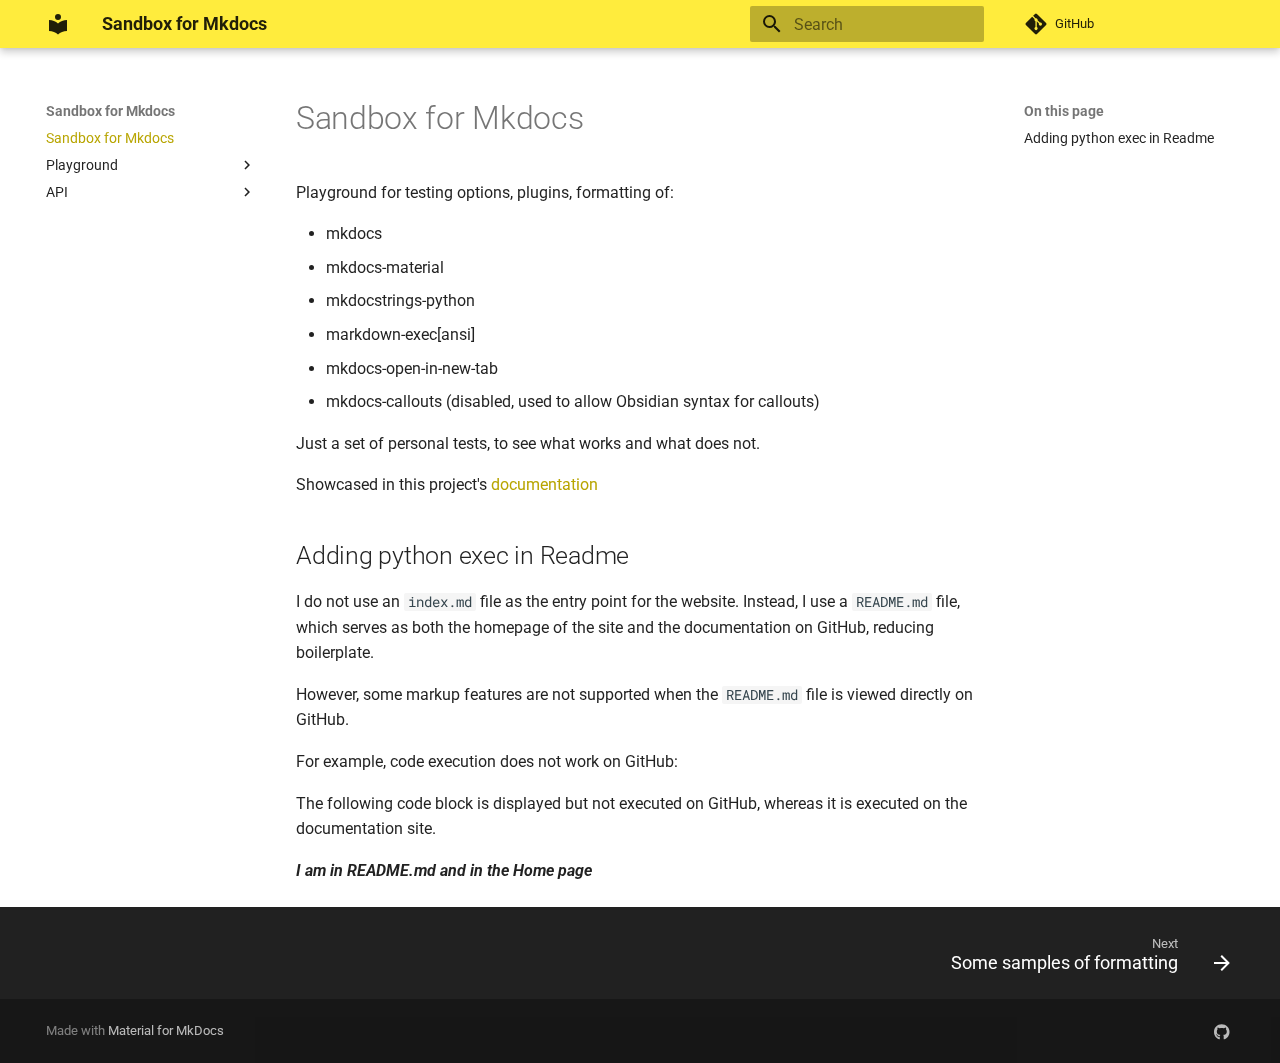
<file: index.html>
<!doctype html>
<html lang="en" class="no-js">
  <head>
    
      <meta charset="utf-8">
      <meta name="viewport" content="width=device-width,initial-scale=1">
      
      
      
      
      
        <link rel="next" href="Playground/">
      
      
      <link rel="icon" href="assets/images/favicon.png">
      <meta name="generator" content="mkdocs-1.6.1, mkdocs-material-9.5.44">
    
    
      
        <title>Sandbox for Mkdocs</title>
      
    
    
      <link rel="stylesheet" href="assets/stylesheets/main.0253249f.min.css">
      
        
        <link rel="stylesheet" href="assets/stylesheets/palette.06af60db.min.css">
      
      


    
    
      
    
    
      
        
        
        <link rel="preconnect" href="https://fonts.gstatic.com" crossorigin>
        <link rel="stylesheet" href="https://fonts.googleapis.com/css?family=Roboto:300,300i,400,400i,700,700i%7CRoboto+Mono:400,400i,700,700i&display=fallback">
        <style>:root{--md-text-font:"Roboto";--md-code-font:"Roboto Mono"}</style>
      
    
    
      <link rel="stylesheet" href="assets/_markdown_exec_pyodide.css">
    
      <link rel="stylesheet" href="assets/_markdown_exec_ansi.css">
    
      <link rel="stylesheet" href="assets/_mkdocstrings.css">
    
      <link rel="stylesheet" href="css/mkdocstrings.css">
    
    <script>__md_scope=new URL(".",location),__md_hash=e=>[...e].reduce(((e,_)=>(e<<5)-e+_.charCodeAt(0)),0),__md_get=(e,_=localStorage,t=__md_scope)=>JSON.parse(_.getItem(t.pathname+"."+e)),__md_set=(e,_,t=localStorage,a=__md_scope)=>{try{t.setItem(a.pathname+"."+e,JSON.stringify(_))}catch(e){}}</script>
    
      

    
    
    
  </head>
  
  
    
    
    
    
    
    <body dir="ltr" data-md-color-scheme="default" data-md-color-primary="yellow" data-md-color-accent="indigo">
  
    
    <input class="md-toggle" data-md-toggle="drawer" type="checkbox" id="__drawer" autocomplete="off">
    <input class="md-toggle" data-md-toggle="search" type="checkbox" id="__search" autocomplete="off">
    <label class="md-overlay" for="__drawer"></label>
    <div data-md-component="skip">
      
        
        <a href="#adding-python-exec-in-readme" class="md-skip">
          Skip to content
        </a>
      
    </div>
    <div data-md-component="announce">
      
    </div>
    
    
      

  

<header class="md-header md-header--shadow md-header--lifted" data-md-component="header">
  <nav class="md-header__inner md-grid" aria-label="Header">
    <a href="." title="Sandbox for Mkdocs" class="md-header__button md-logo" aria-label="Sandbox for Mkdocs" data-md-component="logo">
      
  
  <svg xmlns="http://www.w3.org/2000/svg" viewBox="0 0 24 24"><path d="M12 8a3 3 0 0 0 3-3 3 3 0 0 0-3-3 3 3 0 0 0-3 3 3 3 0 0 0 3 3m0 3.54C9.64 9.35 6.5 8 3 8v11c3.5 0 6.64 1.35 9 3.54 2.36-2.19 5.5-3.54 9-3.54V8c-3.5 0-6.64 1.35-9 3.54"/></svg>

    </a>
    <label class="md-header__button md-icon" for="__drawer">
      
      <svg xmlns="http://www.w3.org/2000/svg" viewBox="0 0 24 24"><path d="M3 6h18v2H3zm0 5h18v2H3zm0 5h18v2H3z"/></svg>
    </label>
    <div class="md-header__title" data-md-component="header-title">
      <div class="md-header__ellipsis">
        <div class="md-header__topic">
          <span class="md-ellipsis">
            Sandbox for Mkdocs
          </span>
        </div>
        <div class="md-header__topic" data-md-component="header-topic">
          <span class="md-ellipsis">
            
              Sandbox for Mkdocs
            
          </span>
        </div>
      </div>
    </div>
    
      
    
    
    
    
      <label class="md-header__button md-icon" for="__search">
        
        <svg xmlns="http://www.w3.org/2000/svg" viewBox="0 0 24 24"><path d="M9.5 3A6.5 6.5 0 0 1 16 9.5c0 1.61-.59 3.09-1.56 4.23l.27.27h.79l5 5-1.5 1.5-5-5v-.79l-.27-.27A6.52 6.52 0 0 1 9.5 16 6.5 6.5 0 0 1 3 9.5 6.5 6.5 0 0 1 9.5 3m0 2C7 5 5 7 5 9.5S7 14 9.5 14 14 12 14 9.5 12 5 9.5 5"/></svg>
      </label>
      <div class="md-search" data-md-component="search" role="dialog">
  <label class="md-search__overlay" for="__search"></label>
  <div class="md-search__inner" role="search">
    <form class="md-search__form" name="search">
      <input type="text" class="md-search__input" name="query" aria-label="Search" placeholder="Search" autocapitalize="off" autocorrect="off" autocomplete="off" spellcheck="false" data-md-component="search-query" required>
      <label class="md-search__icon md-icon" for="__search">
        
        <svg xmlns="http://www.w3.org/2000/svg" viewBox="0 0 24 24"><path d="M9.5 3A6.5 6.5 0 0 1 16 9.5c0 1.61-.59 3.09-1.56 4.23l.27.27h.79l5 5-1.5 1.5-5-5v-.79l-.27-.27A6.52 6.52 0 0 1 9.5 16 6.5 6.5 0 0 1 3 9.5 6.5 6.5 0 0 1 9.5 3m0 2C7 5 5 7 5 9.5S7 14 9.5 14 14 12 14 9.5 12 5 9.5 5"/></svg>
        
        <svg xmlns="http://www.w3.org/2000/svg" viewBox="0 0 24 24"><path d="M20 11v2H8l5.5 5.5-1.42 1.42L4.16 12l7.92-7.92L13.5 5.5 8 11z"/></svg>
      </label>
      <nav class="md-search__options" aria-label="Search">
        
        <button type="reset" class="md-search__icon md-icon" title="Clear" aria-label="Clear" tabindex="-1">
          
          <svg xmlns="http://www.w3.org/2000/svg" viewBox="0 0 24 24"><path d="M19 6.41 17.59 5 12 10.59 6.41 5 5 6.41 10.59 12 5 17.59 6.41 19 12 13.41 17.59 19 19 17.59 13.41 12z"/></svg>
        </button>
      </nav>
      
        <div class="md-search__suggest" data-md-component="search-suggest"></div>
      
    </form>
    <div class="md-search__output">
      <div class="md-search__scrollwrap" tabindex="0" data-md-scrollfix>
        <div class="md-search-result" data-md-component="search-result">
          <div class="md-search-result__meta">
            Initializing search
          </div>
          <ol class="md-search-result__list" role="presentation"></ol>
        </div>
      </div>
    </div>
  </div>
</div>
    
    
      <div class="md-header__source">
        <a href="https://github.com/lennon-c/SandBox_Mkdocs" title="Go to repository" class="md-source" data-md-component="source">
  <div class="md-source__icon md-icon">
    
    <svg xmlns="http://www.w3.org/2000/svg" viewBox="0 0 448 512"><!--! Font Awesome Free 6.6.0 by @fontawesome - https://fontawesome.com License - https://fontawesome.com/license/free (Icons: CC BY 4.0, Fonts: SIL OFL 1.1, Code: MIT License) Copyright 2024 Fonticons, Inc.--><path d="M439.55 236.05 244 40.45a28.87 28.87 0 0 0-40.81 0l-40.66 40.63 51.52 51.52c27.06-9.14 52.68 16.77 43.39 43.68l49.66 49.66c34.23-11.8 61.18 31 35.47 56.69-26.49 26.49-70.21-2.87-56-37.34L240.22 199v121.85c25.3 12.54 22.26 41.85 9.08 55a34.34 34.34 0 0 1-48.55 0c-17.57-17.6-11.07-46.91 11.25-56v-123c-20.8-8.51-24.6-30.74-18.64-45L142.57 101 8.45 235.14a28.86 28.86 0 0 0 0 40.81l195.61 195.6a28.86 28.86 0 0 0 40.8 0l194.69-194.69a28.86 28.86 0 0 0 0-40.81"/></svg>
  </div>
  <div class="md-source__repository">
    GitHub
  </div>
</a>
      </div>
    
  </nav>
  
    
  
</header>
    
    <div class="md-container" data-md-component="container">
      
      
        
      
      <main class="md-main" data-md-component="main">
        <div class="md-main__inner md-grid">
          
            
              
              <div class="md-sidebar md-sidebar--primary" data-md-component="sidebar" data-md-type="navigation" >
                <div class="md-sidebar__scrollwrap">
                  <div class="md-sidebar__inner">
                    



<nav class="md-nav md-nav--primary" aria-label="Navigation" data-md-level="0">
  <label class="md-nav__title" for="__drawer">
    <a href="." title="Sandbox for Mkdocs" class="md-nav__button md-logo" aria-label="Sandbox for Mkdocs" data-md-component="logo">
      
  
  <svg xmlns="http://www.w3.org/2000/svg" viewBox="0 0 24 24"><path d="M12 8a3 3 0 0 0 3-3 3 3 0 0 0-3-3 3 3 0 0 0-3 3 3 3 0 0 0 3 3m0 3.54C9.64 9.35 6.5 8 3 8v11c3.5 0 6.64 1.35 9 3.54 2.36-2.19 5.5-3.54 9-3.54V8c-3.5 0-6.64 1.35-9 3.54"/></svg>

    </a>
    Sandbox for Mkdocs
  </label>
  
    <div class="md-nav__source">
      <a href="https://github.com/lennon-c/SandBox_Mkdocs" title="Go to repository" class="md-source" data-md-component="source">
  <div class="md-source__icon md-icon">
    
    <svg xmlns="http://www.w3.org/2000/svg" viewBox="0 0 448 512"><!--! Font Awesome Free 6.6.0 by @fontawesome - https://fontawesome.com License - https://fontawesome.com/license/free (Icons: CC BY 4.0, Fonts: SIL OFL 1.1, Code: MIT License) Copyright 2024 Fonticons, Inc.--><path d="M439.55 236.05 244 40.45a28.87 28.87 0 0 0-40.81 0l-40.66 40.63 51.52 51.52c27.06-9.14 52.68 16.77 43.39 43.68l49.66 49.66c34.23-11.8 61.18 31 35.47 56.69-26.49 26.49-70.21-2.87-56-37.34L240.22 199v121.85c25.3 12.54 22.26 41.85 9.08 55a34.34 34.34 0 0 1-48.55 0c-17.57-17.6-11.07-46.91 11.25-56v-123c-20.8-8.51-24.6-30.74-18.64-45L142.57 101 8.45 235.14a28.86 28.86 0 0 0 0 40.81l195.61 195.6a28.86 28.86 0 0 0 40.8 0l194.69-194.69a28.86 28.86 0 0 0 0-40.81"/></svg>
  </div>
  <div class="md-source__repository">
    GitHub
  </div>
</a>
    </div>
  
  <ul class="md-nav__list" data-md-scrollfix>
    
      
      
  
  
    
  
  
  
    <li class="md-nav__item md-nav__item--active">
      
      <input class="md-nav__toggle md-toggle" type="checkbox" id="__toc">
      
      
      
        <label class="md-nav__link md-nav__link--active" for="__toc">
          
  
  <span class="md-ellipsis">
    Sandbox for Mkdocs
  </span>
  

          <span class="md-nav__icon md-icon"></span>
        </label>
      
      <a href="." class="md-nav__link md-nav__link--active">
        
  
  <span class="md-ellipsis">
    Sandbox for Mkdocs
  </span>
  

      </a>
      
        

  

<nav class="md-nav md-nav--secondary" aria-label="On this page">
  
  
  
  
    <label class="md-nav__title" for="__toc">
      <span class="md-nav__icon md-icon"></span>
      On this page
    </label>
    <ul class="md-nav__list" data-md-component="toc" data-md-scrollfix>
      
        <li class="md-nav__item">
  <a href="#adding-python-exec-in-readme" class="md-nav__link">
    <span class="md-ellipsis">
      Adding python exec in Readme
    </span>
  </a>
  
</li>
      
    </ul>
  
</nav>
      
    </li>
  

    
      
      
  
  
  
  
    
    
      
        
          
        
      
        
      
        
      
        
      
        
      
        
      
    
    
    
    <li class="md-nav__item md-nav__item--nested">
      
        
        
        <input class="md-nav__toggle md-toggle " type="checkbox" id="__nav_2" >
        
          
          
          <div class="md-nav__link md-nav__container">
            <a href="Playground/" class="md-nav__link ">
              
  
  <span class="md-ellipsis">
    Playground
  </span>
  

            </a>
            
              
              <label class="md-nav__link " for="__nav_2" id="__nav_2_label" tabindex="0">
                <span class="md-nav__icon md-icon"></span>
              </label>
            
          </div>
        
        <nav class="md-nav" data-md-level="1" aria-labelledby="__nav_2_label" aria-expanded="false">
          <label class="md-nav__title" for="__nav_2">
            <span class="md-nav__icon md-icon"></span>
            Playground
          </label>
          <ul class="md-nav__list" data-md-scrollfix>
            
              
            
              
                
  
  
  
  
    <li class="md-nav__item">
      <a href="Playground/formatting/" class="md-nav__link">
        
  
  <span class="md-ellipsis">
    Formatting
  </span>
  

      </a>
    </li>
  

              
            
              
                
  
  
  
  
    <li class="md-nav__item">
      <a href="Playground/code%20execution/" class="md-nav__link">
        
  
  <span class="md-ellipsis">
    Code execution
  </span>
  

      </a>
    </li>
  

              
            
              
                
  
  
  
  
    <li class="md-nav__item">
      <a href="Playground/pyodide/" class="md-nav__link">
        
  
  <span class="md-ellipsis">
    Pyodide
  </span>
  

      </a>
    </li>
  

              
            
              
                
  
  
  
  
    <li class="md-nav__item">
      <a href="Playground/links/" class="md-nav__link">
        
  
  <span class="md-ellipsis">
    Playing with links
  </span>
  

      </a>
    </li>
  

              
            
              
                
  
  
  
  
    <li class="md-nav__item">
      <a href="Playground/GitHub%20actions/" class="md-nav__link">
        
  
  <span class="md-ellipsis">
    GitHub actions
  </span>
  

      </a>
    </li>
  

              
            
          </ul>
        </nav>
      
    </li>
  

    
      
      
  
  
  
  
    
    
      
        
          
        
      
        
      
        
      
        
      
    
    
    
    <li class="md-nav__item md-nav__item--nested">
      
        
        
        <input class="md-nav__toggle md-toggle " type="checkbox" id="__nav_3" >
        
          
          
          <div class="md-nav__link md-nav__container">
            <a href="API/" class="md-nav__link ">
              
  
  <span class="md-ellipsis">
    API
  </span>
  

            </a>
            
              
              <label class="md-nav__link " for="__nav_3" id="__nav_3_label" tabindex="0">
                <span class="md-nav__icon md-icon"></span>
              </label>
            
          </div>
        
        <nav class="md-nav" data-md-level="1" aria-labelledby="__nav_3_label" aria-expanded="false">
          <label class="md-nav__title" for="__nav_3">
            <span class="md-nav__icon md-icon"></span>
            API
          </label>
          <ul class="md-nav__list" data-md-scrollfix>
            
              
            
              
                
  
  
  
  
    <li class="md-nav__item">
      <a href="API/calculations/" class="md-nav__link">
        
  
  <span class="md-ellipsis">
    Calculations
  </span>
  

      </a>
    </li>
  

              
            
              
                
  
  
  
  
    <li class="md-nav__item">
      <a href="API/sandbox/" class="md-nav__link">
        
  
  <span class="md-ellipsis">
    Sandbox
  </span>
  

      </a>
    </li>
  

              
            
              
                
  
  
  
  
    <li class="md-nav__item">
      <a href="API/prints/" class="md-nav__link">
        
  
  <span class="md-ellipsis">
    Prints
  </span>
  

      </a>
    </li>
  

              
            
          </ul>
        </nav>
      
    </li>
  

    
  </ul>
</nav>
                  </div>
                </div>
              </div>
            
            
              
              <div class="md-sidebar md-sidebar--secondary" data-md-component="sidebar" data-md-type="toc" >
                <div class="md-sidebar__scrollwrap">
                  <div class="md-sidebar__inner">
                    

  

<nav class="md-nav md-nav--secondary" aria-label="On this page">
  
  
  
  
    <label class="md-nav__title" for="__toc">
      <span class="md-nav__icon md-icon"></span>
      On this page
    </label>
    <ul class="md-nav__list" data-md-component="toc" data-md-scrollfix>
      
        <li class="md-nav__item">
  <a href="#adding-python-exec-in-readme" class="md-nav__link">
    <span class="md-ellipsis">
      Adding python exec in Readme
    </span>
  </a>
  
</li>
      
    </ul>
  
</nav>
                  </div>
                </div>
              </div>
            
          
          
            <div class="md-content" data-md-component="content">
              <article class="md-content__inner md-typeset">
                
                  

  
  


  <h1>Sandbox for Mkdocs</h1>

<p>Playground for testing options, plugins, formatting of:</p>
<ul>
<li>mkdocs</li>
<li>mkdocs-material </li>
<li>mkdocstrings-python</li>
<li>markdown-exec[ansi]</li>
<li>mkdocs-open-in-new-tab</li>
<li>mkdocs-callouts (disabled, used to allow Obsidian syntax for callouts)</li>
</ul>
<p>Just a set of personal tests, to see what works and what does not. </p>
<p>Showcased in this project's <a href="https://lennon-c.github.io/SandBox_Mkdocs/">documentation</a></p>
<h2 id="adding-python-exec-in-readme">Adding python exec in Readme<a class="headerlink" href="#adding-python-exec-in-readme" title="Permanent link">&para;</a></h2>
<p>I do not use an <code>index.md</code> file as the entry point for the website. Instead, I use a <code>README.md</code> file, which serves as both the homepage of the site and the documentation on GitHub, reducing boilerplate.</p>
<p>However, some markup features are not supported when the <code>README.md</code> file is viewed directly on GitHub.</p>
<p>For example, code execution does not work on GitHub:</p>
<p>The following code block is displayed but not executed on GitHub, whereas it is executed on the documentation site.</p>
<p><strong><em>I am in README.md and in the Home page</em></strong></p>












                
              </article>
            </div>
          
          
  <script>var tabs=__md_get("__tabs");if(Array.isArray(tabs))e:for(var set of document.querySelectorAll(".tabbed-set")){var labels=set.querySelector(".tabbed-labels");for(var tab of tabs)for(var label of labels.getElementsByTagName("label"))if(label.innerText.trim()===tab){var input=document.getElementById(label.htmlFor);input.checked=!0;continue e}}</script>

<script>var target=document.getElementById(location.hash.slice(1));target&&target.name&&(target.checked=target.name.startsWith("__tabbed_"))</script>
        </div>
        
          <button type="button" class="md-top md-icon" data-md-component="top" hidden>
  
  <svg xmlns="http://www.w3.org/2000/svg" viewBox="0 0 24 24"><path d="M13 20h-2V8l-5.5 5.5-1.42-1.42L12 4.16l7.92 7.92-1.42 1.42L13 8z"/></svg>
  Back to top
</button>
        
      </main>
      
        <footer class="md-footer">
  
    
      
      <nav class="md-footer__inner md-grid" aria-label="Footer" >
        
        
          
          <a href="Playground/" class="md-footer__link md-footer__link--next" aria-label="Next: Some samples of formatting">
            <div class="md-footer__title">
              <span class="md-footer__direction">
                Next
              </span>
              <div class="md-ellipsis">
                Some samples of formatting
              </div>
            </div>
            <div class="md-footer__button md-icon">
              
              <svg xmlns="http://www.w3.org/2000/svg" viewBox="0 0 24 24"><path d="M4 11v2h12l-5.5 5.5 1.42 1.42L19.84 12l-7.92-7.92L10.5 5.5 16 11z"/></svg>
            </div>
          </a>
        
      </nav>
    
  
  <div class="md-footer-meta md-typeset">
    <div class="md-footer-meta__inner md-grid">
      <div class="md-copyright">
  
  
    Made with
    <a href="https://squidfunk.github.io/mkdocs-material/" target="_blank" rel="noopener">
      Material for MkDocs
    </a>
  
</div>
      
        <div class="md-social">
  
    
    
    
    
      
      
    
    <a href="https://github.com/lennon-c/" target="_blank" rel="noopener" title="github.com" class="md-social__link">
      <svg xmlns="http://www.w3.org/2000/svg" viewBox="0 0 496 512"><!--! Font Awesome Free 6.6.0 by @fontawesome - https://fontawesome.com License - https://fontawesome.com/license/free (Icons: CC BY 4.0, Fonts: SIL OFL 1.1, Code: MIT License) Copyright 2024 Fonticons, Inc.--><path d="M165.9 397.4c0 2-2.3 3.6-5.2 3.6-3.3.3-5.6-1.3-5.6-3.6 0-2 2.3-3.6 5.2-3.6 3-.3 5.6 1.3 5.6 3.6m-31.1-4.5c-.7 2 1.3 4.3 4.3 4.9 2.6 1 5.6 0 6.2-2s-1.3-4.3-4.3-5.2c-2.6-.7-5.5.3-6.2 2.3m44.2-1.7c-2.9.7-4.9 2.6-4.6 4.9.3 2 2.9 3.3 5.9 2.6 2.9-.7 4.9-2.6 4.6-4.6-.3-1.9-3-3.2-5.9-2.9M244.8 8C106.1 8 0 113.3 0 252c0 110.9 69.8 205.8 169.5 239.2 12.8 2.3 17.3-5.6 17.3-12.1 0-6.2-.3-40.4-.3-61.4 0 0-70 15-84.7-29.8 0 0-11.4-29.1-27.8-36.6 0 0-22.9-15.7 1.6-15.4 0 0 24.9 2 38.6 25.8 21.9 38.6 58.6 27.5 72.9 20.9 2.3-16 8.8-27.1 16-33.7-55.9-6.2-112.3-14.3-112.3-110.5 0-27.5 7.6-41.3 23.6-58.9-2.6-6.5-11.1-33.3 2.6-67.9 20.9-6.5 69 27 69 27 20-5.6 41.5-8.5 62.8-8.5s42.8 2.9 62.8 8.5c0 0 48.1-33.6 69-27 13.7 34.7 5.2 61.4 2.6 67.9 16 17.7 25.8 31.5 25.8 58.9 0 96.5-58.9 104.2-114.8 110.5 9.2 7.9 17 22.9 17 46.4 0 33.7-.3 75.4-.3 83.6 0 6.5 4.6 14.4 17.3 12.1C428.2 457.8 496 362.9 496 252 496 113.3 383.5 8 244.8 8M97.2 352.9c-1.3 1-1 3.3.7 5.2 1.6 1.6 3.9 2.3 5.2 1 1.3-1 1-3.3-.7-5.2-1.6-1.6-3.9-2.3-5.2-1m-10.8-8.1c-.7 1.3.3 2.9 2.3 3.9 1.6 1 3.6.7 4.3-.7.7-1.3-.3-2.9-2.3-3.9-2-.6-3.6-.3-4.3.7m32.4 35.6c-1.6 1.3-1 4.3 1.3 6.2 2.3 2.3 5.2 2.6 6.5 1 1.3-1.3.7-4.3-1.3-6.2-2.2-2.3-5.2-2.6-6.5-1m-11.4-14.7c-1.6 1-1.6 3.6 0 5.9s4.3 3.3 5.6 2.3c1.6-1.3 1.6-3.9 0-6.2-1.4-2.3-4-3.3-5.6-2"/></svg>
    </a>
  
</div>
      
    </div>
  </div>
</footer>
      
    </div>
    <div class="md-dialog" data-md-component="dialog">
      <div class="md-dialog__inner md-typeset"></div>
    </div>
    
    
    <script id="__config" type="application/json">{"base": ".", "features": ["content.code.copy", "content.tabs.link", "navigation.tabs.sticky", "navigation.footer", "navigation.indexes", "toc.follow", "search.suggest", "search.highlight", "navigation.top"], "search": "assets/javascripts/workers/search.6ce7567c.min.js", "translations": {"clipboard.copied": "Copied to clipboard", "clipboard.copy": "Copy to clipboard", "search.result.more.one": "1 more on this page", "search.result.more.other": "# more on this page", "search.result.none": "No matching documents", "search.result.one": "1 matching document", "search.result.other": "# matching documents", "search.result.placeholder": "Type to start searching", "search.result.term.missing": "Missing", "select.version": "Select version"}}</script>
    
    
      <script src="assets/javascripts/bundle.83f73b43.min.js"></script>
      
        <script src="assets/_markdown_exec_pyodide.js"></script>
      
        <script src="js/open_in_new_tab.js"></script>
      
    
  </body>
</html>
</file>
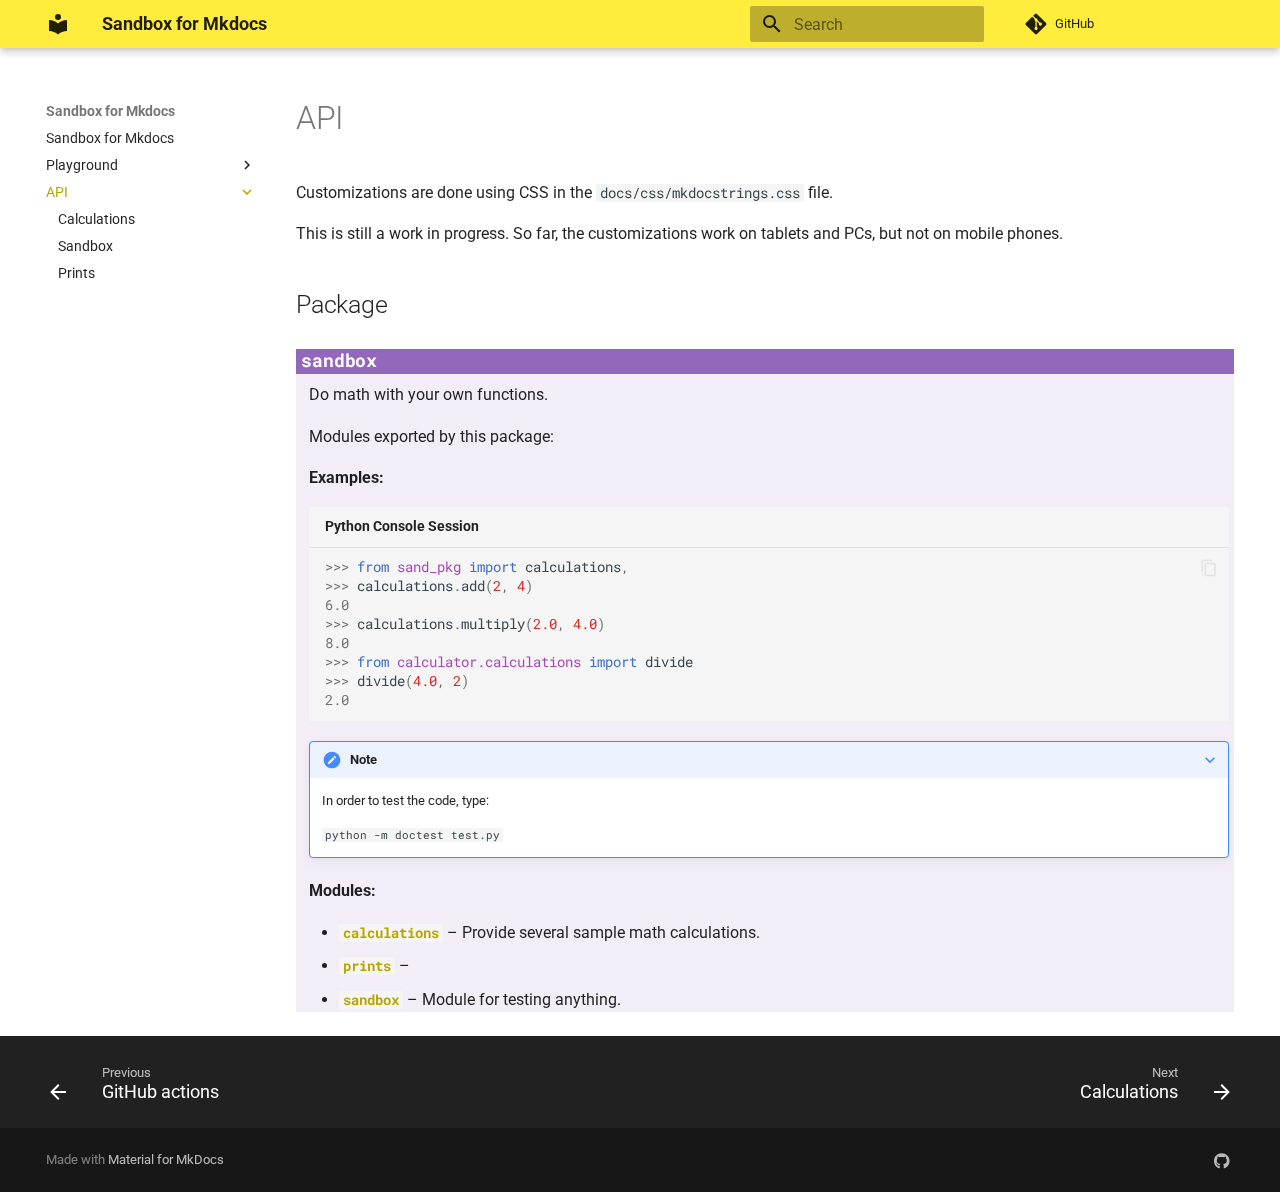
<file: API/index.html>
<!doctype html>
<html lang="en" class="no-js">
  <head>
    
      <meta charset="utf-8">
      <meta name="viewport" content="width=device-width,initial-scale=1">
      
      
      
      
        <link rel="prev" href="../Playground/GitHub%20actions/">
      
      
        <link rel="next" href="calculations/">
      
      
      <link rel="icon" href="../assets/images/favicon.png">
      <meta name="generator" content="mkdocs-1.6.1, mkdocs-material-9.5.44">
    
    
      
        <title>API - Sandbox for Mkdocs</title>
      
    
    
      <link rel="stylesheet" href="../assets/stylesheets/main.0253249f.min.css">
      
        
        <link rel="stylesheet" href="../assets/stylesheets/palette.06af60db.min.css">
      
      


    
    
      
    
    
      
        
        
        <link rel="preconnect" href="https://fonts.gstatic.com" crossorigin>
        <link rel="stylesheet" href="https://fonts.googleapis.com/css?family=Roboto:300,300i,400,400i,700,700i%7CRoboto+Mono:400,400i,700,700i&display=fallback">
        <style>:root{--md-text-font:"Roboto";--md-code-font:"Roboto Mono"}</style>
      
    
    
      <link rel="stylesheet" href="../assets/_markdown_exec_pyodide.css">
    
      <link rel="stylesheet" href="../assets/_markdown_exec_ansi.css">
    
      <link rel="stylesheet" href="../assets/_mkdocstrings.css">
    
      <link rel="stylesheet" href="../css/mkdocstrings.css">
    
    <script>__md_scope=new URL("..",location),__md_hash=e=>[...e].reduce(((e,_)=>(e<<5)-e+_.charCodeAt(0)),0),__md_get=(e,_=localStorage,t=__md_scope)=>JSON.parse(_.getItem(t.pathname+"."+e)),__md_set=(e,_,t=localStorage,a=__md_scope)=>{try{t.setItem(a.pathname+"."+e,JSON.stringify(_))}catch(e){}}</script>
    
      

    
    
    
  </head>
  
  
    
    
    
    
    
    <body dir="ltr" data-md-color-scheme="default" data-md-color-primary="yellow" data-md-color-accent="indigo">
  
    
    <input class="md-toggle" data-md-toggle="drawer" type="checkbox" id="__drawer" autocomplete="off">
    <input class="md-toggle" data-md-toggle="search" type="checkbox" id="__search" autocomplete="off">
    <label class="md-overlay" for="__drawer"></label>
    <div data-md-component="skip">
      
        
        <a href="#package" class="md-skip">
          Skip to content
        </a>
      
    </div>
    <div data-md-component="announce">
      
    </div>
    
    
      

  

<header class="md-header md-header--shadow md-header--lifted" data-md-component="header">
  <nav class="md-header__inner md-grid" aria-label="Header">
    <a href=".." title="Sandbox for Mkdocs" class="md-header__button md-logo" aria-label="Sandbox for Mkdocs" data-md-component="logo">
      
  
  <svg xmlns="http://www.w3.org/2000/svg" viewBox="0 0 24 24"><path d="M12 8a3 3 0 0 0 3-3 3 3 0 0 0-3-3 3 3 0 0 0-3 3 3 3 0 0 0 3 3m0 3.54C9.64 9.35 6.5 8 3 8v11c3.5 0 6.64 1.35 9 3.54 2.36-2.19 5.5-3.54 9-3.54V8c-3.5 0-6.64 1.35-9 3.54"/></svg>

    </a>
    <label class="md-header__button md-icon" for="__drawer">
      
      <svg xmlns="http://www.w3.org/2000/svg" viewBox="0 0 24 24"><path d="M3 6h18v2H3zm0 5h18v2H3zm0 5h18v2H3z"/></svg>
    </label>
    <div class="md-header__title" data-md-component="header-title">
      <div class="md-header__ellipsis">
        <div class="md-header__topic">
          <span class="md-ellipsis">
            Sandbox for Mkdocs
          </span>
        </div>
        <div class="md-header__topic" data-md-component="header-topic">
          <span class="md-ellipsis">
            
              API
            
          </span>
        </div>
      </div>
    </div>
    
      
    
    
    
    
      <label class="md-header__button md-icon" for="__search">
        
        <svg xmlns="http://www.w3.org/2000/svg" viewBox="0 0 24 24"><path d="M9.5 3A6.5 6.5 0 0 1 16 9.5c0 1.61-.59 3.09-1.56 4.23l.27.27h.79l5 5-1.5 1.5-5-5v-.79l-.27-.27A6.52 6.52 0 0 1 9.5 16 6.5 6.5 0 0 1 3 9.5 6.5 6.5 0 0 1 9.5 3m0 2C7 5 5 7 5 9.5S7 14 9.5 14 14 12 14 9.5 12 5 9.5 5"/></svg>
      </label>
      <div class="md-search" data-md-component="search" role="dialog">
  <label class="md-search__overlay" for="__search"></label>
  <div class="md-search__inner" role="search">
    <form class="md-search__form" name="search">
      <input type="text" class="md-search__input" name="query" aria-label="Search" placeholder="Search" autocapitalize="off" autocorrect="off" autocomplete="off" spellcheck="false" data-md-component="search-query" required>
      <label class="md-search__icon md-icon" for="__search">
        
        <svg xmlns="http://www.w3.org/2000/svg" viewBox="0 0 24 24"><path d="M9.5 3A6.5 6.5 0 0 1 16 9.5c0 1.61-.59 3.09-1.56 4.23l.27.27h.79l5 5-1.5 1.5-5-5v-.79l-.27-.27A6.52 6.52 0 0 1 9.5 16 6.5 6.5 0 0 1 3 9.5 6.5 6.5 0 0 1 9.5 3m0 2C7 5 5 7 5 9.5S7 14 9.5 14 14 12 14 9.5 12 5 9.5 5"/></svg>
        
        <svg xmlns="http://www.w3.org/2000/svg" viewBox="0 0 24 24"><path d="M20 11v2H8l5.5 5.5-1.42 1.42L4.16 12l7.92-7.92L13.5 5.5 8 11z"/></svg>
      </label>
      <nav class="md-search__options" aria-label="Search">
        
        <button type="reset" class="md-search__icon md-icon" title="Clear" aria-label="Clear" tabindex="-1">
          
          <svg xmlns="http://www.w3.org/2000/svg" viewBox="0 0 24 24"><path d="M19 6.41 17.59 5 12 10.59 6.41 5 5 6.41 10.59 12 5 17.59 6.41 19 12 13.41 17.59 19 19 17.59 13.41 12z"/></svg>
        </button>
      </nav>
      
        <div class="md-search__suggest" data-md-component="search-suggest"></div>
      
    </form>
    <div class="md-search__output">
      <div class="md-search__scrollwrap" tabindex="0" data-md-scrollfix>
        <div class="md-search-result" data-md-component="search-result">
          <div class="md-search-result__meta">
            Initializing search
          </div>
          <ol class="md-search-result__list" role="presentation"></ol>
        </div>
      </div>
    </div>
  </div>
</div>
    
    
      <div class="md-header__source">
        <a href="https://github.com/lennon-c/SandBox_Mkdocs" title="Go to repository" class="md-source" data-md-component="source">
  <div class="md-source__icon md-icon">
    
    <svg xmlns="http://www.w3.org/2000/svg" viewBox="0 0 448 512"><!--! Font Awesome Free 6.6.0 by @fontawesome - https://fontawesome.com License - https://fontawesome.com/license/free (Icons: CC BY 4.0, Fonts: SIL OFL 1.1, Code: MIT License) Copyright 2024 Fonticons, Inc.--><path d="M439.55 236.05 244 40.45a28.87 28.87 0 0 0-40.81 0l-40.66 40.63 51.52 51.52c27.06-9.14 52.68 16.77 43.39 43.68l49.66 49.66c34.23-11.8 61.18 31 35.47 56.69-26.49 26.49-70.21-2.87-56-37.34L240.22 199v121.85c25.3 12.54 22.26 41.85 9.08 55a34.34 34.34 0 0 1-48.55 0c-17.57-17.6-11.07-46.91 11.25-56v-123c-20.8-8.51-24.6-30.74-18.64-45L142.57 101 8.45 235.14a28.86 28.86 0 0 0 0 40.81l195.61 195.6a28.86 28.86 0 0 0 40.8 0l194.69-194.69a28.86 28.86 0 0 0 0-40.81"/></svg>
  </div>
  <div class="md-source__repository">
    GitHub
  </div>
</a>
      </div>
    
  </nav>
  
    
  
</header>
    
    <div class="md-container" data-md-component="container">
      
      
        
      
      <main class="md-main" data-md-component="main">
        <div class="md-main__inner md-grid">
          
            
              
                
              
              <div class="md-sidebar md-sidebar--primary" data-md-component="sidebar" data-md-type="navigation" >
                <div class="md-sidebar__scrollwrap">
                  <div class="md-sidebar__inner">
                    



<nav class="md-nav md-nav--primary" aria-label="Navigation" data-md-level="0">
  <label class="md-nav__title" for="__drawer">
    <a href=".." title="Sandbox for Mkdocs" class="md-nav__button md-logo" aria-label="Sandbox for Mkdocs" data-md-component="logo">
      
  
  <svg xmlns="http://www.w3.org/2000/svg" viewBox="0 0 24 24"><path d="M12 8a3 3 0 0 0 3-3 3 3 0 0 0-3-3 3 3 0 0 0-3 3 3 3 0 0 0 3 3m0 3.54C9.64 9.35 6.5 8 3 8v11c3.5 0 6.64 1.35 9 3.54 2.36-2.19 5.5-3.54 9-3.54V8c-3.5 0-6.64 1.35-9 3.54"/></svg>

    </a>
    Sandbox for Mkdocs
  </label>
  
    <div class="md-nav__source">
      <a href="https://github.com/lennon-c/SandBox_Mkdocs" title="Go to repository" class="md-source" data-md-component="source">
  <div class="md-source__icon md-icon">
    
    <svg xmlns="http://www.w3.org/2000/svg" viewBox="0 0 448 512"><!--! Font Awesome Free 6.6.0 by @fontawesome - https://fontawesome.com License - https://fontawesome.com/license/free (Icons: CC BY 4.0, Fonts: SIL OFL 1.1, Code: MIT License) Copyright 2024 Fonticons, Inc.--><path d="M439.55 236.05 244 40.45a28.87 28.87 0 0 0-40.81 0l-40.66 40.63 51.52 51.52c27.06-9.14 52.68 16.77 43.39 43.68l49.66 49.66c34.23-11.8 61.18 31 35.47 56.69-26.49 26.49-70.21-2.87-56-37.34L240.22 199v121.85c25.3 12.54 22.26 41.85 9.08 55a34.34 34.34 0 0 1-48.55 0c-17.57-17.6-11.07-46.91 11.25-56v-123c-20.8-8.51-24.6-30.74-18.64-45L142.57 101 8.45 235.14a28.86 28.86 0 0 0 0 40.81l195.61 195.6a28.86 28.86 0 0 0 40.8 0l194.69-194.69a28.86 28.86 0 0 0 0-40.81"/></svg>
  </div>
  <div class="md-source__repository">
    GitHub
  </div>
</a>
    </div>
  
  <ul class="md-nav__list" data-md-scrollfix>
    
      
      
  
  
  
  
    <li class="md-nav__item">
      <a href=".." class="md-nav__link">
        
  
  <span class="md-ellipsis">
    Sandbox for Mkdocs
  </span>
  

      </a>
    </li>
  

    
      
      
  
  
  
  
    
    
      
        
          
        
      
        
      
        
      
        
      
        
      
        
      
    
    
    
    <li class="md-nav__item md-nav__item--nested">
      
        
        
        <input class="md-nav__toggle md-toggle " type="checkbox" id="__nav_2" >
        
          
          
          <div class="md-nav__link md-nav__container">
            <a href="../Playground/" class="md-nav__link ">
              
  
  <span class="md-ellipsis">
    Playground
  </span>
  

            </a>
            
              
              <label class="md-nav__link " for="__nav_2" id="__nav_2_label" tabindex="0">
                <span class="md-nav__icon md-icon"></span>
              </label>
            
          </div>
        
        <nav class="md-nav" data-md-level="1" aria-labelledby="__nav_2_label" aria-expanded="false">
          <label class="md-nav__title" for="__nav_2">
            <span class="md-nav__icon md-icon"></span>
            Playground
          </label>
          <ul class="md-nav__list" data-md-scrollfix>
            
              
            
              
                
  
  
  
  
    <li class="md-nav__item">
      <a href="../Playground/formatting/" class="md-nav__link">
        
  
  <span class="md-ellipsis">
    Formatting
  </span>
  

      </a>
    </li>
  

              
            
              
                
  
  
  
  
    <li class="md-nav__item">
      <a href="../Playground/code%20execution/" class="md-nav__link">
        
  
  <span class="md-ellipsis">
    Code execution
  </span>
  

      </a>
    </li>
  

              
            
              
                
  
  
  
  
    <li class="md-nav__item">
      <a href="../Playground/pyodide/" class="md-nav__link">
        
  
  <span class="md-ellipsis">
    Pyodide
  </span>
  

      </a>
    </li>
  

              
            
              
                
  
  
  
  
    <li class="md-nav__item">
      <a href="../Playground/links/" class="md-nav__link">
        
  
  <span class="md-ellipsis">
    Playing with links
  </span>
  

      </a>
    </li>
  

              
            
              
                
  
  
  
  
    <li class="md-nav__item">
      <a href="../Playground/GitHub%20actions/" class="md-nav__link">
        
  
  <span class="md-ellipsis">
    GitHub actions
  </span>
  

      </a>
    </li>
  

              
            
          </ul>
        </nav>
      
    </li>
  

    
      
      
  
  
    
  
  
  
    
    
      
        
          
        
      
        
      
        
      
        
      
    
    
    
    <li class="md-nav__item md-nav__item--active md-nav__item--nested">
      
        
        
        <input class="md-nav__toggle md-toggle " type="checkbox" id="__nav_3" checked>
        
          
          
          <div class="md-nav__link md-nav__container">
            <a href="./" class="md-nav__link md-nav__link--active">
              
  
  <span class="md-ellipsis">
    API
  </span>
  

            </a>
            
              
              <label class="md-nav__link md-nav__link--active" for="__nav_3" id="__nav_3_label" tabindex="0">
                <span class="md-nav__icon md-icon"></span>
              </label>
            
          </div>
        
        <nav class="md-nav" data-md-level="1" aria-labelledby="__nav_3_label" aria-expanded="true">
          <label class="md-nav__title" for="__nav_3">
            <span class="md-nav__icon md-icon"></span>
            API
          </label>
          <ul class="md-nav__list" data-md-scrollfix>
            
              
            
              
                
  
  
  
  
    <li class="md-nav__item">
      <a href="calculations/" class="md-nav__link">
        
  
  <span class="md-ellipsis">
    Calculations
  </span>
  

      </a>
    </li>
  

              
            
              
                
  
  
  
  
    <li class="md-nav__item">
      <a href="sandbox/" class="md-nav__link">
        
  
  <span class="md-ellipsis">
    Sandbox
  </span>
  

      </a>
    </li>
  

              
            
              
                
  
  
  
  
    <li class="md-nav__item">
      <a href="prints/" class="md-nav__link">
        
  
  <span class="md-ellipsis">
    Prints
  </span>
  

      </a>
    </li>
  

              
            
          </ul>
        </nav>
      
    </li>
  

    
  </ul>
</nav>
                  </div>
                </div>
              </div>
            
            
              
                
              
              <div class="md-sidebar md-sidebar--secondary" data-md-component="sidebar" data-md-type="toc" hidden>
                <div class="md-sidebar__scrollwrap">
                  <div class="md-sidebar__inner">
                    

  

<nav class="md-nav md-nav--secondary" aria-label="On this page">
  
  
  
  
    <label class="md-nav__title" for="__toc">
      <span class="md-nav__icon md-icon"></span>
      On this page
    </label>
    <ul class="md-nav__list" data-md-component="toc" data-md-scrollfix>
      
        <li class="md-nav__item">
  <a href="#package" class="md-nav__link">
    <span class="md-ellipsis">
      Package
    </span>
  </a>
  
</li>
      
        <li class="md-nav__item">
  <a href="#sandbox" class="md-nav__link">
    <span class="md-ellipsis">
      <code class="doc-symbol doc-symbol-toc doc-symbol-module"></code>&nbsp;sandbox
    </span>
  </a>
  
</li>
      
    </ul>
  
</nav>
                  </div>
                </div>
              </div>
            
          
          
            <div class="md-content" data-md-component="content">
              <article class="md-content__inner md-typeset">
                
                  

  
  


  <h1>API</h1>

<p>Customizations are done using CSS in the <code>docs/css/mkdocstrings.css</code> file.</p>
<p>This is still a work in progress. So far, the customizations work on tablets and PCs, but not on mobile phones.</p>
<h2 id="package">Package<a class="headerlink" href="#package" title="Permanent link">&para;</a></h2>


<div class="doc doc-object doc-module">



<h2 id="sandbox" class="doc doc-heading">
            <code>sandbox</code>


<a href="#sandbox" class="headerlink" title="Permanent link">&para;</a></h2>

    <div class="doc doc-contents first">

        <p>Do math with your own functions.</p>
<p>Modules exported by this package:</p>


<p><span class="doc-section-title">Examples:</span></p>
    <div class="language-pycon highlight"><span class="filename">Python Console Session</span><pre><span></span><code><span class="gp">&gt;&gt;&gt; </span><span class="kn">from</span> <span class="nn">sand_pkg</span> <span class="kn">import</span> <span class="n">calculations</span><span class="p">,</span>  
<span class="gp">&gt;&gt;&gt; </span><span class="n">calculations</span><span class="o">.</span><span class="n">add</span><span class="p">(</span><span class="mi">2</span><span class="p">,</span> <span class="mi">4</span><span class="p">)</span>
<span class="go">6.0</span>
<span class="gp">&gt;&gt;&gt; </span><span class="n">calculations</span><span class="o">.</span><span class="n">multiply</span><span class="p">(</span><span class="mf">2.0</span><span class="p">,</span> <span class="mf">4.0</span><span class="p">)</span>
<span class="go">8.0</span>
<span class="gp">&gt;&gt;&gt; </span><span class="kn">from</span> <span class="nn">calculator.calculations</span> <span class="kn">import</span> <span class="n">divide</span>
<span class="gp">&gt;&gt;&gt; </span><span class="n">divide</span><span class="p">(</span><span class="mf">4.0</span><span class="p">,</span> <span class="mi">2</span><span class="p">)</span>
<span class="go">2.0</span>
</code></pre></div>


<details class="note" open>
  <summary>Note</summary>
  <p>In order to test the code, type:</p>
<p><code>python -m doctest test.py</code></p>
</details>




<p><span class="doc-section-title">Modules:</span></p>
    <ul>
        <li class="doc-section-item field-body">
          <b><code><a class="autorefs autorefs-internal" title="sandbox.calculations" href="calculations/#sandbox.calculations">calculations</a></code></b>
          –
          <div class="doc-md-description">
            <p>Provide several sample math calculations.</p>
          </div>
        </li>
        <li class="doc-section-item field-body">
          <b><code><a class="autorefs autorefs-internal" title="sandbox.prints" href="prints/#sandbox.prints">prints</a></code></b>
          –
          <div class="doc-md-description">
            
          </div>
        </li>
        <li class="doc-section-item field-body">
          <b><code><a class="autorefs autorefs-internal" title="sandbox.sandbox" href="sandbox/#sandbox.sandbox">sandbox</a></code></b>
          –
          <div class="doc-md-description">
            <p>Module for testing anything.</p>
          </div>
        </li>
    </ul>









  <div class="doc doc-children">











  </div>

    </div>

</div>







  
  




  



                
              </article>
            </div>
          
          
  <script>var tabs=__md_get("__tabs");if(Array.isArray(tabs))e:for(var set of document.querySelectorAll(".tabbed-set")){var labels=set.querySelector(".tabbed-labels");for(var tab of tabs)for(var label of labels.getElementsByTagName("label"))if(label.innerText.trim()===tab){var input=document.getElementById(label.htmlFor);input.checked=!0;continue e}}</script>

<script>var target=document.getElementById(location.hash.slice(1));target&&target.name&&(target.checked=target.name.startsWith("__tabbed_"))</script>
        </div>
        
          <button type="button" class="md-top md-icon" data-md-component="top" hidden>
  
  <svg xmlns="http://www.w3.org/2000/svg" viewBox="0 0 24 24"><path d="M13 20h-2V8l-5.5 5.5-1.42-1.42L12 4.16l7.92 7.92-1.42 1.42L13 8z"/></svg>
  Back to top
</button>
        
      </main>
      
        <footer class="md-footer">
  
    
      
        
      
      <nav class="md-footer__inner md-grid" aria-label="Footer" >
        
          
          <a href="../Playground/GitHub%20actions/" class="md-footer__link md-footer__link--prev" aria-label="Previous: GitHub actions">
            <div class="md-footer__button md-icon">
              
              <svg xmlns="http://www.w3.org/2000/svg" viewBox="0 0 24 24"><path d="M20 11v2H8l5.5 5.5-1.42 1.42L4.16 12l7.92-7.92L13.5 5.5 8 11z"/></svg>
            </div>
            <div class="md-footer__title">
              <span class="md-footer__direction">
                Previous
              </span>
              <div class="md-ellipsis">
                GitHub actions
              </div>
            </div>
          </a>
        
        
          
          <a href="calculations/" class="md-footer__link md-footer__link--next" aria-label="Next: Calculations">
            <div class="md-footer__title">
              <span class="md-footer__direction">
                Next
              </span>
              <div class="md-ellipsis">
                Calculations
              </div>
            </div>
            <div class="md-footer__button md-icon">
              
              <svg xmlns="http://www.w3.org/2000/svg" viewBox="0 0 24 24"><path d="M4 11v2h12l-5.5 5.5 1.42 1.42L19.84 12l-7.92-7.92L10.5 5.5 16 11z"/></svg>
            </div>
          </a>
        
      </nav>
    
  
  <div class="md-footer-meta md-typeset">
    <div class="md-footer-meta__inner md-grid">
      <div class="md-copyright">
  
  
    Made with
    <a href="https://squidfunk.github.io/mkdocs-material/" target="_blank" rel="noopener">
      Material for MkDocs
    </a>
  
</div>
      
        <div class="md-social">
  
    
    
    
    
      
      
    
    <a href="https://github.com/lennon-c/" target="_blank" rel="noopener" title="github.com" class="md-social__link">
      <svg xmlns="http://www.w3.org/2000/svg" viewBox="0 0 496 512"><!--! Font Awesome Free 6.6.0 by @fontawesome - https://fontawesome.com License - https://fontawesome.com/license/free (Icons: CC BY 4.0, Fonts: SIL OFL 1.1, Code: MIT License) Copyright 2024 Fonticons, Inc.--><path d="M165.9 397.4c0 2-2.3 3.6-5.2 3.6-3.3.3-5.6-1.3-5.6-3.6 0-2 2.3-3.6 5.2-3.6 3-.3 5.6 1.3 5.6 3.6m-31.1-4.5c-.7 2 1.3 4.3 4.3 4.9 2.6 1 5.6 0 6.2-2s-1.3-4.3-4.3-5.2c-2.6-.7-5.5.3-6.2 2.3m44.2-1.7c-2.9.7-4.9 2.6-4.6 4.9.3 2 2.9 3.3 5.9 2.6 2.9-.7 4.9-2.6 4.6-4.6-.3-1.9-3-3.2-5.9-2.9M244.8 8C106.1 8 0 113.3 0 252c0 110.9 69.8 205.8 169.5 239.2 12.8 2.3 17.3-5.6 17.3-12.1 0-6.2-.3-40.4-.3-61.4 0 0-70 15-84.7-29.8 0 0-11.4-29.1-27.8-36.6 0 0-22.9-15.7 1.6-15.4 0 0 24.9 2 38.6 25.8 21.9 38.6 58.6 27.5 72.9 20.9 2.3-16 8.8-27.1 16-33.7-55.9-6.2-112.3-14.3-112.3-110.5 0-27.5 7.6-41.3 23.6-58.9-2.6-6.5-11.1-33.3 2.6-67.9 20.9-6.5 69 27 69 27 20-5.6 41.5-8.5 62.8-8.5s42.8 2.9 62.8 8.5c0 0 48.1-33.6 69-27 13.7 34.7 5.2 61.4 2.6 67.9 16 17.7 25.8 31.5 25.8 58.9 0 96.5-58.9 104.2-114.8 110.5 9.2 7.9 17 22.9 17 46.4 0 33.7-.3 75.4-.3 83.6 0 6.5 4.6 14.4 17.3 12.1C428.2 457.8 496 362.9 496 252 496 113.3 383.5 8 244.8 8M97.2 352.9c-1.3 1-1 3.3.7 5.2 1.6 1.6 3.9 2.3 5.2 1 1.3-1 1-3.3-.7-5.2-1.6-1.6-3.9-2.3-5.2-1m-10.8-8.1c-.7 1.3.3 2.9 2.3 3.9 1.6 1 3.6.7 4.3-.7.7-1.3-.3-2.9-2.3-3.9-2-.6-3.6-.3-4.3.7m32.4 35.6c-1.6 1.3-1 4.3 1.3 6.2 2.3 2.3 5.2 2.6 6.5 1 1.3-1.3.7-4.3-1.3-6.2-2.2-2.3-5.2-2.6-6.5-1m-11.4-14.7c-1.6 1-1.6 3.6 0 5.9s4.3 3.3 5.6 2.3c1.6-1.3 1.6-3.9 0-6.2-1.4-2.3-4-3.3-5.6-2"/></svg>
    </a>
  
</div>
      
    </div>
  </div>
</footer>
      
    </div>
    <div class="md-dialog" data-md-component="dialog">
      <div class="md-dialog__inner md-typeset"></div>
    </div>
    
    
    <script id="__config" type="application/json">{"base": "..", "features": ["content.code.copy", "content.tabs.link", "navigation.tabs.sticky", "navigation.footer", "navigation.indexes", "toc.follow", "search.suggest", "search.highlight", "navigation.top"], "search": "../assets/javascripts/workers/search.6ce7567c.min.js", "translations": {"clipboard.copied": "Copied to clipboard", "clipboard.copy": "Copy to clipboard", "search.result.more.one": "1 more on this page", "search.result.more.other": "# more on this page", "search.result.none": "No matching documents", "search.result.one": "1 matching document", "search.result.other": "# matching documents", "search.result.placeholder": "Type to start searching", "search.result.term.missing": "Missing", "select.version": "Select version"}}</script>
    
    
      <script src="../assets/javascripts/bundle.83f73b43.min.js"></script>
      
        <script src="../assets/_markdown_exec_pyodide.js"></script>
      
        <script src="../js/open_in_new_tab.js"></script>
      
    
  </body>
</html>
</file>
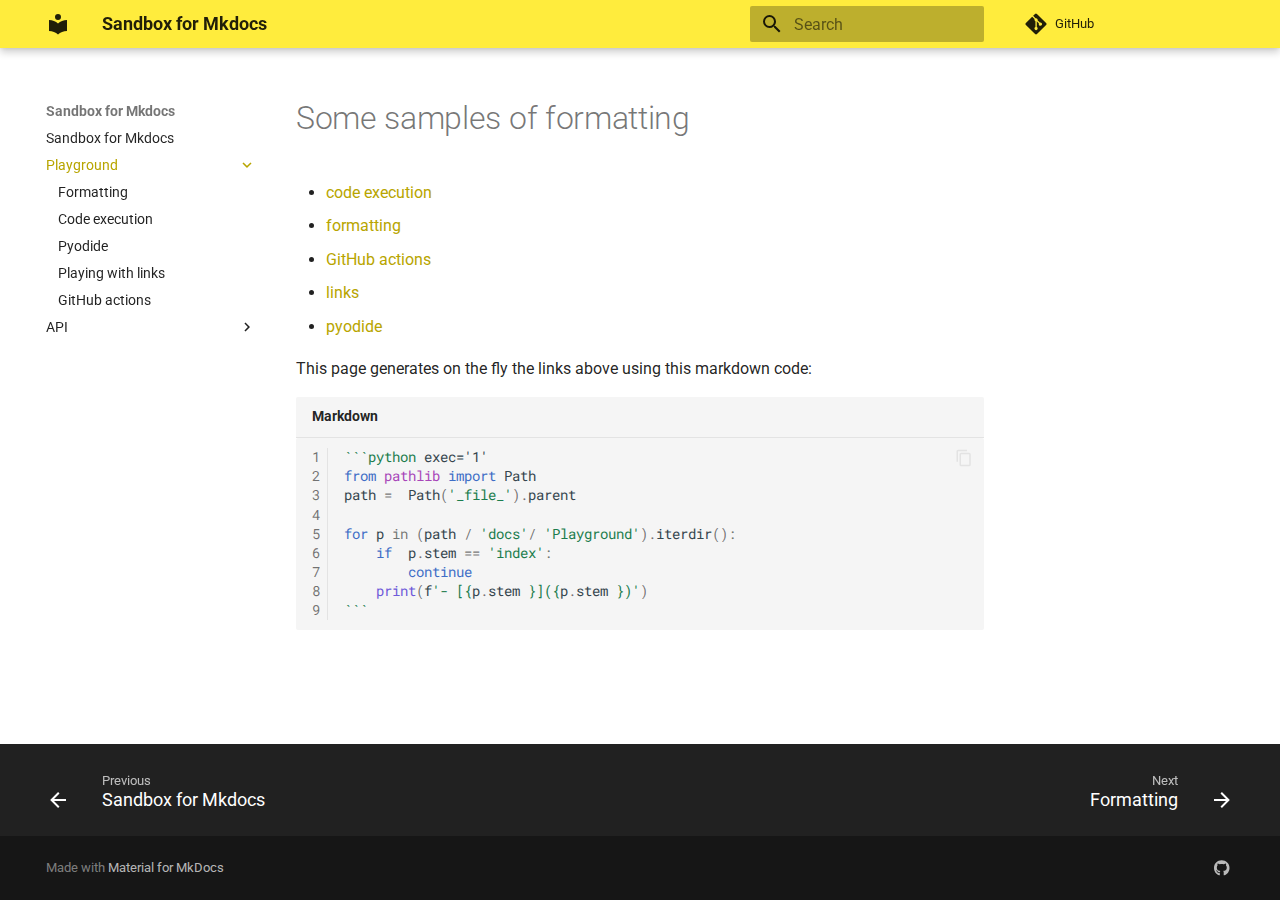
<file: Playground/index.html>
<!doctype html>
<html lang="en" class="no-js">
  <head>
    
      <meta charset="utf-8">
      <meta name="viewport" content="width=device-width,initial-scale=1">
      
      
      
      
        <link rel="prev" href="..">
      
      
        <link rel="next" href="formatting/">
      
      
      <link rel="icon" href="../assets/images/favicon.png">
      <meta name="generator" content="mkdocs-1.6.1, mkdocs-material-9.5.44">
    
    
      
        <title>Some samples of formatting - Sandbox for Mkdocs</title>
      
    
    
      <link rel="stylesheet" href="../assets/stylesheets/main.0253249f.min.css">
      
        
        <link rel="stylesheet" href="../assets/stylesheets/palette.06af60db.min.css">
      
      


    
    
      
    
    
      
        
        
        <link rel="preconnect" href="https://fonts.gstatic.com" crossorigin>
        <link rel="stylesheet" href="https://fonts.googleapis.com/css?family=Roboto:300,300i,400,400i,700,700i%7CRoboto+Mono:400,400i,700,700i&display=fallback">
        <style>:root{--md-text-font:"Roboto";--md-code-font:"Roboto Mono"}</style>
      
    
    
      <link rel="stylesheet" href="../assets/_markdown_exec_pyodide.css">
    
      <link rel="stylesheet" href="../assets/_markdown_exec_ansi.css">
    
      <link rel="stylesheet" href="../assets/_mkdocstrings.css">
    
      <link rel="stylesheet" href="../css/mkdocstrings.css">
    
    <script>__md_scope=new URL("..",location),__md_hash=e=>[...e].reduce(((e,_)=>(e<<5)-e+_.charCodeAt(0)),0),__md_get=(e,_=localStorage,t=__md_scope)=>JSON.parse(_.getItem(t.pathname+"."+e)),__md_set=(e,_,t=localStorage,a=__md_scope)=>{try{t.setItem(a.pathname+"."+e,JSON.stringify(_))}catch(e){}}</script>
    
      

    
    
    
  </head>
  
  
    
    
    
    
    
    <body dir="ltr" data-md-color-scheme="default" data-md-color-primary="yellow" data-md-color-accent="indigo">
  
    
    <input class="md-toggle" data-md-toggle="drawer" type="checkbox" id="__drawer" autocomplete="off">
    <input class="md-toggle" data-md-toggle="search" type="checkbox" id="__search" autocomplete="off">
    <label class="md-overlay" for="__drawer"></label>
    <div data-md-component="skip">
      
    </div>
    <div data-md-component="announce">
      
    </div>
    
    
      

  

<header class="md-header md-header--shadow md-header--lifted" data-md-component="header">
  <nav class="md-header__inner md-grid" aria-label="Header">
    <a href=".." title="Sandbox for Mkdocs" class="md-header__button md-logo" aria-label="Sandbox for Mkdocs" data-md-component="logo">
      
  
  <svg xmlns="http://www.w3.org/2000/svg" viewBox="0 0 24 24"><path d="M12 8a3 3 0 0 0 3-3 3 3 0 0 0-3-3 3 3 0 0 0-3 3 3 3 0 0 0 3 3m0 3.54C9.64 9.35 6.5 8 3 8v11c3.5 0 6.64 1.35 9 3.54 2.36-2.19 5.5-3.54 9-3.54V8c-3.5 0-6.64 1.35-9 3.54"/></svg>

    </a>
    <label class="md-header__button md-icon" for="__drawer">
      
      <svg xmlns="http://www.w3.org/2000/svg" viewBox="0 0 24 24"><path d="M3 6h18v2H3zm0 5h18v2H3zm0 5h18v2H3z"/></svg>
    </label>
    <div class="md-header__title" data-md-component="header-title">
      <div class="md-header__ellipsis">
        <div class="md-header__topic">
          <span class="md-ellipsis">
            Sandbox for Mkdocs
          </span>
        </div>
        <div class="md-header__topic" data-md-component="header-topic">
          <span class="md-ellipsis">
            
              Some samples of formatting
            
          </span>
        </div>
      </div>
    </div>
    
      
    
    
    
    
      <label class="md-header__button md-icon" for="__search">
        
        <svg xmlns="http://www.w3.org/2000/svg" viewBox="0 0 24 24"><path d="M9.5 3A6.5 6.5 0 0 1 16 9.5c0 1.61-.59 3.09-1.56 4.23l.27.27h.79l5 5-1.5 1.5-5-5v-.79l-.27-.27A6.52 6.52 0 0 1 9.5 16 6.5 6.5 0 0 1 3 9.5 6.5 6.5 0 0 1 9.5 3m0 2C7 5 5 7 5 9.5S7 14 9.5 14 14 12 14 9.5 12 5 9.5 5"/></svg>
      </label>
      <div class="md-search" data-md-component="search" role="dialog">
  <label class="md-search__overlay" for="__search"></label>
  <div class="md-search__inner" role="search">
    <form class="md-search__form" name="search">
      <input type="text" class="md-search__input" name="query" aria-label="Search" placeholder="Search" autocapitalize="off" autocorrect="off" autocomplete="off" spellcheck="false" data-md-component="search-query" required>
      <label class="md-search__icon md-icon" for="__search">
        
        <svg xmlns="http://www.w3.org/2000/svg" viewBox="0 0 24 24"><path d="M9.5 3A6.5 6.5 0 0 1 16 9.5c0 1.61-.59 3.09-1.56 4.23l.27.27h.79l5 5-1.5 1.5-5-5v-.79l-.27-.27A6.52 6.52 0 0 1 9.5 16 6.5 6.5 0 0 1 3 9.5 6.5 6.5 0 0 1 9.5 3m0 2C7 5 5 7 5 9.5S7 14 9.5 14 14 12 14 9.5 12 5 9.5 5"/></svg>
        
        <svg xmlns="http://www.w3.org/2000/svg" viewBox="0 0 24 24"><path d="M20 11v2H8l5.5 5.5-1.42 1.42L4.16 12l7.92-7.92L13.5 5.5 8 11z"/></svg>
      </label>
      <nav class="md-search__options" aria-label="Search">
        
        <button type="reset" class="md-search__icon md-icon" title="Clear" aria-label="Clear" tabindex="-1">
          
          <svg xmlns="http://www.w3.org/2000/svg" viewBox="0 0 24 24"><path d="M19 6.41 17.59 5 12 10.59 6.41 5 5 6.41 10.59 12 5 17.59 6.41 19 12 13.41 17.59 19 19 17.59 13.41 12z"/></svg>
        </button>
      </nav>
      
        <div class="md-search__suggest" data-md-component="search-suggest"></div>
      
    </form>
    <div class="md-search__output">
      <div class="md-search__scrollwrap" tabindex="0" data-md-scrollfix>
        <div class="md-search-result" data-md-component="search-result">
          <div class="md-search-result__meta">
            Initializing search
          </div>
          <ol class="md-search-result__list" role="presentation"></ol>
        </div>
      </div>
    </div>
  </div>
</div>
    
    
      <div class="md-header__source">
        <a href="https://github.com/lennon-c/SandBox_Mkdocs" title="Go to repository" class="md-source" data-md-component="source">
  <div class="md-source__icon md-icon">
    
    <svg xmlns="http://www.w3.org/2000/svg" viewBox="0 0 448 512"><!--! Font Awesome Free 6.6.0 by @fontawesome - https://fontawesome.com License - https://fontawesome.com/license/free (Icons: CC BY 4.0, Fonts: SIL OFL 1.1, Code: MIT License) Copyright 2024 Fonticons, Inc.--><path d="M439.55 236.05 244 40.45a28.87 28.87 0 0 0-40.81 0l-40.66 40.63 51.52 51.52c27.06-9.14 52.68 16.77 43.39 43.68l49.66 49.66c34.23-11.8 61.18 31 35.47 56.69-26.49 26.49-70.21-2.87-56-37.34L240.22 199v121.85c25.3 12.54 22.26 41.85 9.08 55a34.34 34.34 0 0 1-48.55 0c-17.57-17.6-11.07-46.91 11.25-56v-123c-20.8-8.51-24.6-30.74-18.64-45L142.57 101 8.45 235.14a28.86 28.86 0 0 0 0 40.81l195.61 195.6a28.86 28.86 0 0 0 40.8 0l194.69-194.69a28.86 28.86 0 0 0 0-40.81"/></svg>
  </div>
  <div class="md-source__repository">
    GitHub
  </div>
</a>
      </div>
    
  </nav>
  
    
  
</header>
    
    <div class="md-container" data-md-component="container">
      
      
        
      
      <main class="md-main" data-md-component="main">
        <div class="md-main__inner md-grid">
          
            
              
              <div class="md-sidebar md-sidebar--primary" data-md-component="sidebar" data-md-type="navigation" >
                <div class="md-sidebar__scrollwrap">
                  <div class="md-sidebar__inner">
                    



<nav class="md-nav md-nav--primary" aria-label="Navigation" data-md-level="0">
  <label class="md-nav__title" for="__drawer">
    <a href=".." title="Sandbox for Mkdocs" class="md-nav__button md-logo" aria-label="Sandbox for Mkdocs" data-md-component="logo">
      
  
  <svg xmlns="http://www.w3.org/2000/svg" viewBox="0 0 24 24"><path d="M12 8a3 3 0 0 0 3-3 3 3 0 0 0-3-3 3 3 0 0 0-3 3 3 3 0 0 0 3 3m0 3.54C9.64 9.35 6.5 8 3 8v11c3.5 0 6.64 1.35 9 3.54 2.36-2.19 5.5-3.54 9-3.54V8c-3.5 0-6.64 1.35-9 3.54"/></svg>

    </a>
    Sandbox for Mkdocs
  </label>
  
    <div class="md-nav__source">
      <a href="https://github.com/lennon-c/SandBox_Mkdocs" title="Go to repository" class="md-source" data-md-component="source">
  <div class="md-source__icon md-icon">
    
    <svg xmlns="http://www.w3.org/2000/svg" viewBox="0 0 448 512"><!--! Font Awesome Free 6.6.0 by @fontawesome - https://fontawesome.com License - https://fontawesome.com/license/free (Icons: CC BY 4.0, Fonts: SIL OFL 1.1, Code: MIT License) Copyright 2024 Fonticons, Inc.--><path d="M439.55 236.05 244 40.45a28.87 28.87 0 0 0-40.81 0l-40.66 40.63 51.52 51.52c27.06-9.14 52.68 16.77 43.39 43.68l49.66 49.66c34.23-11.8 61.18 31 35.47 56.69-26.49 26.49-70.21-2.87-56-37.34L240.22 199v121.85c25.3 12.54 22.26 41.85 9.08 55a34.34 34.34 0 0 1-48.55 0c-17.57-17.6-11.07-46.91 11.25-56v-123c-20.8-8.51-24.6-30.74-18.64-45L142.57 101 8.45 235.14a28.86 28.86 0 0 0 0 40.81l195.61 195.6a28.86 28.86 0 0 0 40.8 0l194.69-194.69a28.86 28.86 0 0 0 0-40.81"/></svg>
  </div>
  <div class="md-source__repository">
    GitHub
  </div>
</a>
    </div>
  
  <ul class="md-nav__list" data-md-scrollfix>
    
      
      
  
  
  
  
    <li class="md-nav__item">
      <a href=".." class="md-nav__link">
        
  
  <span class="md-ellipsis">
    Sandbox for Mkdocs
  </span>
  

      </a>
    </li>
  

    
      
      
  
  
    
  
  
  
    
    
      
        
          
        
      
        
      
        
      
        
      
        
      
        
      
    
    
    
    <li class="md-nav__item md-nav__item--active md-nav__item--nested">
      
        
        
        <input class="md-nav__toggle md-toggle " type="checkbox" id="__nav_2" checked>
        
          
          
          <div class="md-nav__link md-nav__container">
            <a href="./" class="md-nav__link md-nav__link--active">
              
  
  <span class="md-ellipsis">
    Playground
  </span>
  

            </a>
            
              
              <label class="md-nav__link md-nav__link--active" for="__nav_2" id="__nav_2_label" tabindex="0">
                <span class="md-nav__icon md-icon"></span>
              </label>
            
          </div>
        
        <nav class="md-nav" data-md-level="1" aria-labelledby="__nav_2_label" aria-expanded="true">
          <label class="md-nav__title" for="__nav_2">
            <span class="md-nav__icon md-icon"></span>
            Playground
          </label>
          <ul class="md-nav__list" data-md-scrollfix>
            
              
            
              
                
  
  
  
  
    <li class="md-nav__item">
      <a href="formatting/" class="md-nav__link">
        
  
  <span class="md-ellipsis">
    Formatting
  </span>
  

      </a>
    </li>
  

              
            
              
                
  
  
  
  
    <li class="md-nav__item">
      <a href="code%20execution/" class="md-nav__link">
        
  
  <span class="md-ellipsis">
    Code execution
  </span>
  

      </a>
    </li>
  

              
            
              
                
  
  
  
  
    <li class="md-nav__item">
      <a href="pyodide/" class="md-nav__link">
        
  
  <span class="md-ellipsis">
    Pyodide
  </span>
  

      </a>
    </li>
  

              
            
              
                
  
  
  
  
    <li class="md-nav__item">
      <a href="links/" class="md-nav__link">
        
  
  <span class="md-ellipsis">
    Playing with links
  </span>
  

      </a>
    </li>
  

              
            
              
                
  
  
  
  
    <li class="md-nav__item">
      <a href="GitHub%20actions/" class="md-nav__link">
        
  
  <span class="md-ellipsis">
    GitHub actions
  </span>
  

      </a>
    </li>
  

              
            
          </ul>
        </nav>
      
    </li>
  

    
      
      
  
  
  
  
    
    
      
        
          
        
      
        
      
        
      
        
      
    
    
    
    <li class="md-nav__item md-nav__item--nested">
      
        
        
        <input class="md-nav__toggle md-toggle " type="checkbox" id="__nav_3" >
        
          
          
          <div class="md-nav__link md-nav__container">
            <a href="../API/" class="md-nav__link ">
              
  
  <span class="md-ellipsis">
    API
  </span>
  

            </a>
            
              
              <label class="md-nav__link " for="__nav_3" id="__nav_3_label" tabindex="0">
                <span class="md-nav__icon md-icon"></span>
              </label>
            
          </div>
        
        <nav class="md-nav" data-md-level="1" aria-labelledby="__nav_3_label" aria-expanded="false">
          <label class="md-nav__title" for="__nav_3">
            <span class="md-nav__icon md-icon"></span>
            API
          </label>
          <ul class="md-nav__list" data-md-scrollfix>
            
              
            
              
                
  
  
  
  
    <li class="md-nav__item">
      <a href="../API/calculations/" class="md-nav__link">
        
  
  <span class="md-ellipsis">
    Calculations
  </span>
  

      </a>
    </li>
  

              
            
              
                
  
  
  
  
    <li class="md-nav__item">
      <a href="../API/sandbox/" class="md-nav__link">
        
  
  <span class="md-ellipsis">
    Sandbox
  </span>
  

      </a>
    </li>
  

              
            
              
                
  
  
  
  
    <li class="md-nav__item">
      <a href="../API/prints/" class="md-nav__link">
        
  
  <span class="md-ellipsis">
    Prints
  </span>
  

      </a>
    </li>
  

              
            
          </ul>
        </nav>
      
    </li>
  

    
  </ul>
</nav>
                  </div>
                </div>
              </div>
            
            
              
              <div class="md-sidebar md-sidebar--secondary" data-md-component="sidebar" data-md-type="toc" >
                <div class="md-sidebar__scrollwrap">
                  <div class="md-sidebar__inner">
                    

  

<nav class="md-nav md-nav--secondary" aria-label="On this page">
  
  
  
  
</nav>
                  </div>
                </div>
              </div>
            
          
          
            <div class="md-content" data-md-component="content">
              <article class="md-content__inner md-typeset">
                
                  

  
  


  <h1>Some samples of formatting</h1>

<ul>
<li><a href="code execution">code execution</a></li>
<li><a href="formatting">formatting</a></li>
<li><a href="GitHub actions">GitHub actions</a></li>
<li><a href="links">links</a></li>
<li><a href="pyodide">pyodide</a></li>
</ul>
<p>This page generates on the fly the links above using this markdown code: </p>
<div class="language-markdown highlight"><table class="highlighttable"><tr><th colspan="2" class="filename"><span class="filename">Markdown</span></th></tr><tr><td class="linenos"><div class="linenodiv"><pre><span></span><span class="normal">1</span>
<span class="normal">2</span>
<span class="normal">3</span>
<span class="normal">4</span>
<span class="normal">5</span>
<span class="normal">6</span>
<span class="normal">7</span>
<span class="normal">8</span>
<span class="normal">9</span></pre></div></td><td class="code"><div><pre><span></span><code><span class="sb">```python</span><span class="w"> </span>exec=&#39;1&#39;
<span class="kn">from</span> <span class="nn">pathlib</span> <span class="kn">import</span> <span class="n">Path</span>
<span class="n">path</span> <span class="o">=</span>  <span class="n">Path</span><span class="p">(</span><span class="s1">&#39;_file_&#39;</span><span class="p">)</span><span class="o">.</span><span class="n">parent</span>

<span class="k">for</span> <span class="n">p</span> <span class="ow">in</span> <span class="p">(</span><span class="n">path</span> <span class="o">/</span> <span class="s1">&#39;docs&#39;</span><span class="o">/</span> <span class="s1">&#39;Playground&#39;</span><span class="p">)</span><span class="o">.</span><span class="n">iterdir</span><span class="p">():</span>
    <span class="k">if</span>  <span class="n">p</span><span class="o">.</span><span class="n">stem</span> <span class="o">==</span> <span class="s1">&#39;index&#39;</span><span class="p">:</span>
        <span class="k">continue</span>
    <span class="nb">print</span><span class="p">(</span><span class="sa">f</span><span class="s1">&#39;- [</span><span class="si">{</span><span class="n">p</span><span class="o">.</span><span class="n">stem</span><span class="w"> </span><span class="si">}</span><span class="s1">](</span><span class="si">{</span><span class="n">p</span><span class="o">.</span><span class="n">stem</span><span class="w"> </span><span class="si">}</span><span class="s1">)&#39;</span><span class="p">)</span>
<span class="sb">```</span>
</code></pre></div></td></tr></table></div>







  
  






                
              </article>
            </div>
          
          
  <script>var tabs=__md_get("__tabs");if(Array.isArray(tabs))e:for(var set of document.querySelectorAll(".tabbed-set")){var labels=set.querySelector(".tabbed-labels");for(var tab of tabs)for(var label of labels.getElementsByTagName("label"))if(label.innerText.trim()===tab){var input=document.getElementById(label.htmlFor);input.checked=!0;continue e}}</script>

<script>var target=document.getElementById(location.hash.slice(1));target&&target.name&&(target.checked=target.name.startsWith("__tabbed_"))</script>
        </div>
        
          <button type="button" class="md-top md-icon" data-md-component="top" hidden>
  
  <svg xmlns="http://www.w3.org/2000/svg" viewBox="0 0 24 24"><path d="M13 20h-2V8l-5.5 5.5-1.42-1.42L12 4.16l7.92 7.92-1.42 1.42L13 8z"/></svg>
  Back to top
</button>
        
      </main>
      
        <footer class="md-footer">
  
    
      
      <nav class="md-footer__inner md-grid" aria-label="Footer" >
        
          
          <a href=".." class="md-footer__link md-footer__link--prev" aria-label="Previous: Sandbox for Mkdocs">
            <div class="md-footer__button md-icon">
              
              <svg xmlns="http://www.w3.org/2000/svg" viewBox="0 0 24 24"><path d="M20 11v2H8l5.5 5.5-1.42 1.42L4.16 12l7.92-7.92L13.5 5.5 8 11z"/></svg>
            </div>
            <div class="md-footer__title">
              <span class="md-footer__direction">
                Previous
              </span>
              <div class="md-ellipsis">
                Sandbox for Mkdocs
              </div>
            </div>
          </a>
        
        
          
          <a href="formatting/" class="md-footer__link md-footer__link--next" aria-label="Next: Formatting">
            <div class="md-footer__title">
              <span class="md-footer__direction">
                Next
              </span>
              <div class="md-ellipsis">
                Formatting
              </div>
            </div>
            <div class="md-footer__button md-icon">
              
              <svg xmlns="http://www.w3.org/2000/svg" viewBox="0 0 24 24"><path d="M4 11v2h12l-5.5 5.5 1.42 1.42L19.84 12l-7.92-7.92L10.5 5.5 16 11z"/></svg>
            </div>
          </a>
        
      </nav>
    
  
  <div class="md-footer-meta md-typeset">
    <div class="md-footer-meta__inner md-grid">
      <div class="md-copyright">
  
  
    Made with
    <a href="https://squidfunk.github.io/mkdocs-material/" target="_blank" rel="noopener">
      Material for MkDocs
    </a>
  
</div>
      
        <div class="md-social">
  
    
    
    
    
      
      
    
    <a href="https://github.com/lennon-c/" target="_blank" rel="noopener" title="github.com" class="md-social__link">
      <svg xmlns="http://www.w3.org/2000/svg" viewBox="0 0 496 512"><!--! Font Awesome Free 6.6.0 by @fontawesome - https://fontawesome.com License - https://fontawesome.com/license/free (Icons: CC BY 4.0, Fonts: SIL OFL 1.1, Code: MIT License) Copyright 2024 Fonticons, Inc.--><path d="M165.9 397.4c0 2-2.3 3.6-5.2 3.6-3.3.3-5.6-1.3-5.6-3.6 0-2 2.3-3.6 5.2-3.6 3-.3 5.6 1.3 5.6 3.6m-31.1-4.5c-.7 2 1.3 4.3 4.3 4.9 2.6 1 5.6 0 6.2-2s-1.3-4.3-4.3-5.2c-2.6-.7-5.5.3-6.2 2.3m44.2-1.7c-2.9.7-4.9 2.6-4.6 4.9.3 2 2.9 3.3 5.9 2.6 2.9-.7 4.9-2.6 4.6-4.6-.3-1.9-3-3.2-5.9-2.9M244.8 8C106.1 8 0 113.3 0 252c0 110.9 69.8 205.8 169.5 239.2 12.8 2.3 17.3-5.6 17.3-12.1 0-6.2-.3-40.4-.3-61.4 0 0-70 15-84.7-29.8 0 0-11.4-29.1-27.8-36.6 0 0-22.9-15.7 1.6-15.4 0 0 24.9 2 38.6 25.8 21.9 38.6 58.6 27.5 72.9 20.9 2.3-16 8.8-27.1 16-33.7-55.9-6.2-112.3-14.3-112.3-110.5 0-27.5 7.6-41.3 23.6-58.9-2.6-6.5-11.1-33.3 2.6-67.9 20.9-6.5 69 27 69 27 20-5.6 41.5-8.5 62.8-8.5s42.8 2.9 62.8 8.5c0 0 48.1-33.6 69-27 13.7 34.7 5.2 61.4 2.6 67.9 16 17.7 25.8 31.5 25.8 58.9 0 96.5-58.9 104.2-114.8 110.5 9.2 7.9 17 22.9 17 46.4 0 33.7-.3 75.4-.3 83.6 0 6.5 4.6 14.4 17.3 12.1C428.2 457.8 496 362.9 496 252 496 113.3 383.5 8 244.8 8M97.2 352.9c-1.3 1-1 3.3.7 5.2 1.6 1.6 3.9 2.3 5.2 1 1.3-1 1-3.3-.7-5.2-1.6-1.6-3.9-2.3-5.2-1m-10.8-8.1c-.7 1.3.3 2.9 2.3 3.9 1.6 1 3.6.7 4.3-.7.7-1.3-.3-2.9-2.3-3.9-2-.6-3.6-.3-4.3.7m32.4 35.6c-1.6 1.3-1 4.3 1.3 6.2 2.3 2.3 5.2 2.6 6.5 1 1.3-1.3.7-4.3-1.3-6.2-2.2-2.3-5.2-2.6-6.5-1m-11.4-14.7c-1.6 1-1.6 3.6 0 5.9s4.3 3.3 5.6 2.3c1.6-1.3 1.6-3.9 0-6.2-1.4-2.3-4-3.3-5.6-2"/></svg>
    </a>
  
</div>
      
    </div>
  </div>
</footer>
      
    </div>
    <div class="md-dialog" data-md-component="dialog">
      <div class="md-dialog__inner md-typeset"></div>
    </div>
    
    
    <script id="__config" type="application/json">{"base": "..", "features": ["content.code.copy", "content.tabs.link", "navigation.tabs.sticky", "navigation.footer", "navigation.indexes", "toc.follow", "search.suggest", "search.highlight", "navigation.top"], "search": "../assets/javascripts/workers/search.6ce7567c.min.js", "translations": {"clipboard.copied": "Copied to clipboard", "clipboard.copy": "Copy to clipboard", "search.result.more.one": "1 more on this page", "search.result.more.other": "# more on this page", "search.result.none": "No matching documents", "search.result.one": "1 matching document", "search.result.other": "# matching documents", "search.result.placeholder": "Type to start searching", "search.result.term.missing": "Missing", "select.version": "Select version"}}</script>
    
    
      <script src="../assets/javascripts/bundle.83f73b43.min.js"></script>
      
        <script src="../assets/_markdown_exec_pyodide.js"></script>
      
        <script src="../js/open_in_new_tab.js"></script>
      
    
  </body>
</html>
</file>
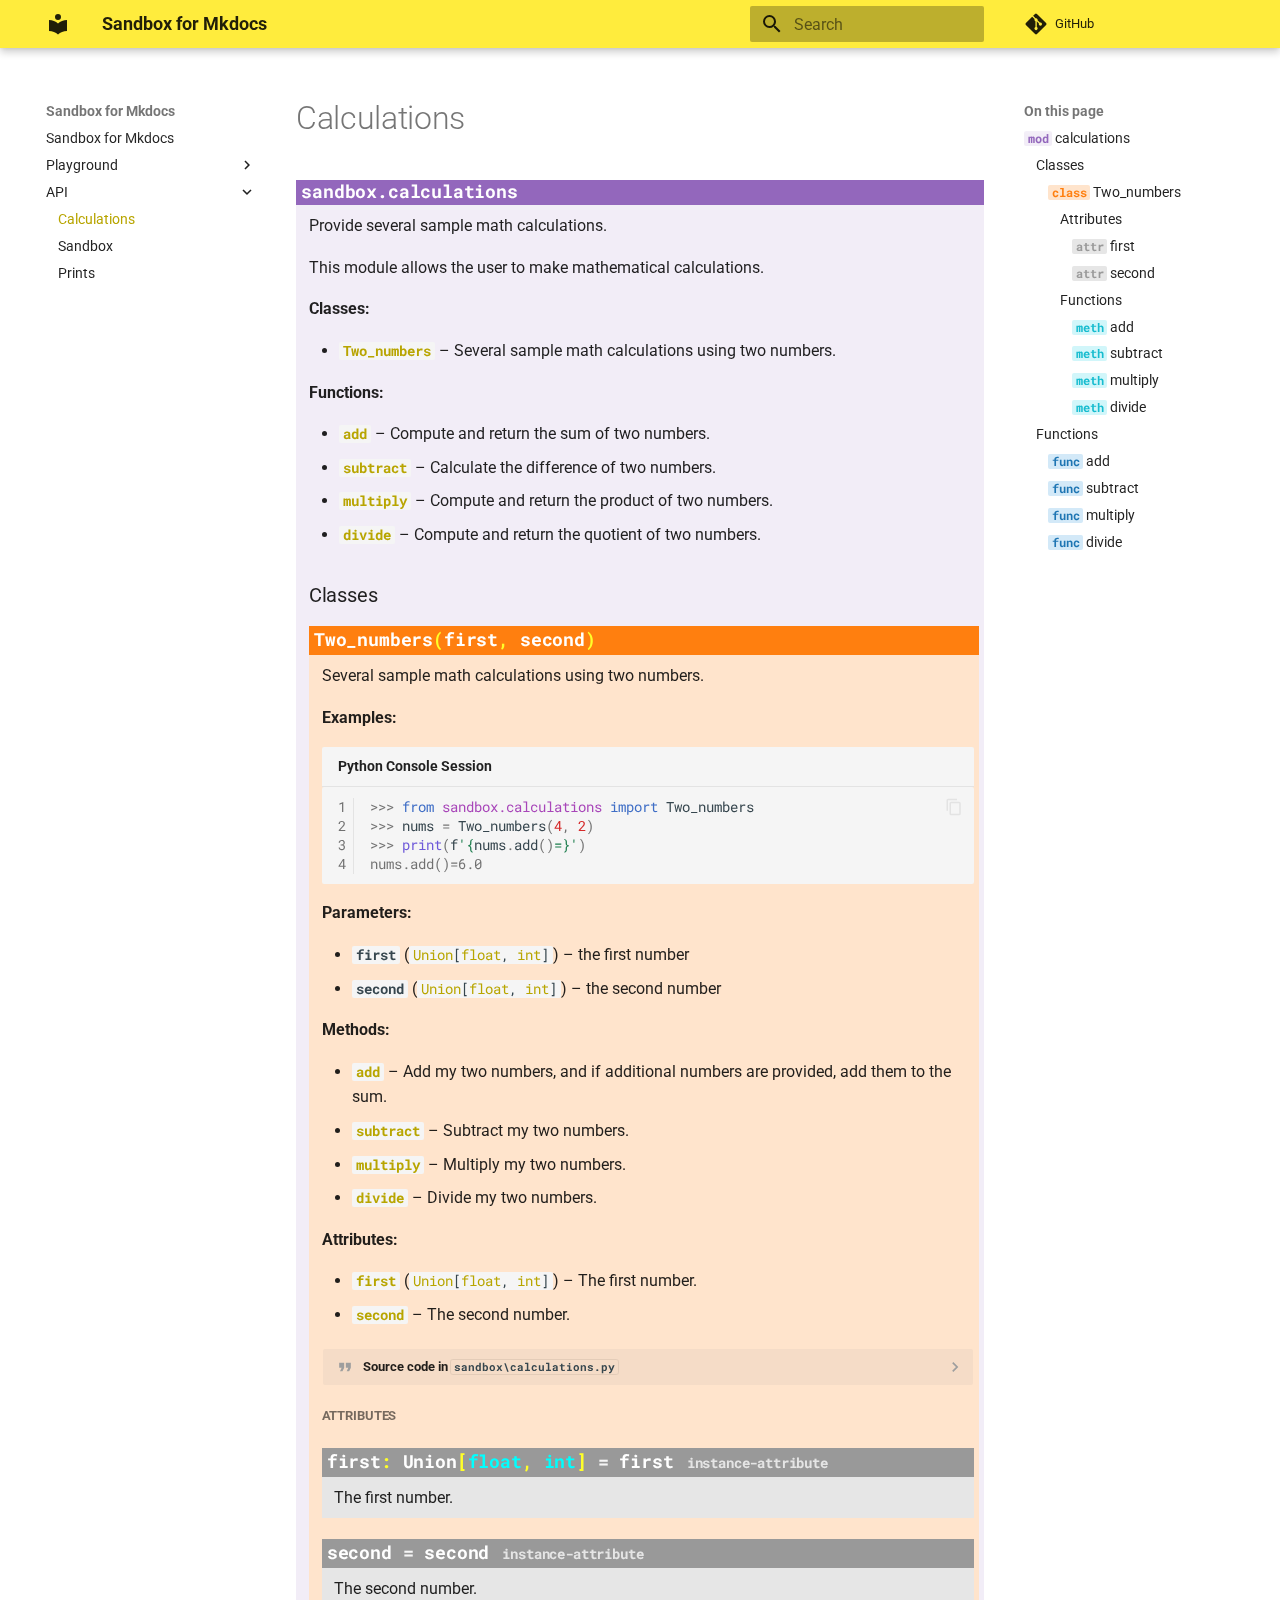
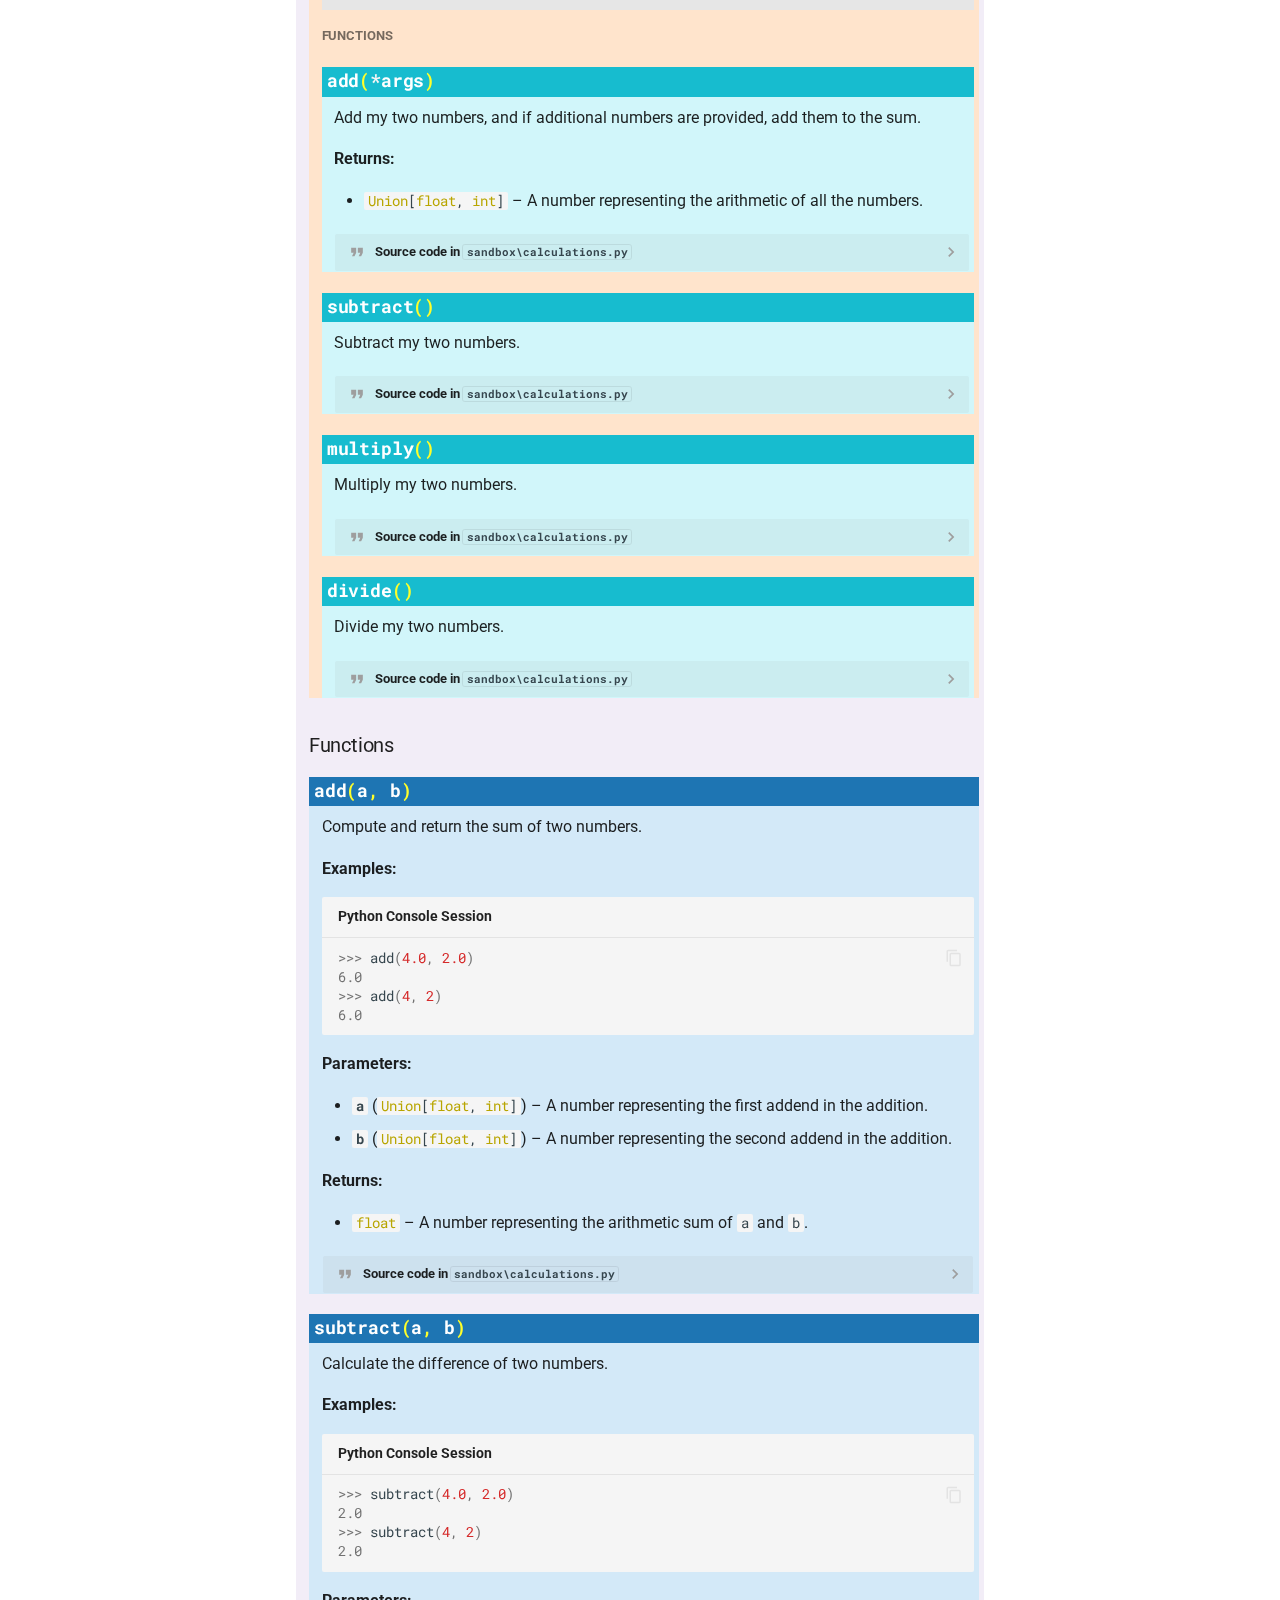
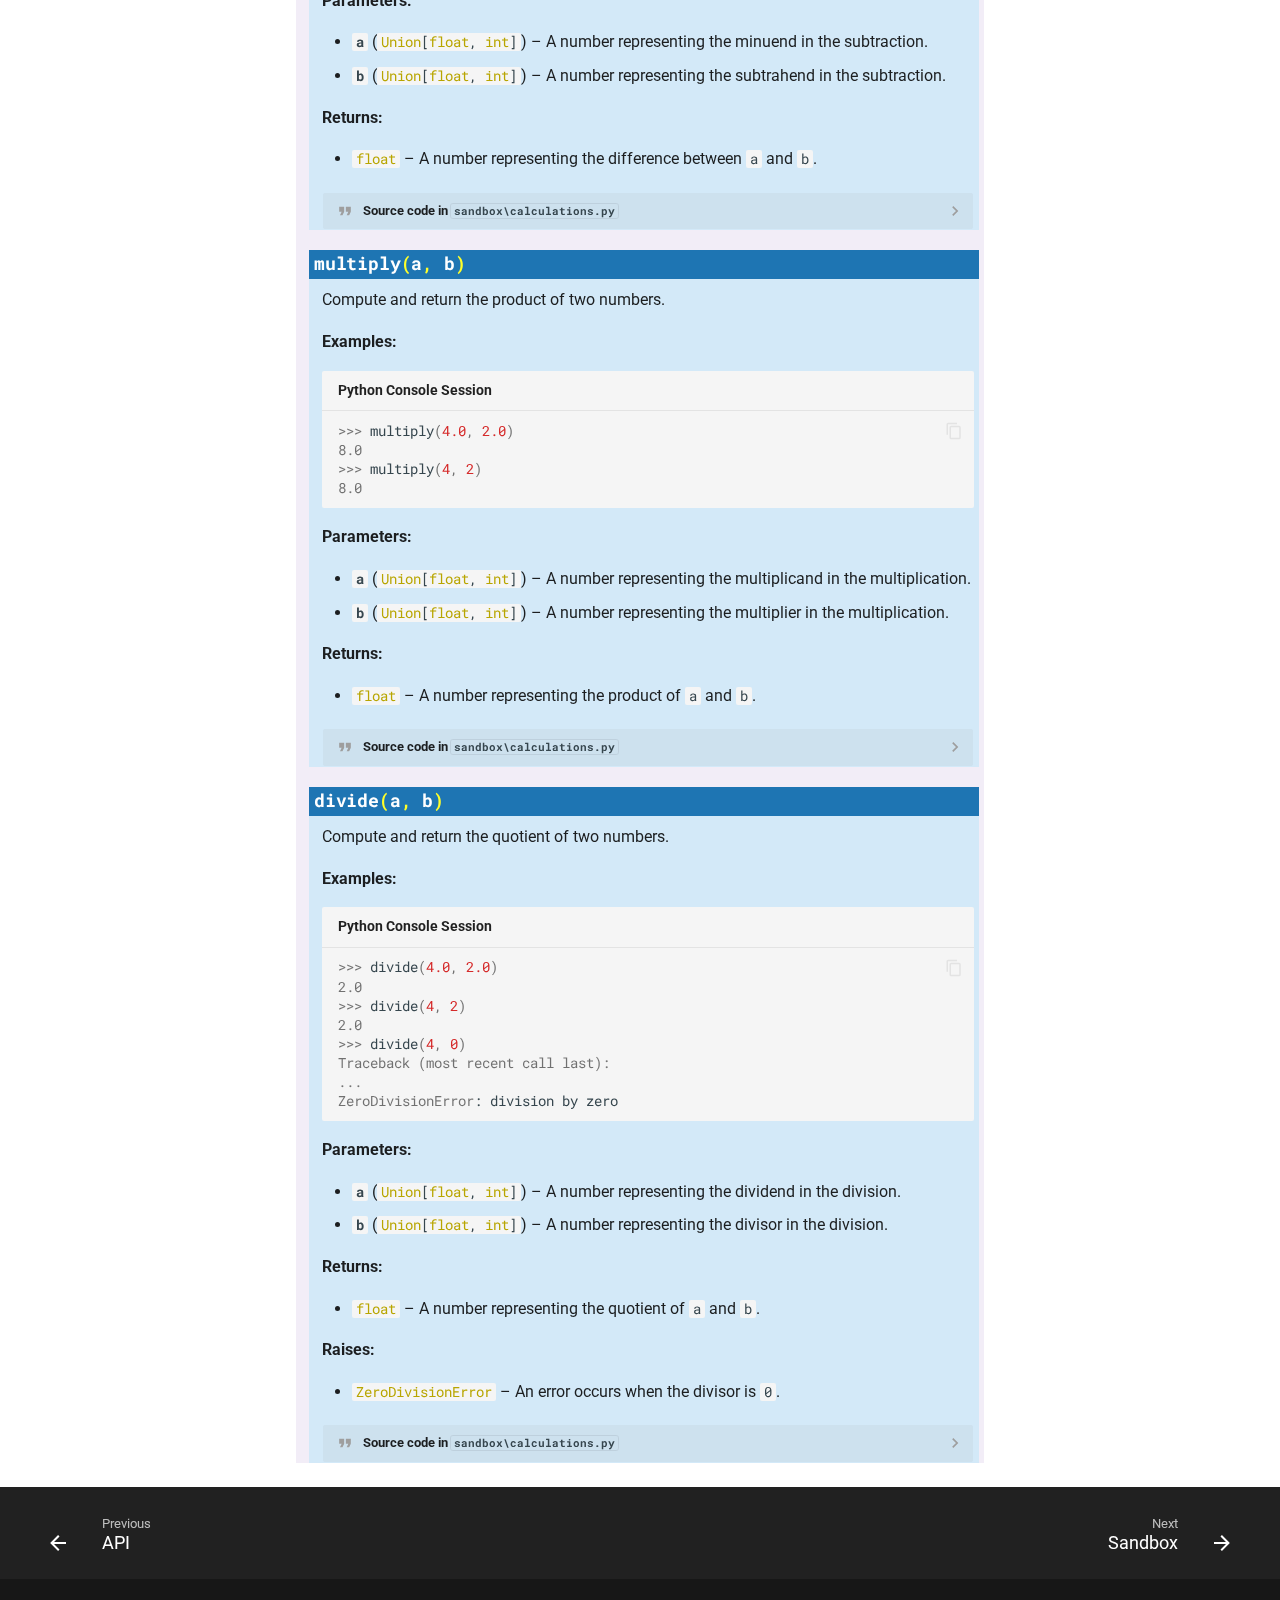
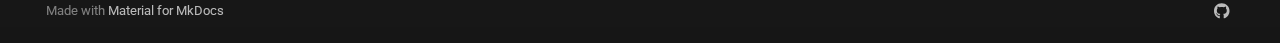
<file: API/calculations/index.html>
<!doctype html>
<html lang="en" class="no-js">
  <head>
    
      <meta charset="utf-8">
      <meta name="viewport" content="width=device-width,initial-scale=1">
      
      
      
      
        <link rel="prev" href="../">
      
      
        <link rel="next" href="../sandbox/">
      
      
      <link rel="icon" href="../../assets/images/favicon.png">
      <meta name="generator" content="mkdocs-1.6.1, mkdocs-material-9.5.44">
    
    
      
        <title>Calculations - Sandbox for Mkdocs</title>
      
    
    
      <link rel="stylesheet" href="../../assets/stylesheets/main.0253249f.min.css">
      
        
        <link rel="stylesheet" href="../../assets/stylesheets/palette.06af60db.min.css">
      
      


    
    
      
    
    
      
        
        
        <link rel="preconnect" href="https://fonts.gstatic.com" crossorigin>
        <link rel="stylesheet" href="https://fonts.googleapis.com/css?family=Roboto:300,300i,400,400i,700,700i%7CRoboto+Mono:400,400i,700,700i&display=fallback">
        <style>:root{--md-text-font:"Roboto";--md-code-font:"Roboto Mono"}</style>
      
    
    
      <link rel="stylesheet" href="../../assets/_markdown_exec_pyodide.css">
    
      <link rel="stylesheet" href="../../assets/_markdown_exec_ansi.css">
    
      <link rel="stylesheet" href="../../assets/_mkdocstrings.css">
    
      <link rel="stylesheet" href="../../css/mkdocstrings.css">
    
    <script>__md_scope=new URL("../..",location),__md_hash=e=>[...e].reduce(((e,_)=>(e<<5)-e+_.charCodeAt(0)),0),__md_get=(e,_=localStorage,t=__md_scope)=>JSON.parse(_.getItem(t.pathname+"."+e)),__md_set=(e,_,t=localStorage,a=__md_scope)=>{try{t.setItem(a.pathname+"."+e,JSON.stringify(_))}catch(e){}}</script>
    
      

    
    
    
  </head>
  
  
    
    
    
    
    
    <body dir="ltr" data-md-color-scheme="default" data-md-color-primary="yellow" data-md-color-accent="indigo">
  
    
    <input class="md-toggle" data-md-toggle="drawer" type="checkbox" id="__drawer" autocomplete="off">
    <input class="md-toggle" data-md-toggle="search" type="checkbox" id="__search" autocomplete="off">
    <label class="md-overlay" for="__drawer"></label>
    <div data-md-component="skip">
      
        
        <a href="#sandbox.calculations" class="md-skip">
          Skip to content
        </a>
      
    </div>
    <div data-md-component="announce">
      
    </div>
    
    
      

  

<header class="md-header md-header--shadow md-header--lifted" data-md-component="header">
  <nav class="md-header__inner md-grid" aria-label="Header">
    <a href="../.." title="Sandbox for Mkdocs" class="md-header__button md-logo" aria-label="Sandbox for Mkdocs" data-md-component="logo">
      
  
  <svg xmlns="http://www.w3.org/2000/svg" viewBox="0 0 24 24"><path d="M12 8a3 3 0 0 0 3-3 3 3 0 0 0-3-3 3 3 0 0 0-3 3 3 3 0 0 0 3 3m0 3.54C9.64 9.35 6.5 8 3 8v11c3.5 0 6.64 1.35 9 3.54 2.36-2.19 5.5-3.54 9-3.54V8c-3.5 0-6.64 1.35-9 3.54"/></svg>

    </a>
    <label class="md-header__button md-icon" for="__drawer">
      
      <svg xmlns="http://www.w3.org/2000/svg" viewBox="0 0 24 24"><path d="M3 6h18v2H3zm0 5h18v2H3zm0 5h18v2H3z"/></svg>
    </label>
    <div class="md-header__title" data-md-component="header-title">
      <div class="md-header__ellipsis">
        <div class="md-header__topic">
          <span class="md-ellipsis">
            Sandbox for Mkdocs
          </span>
        </div>
        <div class="md-header__topic" data-md-component="header-topic">
          <span class="md-ellipsis">
            
              Calculations
            
          </span>
        </div>
      </div>
    </div>
    
      
    
    
    
    
      <label class="md-header__button md-icon" for="__search">
        
        <svg xmlns="http://www.w3.org/2000/svg" viewBox="0 0 24 24"><path d="M9.5 3A6.5 6.5 0 0 1 16 9.5c0 1.61-.59 3.09-1.56 4.23l.27.27h.79l5 5-1.5 1.5-5-5v-.79l-.27-.27A6.52 6.52 0 0 1 9.5 16 6.5 6.5 0 0 1 3 9.5 6.5 6.5 0 0 1 9.5 3m0 2C7 5 5 7 5 9.5S7 14 9.5 14 14 12 14 9.5 12 5 9.5 5"/></svg>
      </label>
      <div class="md-search" data-md-component="search" role="dialog">
  <label class="md-search__overlay" for="__search"></label>
  <div class="md-search__inner" role="search">
    <form class="md-search__form" name="search">
      <input type="text" class="md-search__input" name="query" aria-label="Search" placeholder="Search" autocapitalize="off" autocorrect="off" autocomplete="off" spellcheck="false" data-md-component="search-query" required>
      <label class="md-search__icon md-icon" for="__search">
        
        <svg xmlns="http://www.w3.org/2000/svg" viewBox="0 0 24 24"><path d="M9.5 3A6.5 6.5 0 0 1 16 9.5c0 1.61-.59 3.09-1.56 4.23l.27.27h.79l5 5-1.5 1.5-5-5v-.79l-.27-.27A6.52 6.52 0 0 1 9.5 16 6.5 6.5 0 0 1 3 9.5 6.5 6.5 0 0 1 9.5 3m0 2C7 5 5 7 5 9.5S7 14 9.5 14 14 12 14 9.5 12 5 9.5 5"/></svg>
        
        <svg xmlns="http://www.w3.org/2000/svg" viewBox="0 0 24 24"><path d="M20 11v2H8l5.5 5.5-1.42 1.42L4.16 12l7.92-7.92L13.5 5.5 8 11z"/></svg>
      </label>
      <nav class="md-search__options" aria-label="Search">
        
        <button type="reset" class="md-search__icon md-icon" title="Clear" aria-label="Clear" tabindex="-1">
          
          <svg xmlns="http://www.w3.org/2000/svg" viewBox="0 0 24 24"><path d="M19 6.41 17.59 5 12 10.59 6.41 5 5 6.41 10.59 12 5 17.59 6.41 19 12 13.41 17.59 19 19 17.59 13.41 12z"/></svg>
        </button>
      </nav>
      
        <div class="md-search__suggest" data-md-component="search-suggest"></div>
      
    </form>
    <div class="md-search__output">
      <div class="md-search__scrollwrap" tabindex="0" data-md-scrollfix>
        <div class="md-search-result" data-md-component="search-result">
          <div class="md-search-result__meta">
            Initializing search
          </div>
          <ol class="md-search-result__list" role="presentation"></ol>
        </div>
      </div>
    </div>
  </div>
</div>
    
    
      <div class="md-header__source">
        <a href="https://github.com/lennon-c/SandBox_Mkdocs" title="Go to repository" class="md-source" data-md-component="source">
  <div class="md-source__icon md-icon">
    
    <svg xmlns="http://www.w3.org/2000/svg" viewBox="0 0 448 512"><!--! Font Awesome Free 6.6.0 by @fontawesome - https://fontawesome.com License - https://fontawesome.com/license/free (Icons: CC BY 4.0, Fonts: SIL OFL 1.1, Code: MIT License) Copyright 2024 Fonticons, Inc.--><path d="M439.55 236.05 244 40.45a28.87 28.87 0 0 0-40.81 0l-40.66 40.63 51.52 51.52c27.06-9.14 52.68 16.77 43.39 43.68l49.66 49.66c34.23-11.8 61.18 31 35.47 56.69-26.49 26.49-70.21-2.87-56-37.34L240.22 199v121.85c25.3 12.54 22.26 41.85 9.08 55a34.34 34.34 0 0 1-48.55 0c-17.57-17.6-11.07-46.91 11.25-56v-123c-20.8-8.51-24.6-30.74-18.64-45L142.57 101 8.45 235.14a28.86 28.86 0 0 0 0 40.81l195.61 195.6a28.86 28.86 0 0 0 40.8 0l194.69-194.69a28.86 28.86 0 0 0 0-40.81"/></svg>
  </div>
  <div class="md-source__repository">
    GitHub
  </div>
</a>
      </div>
    
  </nav>
  
    
  
</header>
    
    <div class="md-container" data-md-component="container">
      
      
        
      
      <main class="md-main" data-md-component="main">
        <div class="md-main__inner md-grid">
          
            
              
              <div class="md-sidebar md-sidebar--primary" data-md-component="sidebar" data-md-type="navigation" >
                <div class="md-sidebar__scrollwrap">
                  <div class="md-sidebar__inner">
                    



<nav class="md-nav md-nav--primary" aria-label="Navigation" data-md-level="0">
  <label class="md-nav__title" for="__drawer">
    <a href="../.." title="Sandbox for Mkdocs" class="md-nav__button md-logo" aria-label="Sandbox for Mkdocs" data-md-component="logo">
      
  
  <svg xmlns="http://www.w3.org/2000/svg" viewBox="0 0 24 24"><path d="M12 8a3 3 0 0 0 3-3 3 3 0 0 0-3-3 3 3 0 0 0-3 3 3 3 0 0 0 3 3m0 3.54C9.64 9.35 6.5 8 3 8v11c3.5 0 6.64 1.35 9 3.54 2.36-2.19 5.5-3.54 9-3.54V8c-3.5 0-6.64 1.35-9 3.54"/></svg>

    </a>
    Sandbox for Mkdocs
  </label>
  
    <div class="md-nav__source">
      <a href="https://github.com/lennon-c/SandBox_Mkdocs" title="Go to repository" class="md-source" data-md-component="source">
  <div class="md-source__icon md-icon">
    
    <svg xmlns="http://www.w3.org/2000/svg" viewBox="0 0 448 512"><!--! Font Awesome Free 6.6.0 by @fontawesome - https://fontawesome.com License - https://fontawesome.com/license/free (Icons: CC BY 4.0, Fonts: SIL OFL 1.1, Code: MIT License) Copyright 2024 Fonticons, Inc.--><path d="M439.55 236.05 244 40.45a28.87 28.87 0 0 0-40.81 0l-40.66 40.63 51.52 51.52c27.06-9.14 52.68 16.77 43.39 43.68l49.66 49.66c34.23-11.8 61.18 31 35.47 56.69-26.49 26.49-70.21-2.87-56-37.34L240.22 199v121.85c25.3 12.54 22.26 41.85 9.08 55a34.34 34.34 0 0 1-48.55 0c-17.57-17.6-11.07-46.91 11.25-56v-123c-20.8-8.51-24.6-30.74-18.64-45L142.57 101 8.45 235.14a28.86 28.86 0 0 0 0 40.81l195.61 195.6a28.86 28.86 0 0 0 40.8 0l194.69-194.69a28.86 28.86 0 0 0 0-40.81"/></svg>
  </div>
  <div class="md-source__repository">
    GitHub
  </div>
</a>
    </div>
  
  <ul class="md-nav__list" data-md-scrollfix>
    
      
      
  
  
  
  
    <li class="md-nav__item">
      <a href="../.." class="md-nav__link">
        
  
  <span class="md-ellipsis">
    Sandbox for Mkdocs
  </span>
  

      </a>
    </li>
  

    
      
      
  
  
  
  
    
    
      
        
          
        
      
        
      
        
      
        
      
        
      
        
      
    
    
    
    <li class="md-nav__item md-nav__item--nested">
      
        
        
        <input class="md-nav__toggle md-toggle " type="checkbox" id="__nav_2" >
        
          
          
          <div class="md-nav__link md-nav__container">
            <a href="../../Playground/" class="md-nav__link ">
              
  
  <span class="md-ellipsis">
    Playground
  </span>
  

            </a>
            
              
              <label class="md-nav__link " for="__nav_2" id="__nav_2_label" tabindex="0">
                <span class="md-nav__icon md-icon"></span>
              </label>
            
          </div>
        
        <nav class="md-nav" data-md-level="1" aria-labelledby="__nav_2_label" aria-expanded="false">
          <label class="md-nav__title" for="__nav_2">
            <span class="md-nav__icon md-icon"></span>
            Playground
          </label>
          <ul class="md-nav__list" data-md-scrollfix>
            
              
            
              
                
  
  
  
  
    <li class="md-nav__item">
      <a href="../../Playground/formatting/" class="md-nav__link">
        
  
  <span class="md-ellipsis">
    Formatting
  </span>
  

      </a>
    </li>
  

              
            
              
                
  
  
  
  
    <li class="md-nav__item">
      <a href="../../Playground/code%20execution/" class="md-nav__link">
        
  
  <span class="md-ellipsis">
    Code execution
  </span>
  

      </a>
    </li>
  

              
            
              
                
  
  
  
  
    <li class="md-nav__item">
      <a href="../../Playground/pyodide/" class="md-nav__link">
        
  
  <span class="md-ellipsis">
    Pyodide
  </span>
  

      </a>
    </li>
  

              
            
              
                
  
  
  
  
    <li class="md-nav__item">
      <a href="../../Playground/links/" class="md-nav__link">
        
  
  <span class="md-ellipsis">
    Playing with links
  </span>
  

      </a>
    </li>
  

              
            
              
                
  
  
  
  
    <li class="md-nav__item">
      <a href="../../Playground/GitHub%20actions/" class="md-nav__link">
        
  
  <span class="md-ellipsis">
    GitHub actions
  </span>
  

      </a>
    </li>
  

              
            
          </ul>
        </nav>
      
    </li>
  

    
      
      
  
  
    
  
  
  
    
    
      
        
          
        
      
        
      
        
      
        
      
    
    
    
    <li class="md-nav__item md-nav__item--active md-nav__item--nested">
      
        
        
        <input class="md-nav__toggle md-toggle " type="checkbox" id="__nav_3" checked>
        
          
          
          <div class="md-nav__link md-nav__container">
            <a href="../" class="md-nav__link ">
              
  
  <span class="md-ellipsis">
    API
  </span>
  

            </a>
            
              
              <label class="md-nav__link " for="__nav_3" id="__nav_3_label" tabindex="0">
                <span class="md-nav__icon md-icon"></span>
              </label>
            
          </div>
        
        <nav class="md-nav" data-md-level="1" aria-labelledby="__nav_3_label" aria-expanded="true">
          <label class="md-nav__title" for="__nav_3">
            <span class="md-nav__icon md-icon"></span>
            API
          </label>
          <ul class="md-nav__list" data-md-scrollfix>
            
              
            
              
                
  
  
    
  
  
  
    <li class="md-nav__item md-nav__item--active">
      
      <input class="md-nav__toggle md-toggle" type="checkbox" id="__toc">
      
      
      
        <label class="md-nav__link md-nav__link--active" for="__toc">
          
  
  <span class="md-ellipsis">
    Calculations
  </span>
  

          <span class="md-nav__icon md-icon"></span>
        </label>
      
      <a href="./" class="md-nav__link md-nav__link--active">
        
  
  <span class="md-ellipsis">
    Calculations
  </span>
  

      </a>
      
        

  

<nav class="md-nav md-nav--secondary" aria-label="On this page">
  
  
  
  
    <label class="md-nav__title" for="__toc">
      <span class="md-nav__icon md-icon"></span>
      On this page
    </label>
    <ul class="md-nav__list" data-md-component="toc" data-md-scrollfix>
      
        <li class="md-nav__item">
  <a href="#sandbox.calculations" class="md-nav__link">
    <span class="md-ellipsis">
      <code class="doc-symbol doc-symbol-toc doc-symbol-module"></code>&nbsp;calculations
    </span>
  </a>
  
    <nav class="md-nav" aria-label=" calculations">
      <ul class="md-nav__list">
        
          <li class="md-nav__item">
  <a href="#sandbox.calculations-classes" class="md-nav__link">
    <span class="md-ellipsis">
      Classes
    </span>
  </a>
  
    <nav class="md-nav" aria-label="Classes">
      <ul class="md-nav__list">
        
          <li class="md-nav__item">
  <a href="#sandbox.calculations.Two_numbers" class="md-nav__link">
    <span class="md-ellipsis">
      <code class="doc-symbol doc-symbol-toc doc-symbol-class"></code>&nbsp;Two_numbers
    </span>
  </a>
  
    <nav class="md-nav" aria-label=" Two_numbers">
      <ul class="md-nav__list">
        
          <li class="md-nav__item">
  <a href="#sandbox.calculations.Two_numbers-attributes" class="md-nav__link">
    <span class="md-ellipsis">
      Attributes
    </span>
  </a>
  
    <nav class="md-nav" aria-label="Attributes">
      <ul class="md-nav__list">
        
          <li class="md-nav__item">
  <a href="#sandbox.calculations.Two_numbers.first" class="md-nav__link">
    <span class="md-ellipsis">
      <code class="doc-symbol doc-symbol-toc doc-symbol-attribute"></code>&nbsp;first
    </span>
  </a>
  
</li>
        
          <li class="md-nav__item">
  <a href="#sandbox.calculations.Two_numbers.second" class="md-nav__link">
    <span class="md-ellipsis">
      <code class="doc-symbol doc-symbol-toc doc-symbol-attribute"></code>&nbsp;second
    </span>
  </a>
  
</li>
        
      </ul>
    </nav>
  
</li>
        
          <li class="md-nav__item">
  <a href="#sandbox.calculations.Two_numbers-functions" class="md-nav__link">
    <span class="md-ellipsis">
      Functions
    </span>
  </a>
  
    <nav class="md-nav" aria-label="Functions">
      <ul class="md-nav__list">
        
          <li class="md-nav__item">
  <a href="#sandbox.calculations.Two_numbers.add" class="md-nav__link">
    <span class="md-ellipsis">
      <code class="doc-symbol doc-symbol-toc doc-symbol-method"></code>&nbsp;add
    </span>
  </a>
  
</li>
        
          <li class="md-nav__item">
  <a href="#sandbox.calculations.Two_numbers.subtract" class="md-nav__link">
    <span class="md-ellipsis">
      <code class="doc-symbol doc-symbol-toc doc-symbol-method"></code>&nbsp;subtract
    </span>
  </a>
  
</li>
        
          <li class="md-nav__item">
  <a href="#sandbox.calculations.Two_numbers.multiply" class="md-nav__link">
    <span class="md-ellipsis">
      <code class="doc-symbol doc-symbol-toc doc-symbol-method"></code>&nbsp;multiply
    </span>
  </a>
  
</li>
        
          <li class="md-nav__item">
  <a href="#sandbox.calculations.Two_numbers.divide" class="md-nav__link">
    <span class="md-ellipsis">
      <code class="doc-symbol doc-symbol-toc doc-symbol-method"></code>&nbsp;divide
    </span>
  </a>
  
</li>
        
      </ul>
    </nav>
  
</li>
        
      </ul>
    </nav>
  
</li>
        
      </ul>
    </nav>
  
</li>
        
          <li class="md-nav__item">
  <a href="#sandbox.calculations-functions" class="md-nav__link">
    <span class="md-ellipsis">
      Functions
    </span>
  </a>
  
    <nav class="md-nav" aria-label="Functions">
      <ul class="md-nav__list">
        
          <li class="md-nav__item">
  <a href="#sandbox.calculations.add" class="md-nav__link">
    <span class="md-ellipsis">
      <code class="doc-symbol doc-symbol-toc doc-symbol-function"></code>&nbsp;add
    </span>
  </a>
  
</li>
        
          <li class="md-nav__item">
  <a href="#sandbox.calculations.subtract" class="md-nav__link">
    <span class="md-ellipsis">
      <code class="doc-symbol doc-symbol-toc doc-symbol-function"></code>&nbsp;subtract
    </span>
  </a>
  
</li>
        
          <li class="md-nav__item">
  <a href="#sandbox.calculations.multiply" class="md-nav__link">
    <span class="md-ellipsis">
      <code class="doc-symbol doc-symbol-toc doc-symbol-function"></code>&nbsp;multiply
    </span>
  </a>
  
</li>
        
          <li class="md-nav__item">
  <a href="#sandbox.calculations.divide" class="md-nav__link">
    <span class="md-ellipsis">
      <code class="doc-symbol doc-symbol-toc doc-symbol-function"></code>&nbsp;divide
    </span>
  </a>
  
</li>
        
      </ul>
    </nav>
  
</li>
        
      </ul>
    </nav>
  
</li>
      
    </ul>
  
</nav>
      
    </li>
  

              
            
              
                
  
  
  
  
    <li class="md-nav__item">
      <a href="../sandbox/" class="md-nav__link">
        
  
  <span class="md-ellipsis">
    Sandbox
  </span>
  

      </a>
    </li>
  

              
            
              
                
  
  
  
  
    <li class="md-nav__item">
      <a href="../prints/" class="md-nav__link">
        
  
  <span class="md-ellipsis">
    Prints
  </span>
  

      </a>
    </li>
  

              
            
          </ul>
        </nav>
      
    </li>
  

    
  </ul>
</nav>
                  </div>
                </div>
              </div>
            
            
              
              <div class="md-sidebar md-sidebar--secondary" data-md-component="sidebar" data-md-type="toc" >
                <div class="md-sidebar__scrollwrap">
                  <div class="md-sidebar__inner">
                    

  

<nav class="md-nav md-nav--secondary" aria-label="On this page">
  
  
  
  
    <label class="md-nav__title" for="__toc">
      <span class="md-nav__icon md-icon"></span>
      On this page
    </label>
    <ul class="md-nav__list" data-md-component="toc" data-md-scrollfix>
      
        <li class="md-nav__item">
  <a href="#sandbox.calculations" class="md-nav__link">
    <span class="md-ellipsis">
      <code class="doc-symbol doc-symbol-toc doc-symbol-module"></code>&nbsp;calculations
    </span>
  </a>
  
    <nav class="md-nav" aria-label=" calculations">
      <ul class="md-nav__list">
        
          <li class="md-nav__item">
  <a href="#sandbox.calculations-classes" class="md-nav__link">
    <span class="md-ellipsis">
      Classes
    </span>
  </a>
  
    <nav class="md-nav" aria-label="Classes">
      <ul class="md-nav__list">
        
          <li class="md-nav__item">
  <a href="#sandbox.calculations.Two_numbers" class="md-nav__link">
    <span class="md-ellipsis">
      <code class="doc-symbol doc-symbol-toc doc-symbol-class"></code>&nbsp;Two_numbers
    </span>
  </a>
  
    <nav class="md-nav" aria-label=" Two_numbers">
      <ul class="md-nav__list">
        
          <li class="md-nav__item">
  <a href="#sandbox.calculations.Two_numbers-attributes" class="md-nav__link">
    <span class="md-ellipsis">
      Attributes
    </span>
  </a>
  
    <nav class="md-nav" aria-label="Attributes">
      <ul class="md-nav__list">
        
          <li class="md-nav__item">
  <a href="#sandbox.calculations.Two_numbers.first" class="md-nav__link">
    <span class="md-ellipsis">
      <code class="doc-symbol doc-symbol-toc doc-symbol-attribute"></code>&nbsp;first
    </span>
  </a>
  
</li>
        
          <li class="md-nav__item">
  <a href="#sandbox.calculations.Two_numbers.second" class="md-nav__link">
    <span class="md-ellipsis">
      <code class="doc-symbol doc-symbol-toc doc-symbol-attribute"></code>&nbsp;second
    </span>
  </a>
  
</li>
        
      </ul>
    </nav>
  
</li>
        
          <li class="md-nav__item">
  <a href="#sandbox.calculations.Two_numbers-functions" class="md-nav__link">
    <span class="md-ellipsis">
      Functions
    </span>
  </a>
  
    <nav class="md-nav" aria-label="Functions">
      <ul class="md-nav__list">
        
          <li class="md-nav__item">
  <a href="#sandbox.calculations.Two_numbers.add" class="md-nav__link">
    <span class="md-ellipsis">
      <code class="doc-symbol doc-symbol-toc doc-symbol-method"></code>&nbsp;add
    </span>
  </a>
  
</li>
        
          <li class="md-nav__item">
  <a href="#sandbox.calculations.Two_numbers.subtract" class="md-nav__link">
    <span class="md-ellipsis">
      <code class="doc-symbol doc-symbol-toc doc-symbol-method"></code>&nbsp;subtract
    </span>
  </a>
  
</li>
        
          <li class="md-nav__item">
  <a href="#sandbox.calculations.Two_numbers.multiply" class="md-nav__link">
    <span class="md-ellipsis">
      <code class="doc-symbol doc-symbol-toc doc-symbol-method"></code>&nbsp;multiply
    </span>
  </a>
  
</li>
        
          <li class="md-nav__item">
  <a href="#sandbox.calculations.Two_numbers.divide" class="md-nav__link">
    <span class="md-ellipsis">
      <code class="doc-symbol doc-symbol-toc doc-symbol-method"></code>&nbsp;divide
    </span>
  </a>
  
</li>
        
      </ul>
    </nav>
  
</li>
        
      </ul>
    </nav>
  
</li>
        
      </ul>
    </nav>
  
</li>
        
          <li class="md-nav__item">
  <a href="#sandbox.calculations-functions" class="md-nav__link">
    <span class="md-ellipsis">
      Functions
    </span>
  </a>
  
    <nav class="md-nav" aria-label="Functions">
      <ul class="md-nav__list">
        
          <li class="md-nav__item">
  <a href="#sandbox.calculations.add" class="md-nav__link">
    <span class="md-ellipsis">
      <code class="doc-symbol doc-symbol-toc doc-symbol-function"></code>&nbsp;add
    </span>
  </a>
  
</li>
        
          <li class="md-nav__item">
  <a href="#sandbox.calculations.subtract" class="md-nav__link">
    <span class="md-ellipsis">
      <code class="doc-symbol doc-symbol-toc doc-symbol-function"></code>&nbsp;subtract
    </span>
  </a>
  
</li>
        
          <li class="md-nav__item">
  <a href="#sandbox.calculations.multiply" class="md-nav__link">
    <span class="md-ellipsis">
      <code class="doc-symbol doc-symbol-toc doc-symbol-function"></code>&nbsp;multiply
    </span>
  </a>
  
</li>
        
          <li class="md-nav__item">
  <a href="#sandbox.calculations.divide" class="md-nav__link">
    <span class="md-ellipsis">
      <code class="doc-symbol doc-symbol-toc doc-symbol-function"></code>&nbsp;divide
    </span>
  </a>
  
</li>
        
      </ul>
    </nav>
  
</li>
        
      </ul>
    </nav>
  
</li>
      
    </ul>
  
</nav>
                  </div>
                </div>
              </div>
            
          
          
            <div class="md-content" data-md-component="content">
              <article class="md-content__inner md-typeset">
                
                  

  
  


  <h1>Calculations</h1>

<div class="doc doc-object doc-module">



<h2 id="sandbox.calculations" class="doc doc-heading">
            <code>sandbox.calculations</code>


<a href="#sandbox.calculations" class="headerlink" title="Permanent link">&para;</a></h2>

    <div class="doc doc-contents first">

        <p>Provide several sample math calculations.</p>
<p>This module allows the user to make mathematical calculations.</p>







<p><span class="doc-section-title">Classes:</span></p>
    <ul>
        <li class="doc-section-item field-body">
          <b><code><a class="autorefs autorefs-internal" title="sandbox.calculations.Two_numbers" href="#sandbox.calculations.Two_numbers">Two_numbers</a></code></b>
          –
          <div class="doc-md-description">
            <p>Several sample math calculations using two numbers.</p>
          </div>
        </li>
    </ul>




<p><span class="doc-section-title">Functions:</span></p>
    <ul>
          <li class="doc-section-item field-body">
            <b><code><a class="autorefs autorefs-internal" title="sandbox.calculations.add" href="#sandbox.calculations.add">add</a></code></b>
            –
            <div class="doc-md-description">
              <p>Compute and return the sum of two numbers.</p>
            </div>
          </li>
          <li class="doc-section-item field-body">
            <b><code><a class="autorefs autorefs-internal" title="sandbox.calculations.subtract" href="#sandbox.calculations.subtract">subtract</a></code></b>
            –
            <div class="doc-md-description">
              <p>Calculate the difference of two numbers.</p>
            </div>
          </li>
          <li class="doc-section-item field-body">
            <b><code><a class="autorefs autorefs-internal" title="sandbox.calculations.multiply" href="#sandbox.calculations.multiply">multiply</a></code></b>
            –
            <div class="doc-md-description">
              <p>Compute and return the product of two numbers.</p>
            </div>
          </li>
          <li class="doc-section-item field-body">
            <b><code><a class="autorefs autorefs-internal" title="sandbox.calculations.divide" href="#sandbox.calculations.divide">divide</a></code></b>
            –
            <div class="doc-md-description">
              <p>Compute and return the quotient of two numbers.</p>
            </div>
          </li>
    </ul>





  <div class="doc doc-children">






<h3 id="sandbox.calculations-classes">Classes<a href="#sandbox.calculations-classes" class="headerlink" title="Permanent link">&para;</a></h3>

<div class="doc doc-object doc-class">



<h4 id="sandbox.calculations.Two_numbers" class="doc doc-heading">
              <code class="highlight language-python"><span class="n">Two_numbers</span><span class="p">(</span><span class="n">first</span><span class="p">,</span> <span class="n">second</span><span class="p">)</span></code>

<a href="#sandbox.calculations.Two_numbers" class="headerlink" title="Permanent link">&para;</a></h4>


    <div class="doc doc-contents ">


        <p>Several sample math calculations using two numbers.</p>


<p><span class="doc-section-title">Examples:</span></p>
    <div class="language-pycon highlight"><table class="highlighttable"><tr><th colspan="2" class="filename"><span class="filename">Python Console Session</span></th></tr><tr><td class="linenos"><div class="linenodiv"><pre><span></span><span class="normal">1</span>
<span class="normal">2</span>
<span class="normal">3</span>
<span class="normal">4</span></pre></div></td><td class="code"><div><pre><span></span><code><span class="gp">&gt;&gt;&gt; </span><span class="kn">from</span> <span class="nn">sandbox.calculations</span> <span class="kn">import</span> <span class="n">Two_numbers</span>
<span class="gp">&gt;&gt;&gt; </span><span class="n">nums</span> <span class="o">=</span> <span class="n">Two_numbers</span><span class="p">(</span><span class="mi">4</span><span class="p">,</span> <span class="mi">2</span><span class="p">)</span>
<span class="gp">&gt;&gt;&gt; </span><span class="nb">print</span><span class="p">(</span><span class="sa">f</span><span class="s1">&#39;</span><span class="si">{</span><span class="n">nums</span><span class="o">.</span><span class="n">add</span><span class="p">()</span><span class="si">=}</span><span class="s1">&#39;</span><span class="p">)</span>
<span class="go">nums.add()=6.0</span>
</code></pre></div></td></tr></table></div>



<p><span class="doc-section-title">Parameters:</span></p>
    <ul>
        <li class="doc-section-item field-body">
            <b><code>first</code></b>
              (<code><a class="autorefs autorefs-external" title="typing.Union" href="https://docs.python.org/3/library/typing.html#typing.Union">Union</a>[<a class="autorefs autorefs-external" href="https://docs.python.org/3/library/functions.html#float">float</a>, <a class="autorefs autorefs-external" href="https://docs.python.org/3/library/functions.html#int">int</a>]</code>)
          –
          <div class="doc-md-description">
            <p>the first number </p>
          </div>
        </li>
        <li class="doc-section-item field-body">
            <b><code>second</code></b>
              (<code><a class="autorefs autorefs-external" title="typing.Union" href="https://docs.python.org/3/library/typing.html#typing.Union">Union</a>[<a class="autorefs autorefs-external" href="https://docs.python.org/3/library/functions.html#float">float</a>, <a class="autorefs autorefs-external" href="https://docs.python.org/3/library/functions.html#int">int</a>]</code>)
          –
          <div class="doc-md-description">
            <p>the second number</p>
          </div>
        </li>
    </ul>









<p><span class="doc-section-title">Methods:</span></p>
    <ul>
          <li class="doc-section-item field-body">
            <b><code><a class="autorefs autorefs-internal" title="sandbox.calculations.Two_numbers.add" href="#sandbox.calculations.Two_numbers.add">add</a></code></b>
            –
            <div class="doc-md-description">
              <p>Add my two numbers, and if additional numbers are provided, add them to the sum.</p>
            </div>
          </li>
          <li class="doc-section-item field-body">
            <b><code><a class="autorefs autorefs-internal" title="sandbox.calculations.Two_numbers.subtract" href="#sandbox.calculations.Two_numbers.subtract">subtract</a></code></b>
            –
            <div class="doc-md-description">
              <p>Subtract my two numbers.</p>
            </div>
          </li>
          <li class="doc-section-item field-body">
            <b><code><a class="autorefs autorefs-internal" title="sandbox.calculations.Two_numbers.multiply" href="#sandbox.calculations.Two_numbers.multiply">multiply</a></code></b>
            –
            <div class="doc-md-description">
              <p>Multiply my two numbers.</p>
            </div>
          </li>
          <li class="doc-section-item field-body">
            <b><code><a class="autorefs autorefs-internal" title="sandbox.calculations.Two_numbers.divide" href="#sandbox.calculations.Two_numbers.divide">divide</a></code></b>
            –
            <div class="doc-md-description">
              <p>Divide my two numbers.</p>
            </div>
          </li>
    </ul>




<p><span class="doc-section-title">Attributes:</span></p>
    <ul>
        <li class="doc-section-item field-body">
          <b><code><a class="autorefs autorefs-internal" title="sandbox.calculations.Two_numbers.first" href="#sandbox.calculations.Two_numbers.first">first</a></code></b>
              (<code><a class="autorefs autorefs-external" title="typing.Union" href="https://docs.python.org/3/library/typing.html#typing.Union">Union</a>[<a class="autorefs autorefs-external" href="https://docs.python.org/3/library/functions.html#float">float</a>, <a class="autorefs autorefs-external" href="https://docs.python.org/3/library/functions.html#int">int</a>]</code>)
          –
          <div class="doc-md-description">
            <p>The first number.</p>
          </div>
        </li>
        <li class="doc-section-item field-body">
          <b><code><a class="autorefs autorefs-internal" title="sandbox.calculations.Two_numbers.second" href="#sandbox.calculations.Two_numbers.second">second</a></code></b>
          –
          <div class="doc-md-description">
            <p>The second number.</p>
          </div>
        </li>
    </ul>

                  <details class="quote">
                    <summary>Source code in <code>sandbox\calculations.py</code></summary>
                    <div class="language-python highlight"><table class="highlighttable"><tr><th colspan="2" class="filename"><span class="filename">Python</span></th></tr><tr><td class="linenos"><div class="linenodiv"><pre><span></span><span class="normal">22</span>
<span class="normal">23</span>
<span class="normal">24</span>
<span class="normal">25</span>
<span class="normal">26</span>
<span class="normal">27</span>
<span class="normal">28</span>
<span class="normal">29</span>
<span class="normal">30</span>
<span class="normal">31</span>
<span class="normal">32</span></pre></div></td><td class="code"><div><pre><span></span><code><span class="k">def</span> <span class="fm">__init__</span><span class="p">(</span><span class="bp">self</span><span class="p">,</span> <span class="n">first</span><span class="p">:</span> <span class="n">Union</span><span class="p">[</span><span class="nb">float</span><span class="p">,</span> <span class="nb">int</span><span class="p">],</span> <span class="n">second</span><span class="p">:</span> <span class="n">Union</span><span class="p">[</span><span class="nb">float</span><span class="p">,</span> <span class="nb">int</span><span class="p">]):</span>
<span class="w">    </span><span class="sd">&quot;&quot;&quot;Initiate my number.</span>

<span class="sd">    Args:</span>
<span class="sd">        first: the first number </span>
<span class="sd">        second: the second number  </span>
<span class="sd">    &quot;&quot;&quot;</span>
    <span class="bp">self</span><span class="o">.</span><span class="n">first</span><span class="p">:</span> <span class="n">Union</span><span class="p">[</span><span class="nb">float</span><span class="p">,</span> <span class="nb">int</span><span class="p">]</span><span class="o">=</span> <span class="n">first</span>
<span class="w">    </span><span class="sd">&quot;&quot;&quot;The first number.&quot;&quot;&quot;</span>
    <span class="bp">self</span><span class="o">.</span><span class="n">second</span> <span class="o">=</span> <span class="n">second</span>
<span class="w">    </span><span class="sd">&quot;&quot;&quot;The second number.&quot;&quot;&quot;</span>
</code></pre></div></td></tr></table></div>
                  </details>



  <div class="doc doc-children">





<h5 id="sandbox.calculations.Two_numbers-attributes">Attributes<a href="#sandbox.calculations.Two_numbers-attributes" class="headerlink" title="Permanent link">&para;</a></h5>

<div class="doc doc-object doc-attribute">



<h6 id="sandbox.calculations.Two_numbers.first" class="doc doc-heading">
            <code class="highlight language-python"><span class="n">first</span><span class="p">:</span> <span class="n">Union</span><span class="p">[</span><span class="nb">float</span><span class="p">,</span> <span class="nb">int</span><span class="p">]</span> <span class="o">=</span> <span class="n">first</span></code>

  <span class="doc doc-labels">
      <small class="doc doc-label doc-label-instance-attribute"><code>instance-attribute</code></small>
  </span>

<a href="#sandbox.calculations.Two_numbers.first" class="headerlink" title="Permanent link">&para;</a></h6>


    <div class="doc doc-contents ">

        <p>The first number.</p>
    </div>

</div>

<div class="doc doc-object doc-attribute">



<h6 id="sandbox.calculations.Two_numbers.second" class="doc doc-heading">
            <code class="highlight language-python"><span class="n">second</span> <span class="o">=</span> <span class="n">second</span></code>

  <span class="doc doc-labels">
      <small class="doc doc-label doc-label-instance-attribute"><code>instance-attribute</code></small>
  </span>

<a href="#sandbox.calculations.Two_numbers.second" class="headerlink" title="Permanent link">&para;</a></h6>


    <div class="doc doc-contents ">

        <p>The second number.</p>
    </div>

</div>

<h5 id="sandbox.calculations.Two_numbers-functions">Functions<a href="#sandbox.calculations.Two_numbers-functions" class="headerlink" title="Permanent link">&para;</a></h5>

<div class="doc doc-object doc-function">


<h6 id="sandbox.calculations.Two_numbers.add" class="doc doc-heading">
            <code class="highlight language-python"><span class="n">add</span><span class="p">(</span><span class="o">*</span><span class="n">args</span><span class="p">)</span></code>

<a href="#sandbox.calculations.Two_numbers.add" class="headerlink" title="Permanent link">&para;</a></h6>


    <div class="doc doc-contents ">

        <p>Add my two numbers, and if additional numbers are provided, add them to the sum.</p>


<p><span class="doc-section-title">Returns:</span></p>
    <ul>
        <li class="doc-section-item field-body">
              <code><a class="autorefs autorefs-external" title="typing.Union" href="https://docs.python.org/3/library/typing.html#typing.Union">Union</a>[<a class="autorefs autorefs-external" href="https://docs.python.org/3/library/functions.html#float">float</a>, <a class="autorefs autorefs-external" href="https://docs.python.org/3/library/functions.html#int">int</a>]</code>
          –
          <div class="doc-md-description">
            <p>A number representing the arithmetic of all the numbers.</p>
          </div>
        </li>
    </ul>

            <details class="quote">
              <summary>Source code in <code>sandbox\calculations.py</code></summary>
              <div class="language-python highlight"><table class="highlighttable"><tr><th colspan="2" class="filename"><span class="filename">Python</span></th></tr><tr><td class="linenos"><div class="linenodiv"><pre><span></span><span class="normal">35</span>
<span class="normal">36</span>
<span class="normal">37</span>
<span class="normal">38</span>
<span class="normal">39</span>
<span class="normal">40</span>
<span class="normal">41</span>
<span class="normal">42</span>
<span class="normal">43</span></pre></div></td><td class="code"><div><pre><span></span><code><span class="k">def</span> <span class="nf">add</span><span class="p">(</span><span class="bp">self</span><span class="p">,</span> <span class="o">*</span><span class="n">args</span><span class="p">)</span> <span class="o">-&gt;</span> <span class="n">Union</span><span class="p">[</span><span class="nb">float</span><span class="p">,</span> <span class="nb">int</span><span class="p">]:</span>
<span class="w">    </span><span class="sd">&quot;&quot;&quot;Add my two numbers, and if additional numbers are provided, add them to the sum.</span>

<span class="sd">    Returns:</span>
<span class="sd">        A number representing the arithmetic of all the numbers.</span>
<span class="sd">    &quot;&quot;&quot;</span>
    <span class="k">if</span> <span class="nb">len</span><span class="p">(</span><span class="n">args</span><span class="p">)</span> <span class="o">&gt;</span> <span class="mi">0</span><span class="p">:</span>
        <span class="k">return</span> <span class="nb">sum</span><span class="p">(</span><span class="n">args</span><span class="p">)</span> <span class="o">+</span> <span class="n">add</span><span class="p">(</span><span class="bp">self</span><span class="o">.</span><span class="n">first</span><span class="p">,</span> <span class="bp">self</span><span class="o">.</span><span class="n">second</span><span class="p">)</span>
    <span class="k">return</span> <span class="n">add</span><span class="p">(</span><span class="bp">self</span><span class="o">.</span><span class="n">first</span><span class="p">,</span> <span class="bp">self</span><span class="o">.</span><span class="n">second</span><span class="p">)</span>
</code></pre></div></td></tr></table></div>
            </details>
    </div>

</div>

<div class="doc doc-object doc-function">


<h6 id="sandbox.calculations.Two_numbers.subtract" class="doc doc-heading">
            <code class="highlight language-python"><span class="n">subtract</span><span class="p">()</span></code>

<a href="#sandbox.calculations.Two_numbers.subtract" class="headerlink" title="Permanent link">&para;</a></h6>


    <div class="doc doc-contents ">

        <p>Subtract my two numbers.</p>

            <details class="quote">
              <summary>Source code in <code>sandbox\calculations.py</code></summary>
              <div class="language-python highlight"><table class="highlighttable"><tr><th colspan="2" class="filename"><span class="filename">Python</span></th></tr><tr><td class="linenos"><div class="linenodiv"><pre><span></span><span class="normal">45</span>
<span class="normal">46</span>
<span class="normal">47</span></pre></div></td><td class="code"><div><pre><span></span><code><span class="k">def</span> <span class="nf">subtract</span><span class="p">(</span><span class="bp">self</span><span class="p">)</span> <span class="o">-&gt;</span> <span class="n">Union</span><span class="p">[</span><span class="nb">float</span><span class="p">,</span> <span class="nb">int</span><span class="p">]:</span>
<span class="w">    </span><span class="sd">&quot;&quot;&quot;Subtract my two numbers.&quot;&quot;&quot;</span>
    <span class="k">return</span> <span class="n">subtract</span><span class="p">(</span><span class="bp">self</span><span class="o">.</span><span class="n">first</span><span class="p">,</span> <span class="bp">self</span><span class="o">.</span><span class="n">second</span><span class="p">)</span>
</code></pre></div></td></tr></table></div>
            </details>
    </div>

</div>

<div class="doc doc-object doc-function">


<h6 id="sandbox.calculations.Two_numbers.multiply" class="doc doc-heading">
            <code class="highlight language-python"><span class="n">multiply</span><span class="p">()</span></code>

<a href="#sandbox.calculations.Two_numbers.multiply" class="headerlink" title="Permanent link">&para;</a></h6>


    <div class="doc doc-contents ">

        <p>Multiply my two numbers.</p>

            <details class="quote">
              <summary>Source code in <code>sandbox\calculations.py</code></summary>
              <div class="language-python highlight"><table class="highlighttable"><tr><th colspan="2" class="filename"><span class="filename">Python</span></th></tr><tr><td class="linenos"><div class="linenodiv"><pre><span></span><span class="normal">49</span>
<span class="normal">50</span>
<span class="normal">51</span></pre></div></td><td class="code"><div><pre><span></span><code><span class="k">def</span> <span class="nf">multiply</span><span class="p">(</span><span class="bp">self</span><span class="p">)</span> <span class="o">-&gt;</span> <span class="n">Union</span><span class="p">[</span><span class="nb">float</span><span class="p">,</span> <span class="nb">int</span><span class="p">]:</span>
<span class="w">    </span><span class="sd">&quot;&quot;&quot;Multiply my two numbers.&quot;&quot;&quot;</span>
    <span class="k">return</span> <span class="n">multiply</span><span class="p">(</span><span class="bp">self</span><span class="o">.</span><span class="n">first</span><span class="p">,</span> <span class="bp">self</span><span class="o">.</span><span class="n">second</span><span class="p">)</span>
</code></pre></div></td></tr></table></div>
            </details>
    </div>

</div>

<div class="doc doc-object doc-function">


<h6 id="sandbox.calculations.Two_numbers.divide" class="doc doc-heading">
            <code class="highlight language-python"><span class="n">divide</span><span class="p">()</span></code>

<a href="#sandbox.calculations.Two_numbers.divide" class="headerlink" title="Permanent link">&para;</a></h6>


    <div class="doc doc-contents ">

        <p>Divide my two numbers.</p>

            <details class="quote">
              <summary>Source code in <code>sandbox\calculations.py</code></summary>
              <div class="language-python highlight"><table class="highlighttable"><tr><th colspan="2" class="filename"><span class="filename">Python</span></th></tr><tr><td class="linenos"><div class="linenodiv"><pre><span></span><span class="normal">53</span>
<span class="normal">54</span>
<span class="normal">55</span></pre></div></td><td class="code"><div><pre><span></span><code><span class="k">def</span> <span class="nf">divide</span><span class="p">(</span><span class="bp">self</span><span class="p">)</span> <span class="o">-&gt;</span> <span class="n">Union</span><span class="p">[</span><span class="nb">float</span><span class="p">,</span> <span class="nb">int</span><span class="p">]:</span>
<span class="w">    </span><span class="sd">&quot;&quot;&quot;Divide my two numbers.&quot;&quot;&quot;</span>
    <span class="k">return</span> <span class="n">divide</span><span class="p">(</span><span class="bp">self</span><span class="o">.</span><span class="n">first</span><span class="p">,</span> <span class="bp">self</span><span class="o">.</span><span class="n">second</span><span class="p">)</span>
</code></pre></div></td></tr></table></div>
            </details>
    </div>

</div>



  </div>

    </div>

</div>
<h3 id="sandbox.calculations-functions">Functions<a href="#sandbox.calculations-functions" class="headerlink" title="Permanent link">&para;</a></h3>

<div class="doc doc-object doc-function">


<h4 id="sandbox.calculations.add" class="doc doc-heading">
            <code class="highlight language-python"><span class="n">add</span><span class="p">(</span><span class="n">a</span><span class="p">,</span> <span class="n">b</span><span class="p">)</span></code>

<a href="#sandbox.calculations.add" class="headerlink" title="Permanent link">&para;</a></h4>


    <div class="doc doc-contents ">

        <p>Compute and return the sum of two numbers.</p>


<p><span class="doc-section-title">Examples:</span></p>
    <div class="language-pycon highlight"><span class="filename">Python Console Session</span><pre><span></span><code><span class="gp">&gt;&gt;&gt; </span><span class="n">add</span><span class="p">(</span><span class="mf">4.0</span><span class="p">,</span> <span class="mf">2.0</span><span class="p">)</span>
<span class="go">6.0</span>
<span class="gp">&gt;&gt;&gt; </span><span class="n">add</span><span class="p">(</span><span class="mi">4</span><span class="p">,</span> <span class="mi">2</span><span class="p">)</span>
<span class="go">6.0</span>
</code></pre></div>


<p><span class="doc-section-title">Parameters:</span></p>
    <ul>
        <li class="doc-section-item field-body">
            <b><code>a</code></b>
              (<code><a class="autorefs autorefs-external" title="typing.Union" href="https://docs.python.org/3/library/typing.html#typing.Union">Union</a>[<a class="autorefs autorefs-external" href="https://docs.python.org/3/library/functions.html#float">float</a>, <a class="autorefs autorefs-external" href="https://docs.python.org/3/library/functions.html#int">int</a>]</code>)
          –
          <div class="doc-md-description">
            <p>A number representing the first addend in the addition.</p>
          </div>
        </li>
        <li class="doc-section-item field-body">
            <b><code>b</code></b>
              (<code><a class="autorefs autorefs-external" title="typing.Union" href="https://docs.python.org/3/library/typing.html#typing.Union">Union</a>[<a class="autorefs autorefs-external" href="https://docs.python.org/3/library/functions.html#float">float</a>, <a class="autorefs autorefs-external" href="https://docs.python.org/3/library/functions.html#int">int</a>]</code>)
          –
          <div class="doc-md-description">
            <p>A number representing the second addend in the addition.</p>
          </div>
        </li>
    </ul>


<p><span class="doc-section-title">Returns:</span></p>
    <ul>
        <li class="doc-section-item field-body">
              <code><a class="autorefs autorefs-external" href="https://docs.python.org/3/library/functions.html#float">float</a></code>
          –
          <div class="doc-md-description">
            <p>A number representing the arithmetic sum of <code>a</code> and <code>b</code>.</p>
          </div>
        </li>
    </ul>

            <details class="quote">
              <summary>Source code in <code>sandbox\calculations.py</code></summary>
              <div class="language-python highlight"><table class="highlighttable"><tr><th colspan="2" class="filename"><span class="filename">Python</span></th></tr><tr><td class="linenos"><div class="linenodiv"><pre><span></span><span class="normal">58</span>
<span class="normal">59</span>
<span class="normal">60</span>
<span class="normal">61</span>
<span class="normal">62</span>
<span class="normal">63</span>
<span class="normal">64</span>
<span class="normal">65</span>
<span class="normal">66</span>
<span class="normal">67</span>
<span class="normal">68</span>
<span class="normal">69</span>
<span class="normal">70</span>
<span class="normal">71</span>
<span class="normal">72</span>
<span class="normal">73</span>
<span class="normal">74</span></pre></div></td><td class="code"><div><pre><span></span><code><span class="k">def</span> <span class="nf">add</span><span class="p">(</span><span class="n">a</span><span class="p">:</span> <span class="n">Union</span><span class="p">[</span><span class="nb">float</span><span class="p">,</span> <span class="nb">int</span><span class="p">],</span> <span class="n">b</span><span class="p">:</span> <span class="n">Union</span><span class="p">[</span><span class="nb">float</span><span class="p">,</span> <span class="nb">int</span><span class="p">])</span> <span class="o">-&gt;</span> <span class="nb">float</span><span class="p">:</span>
<span class="w">    </span><span class="sd">&quot;&quot;&quot;Compute and return the sum of two numbers.</span>

<span class="sd">    Examples:</span>
<span class="sd">        &gt;&gt;&gt; add(4.0, 2.0)</span>
<span class="sd">        6.0</span>
<span class="sd">        &gt;&gt;&gt; add(4, 2)</span>
<span class="sd">        6.0</span>

<span class="sd">    Args:</span>
<span class="sd">        a: A number representing the first addend in the addition.</span>
<span class="sd">        b: A number representing the second addend in the addition.</span>

<span class="sd">    Returns:</span>
<span class="sd">        A number representing the arithmetic sum of `a` and `b`.</span>
<span class="sd">    &quot;&quot;&quot;</span>
    <span class="k">return</span> <span class="nb">float</span><span class="p">(</span><span class="n">a</span> <span class="o">+</span> <span class="n">b</span><span class="p">)</span>
</code></pre></div></td></tr></table></div>
            </details>
    </div>

</div>

<div class="doc doc-object doc-function">


<h4 id="sandbox.calculations.subtract" class="doc doc-heading">
            <code class="highlight language-python"><span class="n">subtract</span><span class="p">(</span><span class="n">a</span><span class="p">,</span> <span class="n">b</span><span class="p">)</span></code>

<a href="#sandbox.calculations.subtract" class="headerlink" title="Permanent link">&para;</a></h4>


    <div class="doc doc-contents ">

        <p>Calculate the difference of two numbers.</p>


<p><span class="doc-section-title">Examples:</span></p>
    <div class="language-pycon highlight"><span class="filename">Python Console Session</span><pre><span></span><code><span class="gp">&gt;&gt;&gt; </span><span class="n">subtract</span><span class="p">(</span><span class="mf">4.0</span><span class="p">,</span> <span class="mf">2.0</span><span class="p">)</span>
<span class="go">2.0</span>
<span class="gp">&gt;&gt;&gt; </span><span class="n">subtract</span><span class="p">(</span><span class="mi">4</span><span class="p">,</span> <span class="mi">2</span><span class="p">)</span>
<span class="go">2.0</span>
</code></pre></div>


<p><span class="doc-section-title">Parameters:</span></p>
    <ul>
        <li class="doc-section-item field-body">
            <b><code>a</code></b>
              (<code><a class="autorefs autorefs-external" title="typing.Union" href="https://docs.python.org/3/library/typing.html#typing.Union">Union</a>[<a class="autorefs autorefs-external" href="https://docs.python.org/3/library/functions.html#float">float</a>, <a class="autorefs autorefs-external" href="https://docs.python.org/3/library/functions.html#int">int</a>]</code>)
          –
          <div class="doc-md-description">
            <p>A number representing the minuend in the subtraction.</p>
          </div>
        </li>
        <li class="doc-section-item field-body">
            <b><code>b</code></b>
              (<code><a class="autorefs autorefs-external" title="typing.Union" href="https://docs.python.org/3/library/typing.html#typing.Union">Union</a>[<a class="autorefs autorefs-external" href="https://docs.python.org/3/library/functions.html#float">float</a>, <a class="autorefs autorefs-external" href="https://docs.python.org/3/library/functions.html#int">int</a>]</code>)
          –
          <div class="doc-md-description">
            <p>A number representing the subtrahend in the subtraction.</p>
          </div>
        </li>
    </ul>


<p><span class="doc-section-title">Returns:</span></p>
    <ul>
        <li class="doc-section-item field-body">
              <code><a class="autorefs autorefs-external" href="https://docs.python.org/3/library/functions.html#float">float</a></code>
          –
          <div class="doc-md-description">
            <p>A number representing the difference between <code>a</code> and <code>b</code>.</p>
          </div>
        </li>
    </ul>

            <details class="quote">
              <summary>Source code in <code>sandbox\calculations.py</code></summary>
              <div class="language-python highlight"><table class="highlighttable"><tr><th colspan="2" class="filename"><span class="filename">Python</span></th></tr><tr><td class="linenos"><div class="linenodiv"><pre><span></span><span class="normal">76</span>
<span class="normal">77</span>
<span class="normal">78</span>
<span class="normal">79</span>
<span class="normal">80</span>
<span class="normal">81</span>
<span class="normal">82</span>
<span class="normal">83</span>
<span class="normal">84</span>
<span class="normal">85</span>
<span class="normal">86</span>
<span class="normal">87</span>
<span class="normal">88</span>
<span class="normal">89</span>
<span class="normal">90</span>
<span class="normal">91</span>
<span class="normal">92</span></pre></div></td><td class="code"><div><pre><span></span><code><span class="k">def</span> <span class="nf">subtract</span><span class="p">(</span><span class="n">a</span><span class="p">:</span> <span class="n">Union</span><span class="p">[</span><span class="nb">float</span><span class="p">,</span> <span class="nb">int</span><span class="p">],</span> <span class="n">b</span><span class="p">:</span> <span class="n">Union</span><span class="p">[</span><span class="nb">float</span><span class="p">,</span> <span class="nb">int</span><span class="p">])</span> <span class="o">-&gt;</span> <span class="nb">float</span><span class="p">:</span>
<span class="w">    </span><span class="sd">&quot;&quot;&quot;Calculate the difference of two numbers.</span>

<span class="sd">    Examples:</span>
<span class="sd">        &gt;&gt;&gt; subtract(4.0, 2.0)</span>
<span class="sd">        2.0</span>
<span class="sd">        &gt;&gt;&gt; subtract(4, 2)</span>
<span class="sd">        2.0</span>

<span class="sd">    Args:</span>
<span class="sd">        a: A number representing the minuend in the subtraction.</span>
<span class="sd">        b: A number representing the subtrahend in the subtraction.</span>

<span class="sd">    Returns:</span>
<span class="sd">        A number representing the difference between `a` and `b`.</span>
<span class="sd">    &quot;&quot;&quot;</span>
    <span class="k">return</span> <span class="nb">float</span><span class="p">(</span><span class="n">a</span> <span class="o">-</span> <span class="n">b</span><span class="p">)</span>
</code></pre></div></td></tr></table></div>
            </details>
    </div>

</div>

<div class="doc doc-object doc-function">


<h4 id="sandbox.calculations.multiply" class="doc doc-heading">
            <code class="highlight language-python"><span class="n">multiply</span><span class="p">(</span><span class="n">a</span><span class="p">,</span> <span class="n">b</span><span class="p">)</span></code>

<a href="#sandbox.calculations.multiply" class="headerlink" title="Permanent link">&para;</a></h4>


    <div class="doc doc-contents ">

        <p>Compute and return the product of two numbers.</p>


<p><span class="doc-section-title">Examples:</span></p>
    <div class="language-pycon highlight"><span class="filename">Python Console Session</span><pre><span></span><code><span class="gp">&gt;&gt;&gt; </span><span class="n">multiply</span><span class="p">(</span><span class="mf">4.0</span><span class="p">,</span> <span class="mf">2.0</span><span class="p">)</span>
<span class="go">8.0</span>
<span class="gp">&gt;&gt;&gt; </span><span class="n">multiply</span><span class="p">(</span><span class="mi">4</span><span class="p">,</span> <span class="mi">2</span><span class="p">)</span>
<span class="go">8.0</span>
</code></pre></div>


<p><span class="doc-section-title">Parameters:</span></p>
    <ul>
        <li class="doc-section-item field-body">
            <b><code>a</code></b>
              (<code><a class="autorefs autorefs-external" title="typing.Union" href="https://docs.python.org/3/library/typing.html#typing.Union">Union</a>[<a class="autorefs autorefs-external" href="https://docs.python.org/3/library/functions.html#float">float</a>, <a class="autorefs autorefs-external" href="https://docs.python.org/3/library/functions.html#int">int</a>]</code>)
          –
          <div class="doc-md-description">
            <p>A number representing the multiplicand in the multiplication.</p>
          </div>
        </li>
        <li class="doc-section-item field-body">
            <b><code>b</code></b>
              (<code><a class="autorefs autorefs-external" title="typing.Union" href="https://docs.python.org/3/library/typing.html#typing.Union">Union</a>[<a class="autorefs autorefs-external" href="https://docs.python.org/3/library/functions.html#float">float</a>, <a class="autorefs autorefs-external" href="https://docs.python.org/3/library/functions.html#int">int</a>]</code>)
          –
          <div class="doc-md-description">
            <p>A number representing the multiplier in the multiplication.</p>
          </div>
        </li>
    </ul>


<p><span class="doc-section-title">Returns:</span></p>
    <ul>
        <li class="doc-section-item field-body">
              <code><a class="autorefs autorefs-external" href="https://docs.python.org/3/library/functions.html#float">float</a></code>
          –
          <div class="doc-md-description">
            <p>A number representing the product of <code>a</code> and <code>b</code>.</p>
          </div>
        </li>
    </ul>

            <details class="quote">
              <summary>Source code in <code>sandbox\calculations.py</code></summary>
              <div class="language-python highlight"><table class="highlighttable"><tr><th colspan="2" class="filename"><span class="filename">Python</span></th></tr><tr><td class="linenos"><div class="linenodiv"><pre><span></span><span class="normal"> 94</span>
<span class="normal"> 95</span>
<span class="normal"> 96</span>
<span class="normal"> 97</span>
<span class="normal"> 98</span>
<span class="normal"> 99</span>
<span class="normal">100</span>
<span class="normal">101</span>
<span class="normal">102</span>
<span class="normal">103</span>
<span class="normal">104</span>
<span class="normal">105</span>
<span class="normal">106</span>
<span class="normal">107</span>
<span class="normal">108</span>
<span class="normal">109</span>
<span class="normal">110</span></pre></div></td><td class="code"><div><pre><span></span><code><span class="k">def</span> <span class="nf">multiply</span><span class="p">(</span><span class="n">a</span><span class="p">:</span> <span class="n">Union</span><span class="p">[</span><span class="nb">float</span><span class="p">,</span> <span class="nb">int</span><span class="p">],</span> <span class="n">b</span><span class="p">:</span> <span class="n">Union</span><span class="p">[</span><span class="nb">float</span><span class="p">,</span> <span class="nb">int</span><span class="p">])</span> <span class="o">-&gt;</span> <span class="nb">float</span><span class="p">:</span>
<span class="w">    </span><span class="sd">&quot;&quot;&quot;Compute and return the product of two numbers.</span>

<span class="sd">    Examples:</span>
<span class="sd">        &gt;&gt;&gt; multiply(4.0, 2.0)</span>
<span class="sd">        8.0</span>
<span class="sd">        &gt;&gt;&gt; multiply(4, 2)</span>
<span class="sd">        8.0</span>

<span class="sd">    Args:</span>
<span class="sd">        a: A number representing the multiplicand in the multiplication.</span>
<span class="sd">        b: A number representing the multiplier in the multiplication.</span>

<span class="sd">    Returns:</span>
<span class="sd">        A number representing the product of `a` and `b`.</span>
<span class="sd">    &quot;&quot;&quot;</span>
    <span class="k">return</span> <span class="nb">float</span><span class="p">(</span><span class="n">a</span> <span class="o">*</span> <span class="n">b</span><span class="p">)</span>
</code></pre></div></td></tr></table></div>
            </details>
    </div>

</div>

<div class="doc doc-object doc-function">


<h4 id="sandbox.calculations.divide" class="doc doc-heading">
            <code class="highlight language-python"><span class="n">divide</span><span class="p">(</span><span class="n">a</span><span class="p">,</span> <span class="n">b</span><span class="p">)</span></code>

<a href="#sandbox.calculations.divide" class="headerlink" title="Permanent link">&para;</a></h4>


    <div class="doc doc-contents ">

        <p>Compute and return the quotient of two numbers.</p>


<p><span class="doc-section-title">Examples:</span></p>
    <div class="language-pycon highlight"><span class="filename">Python Console Session</span><pre><span></span><code><span class="gp">&gt;&gt;&gt; </span><span class="n">divide</span><span class="p">(</span><span class="mf">4.0</span><span class="p">,</span> <span class="mf">2.0</span><span class="p">)</span>
<span class="go">2.0</span>
<span class="gp">&gt;&gt;&gt; </span><span class="n">divide</span><span class="p">(</span><span class="mi">4</span><span class="p">,</span> <span class="mi">2</span><span class="p">)</span>
<span class="go">2.0</span>
<span class="gp">&gt;&gt;&gt; </span><span class="n">divide</span><span class="p">(</span><span class="mi">4</span><span class="p">,</span> <span class="mi">0</span><span class="p">)</span>
<span class="gt">Traceback (most recent call last):</span>
<span class="c">...</span>
<span class="gr">ZeroDivisionError</span>: <span class="n">division by zero</span>
</code></pre></div>


<p><span class="doc-section-title">Parameters:</span></p>
    <ul>
        <li class="doc-section-item field-body">
            <b><code>a</code></b>
              (<code><a class="autorefs autorefs-external" title="typing.Union" href="https://docs.python.org/3/library/typing.html#typing.Union">Union</a>[<a class="autorefs autorefs-external" href="https://docs.python.org/3/library/functions.html#float">float</a>, <a class="autorefs autorefs-external" href="https://docs.python.org/3/library/functions.html#int">int</a>]</code>)
          –
          <div class="doc-md-description">
            <p>A number representing the dividend in the division.</p>
          </div>
        </li>
        <li class="doc-section-item field-body">
            <b><code>b</code></b>
              (<code><a class="autorefs autorefs-external" title="typing.Union" href="https://docs.python.org/3/library/typing.html#typing.Union">Union</a>[<a class="autorefs autorefs-external" href="https://docs.python.org/3/library/functions.html#float">float</a>, <a class="autorefs autorefs-external" href="https://docs.python.org/3/library/functions.html#int">int</a>]</code>)
          –
          <div class="doc-md-description">
            <p>A number representing the divisor in the division.</p>
          </div>
        </li>
    </ul>


<p><span class="doc-section-title">Returns:</span></p>
    <ul>
        <li class="doc-section-item field-body">
              <code><a class="autorefs autorefs-external" href="https://docs.python.org/3/library/functions.html#float">float</a></code>
          –
          <div class="doc-md-description">
            <p>A number representing the quotient of <code>a</code> and <code>b</code>.</p>
          </div>
        </li>
    </ul>


<p><span class="doc-section-title">Raises:</span></p>
    <ul>
        <li class="doc-section-item field-body">
              <code><a class="autorefs autorefs-external" href="https://docs.python.org/3/library/exceptions.html#ZeroDivisionError">ZeroDivisionError</a></code>
            –
          <div class="doc-md-description">
            <p>An error occurs when the divisor is <code>0</code>.</p>
          </div>
        </li>
    </ul>

            <details class="quote">
              <summary>Source code in <code>sandbox\calculations.py</code></summary>
              <div class="language-python highlight"><table class="highlighttable"><tr><th colspan="2" class="filename"><span class="filename">Python</span></th></tr><tr><td class="linenos"><div class="linenodiv"><pre><span></span><span class="normal">112</span>
<span class="normal">113</span>
<span class="normal">114</span>
<span class="normal">115</span>
<span class="normal">116</span>
<span class="normal">117</span>
<span class="normal">118</span>
<span class="normal">119</span>
<span class="normal">120</span>
<span class="normal">121</span>
<span class="normal">122</span>
<span class="normal">123</span>
<span class="normal">124</span>
<span class="normal">125</span>
<span class="normal">126</span>
<span class="normal">127</span>
<span class="normal">128</span>
<span class="normal">129</span>
<span class="normal">130</span>
<span class="normal">131</span>
<span class="normal">132</span>
<span class="normal">133</span>
<span class="normal">134</span>
<span class="normal">135</span>
<span class="normal">136</span>
<span class="normal">137</span></pre></div></td><td class="code"><div><pre><span></span><code><span class="k">def</span> <span class="nf">divide</span><span class="p">(</span><span class="n">a</span><span class="p">:</span> <span class="n">Union</span><span class="p">[</span><span class="nb">float</span><span class="p">,</span> <span class="nb">int</span><span class="p">],</span> <span class="n">b</span><span class="p">:</span> <span class="n">Union</span><span class="p">[</span><span class="nb">float</span><span class="p">,</span> <span class="nb">int</span><span class="p">])</span> <span class="o">-&gt;</span> <span class="nb">float</span><span class="p">:</span>
<span class="w">    </span><span class="sd">&quot;&quot;&quot;Compute and return the quotient of two numbers.</span>

<span class="sd">    Examples:</span>
<span class="sd">        &gt;&gt;&gt; divide(4.0, 2.0)</span>
<span class="sd">        2.0</span>
<span class="sd">        &gt;&gt;&gt; divide(4, 2)</span>
<span class="sd">        2.0</span>
<span class="sd">        &gt;&gt;&gt; divide(4, 0)</span>
<span class="sd">        Traceback (most recent call last):</span>
<span class="sd">        ...</span>
<span class="sd">        ZeroDivisionError: division by zero</span>

<span class="sd">    Args:</span>
<span class="sd">        a: A number representing the dividend in the division.</span>
<span class="sd">        b: A number representing the divisor in the division.</span>

<span class="sd">    Returns:</span>
<span class="sd">        A number representing the quotient of `a` and `b`.</span>

<span class="sd">    Raises:</span>
<span class="sd">        ZeroDivisionError: An error occurs when the divisor is `0`.</span>
<span class="sd">    &quot;&quot;&quot;</span>
    <span class="k">if</span> <span class="n">b</span> <span class="o">==</span> <span class="mi">0</span><span class="p">:</span>
        <span class="k">raise</span> <span class="ne">ZeroDivisionError</span><span class="p">(</span><span class="s2">&quot;division by zero&quot;</span><span class="p">)</span>
    <span class="k">return</span> <span class="nb">float</span><span class="p">(</span><span class="n">a</span> <span class="o">/</span> <span class="n">b</span><span class="p">)</span>
</code></pre></div></td></tr></table></div>
            </details>
    </div>

</div>



  </div>

    </div>

</div>












                
              </article>
            </div>
          
          
  <script>var tabs=__md_get("__tabs");if(Array.isArray(tabs))e:for(var set of document.querySelectorAll(".tabbed-set")){var labels=set.querySelector(".tabbed-labels");for(var tab of tabs)for(var label of labels.getElementsByTagName("label"))if(label.innerText.trim()===tab){var input=document.getElementById(label.htmlFor);input.checked=!0;continue e}}</script>

<script>var target=document.getElementById(location.hash.slice(1));target&&target.name&&(target.checked=target.name.startsWith("__tabbed_"))</script>
        </div>
        
          <button type="button" class="md-top md-icon" data-md-component="top" hidden>
  
  <svg xmlns="http://www.w3.org/2000/svg" viewBox="0 0 24 24"><path d="M13 20h-2V8l-5.5 5.5-1.42-1.42L12 4.16l7.92 7.92-1.42 1.42L13 8z"/></svg>
  Back to top
</button>
        
      </main>
      
        <footer class="md-footer">
  
    
      
      <nav class="md-footer__inner md-grid" aria-label="Footer" >
        
          
          <a href="../" class="md-footer__link md-footer__link--prev" aria-label="Previous: API">
            <div class="md-footer__button md-icon">
              
              <svg xmlns="http://www.w3.org/2000/svg" viewBox="0 0 24 24"><path d="M20 11v2H8l5.5 5.5-1.42 1.42L4.16 12l7.92-7.92L13.5 5.5 8 11z"/></svg>
            </div>
            <div class="md-footer__title">
              <span class="md-footer__direction">
                Previous
              </span>
              <div class="md-ellipsis">
                API
              </div>
            </div>
          </a>
        
        
          
          <a href="../sandbox/" class="md-footer__link md-footer__link--next" aria-label="Next: Sandbox">
            <div class="md-footer__title">
              <span class="md-footer__direction">
                Next
              </span>
              <div class="md-ellipsis">
                Sandbox
              </div>
            </div>
            <div class="md-footer__button md-icon">
              
              <svg xmlns="http://www.w3.org/2000/svg" viewBox="0 0 24 24"><path d="M4 11v2h12l-5.5 5.5 1.42 1.42L19.84 12l-7.92-7.92L10.5 5.5 16 11z"/></svg>
            </div>
          </a>
        
      </nav>
    
  
  <div class="md-footer-meta md-typeset">
    <div class="md-footer-meta__inner md-grid">
      <div class="md-copyright">
  
  
    Made with
    <a href="https://squidfunk.github.io/mkdocs-material/" target="_blank" rel="noopener">
      Material for MkDocs
    </a>
  
</div>
      
        <div class="md-social">
  
    
    
    
    
      
      
    
    <a href="https://github.com/lennon-c/" target="_blank" rel="noopener" title="github.com" class="md-social__link">
      <svg xmlns="http://www.w3.org/2000/svg" viewBox="0 0 496 512"><!--! Font Awesome Free 6.6.0 by @fontawesome - https://fontawesome.com License - https://fontawesome.com/license/free (Icons: CC BY 4.0, Fonts: SIL OFL 1.1, Code: MIT License) Copyright 2024 Fonticons, Inc.--><path d="M165.9 397.4c0 2-2.3 3.6-5.2 3.6-3.3.3-5.6-1.3-5.6-3.6 0-2 2.3-3.6 5.2-3.6 3-.3 5.6 1.3 5.6 3.6m-31.1-4.5c-.7 2 1.3 4.3 4.3 4.9 2.6 1 5.6 0 6.2-2s-1.3-4.3-4.3-5.2c-2.6-.7-5.5.3-6.2 2.3m44.2-1.7c-2.9.7-4.9 2.6-4.6 4.9.3 2 2.9 3.3 5.9 2.6 2.9-.7 4.9-2.6 4.6-4.6-.3-1.9-3-3.2-5.9-2.9M244.8 8C106.1 8 0 113.3 0 252c0 110.9 69.8 205.8 169.5 239.2 12.8 2.3 17.3-5.6 17.3-12.1 0-6.2-.3-40.4-.3-61.4 0 0-70 15-84.7-29.8 0 0-11.4-29.1-27.8-36.6 0 0-22.9-15.7 1.6-15.4 0 0 24.9 2 38.6 25.8 21.9 38.6 58.6 27.5 72.9 20.9 2.3-16 8.8-27.1 16-33.7-55.9-6.2-112.3-14.3-112.3-110.5 0-27.5 7.6-41.3 23.6-58.9-2.6-6.5-11.1-33.3 2.6-67.9 20.9-6.5 69 27 69 27 20-5.6 41.5-8.5 62.8-8.5s42.8 2.9 62.8 8.5c0 0 48.1-33.6 69-27 13.7 34.7 5.2 61.4 2.6 67.9 16 17.7 25.8 31.5 25.8 58.9 0 96.5-58.9 104.2-114.8 110.5 9.2 7.9 17 22.9 17 46.4 0 33.7-.3 75.4-.3 83.6 0 6.5 4.6 14.4 17.3 12.1C428.2 457.8 496 362.9 496 252 496 113.3 383.5 8 244.8 8M97.2 352.9c-1.3 1-1 3.3.7 5.2 1.6 1.6 3.9 2.3 5.2 1 1.3-1 1-3.3-.7-5.2-1.6-1.6-3.9-2.3-5.2-1m-10.8-8.1c-.7 1.3.3 2.9 2.3 3.9 1.6 1 3.6.7 4.3-.7.7-1.3-.3-2.9-2.3-3.9-2-.6-3.6-.3-4.3.7m32.4 35.6c-1.6 1.3-1 4.3 1.3 6.2 2.3 2.3 5.2 2.6 6.5 1 1.3-1.3.7-4.3-1.3-6.2-2.2-2.3-5.2-2.6-6.5-1m-11.4-14.7c-1.6 1-1.6 3.6 0 5.9s4.3 3.3 5.6 2.3c1.6-1.3 1.6-3.9 0-6.2-1.4-2.3-4-3.3-5.6-2"/></svg>
    </a>
  
</div>
      
    </div>
  </div>
</footer>
      
    </div>
    <div class="md-dialog" data-md-component="dialog">
      <div class="md-dialog__inner md-typeset"></div>
    </div>
    
    
    <script id="__config" type="application/json">{"base": "../..", "features": ["content.code.copy", "content.tabs.link", "navigation.tabs.sticky", "navigation.footer", "navigation.indexes", "toc.follow", "search.suggest", "search.highlight", "navigation.top"], "search": "../../assets/javascripts/workers/search.6ce7567c.min.js", "translations": {"clipboard.copied": "Copied to clipboard", "clipboard.copy": "Copy to clipboard", "search.result.more.one": "1 more on this page", "search.result.more.other": "# more on this page", "search.result.none": "No matching documents", "search.result.one": "1 matching document", "search.result.other": "# matching documents", "search.result.placeholder": "Type to start searching", "search.result.term.missing": "Missing", "select.version": "Select version"}}</script>
    
    
      <script src="../../assets/javascripts/bundle.83f73b43.min.js"></script>
      
        <script src="../../assets/_markdown_exec_pyodide.js"></script>
      
        <script src="../../js/open_in_new_tab.js"></script>
      
    
  </body>
</html>
</file>
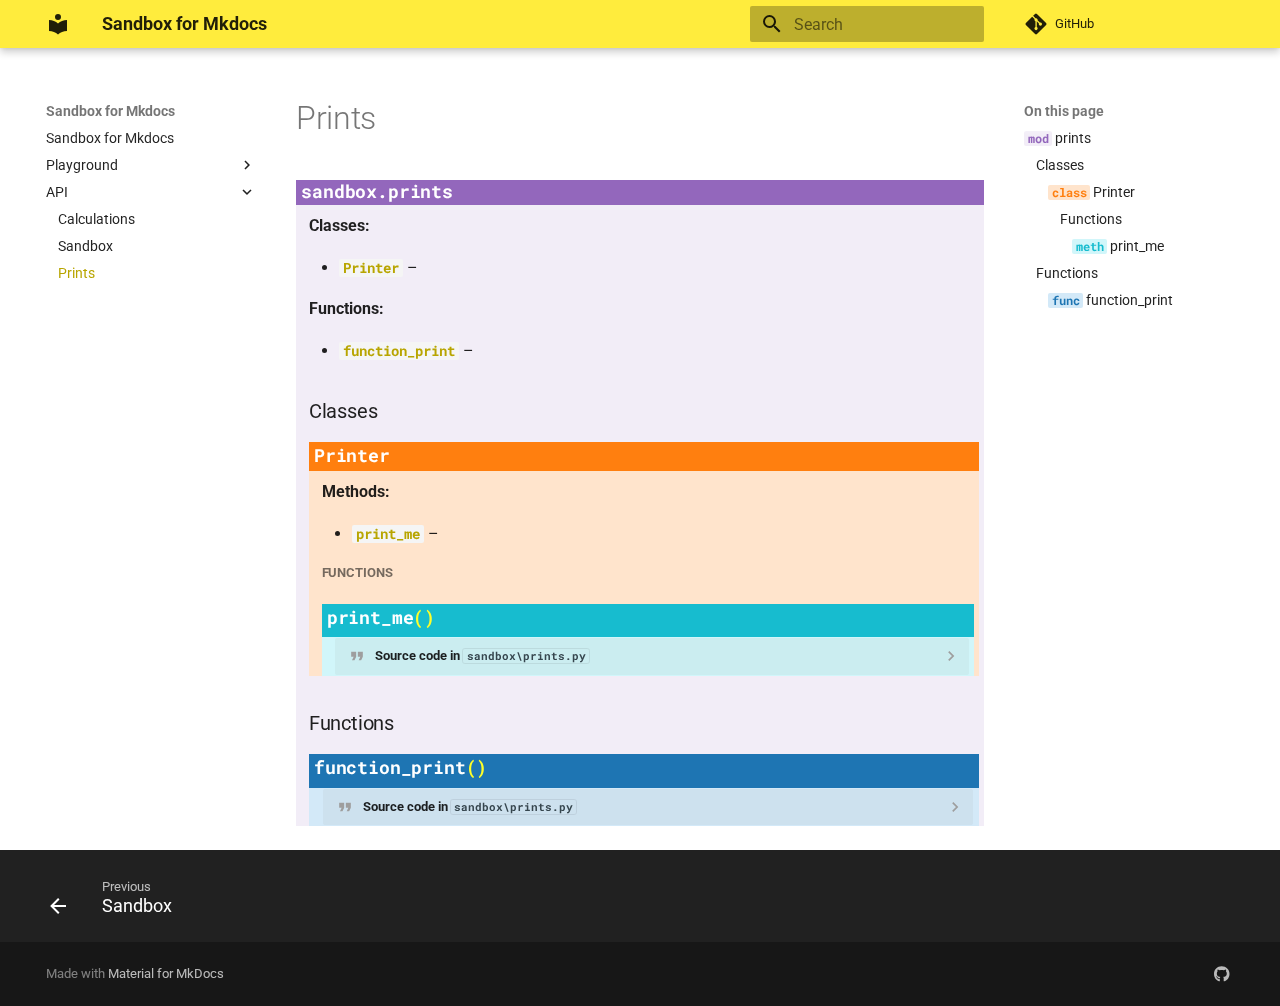
<file: API/prints/index.html>
<!doctype html>
<html lang="en" class="no-js">
  <head>
    
      <meta charset="utf-8">
      <meta name="viewport" content="width=device-width,initial-scale=1">
      
      
      
      
        <link rel="prev" href="../sandbox/">
      
      
      
      <link rel="icon" href="../../assets/images/favicon.png">
      <meta name="generator" content="mkdocs-1.6.1, mkdocs-material-9.5.44">
    
    
      
        <title>Prints - Sandbox for Mkdocs</title>
      
    
    
      <link rel="stylesheet" href="../../assets/stylesheets/main.0253249f.min.css">
      
        
        <link rel="stylesheet" href="../../assets/stylesheets/palette.06af60db.min.css">
      
      


    
    
      
    
    
      
        
        
        <link rel="preconnect" href="https://fonts.gstatic.com" crossorigin>
        <link rel="stylesheet" href="https://fonts.googleapis.com/css?family=Roboto:300,300i,400,400i,700,700i%7CRoboto+Mono:400,400i,700,700i&display=fallback">
        <style>:root{--md-text-font:"Roboto";--md-code-font:"Roboto Mono"}</style>
      
    
    
      <link rel="stylesheet" href="../../assets/_markdown_exec_pyodide.css">
    
      <link rel="stylesheet" href="../../assets/_markdown_exec_ansi.css">
    
      <link rel="stylesheet" href="../../assets/_mkdocstrings.css">
    
      <link rel="stylesheet" href="../../css/mkdocstrings.css">
    
    <script>__md_scope=new URL("../..",location),__md_hash=e=>[...e].reduce(((e,_)=>(e<<5)-e+_.charCodeAt(0)),0),__md_get=(e,_=localStorage,t=__md_scope)=>JSON.parse(_.getItem(t.pathname+"."+e)),__md_set=(e,_,t=localStorage,a=__md_scope)=>{try{t.setItem(a.pathname+"."+e,JSON.stringify(_))}catch(e){}}</script>
    
      

    
    
    
  </head>
  
  
    
    
    
    
    
    <body dir="ltr" data-md-color-scheme="default" data-md-color-primary="yellow" data-md-color-accent="indigo">
  
    
    <input class="md-toggle" data-md-toggle="drawer" type="checkbox" id="__drawer" autocomplete="off">
    <input class="md-toggle" data-md-toggle="search" type="checkbox" id="__search" autocomplete="off">
    <label class="md-overlay" for="__drawer"></label>
    <div data-md-component="skip">
      
        
        <a href="#sandbox.prints" class="md-skip">
          Skip to content
        </a>
      
    </div>
    <div data-md-component="announce">
      
    </div>
    
    
      

  

<header class="md-header md-header--shadow md-header--lifted" data-md-component="header">
  <nav class="md-header__inner md-grid" aria-label="Header">
    <a href="../.." title="Sandbox for Mkdocs" class="md-header__button md-logo" aria-label="Sandbox for Mkdocs" data-md-component="logo">
      
  
  <svg xmlns="http://www.w3.org/2000/svg" viewBox="0 0 24 24"><path d="M12 8a3 3 0 0 0 3-3 3 3 0 0 0-3-3 3 3 0 0 0-3 3 3 3 0 0 0 3 3m0 3.54C9.64 9.35 6.5 8 3 8v11c3.5 0 6.64 1.35 9 3.54 2.36-2.19 5.5-3.54 9-3.54V8c-3.5 0-6.64 1.35-9 3.54"/></svg>

    </a>
    <label class="md-header__button md-icon" for="__drawer">
      
      <svg xmlns="http://www.w3.org/2000/svg" viewBox="0 0 24 24"><path d="M3 6h18v2H3zm0 5h18v2H3zm0 5h18v2H3z"/></svg>
    </label>
    <div class="md-header__title" data-md-component="header-title">
      <div class="md-header__ellipsis">
        <div class="md-header__topic">
          <span class="md-ellipsis">
            Sandbox for Mkdocs
          </span>
        </div>
        <div class="md-header__topic" data-md-component="header-topic">
          <span class="md-ellipsis">
            
              Prints
            
          </span>
        </div>
      </div>
    </div>
    
      
    
    
    
    
      <label class="md-header__button md-icon" for="__search">
        
        <svg xmlns="http://www.w3.org/2000/svg" viewBox="0 0 24 24"><path d="M9.5 3A6.5 6.5 0 0 1 16 9.5c0 1.61-.59 3.09-1.56 4.23l.27.27h.79l5 5-1.5 1.5-5-5v-.79l-.27-.27A6.52 6.52 0 0 1 9.5 16 6.5 6.5 0 0 1 3 9.5 6.5 6.5 0 0 1 9.5 3m0 2C7 5 5 7 5 9.5S7 14 9.5 14 14 12 14 9.5 12 5 9.5 5"/></svg>
      </label>
      <div class="md-search" data-md-component="search" role="dialog">
  <label class="md-search__overlay" for="__search"></label>
  <div class="md-search__inner" role="search">
    <form class="md-search__form" name="search">
      <input type="text" class="md-search__input" name="query" aria-label="Search" placeholder="Search" autocapitalize="off" autocorrect="off" autocomplete="off" spellcheck="false" data-md-component="search-query" required>
      <label class="md-search__icon md-icon" for="__search">
        
        <svg xmlns="http://www.w3.org/2000/svg" viewBox="0 0 24 24"><path d="M9.5 3A6.5 6.5 0 0 1 16 9.5c0 1.61-.59 3.09-1.56 4.23l.27.27h.79l5 5-1.5 1.5-5-5v-.79l-.27-.27A6.52 6.52 0 0 1 9.5 16 6.5 6.5 0 0 1 3 9.5 6.5 6.5 0 0 1 9.5 3m0 2C7 5 5 7 5 9.5S7 14 9.5 14 14 12 14 9.5 12 5 9.5 5"/></svg>
        
        <svg xmlns="http://www.w3.org/2000/svg" viewBox="0 0 24 24"><path d="M20 11v2H8l5.5 5.5-1.42 1.42L4.16 12l7.92-7.92L13.5 5.5 8 11z"/></svg>
      </label>
      <nav class="md-search__options" aria-label="Search">
        
        <button type="reset" class="md-search__icon md-icon" title="Clear" aria-label="Clear" tabindex="-1">
          
          <svg xmlns="http://www.w3.org/2000/svg" viewBox="0 0 24 24"><path d="M19 6.41 17.59 5 12 10.59 6.41 5 5 6.41 10.59 12 5 17.59 6.41 19 12 13.41 17.59 19 19 17.59 13.41 12z"/></svg>
        </button>
      </nav>
      
        <div class="md-search__suggest" data-md-component="search-suggest"></div>
      
    </form>
    <div class="md-search__output">
      <div class="md-search__scrollwrap" tabindex="0" data-md-scrollfix>
        <div class="md-search-result" data-md-component="search-result">
          <div class="md-search-result__meta">
            Initializing search
          </div>
          <ol class="md-search-result__list" role="presentation"></ol>
        </div>
      </div>
    </div>
  </div>
</div>
    
    
      <div class="md-header__source">
        <a href="https://github.com/lennon-c/SandBox_Mkdocs" title="Go to repository" class="md-source" data-md-component="source">
  <div class="md-source__icon md-icon">
    
    <svg xmlns="http://www.w3.org/2000/svg" viewBox="0 0 448 512"><!--! Font Awesome Free 6.6.0 by @fontawesome - https://fontawesome.com License - https://fontawesome.com/license/free (Icons: CC BY 4.0, Fonts: SIL OFL 1.1, Code: MIT License) Copyright 2024 Fonticons, Inc.--><path d="M439.55 236.05 244 40.45a28.87 28.87 0 0 0-40.81 0l-40.66 40.63 51.52 51.52c27.06-9.14 52.68 16.77 43.39 43.68l49.66 49.66c34.23-11.8 61.18 31 35.47 56.69-26.49 26.49-70.21-2.87-56-37.34L240.22 199v121.85c25.3 12.54 22.26 41.85 9.08 55a34.34 34.34 0 0 1-48.55 0c-17.57-17.6-11.07-46.91 11.25-56v-123c-20.8-8.51-24.6-30.74-18.64-45L142.57 101 8.45 235.14a28.86 28.86 0 0 0 0 40.81l195.61 195.6a28.86 28.86 0 0 0 40.8 0l194.69-194.69a28.86 28.86 0 0 0 0-40.81"/></svg>
  </div>
  <div class="md-source__repository">
    GitHub
  </div>
</a>
      </div>
    
  </nav>
  
    
  
</header>
    
    <div class="md-container" data-md-component="container">
      
      
        
      
      <main class="md-main" data-md-component="main">
        <div class="md-main__inner md-grid">
          
            
              
              <div class="md-sidebar md-sidebar--primary" data-md-component="sidebar" data-md-type="navigation" >
                <div class="md-sidebar__scrollwrap">
                  <div class="md-sidebar__inner">
                    



<nav class="md-nav md-nav--primary" aria-label="Navigation" data-md-level="0">
  <label class="md-nav__title" for="__drawer">
    <a href="../.." title="Sandbox for Mkdocs" class="md-nav__button md-logo" aria-label="Sandbox for Mkdocs" data-md-component="logo">
      
  
  <svg xmlns="http://www.w3.org/2000/svg" viewBox="0 0 24 24"><path d="M12 8a3 3 0 0 0 3-3 3 3 0 0 0-3-3 3 3 0 0 0-3 3 3 3 0 0 0 3 3m0 3.54C9.64 9.35 6.5 8 3 8v11c3.5 0 6.64 1.35 9 3.54 2.36-2.19 5.5-3.54 9-3.54V8c-3.5 0-6.64 1.35-9 3.54"/></svg>

    </a>
    Sandbox for Mkdocs
  </label>
  
    <div class="md-nav__source">
      <a href="https://github.com/lennon-c/SandBox_Mkdocs" title="Go to repository" class="md-source" data-md-component="source">
  <div class="md-source__icon md-icon">
    
    <svg xmlns="http://www.w3.org/2000/svg" viewBox="0 0 448 512"><!--! Font Awesome Free 6.6.0 by @fontawesome - https://fontawesome.com License - https://fontawesome.com/license/free (Icons: CC BY 4.0, Fonts: SIL OFL 1.1, Code: MIT License) Copyright 2024 Fonticons, Inc.--><path d="M439.55 236.05 244 40.45a28.87 28.87 0 0 0-40.81 0l-40.66 40.63 51.52 51.52c27.06-9.14 52.68 16.77 43.39 43.68l49.66 49.66c34.23-11.8 61.18 31 35.47 56.69-26.49 26.49-70.21-2.87-56-37.34L240.22 199v121.85c25.3 12.54 22.26 41.85 9.08 55a34.34 34.34 0 0 1-48.55 0c-17.57-17.6-11.07-46.91 11.25-56v-123c-20.8-8.51-24.6-30.74-18.64-45L142.57 101 8.45 235.14a28.86 28.86 0 0 0 0 40.81l195.61 195.6a28.86 28.86 0 0 0 40.8 0l194.69-194.69a28.86 28.86 0 0 0 0-40.81"/></svg>
  </div>
  <div class="md-source__repository">
    GitHub
  </div>
</a>
    </div>
  
  <ul class="md-nav__list" data-md-scrollfix>
    
      
      
  
  
  
  
    <li class="md-nav__item">
      <a href="../.." class="md-nav__link">
        
  
  <span class="md-ellipsis">
    Sandbox for Mkdocs
  </span>
  

      </a>
    </li>
  

    
      
      
  
  
  
  
    
    
      
        
          
        
      
        
      
        
      
        
      
        
      
        
      
    
    
    
    <li class="md-nav__item md-nav__item--nested">
      
        
        
        <input class="md-nav__toggle md-toggle " type="checkbox" id="__nav_2" >
        
          
          
          <div class="md-nav__link md-nav__container">
            <a href="../../Playground/" class="md-nav__link ">
              
  
  <span class="md-ellipsis">
    Playground
  </span>
  

            </a>
            
              
              <label class="md-nav__link " for="__nav_2" id="__nav_2_label" tabindex="0">
                <span class="md-nav__icon md-icon"></span>
              </label>
            
          </div>
        
        <nav class="md-nav" data-md-level="1" aria-labelledby="__nav_2_label" aria-expanded="false">
          <label class="md-nav__title" for="__nav_2">
            <span class="md-nav__icon md-icon"></span>
            Playground
          </label>
          <ul class="md-nav__list" data-md-scrollfix>
            
              
            
              
                
  
  
  
  
    <li class="md-nav__item">
      <a href="../../Playground/formatting/" class="md-nav__link">
        
  
  <span class="md-ellipsis">
    Formatting
  </span>
  

      </a>
    </li>
  

              
            
              
                
  
  
  
  
    <li class="md-nav__item">
      <a href="../../Playground/code%20execution/" class="md-nav__link">
        
  
  <span class="md-ellipsis">
    Code execution
  </span>
  

      </a>
    </li>
  

              
            
              
                
  
  
  
  
    <li class="md-nav__item">
      <a href="../../Playground/pyodide/" class="md-nav__link">
        
  
  <span class="md-ellipsis">
    Pyodide
  </span>
  

      </a>
    </li>
  

              
            
              
                
  
  
  
  
    <li class="md-nav__item">
      <a href="../../Playground/links/" class="md-nav__link">
        
  
  <span class="md-ellipsis">
    Playing with links
  </span>
  

      </a>
    </li>
  

              
            
              
                
  
  
  
  
    <li class="md-nav__item">
      <a href="../../Playground/GitHub%20actions/" class="md-nav__link">
        
  
  <span class="md-ellipsis">
    GitHub actions
  </span>
  

      </a>
    </li>
  

              
            
          </ul>
        </nav>
      
    </li>
  

    
      
      
  
  
    
  
  
  
    
    
      
        
          
        
      
        
      
        
      
        
      
    
    
    
    <li class="md-nav__item md-nav__item--active md-nav__item--nested">
      
        
        
        <input class="md-nav__toggle md-toggle " type="checkbox" id="__nav_3" checked>
        
          
          
          <div class="md-nav__link md-nav__container">
            <a href="../" class="md-nav__link ">
              
  
  <span class="md-ellipsis">
    API
  </span>
  

            </a>
            
              
              <label class="md-nav__link " for="__nav_3" id="__nav_3_label" tabindex="0">
                <span class="md-nav__icon md-icon"></span>
              </label>
            
          </div>
        
        <nav class="md-nav" data-md-level="1" aria-labelledby="__nav_3_label" aria-expanded="true">
          <label class="md-nav__title" for="__nav_3">
            <span class="md-nav__icon md-icon"></span>
            API
          </label>
          <ul class="md-nav__list" data-md-scrollfix>
            
              
            
              
                
  
  
  
  
    <li class="md-nav__item">
      <a href="../calculations/" class="md-nav__link">
        
  
  <span class="md-ellipsis">
    Calculations
  </span>
  

      </a>
    </li>
  

              
            
              
                
  
  
  
  
    <li class="md-nav__item">
      <a href="../sandbox/" class="md-nav__link">
        
  
  <span class="md-ellipsis">
    Sandbox
  </span>
  

      </a>
    </li>
  

              
            
              
                
  
  
    
  
  
  
    <li class="md-nav__item md-nav__item--active">
      
      <input class="md-nav__toggle md-toggle" type="checkbox" id="__toc">
      
      
      
        <label class="md-nav__link md-nav__link--active" for="__toc">
          
  
  <span class="md-ellipsis">
    Prints
  </span>
  

          <span class="md-nav__icon md-icon"></span>
        </label>
      
      <a href="./" class="md-nav__link md-nav__link--active">
        
  
  <span class="md-ellipsis">
    Prints
  </span>
  

      </a>
      
        

  

<nav class="md-nav md-nav--secondary" aria-label="On this page">
  
  
  
  
    <label class="md-nav__title" for="__toc">
      <span class="md-nav__icon md-icon"></span>
      On this page
    </label>
    <ul class="md-nav__list" data-md-component="toc" data-md-scrollfix>
      
        <li class="md-nav__item">
  <a href="#sandbox.prints" class="md-nav__link">
    <span class="md-ellipsis">
      <code class="doc-symbol doc-symbol-toc doc-symbol-module"></code>&nbsp;prints
    </span>
  </a>
  
    <nav class="md-nav" aria-label=" prints">
      <ul class="md-nav__list">
        
          <li class="md-nav__item">
  <a href="#sandbox.prints-classes" class="md-nav__link">
    <span class="md-ellipsis">
      Classes
    </span>
  </a>
  
    <nav class="md-nav" aria-label="Classes">
      <ul class="md-nav__list">
        
          <li class="md-nav__item">
  <a href="#sandbox.prints.Printer" class="md-nav__link">
    <span class="md-ellipsis">
      <code class="doc-symbol doc-symbol-toc doc-symbol-class"></code>&nbsp;Printer
    </span>
  </a>
  
    <nav class="md-nav" aria-label=" Printer">
      <ul class="md-nav__list">
        
          <li class="md-nav__item">
  <a href="#sandbox.prints.Printer-functions" class="md-nav__link">
    <span class="md-ellipsis">
      Functions
    </span>
  </a>
  
    <nav class="md-nav" aria-label="Functions">
      <ul class="md-nav__list">
        
          <li class="md-nav__item">
  <a href="#sandbox.prints.Printer.print_me" class="md-nav__link">
    <span class="md-ellipsis">
      <code class="doc-symbol doc-symbol-toc doc-symbol-method"></code>&nbsp;print_me
    </span>
  </a>
  
</li>
        
      </ul>
    </nav>
  
</li>
        
      </ul>
    </nav>
  
</li>
        
      </ul>
    </nav>
  
</li>
        
          <li class="md-nav__item">
  <a href="#sandbox.prints-functions" class="md-nav__link">
    <span class="md-ellipsis">
      Functions
    </span>
  </a>
  
    <nav class="md-nav" aria-label="Functions">
      <ul class="md-nav__list">
        
          <li class="md-nav__item">
  <a href="#sandbox.prints.function_print" class="md-nav__link">
    <span class="md-ellipsis">
      <code class="doc-symbol doc-symbol-toc doc-symbol-function"></code>&nbsp;function_print
    </span>
  </a>
  
</li>
        
      </ul>
    </nav>
  
</li>
        
      </ul>
    </nav>
  
</li>
      
    </ul>
  
</nav>
      
    </li>
  

              
            
          </ul>
        </nav>
      
    </li>
  

    
  </ul>
</nav>
                  </div>
                </div>
              </div>
            
            
              
              <div class="md-sidebar md-sidebar--secondary" data-md-component="sidebar" data-md-type="toc" >
                <div class="md-sidebar__scrollwrap">
                  <div class="md-sidebar__inner">
                    

  

<nav class="md-nav md-nav--secondary" aria-label="On this page">
  
  
  
  
    <label class="md-nav__title" for="__toc">
      <span class="md-nav__icon md-icon"></span>
      On this page
    </label>
    <ul class="md-nav__list" data-md-component="toc" data-md-scrollfix>
      
        <li class="md-nav__item">
  <a href="#sandbox.prints" class="md-nav__link">
    <span class="md-ellipsis">
      <code class="doc-symbol doc-symbol-toc doc-symbol-module"></code>&nbsp;prints
    </span>
  </a>
  
    <nav class="md-nav" aria-label=" prints">
      <ul class="md-nav__list">
        
          <li class="md-nav__item">
  <a href="#sandbox.prints-classes" class="md-nav__link">
    <span class="md-ellipsis">
      Classes
    </span>
  </a>
  
    <nav class="md-nav" aria-label="Classes">
      <ul class="md-nav__list">
        
          <li class="md-nav__item">
  <a href="#sandbox.prints.Printer" class="md-nav__link">
    <span class="md-ellipsis">
      <code class="doc-symbol doc-symbol-toc doc-symbol-class"></code>&nbsp;Printer
    </span>
  </a>
  
    <nav class="md-nav" aria-label=" Printer">
      <ul class="md-nav__list">
        
          <li class="md-nav__item">
  <a href="#sandbox.prints.Printer-functions" class="md-nav__link">
    <span class="md-ellipsis">
      Functions
    </span>
  </a>
  
    <nav class="md-nav" aria-label="Functions">
      <ul class="md-nav__list">
        
          <li class="md-nav__item">
  <a href="#sandbox.prints.Printer.print_me" class="md-nav__link">
    <span class="md-ellipsis">
      <code class="doc-symbol doc-symbol-toc doc-symbol-method"></code>&nbsp;print_me
    </span>
  </a>
  
</li>
        
      </ul>
    </nav>
  
</li>
        
      </ul>
    </nav>
  
</li>
        
      </ul>
    </nav>
  
</li>
        
          <li class="md-nav__item">
  <a href="#sandbox.prints-functions" class="md-nav__link">
    <span class="md-ellipsis">
      Functions
    </span>
  </a>
  
    <nav class="md-nav" aria-label="Functions">
      <ul class="md-nav__list">
        
          <li class="md-nav__item">
  <a href="#sandbox.prints.function_print" class="md-nav__link">
    <span class="md-ellipsis">
      <code class="doc-symbol doc-symbol-toc doc-symbol-function"></code>&nbsp;function_print
    </span>
  </a>
  
</li>
        
      </ul>
    </nav>
  
</li>
        
      </ul>
    </nav>
  
</li>
      
    </ul>
  
</nav>
                  </div>
                </div>
              </div>
            
          
          
            <div class="md-content" data-md-component="content">
              <article class="md-content__inner md-typeset">
                
                  

  
  


  <h1>Prints</h1>

<div class="doc doc-object doc-module">



<h2 id="sandbox.prints" class="doc doc-heading">
            <code>sandbox.prints</code>


<a href="#sandbox.prints" class="headerlink" title="Permanent link">&para;</a></h2>

    <div class="doc doc-contents first">







<p><span class="doc-section-title">Classes:</span></p>
    <ul>
        <li class="doc-section-item field-body">
          <b><code><a class="autorefs autorefs-internal" title="sandbox.prints.Printer" href="#sandbox.prints.Printer">Printer</a></code></b>
          –
          <div class="doc-md-description">
            
          </div>
        </li>
    </ul>




<p><span class="doc-section-title">Functions:</span></p>
    <ul>
          <li class="doc-section-item field-body">
            <b><code><a class="autorefs autorefs-internal" title="sandbox.prints.function_print" href="#sandbox.prints.function_print">function_print</a></code></b>
            –
            <div class="doc-md-description">
              
            </div>
          </li>
    </ul>





  <div class="doc doc-children">






<h3 id="sandbox.prints-classes">Classes<a href="#sandbox.prints-classes" class="headerlink" title="Permanent link">&para;</a></h3>

<div class="doc doc-object doc-class">



<h4 id="sandbox.prints.Printer" class="doc doc-heading">
            <code>Printer</code>


<a href="#sandbox.prints.Printer" class="headerlink" title="Permanent link">&para;</a></h4>


    <div class="doc doc-contents ">










<p><span class="doc-section-title">Methods:</span></p>
    <ul>
          <li class="doc-section-item field-body">
            <b><code><a class="autorefs autorefs-internal" title="sandbox.prints.Printer.print_me" href="#sandbox.prints.Printer.print_me">print_me</a></code></b>
            –
            <div class="doc-md-description">
              
            </div>
          </li>
    </ul>






  <div class="doc doc-children">







<h5 id="sandbox.prints.Printer-functions">Functions<a href="#sandbox.prints.Printer-functions" class="headerlink" title="Permanent link">&para;</a></h5>

<div class="doc doc-object doc-function">


<h6 id="sandbox.prints.Printer.print_me" class="doc doc-heading">
            <code class="highlight language-python"><span class="n">print_me</span><span class="p">()</span></code>

<a href="#sandbox.prints.Printer.print_me" class="headerlink" title="Permanent link">&para;</a></h6>


    <div class="doc doc-contents ">

            <details class="quote">
              <summary>Source code in <code>sandbox\prints.py</code></summary>
              <div class="language-python highlight"><table class="highlighttable"><tr><th colspan="2" class="filename"><span class="filename">Python</span></th></tr><tr><td class="linenos"><div class="linenodiv"><pre><span></span><span class="normal">6</span>
<span class="normal">7</span></pre></div></td><td class="code"><div><pre><span></span><code><span class="k">def</span> <span class="nf">print_me</span><span class="p">(</span><span class="bp">self</span><span class="p">):</span>
    <span class="nb">print</span><span class="p">(</span><span class="s2">&quot;Hello World from a class&quot;</span><span class="p">)</span>
</code></pre></div></td></tr></table></div>
            </details>
    </div>

</div>



  </div>

    </div>

</div>
<h3 id="sandbox.prints-functions">Functions<a href="#sandbox.prints-functions" class="headerlink" title="Permanent link">&para;</a></h3>

<div class="doc doc-object doc-function">


<h4 id="sandbox.prints.function_print" class="doc doc-heading">
            <code class="highlight language-python"><span class="n">function_print</span><span class="p">()</span></code>

<a href="#sandbox.prints.function_print" class="headerlink" title="Permanent link">&para;</a></h4>


    <div class="doc doc-contents ">

            <details class="quote">
              <summary>Source code in <code>sandbox\prints.py</code></summary>
              <div class="language-python highlight"><table class="highlighttable"><tr><th colspan="2" class="filename"><span class="filename">Python</span></th></tr><tr><td class="linenos"><div class="linenodiv"><pre><span></span><span class="normal">1</span>
<span class="normal">2</span></pre></div></td><td class="code"><div><pre><span></span><code><span class="k">def</span> <span class="nf">function_print</span><span class="p">():</span>
    <span class="nb">print</span><span class="p">(</span><span class="s2">&quot;Hello World from a function&quot;</span><span class="p">)</span>
</code></pre></div></td></tr></table></div>
            </details>
    </div>

</div>



  </div>

    </div>

</div>












                
              </article>
            </div>
          
          
  <script>var tabs=__md_get("__tabs");if(Array.isArray(tabs))e:for(var set of document.querySelectorAll(".tabbed-set")){var labels=set.querySelector(".tabbed-labels");for(var tab of tabs)for(var label of labels.getElementsByTagName("label"))if(label.innerText.trim()===tab){var input=document.getElementById(label.htmlFor);input.checked=!0;continue e}}</script>

<script>var target=document.getElementById(location.hash.slice(1));target&&target.name&&(target.checked=target.name.startsWith("__tabbed_"))</script>
        </div>
        
          <button type="button" class="md-top md-icon" data-md-component="top" hidden>
  
  <svg xmlns="http://www.w3.org/2000/svg" viewBox="0 0 24 24"><path d="M13 20h-2V8l-5.5 5.5-1.42-1.42L12 4.16l7.92 7.92-1.42 1.42L13 8z"/></svg>
  Back to top
</button>
        
      </main>
      
        <footer class="md-footer">
  
    
      
      <nav class="md-footer__inner md-grid" aria-label="Footer" >
        
          
          <a href="../sandbox/" class="md-footer__link md-footer__link--prev" aria-label="Previous: Sandbox">
            <div class="md-footer__button md-icon">
              
              <svg xmlns="http://www.w3.org/2000/svg" viewBox="0 0 24 24"><path d="M20 11v2H8l5.5 5.5-1.42 1.42L4.16 12l7.92-7.92L13.5 5.5 8 11z"/></svg>
            </div>
            <div class="md-footer__title">
              <span class="md-footer__direction">
                Previous
              </span>
              <div class="md-ellipsis">
                Sandbox
              </div>
            </div>
          </a>
        
        
      </nav>
    
  
  <div class="md-footer-meta md-typeset">
    <div class="md-footer-meta__inner md-grid">
      <div class="md-copyright">
  
  
    Made with
    <a href="https://squidfunk.github.io/mkdocs-material/" target="_blank" rel="noopener">
      Material for MkDocs
    </a>
  
</div>
      
        <div class="md-social">
  
    
    
    
    
      
      
    
    <a href="https://github.com/lennon-c/" target="_blank" rel="noopener" title="github.com" class="md-social__link">
      <svg xmlns="http://www.w3.org/2000/svg" viewBox="0 0 496 512"><!--! Font Awesome Free 6.6.0 by @fontawesome - https://fontawesome.com License - https://fontawesome.com/license/free (Icons: CC BY 4.0, Fonts: SIL OFL 1.1, Code: MIT License) Copyright 2024 Fonticons, Inc.--><path d="M165.9 397.4c0 2-2.3 3.6-5.2 3.6-3.3.3-5.6-1.3-5.6-3.6 0-2 2.3-3.6 5.2-3.6 3-.3 5.6 1.3 5.6 3.6m-31.1-4.5c-.7 2 1.3 4.3 4.3 4.9 2.6 1 5.6 0 6.2-2s-1.3-4.3-4.3-5.2c-2.6-.7-5.5.3-6.2 2.3m44.2-1.7c-2.9.7-4.9 2.6-4.6 4.9.3 2 2.9 3.3 5.9 2.6 2.9-.7 4.9-2.6 4.6-4.6-.3-1.9-3-3.2-5.9-2.9M244.8 8C106.1 8 0 113.3 0 252c0 110.9 69.8 205.8 169.5 239.2 12.8 2.3 17.3-5.6 17.3-12.1 0-6.2-.3-40.4-.3-61.4 0 0-70 15-84.7-29.8 0 0-11.4-29.1-27.8-36.6 0 0-22.9-15.7 1.6-15.4 0 0 24.9 2 38.6 25.8 21.9 38.6 58.6 27.5 72.9 20.9 2.3-16 8.8-27.1 16-33.7-55.9-6.2-112.3-14.3-112.3-110.5 0-27.5 7.6-41.3 23.6-58.9-2.6-6.5-11.1-33.3 2.6-67.9 20.9-6.5 69 27 69 27 20-5.6 41.5-8.5 62.8-8.5s42.8 2.9 62.8 8.5c0 0 48.1-33.6 69-27 13.7 34.7 5.2 61.4 2.6 67.9 16 17.7 25.8 31.5 25.8 58.9 0 96.5-58.9 104.2-114.8 110.5 9.2 7.9 17 22.9 17 46.4 0 33.7-.3 75.4-.3 83.6 0 6.5 4.6 14.4 17.3 12.1C428.2 457.8 496 362.9 496 252 496 113.3 383.5 8 244.8 8M97.2 352.9c-1.3 1-1 3.3.7 5.2 1.6 1.6 3.9 2.3 5.2 1 1.3-1 1-3.3-.7-5.2-1.6-1.6-3.9-2.3-5.2-1m-10.8-8.1c-.7 1.3.3 2.9 2.3 3.9 1.6 1 3.6.7 4.3-.7.7-1.3-.3-2.9-2.3-3.9-2-.6-3.6-.3-4.3.7m32.4 35.6c-1.6 1.3-1 4.3 1.3 6.2 2.3 2.3 5.2 2.6 6.5 1 1.3-1.3.7-4.3-1.3-6.2-2.2-2.3-5.2-2.6-6.5-1m-11.4-14.7c-1.6 1-1.6 3.6 0 5.9s4.3 3.3 5.6 2.3c1.6-1.3 1.6-3.9 0-6.2-1.4-2.3-4-3.3-5.6-2"/></svg>
    </a>
  
</div>
      
    </div>
  </div>
</footer>
      
    </div>
    <div class="md-dialog" data-md-component="dialog">
      <div class="md-dialog__inner md-typeset"></div>
    </div>
    
    
    <script id="__config" type="application/json">{"base": "../..", "features": ["content.code.copy", "content.tabs.link", "navigation.tabs.sticky", "navigation.footer", "navigation.indexes", "toc.follow", "search.suggest", "search.highlight", "navigation.top"], "search": "../../assets/javascripts/workers/search.6ce7567c.min.js", "translations": {"clipboard.copied": "Copied to clipboard", "clipboard.copy": "Copy to clipboard", "search.result.more.one": "1 more on this page", "search.result.more.other": "# more on this page", "search.result.none": "No matching documents", "search.result.one": "1 matching document", "search.result.other": "# matching documents", "search.result.placeholder": "Type to start searching", "search.result.term.missing": "Missing", "select.version": "Select version"}}</script>
    
    
      <script src="../../assets/javascripts/bundle.83f73b43.min.js"></script>
      
        <script src="../../assets/_markdown_exec_pyodide.js"></script>
      
        <script src="../../js/open_in_new_tab.js"></script>
      
    
  </body>
</html>
</file>
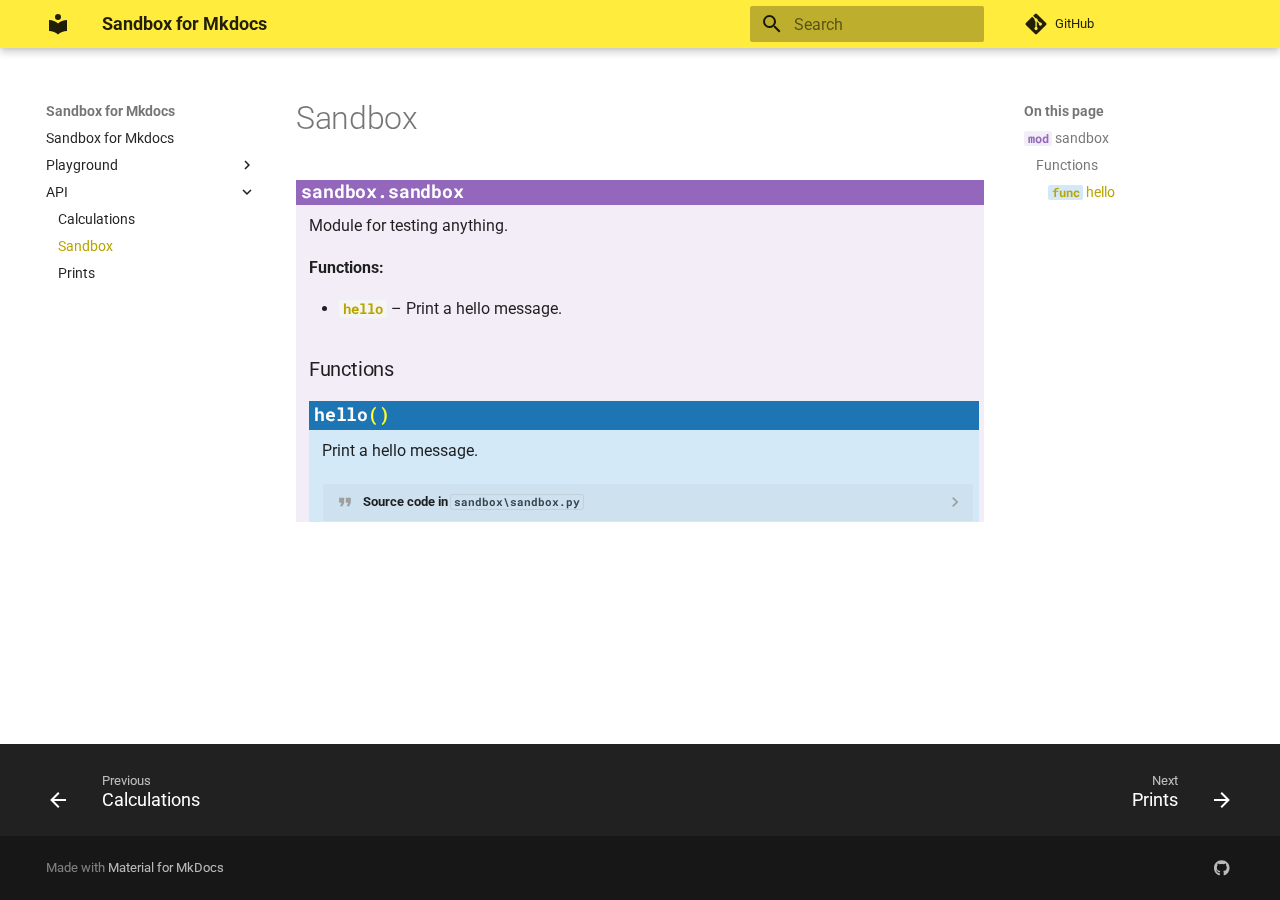
<file: API/sandbox/index.html>
<!doctype html>
<html lang="en" class="no-js">
  <head>
    
      <meta charset="utf-8">
      <meta name="viewport" content="width=device-width,initial-scale=1">
      
      
      
      
        <link rel="prev" href="../calculations/">
      
      
        <link rel="next" href="../prints/">
      
      
      <link rel="icon" href="../../assets/images/favicon.png">
      <meta name="generator" content="mkdocs-1.6.1, mkdocs-material-9.5.44">
    
    
      
        <title>Sandbox - Sandbox for Mkdocs</title>
      
    
    
      <link rel="stylesheet" href="../../assets/stylesheets/main.0253249f.min.css">
      
        
        <link rel="stylesheet" href="../../assets/stylesheets/palette.06af60db.min.css">
      
      


    
    
      
    
    
      
        
        
        <link rel="preconnect" href="https://fonts.gstatic.com" crossorigin>
        <link rel="stylesheet" href="https://fonts.googleapis.com/css?family=Roboto:300,300i,400,400i,700,700i%7CRoboto+Mono:400,400i,700,700i&display=fallback">
        <style>:root{--md-text-font:"Roboto";--md-code-font:"Roboto Mono"}</style>
      
    
    
      <link rel="stylesheet" href="../../assets/_markdown_exec_pyodide.css">
    
      <link rel="stylesheet" href="../../assets/_markdown_exec_ansi.css">
    
      <link rel="stylesheet" href="../../assets/_mkdocstrings.css">
    
      <link rel="stylesheet" href="../../css/mkdocstrings.css">
    
    <script>__md_scope=new URL("../..",location),__md_hash=e=>[...e].reduce(((e,_)=>(e<<5)-e+_.charCodeAt(0)),0),__md_get=(e,_=localStorage,t=__md_scope)=>JSON.parse(_.getItem(t.pathname+"."+e)),__md_set=(e,_,t=localStorage,a=__md_scope)=>{try{t.setItem(a.pathname+"."+e,JSON.stringify(_))}catch(e){}}</script>
    
      

    
    
    
  </head>
  
  
    
    
    
    
    
    <body dir="ltr" data-md-color-scheme="default" data-md-color-primary="yellow" data-md-color-accent="indigo">
  
    
    <input class="md-toggle" data-md-toggle="drawer" type="checkbox" id="__drawer" autocomplete="off">
    <input class="md-toggle" data-md-toggle="search" type="checkbox" id="__search" autocomplete="off">
    <label class="md-overlay" for="__drawer"></label>
    <div data-md-component="skip">
      
        
        <a href="#sandbox.sandbox" class="md-skip">
          Skip to content
        </a>
      
    </div>
    <div data-md-component="announce">
      
    </div>
    
    
      

  

<header class="md-header md-header--shadow md-header--lifted" data-md-component="header">
  <nav class="md-header__inner md-grid" aria-label="Header">
    <a href="../.." title="Sandbox for Mkdocs" class="md-header__button md-logo" aria-label="Sandbox for Mkdocs" data-md-component="logo">
      
  
  <svg xmlns="http://www.w3.org/2000/svg" viewBox="0 0 24 24"><path d="M12 8a3 3 0 0 0 3-3 3 3 0 0 0-3-3 3 3 0 0 0-3 3 3 3 0 0 0 3 3m0 3.54C9.64 9.35 6.5 8 3 8v11c3.5 0 6.64 1.35 9 3.54 2.36-2.19 5.5-3.54 9-3.54V8c-3.5 0-6.64 1.35-9 3.54"/></svg>

    </a>
    <label class="md-header__button md-icon" for="__drawer">
      
      <svg xmlns="http://www.w3.org/2000/svg" viewBox="0 0 24 24"><path d="M3 6h18v2H3zm0 5h18v2H3zm0 5h18v2H3z"/></svg>
    </label>
    <div class="md-header__title" data-md-component="header-title">
      <div class="md-header__ellipsis">
        <div class="md-header__topic">
          <span class="md-ellipsis">
            Sandbox for Mkdocs
          </span>
        </div>
        <div class="md-header__topic" data-md-component="header-topic">
          <span class="md-ellipsis">
            
              Sandbox
            
          </span>
        </div>
      </div>
    </div>
    
      
    
    
    
    
      <label class="md-header__button md-icon" for="__search">
        
        <svg xmlns="http://www.w3.org/2000/svg" viewBox="0 0 24 24"><path d="M9.5 3A6.5 6.5 0 0 1 16 9.5c0 1.61-.59 3.09-1.56 4.23l.27.27h.79l5 5-1.5 1.5-5-5v-.79l-.27-.27A6.52 6.52 0 0 1 9.5 16 6.5 6.5 0 0 1 3 9.5 6.5 6.5 0 0 1 9.5 3m0 2C7 5 5 7 5 9.5S7 14 9.5 14 14 12 14 9.5 12 5 9.5 5"/></svg>
      </label>
      <div class="md-search" data-md-component="search" role="dialog">
  <label class="md-search__overlay" for="__search"></label>
  <div class="md-search__inner" role="search">
    <form class="md-search__form" name="search">
      <input type="text" class="md-search__input" name="query" aria-label="Search" placeholder="Search" autocapitalize="off" autocorrect="off" autocomplete="off" spellcheck="false" data-md-component="search-query" required>
      <label class="md-search__icon md-icon" for="__search">
        
        <svg xmlns="http://www.w3.org/2000/svg" viewBox="0 0 24 24"><path d="M9.5 3A6.5 6.5 0 0 1 16 9.5c0 1.61-.59 3.09-1.56 4.23l.27.27h.79l5 5-1.5 1.5-5-5v-.79l-.27-.27A6.52 6.52 0 0 1 9.5 16 6.5 6.5 0 0 1 3 9.5 6.5 6.5 0 0 1 9.5 3m0 2C7 5 5 7 5 9.5S7 14 9.5 14 14 12 14 9.5 12 5 9.5 5"/></svg>
        
        <svg xmlns="http://www.w3.org/2000/svg" viewBox="0 0 24 24"><path d="M20 11v2H8l5.5 5.5-1.42 1.42L4.16 12l7.92-7.92L13.5 5.5 8 11z"/></svg>
      </label>
      <nav class="md-search__options" aria-label="Search">
        
        <button type="reset" class="md-search__icon md-icon" title="Clear" aria-label="Clear" tabindex="-1">
          
          <svg xmlns="http://www.w3.org/2000/svg" viewBox="0 0 24 24"><path d="M19 6.41 17.59 5 12 10.59 6.41 5 5 6.41 10.59 12 5 17.59 6.41 19 12 13.41 17.59 19 19 17.59 13.41 12z"/></svg>
        </button>
      </nav>
      
        <div class="md-search__suggest" data-md-component="search-suggest"></div>
      
    </form>
    <div class="md-search__output">
      <div class="md-search__scrollwrap" tabindex="0" data-md-scrollfix>
        <div class="md-search-result" data-md-component="search-result">
          <div class="md-search-result__meta">
            Initializing search
          </div>
          <ol class="md-search-result__list" role="presentation"></ol>
        </div>
      </div>
    </div>
  </div>
</div>
    
    
      <div class="md-header__source">
        <a href="https://github.com/lennon-c/SandBox_Mkdocs" title="Go to repository" class="md-source" data-md-component="source">
  <div class="md-source__icon md-icon">
    
    <svg xmlns="http://www.w3.org/2000/svg" viewBox="0 0 448 512"><!--! Font Awesome Free 6.6.0 by @fontawesome - https://fontawesome.com License - https://fontawesome.com/license/free (Icons: CC BY 4.0, Fonts: SIL OFL 1.1, Code: MIT License) Copyright 2024 Fonticons, Inc.--><path d="M439.55 236.05 244 40.45a28.87 28.87 0 0 0-40.81 0l-40.66 40.63 51.52 51.52c27.06-9.14 52.68 16.77 43.39 43.68l49.66 49.66c34.23-11.8 61.18 31 35.47 56.69-26.49 26.49-70.21-2.87-56-37.34L240.22 199v121.85c25.3 12.54 22.26 41.85 9.08 55a34.34 34.34 0 0 1-48.55 0c-17.57-17.6-11.07-46.91 11.25-56v-123c-20.8-8.51-24.6-30.74-18.64-45L142.57 101 8.45 235.14a28.86 28.86 0 0 0 0 40.81l195.61 195.6a28.86 28.86 0 0 0 40.8 0l194.69-194.69a28.86 28.86 0 0 0 0-40.81"/></svg>
  </div>
  <div class="md-source__repository">
    GitHub
  </div>
</a>
      </div>
    
  </nav>
  
    
  
</header>
    
    <div class="md-container" data-md-component="container">
      
      
        
      
      <main class="md-main" data-md-component="main">
        <div class="md-main__inner md-grid">
          
            
              
              <div class="md-sidebar md-sidebar--primary" data-md-component="sidebar" data-md-type="navigation" >
                <div class="md-sidebar__scrollwrap">
                  <div class="md-sidebar__inner">
                    



<nav class="md-nav md-nav--primary" aria-label="Navigation" data-md-level="0">
  <label class="md-nav__title" for="__drawer">
    <a href="../.." title="Sandbox for Mkdocs" class="md-nav__button md-logo" aria-label="Sandbox for Mkdocs" data-md-component="logo">
      
  
  <svg xmlns="http://www.w3.org/2000/svg" viewBox="0 0 24 24"><path d="M12 8a3 3 0 0 0 3-3 3 3 0 0 0-3-3 3 3 0 0 0-3 3 3 3 0 0 0 3 3m0 3.54C9.64 9.35 6.5 8 3 8v11c3.5 0 6.64 1.35 9 3.54 2.36-2.19 5.5-3.54 9-3.54V8c-3.5 0-6.64 1.35-9 3.54"/></svg>

    </a>
    Sandbox for Mkdocs
  </label>
  
    <div class="md-nav__source">
      <a href="https://github.com/lennon-c/SandBox_Mkdocs" title="Go to repository" class="md-source" data-md-component="source">
  <div class="md-source__icon md-icon">
    
    <svg xmlns="http://www.w3.org/2000/svg" viewBox="0 0 448 512"><!--! Font Awesome Free 6.6.0 by @fontawesome - https://fontawesome.com License - https://fontawesome.com/license/free (Icons: CC BY 4.0, Fonts: SIL OFL 1.1, Code: MIT License) Copyright 2024 Fonticons, Inc.--><path d="M439.55 236.05 244 40.45a28.87 28.87 0 0 0-40.81 0l-40.66 40.63 51.52 51.52c27.06-9.14 52.68 16.77 43.39 43.68l49.66 49.66c34.23-11.8 61.18 31 35.47 56.69-26.49 26.49-70.21-2.87-56-37.34L240.22 199v121.85c25.3 12.54 22.26 41.85 9.08 55a34.34 34.34 0 0 1-48.55 0c-17.57-17.6-11.07-46.91 11.25-56v-123c-20.8-8.51-24.6-30.74-18.64-45L142.57 101 8.45 235.14a28.86 28.86 0 0 0 0 40.81l195.61 195.6a28.86 28.86 0 0 0 40.8 0l194.69-194.69a28.86 28.86 0 0 0 0-40.81"/></svg>
  </div>
  <div class="md-source__repository">
    GitHub
  </div>
</a>
    </div>
  
  <ul class="md-nav__list" data-md-scrollfix>
    
      
      
  
  
  
  
    <li class="md-nav__item">
      <a href="../.." class="md-nav__link">
        
  
  <span class="md-ellipsis">
    Sandbox for Mkdocs
  </span>
  

      </a>
    </li>
  

    
      
      
  
  
  
  
    
    
      
        
          
        
      
        
      
        
      
        
      
        
      
        
      
    
    
    
    <li class="md-nav__item md-nav__item--nested">
      
        
        
        <input class="md-nav__toggle md-toggle " type="checkbox" id="__nav_2" >
        
          
          
          <div class="md-nav__link md-nav__container">
            <a href="../../Playground/" class="md-nav__link ">
              
  
  <span class="md-ellipsis">
    Playground
  </span>
  

            </a>
            
              
              <label class="md-nav__link " for="__nav_2" id="__nav_2_label" tabindex="0">
                <span class="md-nav__icon md-icon"></span>
              </label>
            
          </div>
        
        <nav class="md-nav" data-md-level="1" aria-labelledby="__nav_2_label" aria-expanded="false">
          <label class="md-nav__title" for="__nav_2">
            <span class="md-nav__icon md-icon"></span>
            Playground
          </label>
          <ul class="md-nav__list" data-md-scrollfix>
            
              
            
              
                
  
  
  
  
    <li class="md-nav__item">
      <a href="../../Playground/formatting/" class="md-nav__link">
        
  
  <span class="md-ellipsis">
    Formatting
  </span>
  

      </a>
    </li>
  

              
            
              
                
  
  
  
  
    <li class="md-nav__item">
      <a href="../../Playground/code%20execution/" class="md-nav__link">
        
  
  <span class="md-ellipsis">
    Code execution
  </span>
  

      </a>
    </li>
  

              
            
              
                
  
  
  
  
    <li class="md-nav__item">
      <a href="../../Playground/pyodide/" class="md-nav__link">
        
  
  <span class="md-ellipsis">
    Pyodide
  </span>
  

      </a>
    </li>
  

              
            
              
                
  
  
  
  
    <li class="md-nav__item">
      <a href="../../Playground/links/" class="md-nav__link">
        
  
  <span class="md-ellipsis">
    Playing with links
  </span>
  

      </a>
    </li>
  

              
            
              
                
  
  
  
  
    <li class="md-nav__item">
      <a href="../../Playground/GitHub%20actions/" class="md-nav__link">
        
  
  <span class="md-ellipsis">
    GitHub actions
  </span>
  

      </a>
    </li>
  

              
            
          </ul>
        </nav>
      
    </li>
  

    
      
      
  
  
    
  
  
  
    
    
      
        
          
        
      
        
      
        
      
        
      
    
    
    
    <li class="md-nav__item md-nav__item--active md-nav__item--nested">
      
        
        
        <input class="md-nav__toggle md-toggle " type="checkbox" id="__nav_3" checked>
        
          
          
          <div class="md-nav__link md-nav__container">
            <a href="../" class="md-nav__link ">
              
  
  <span class="md-ellipsis">
    API
  </span>
  

            </a>
            
              
              <label class="md-nav__link " for="__nav_3" id="__nav_3_label" tabindex="0">
                <span class="md-nav__icon md-icon"></span>
              </label>
            
          </div>
        
        <nav class="md-nav" data-md-level="1" aria-labelledby="__nav_3_label" aria-expanded="true">
          <label class="md-nav__title" for="__nav_3">
            <span class="md-nav__icon md-icon"></span>
            API
          </label>
          <ul class="md-nav__list" data-md-scrollfix>
            
              
            
              
                
  
  
  
  
    <li class="md-nav__item">
      <a href="../calculations/" class="md-nav__link">
        
  
  <span class="md-ellipsis">
    Calculations
  </span>
  

      </a>
    </li>
  

              
            
              
                
  
  
    
  
  
  
    <li class="md-nav__item md-nav__item--active">
      
      <input class="md-nav__toggle md-toggle" type="checkbox" id="__toc">
      
      
      
        <label class="md-nav__link md-nav__link--active" for="__toc">
          
  
  <span class="md-ellipsis">
    Sandbox
  </span>
  

          <span class="md-nav__icon md-icon"></span>
        </label>
      
      <a href="./" class="md-nav__link md-nav__link--active">
        
  
  <span class="md-ellipsis">
    Sandbox
  </span>
  

      </a>
      
        

  

<nav class="md-nav md-nav--secondary" aria-label="On this page">
  
  
  
  
    <label class="md-nav__title" for="__toc">
      <span class="md-nav__icon md-icon"></span>
      On this page
    </label>
    <ul class="md-nav__list" data-md-component="toc" data-md-scrollfix>
      
        <li class="md-nav__item">
  <a href="#sandbox.sandbox" class="md-nav__link">
    <span class="md-ellipsis">
      <code class="doc-symbol doc-symbol-toc doc-symbol-module"></code>&nbsp;sandbox
    </span>
  </a>
  
    <nav class="md-nav" aria-label=" sandbox">
      <ul class="md-nav__list">
        
          <li class="md-nav__item">
  <a href="#sandbox.sandbox-functions" class="md-nav__link">
    <span class="md-ellipsis">
      Functions
    </span>
  </a>
  
    <nav class="md-nav" aria-label="Functions">
      <ul class="md-nav__list">
        
          <li class="md-nav__item">
  <a href="#sandbox.sandbox.hello" class="md-nav__link">
    <span class="md-ellipsis">
      <code class="doc-symbol doc-symbol-toc doc-symbol-function"></code>&nbsp;hello
    </span>
  </a>
  
</li>
        
      </ul>
    </nav>
  
</li>
        
      </ul>
    </nav>
  
</li>
      
    </ul>
  
</nav>
      
    </li>
  

              
            
              
                
  
  
  
  
    <li class="md-nav__item">
      <a href="../prints/" class="md-nav__link">
        
  
  <span class="md-ellipsis">
    Prints
  </span>
  

      </a>
    </li>
  

              
            
          </ul>
        </nav>
      
    </li>
  

    
  </ul>
</nav>
                  </div>
                </div>
              </div>
            
            
              
              <div class="md-sidebar md-sidebar--secondary" data-md-component="sidebar" data-md-type="toc" >
                <div class="md-sidebar__scrollwrap">
                  <div class="md-sidebar__inner">
                    

  

<nav class="md-nav md-nav--secondary" aria-label="On this page">
  
  
  
  
    <label class="md-nav__title" for="__toc">
      <span class="md-nav__icon md-icon"></span>
      On this page
    </label>
    <ul class="md-nav__list" data-md-component="toc" data-md-scrollfix>
      
        <li class="md-nav__item">
  <a href="#sandbox.sandbox" class="md-nav__link">
    <span class="md-ellipsis">
      <code class="doc-symbol doc-symbol-toc doc-symbol-module"></code>&nbsp;sandbox
    </span>
  </a>
  
    <nav class="md-nav" aria-label=" sandbox">
      <ul class="md-nav__list">
        
          <li class="md-nav__item">
  <a href="#sandbox.sandbox-functions" class="md-nav__link">
    <span class="md-ellipsis">
      Functions
    </span>
  </a>
  
    <nav class="md-nav" aria-label="Functions">
      <ul class="md-nav__list">
        
          <li class="md-nav__item">
  <a href="#sandbox.sandbox.hello" class="md-nav__link">
    <span class="md-ellipsis">
      <code class="doc-symbol doc-symbol-toc doc-symbol-function"></code>&nbsp;hello
    </span>
  </a>
  
</li>
        
      </ul>
    </nav>
  
</li>
        
      </ul>
    </nav>
  
</li>
      
    </ul>
  
</nav>
                  </div>
                </div>
              </div>
            
          
          
            <div class="md-content" data-md-component="content">
              <article class="md-content__inner md-typeset">
                
                  

  
  


  <h1>Sandbox</h1>

<div class="doc doc-object doc-module">



<h2 id="sandbox.sandbox" class="doc doc-heading">
            <code>sandbox.sandbox</code>


<a href="#sandbox.sandbox" class="headerlink" title="Permanent link">&para;</a></h2>

    <div class="doc doc-contents first">

        <p>Module for testing anything.</p>









<p><span class="doc-section-title">Functions:</span></p>
    <ul>
          <li class="doc-section-item field-body">
            <b><code><a class="autorefs autorefs-internal" title="sandbox.sandbox.hello" href="#sandbox.sandbox.hello">hello</a></code></b>
            –
            <div class="doc-md-description">
              <p>Print a hello message.</p>
            </div>
          </li>
    </ul>





  <div class="doc doc-children">







<h3 id="sandbox.sandbox-functions">Functions<a href="#sandbox.sandbox-functions" class="headerlink" title="Permanent link">&para;</a></h3>

<div class="doc doc-object doc-function">


<h4 id="sandbox.sandbox.hello" class="doc doc-heading">
            <code class="highlight language-python"><span class="n">hello</span><span class="p">()</span></code>

<a href="#sandbox.sandbox.hello" class="headerlink" title="Permanent link">&para;</a></h4>


    <div class="doc doc-contents ">

        <p>Print a hello message.</p>

            <details class="quote">
              <summary>Source code in <code>sandbox\sandbox.py</code></summary>
              <div class="language-python highlight"><table class="highlighttable"><tr><th colspan="2" class="filename"><span class="filename">Python</span></th></tr><tr><td class="linenos"><div class="linenodiv"><pre><span></span><span class="normal">5</span>
<span class="normal">6</span>
<span class="normal">7</span>
<span class="normal">8</span>
<span class="normal">9</span></pre></div></td><td class="code"><div><pre><span></span><code><span class="k">def</span> <span class="nf">hello</span><span class="p">():</span>
<span class="w">    </span><span class="sd">&quot;&quot;&quot; </span>
<span class="sd">    Print a hello message.</span>
<span class="sd">    &quot;&quot;&quot;</span>
    <span class="nb">print</span><span class="p">(</span><span class="s2">&quot;hello&quot;</span><span class="p">)</span>
</code></pre></div></td></tr></table></div>
            </details>
    </div>

</div>



  </div>

    </div>

</div>












                
              </article>
            </div>
          
          
  <script>var tabs=__md_get("__tabs");if(Array.isArray(tabs))e:for(var set of document.querySelectorAll(".tabbed-set")){var labels=set.querySelector(".tabbed-labels");for(var tab of tabs)for(var label of labels.getElementsByTagName("label"))if(label.innerText.trim()===tab){var input=document.getElementById(label.htmlFor);input.checked=!0;continue e}}</script>

<script>var target=document.getElementById(location.hash.slice(1));target&&target.name&&(target.checked=target.name.startsWith("__tabbed_"))</script>
        </div>
        
          <button type="button" class="md-top md-icon" data-md-component="top" hidden>
  
  <svg xmlns="http://www.w3.org/2000/svg" viewBox="0 0 24 24"><path d="M13 20h-2V8l-5.5 5.5-1.42-1.42L12 4.16l7.92 7.92-1.42 1.42L13 8z"/></svg>
  Back to top
</button>
        
      </main>
      
        <footer class="md-footer">
  
    
      
      <nav class="md-footer__inner md-grid" aria-label="Footer" >
        
          
          <a href="../calculations/" class="md-footer__link md-footer__link--prev" aria-label="Previous: Calculations">
            <div class="md-footer__button md-icon">
              
              <svg xmlns="http://www.w3.org/2000/svg" viewBox="0 0 24 24"><path d="M20 11v2H8l5.5 5.5-1.42 1.42L4.16 12l7.92-7.92L13.5 5.5 8 11z"/></svg>
            </div>
            <div class="md-footer__title">
              <span class="md-footer__direction">
                Previous
              </span>
              <div class="md-ellipsis">
                Calculations
              </div>
            </div>
          </a>
        
        
          
          <a href="../prints/" class="md-footer__link md-footer__link--next" aria-label="Next: Prints">
            <div class="md-footer__title">
              <span class="md-footer__direction">
                Next
              </span>
              <div class="md-ellipsis">
                Prints
              </div>
            </div>
            <div class="md-footer__button md-icon">
              
              <svg xmlns="http://www.w3.org/2000/svg" viewBox="0 0 24 24"><path d="M4 11v2h12l-5.5 5.5 1.42 1.42L19.84 12l-7.92-7.92L10.5 5.5 16 11z"/></svg>
            </div>
          </a>
        
      </nav>
    
  
  <div class="md-footer-meta md-typeset">
    <div class="md-footer-meta__inner md-grid">
      <div class="md-copyright">
  
  
    Made with
    <a href="https://squidfunk.github.io/mkdocs-material/" target="_blank" rel="noopener">
      Material for MkDocs
    </a>
  
</div>
      
        <div class="md-social">
  
    
    
    
    
      
      
    
    <a href="https://github.com/lennon-c/" target="_blank" rel="noopener" title="github.com" class="md-social__link">
      <svg xmlns="http://www.w3.org/2000/svg" viewBox="0 0 496 512"><!--! Font Awesome Free 6.6.0 by @fontawesome - https://fontawesome.com License - https://fontawesome.com/license/free (Icons: CC BY 4.0, Fonts: SIL OFL 1.1, Code: MIT License) Copyright 2024 Fonticons, Inc.--><path d="M165.9 397.4c0 2-2.3 3.6-5.2 3.6-3.3.3-5.6-1.3-5.6-3.6 0-2 2.3-3.6 5.2-3.6 3-.3 5.6 1.3 5.6 3.6m-31.1-4.5c-.7 2 1.3 4.3 4.3 4.9 2.6 1 5.6 0 6.2-2s-1.3-4.3-4.3-5.2c-2.6-.7-5.5.3-6.2 2.3m44.2-1.7c-2.9.7-4.9 2.6-4.6 4.9.3 2 2.9 3.3 5.9 2.6 2.9-.7 4.9-2.6 4.6-4.6-.3-1.9-3-3.2-5.9-2.9M244.8 8C106.1 8 0 113.3 0 252c0 110.9 69.8 205.8 169.5 239.2 12.8 2.3 17.3-5.6 17.3-12.1 0-6.2-.3-40.4-.3-61.4 0 0-70 15-84.7-29.8 0 0-11.4-29.1-27.8-36.6 0 0-22.9-15.7 1.6-15.4 0 0 24.9 2 38.6 25.8 21.9 38.6 58.6 27.5 72.9 20.9 2.3-16 8.8-27.1 16-33.7-55.9-6.2-112.3-14.3-112.3-110.5 0-27.5 7.6-41.3 23.6-58.9-2.6-6.5-11.1-33.3 2.6-67.9 20.9-6.5 69 27 69 27 20-5.6 41.5-8.5 62.8-8.5s42.8 2.9 62.8 8.5c0 0 48.1-33.6 69-27 13.7 34.7 5.2 61.4 2.6 67.9 16 17.7 25.8 31.5 25.8 58.9 0 96.5-58.9 104.2-114.8 110.5 9.2 7.9 17 22.9 17 46.4 0 33.7-.3 75.4-.3 83.6 0 6.5 4.6 14.4 17.3 12.1C428.2 457.8 496 362.9 496 252 496 113.3 383.5 8 244.8 8M97.2 352.9c-1.3 1-1 3.3.7 5.2 1.6 1.6 3.9 2.3 5.2 1 1.3-1 1-3.3-.7-5.2-1.6-1.6-3.9-2.3-5.2-1m-10.8-8.1c-.7 1.3.3 2.9 2.3 3.9 1.6 1 3.6.7 4.3-.7.7-1.3-.3-2.9-2.3-3.9-2-.6-3.6-.3-4.3.7m32.4 35.6c-1.6 1.3-1 4.3 1.3 6.2 2.3 2.3 5.2 2.6 6.5 1 1.3-1.3.7-4.3-1.3-6.2-2.2-2.3-5.2-2.6-6.5-1m-11.4-14.7c-1.6 1-1.6 3.6 0 5.9s4.3 3.3 5.6 2.3c1.6-1.3 1.6-3.9 0-6.2-1.4-2.3-4-3.3-5.6-2"/></svg>
    </a>
  
</div>
      
    </div>
  </div>
</footer>
      
    </div>
    <div class="md-dialog" data-md-component="dialog">
      <div class="md-dialog__inner md-typeset"></div>
    </div>
    
    
    <script id="__config" type="application/json">{"base": "../..", "features": ["content.code.copy", "content.tabs.link", "navigation.tabs.sticky", "navigation.footer", "navigation.indexes", "toc.follow", "search.suggest", "search.highlight", "navigation.top"], "search": "../../assets/javascripts/workers/search.6ce7567c.min.js", "translations": {"clipboard.copied": "Copied to clipboard", "clipboard.copy": "Copy to clipboard", "search.result.more.one": "1 more on this page", "search.result.more.other": "# more on this page", "search.result.none": "No matching documents", "search.result.one": "1 matching document", "search.result.other": "# matching documents", "search.result.placeholder": "Type to start searching", "search.result.term.missing": "Missing", "select.version": "Select version"}}</script>
    
    
      <script src="../../assets/javascripts/bundle.83f73b43.min.js"></script>
      
        <script src="../../assets/_markdown_exec_pyodide.js"></script>
      
        <script src="../../js/open_in_new_tab.js"></script>
      
    
  </body>
</html>
</file>
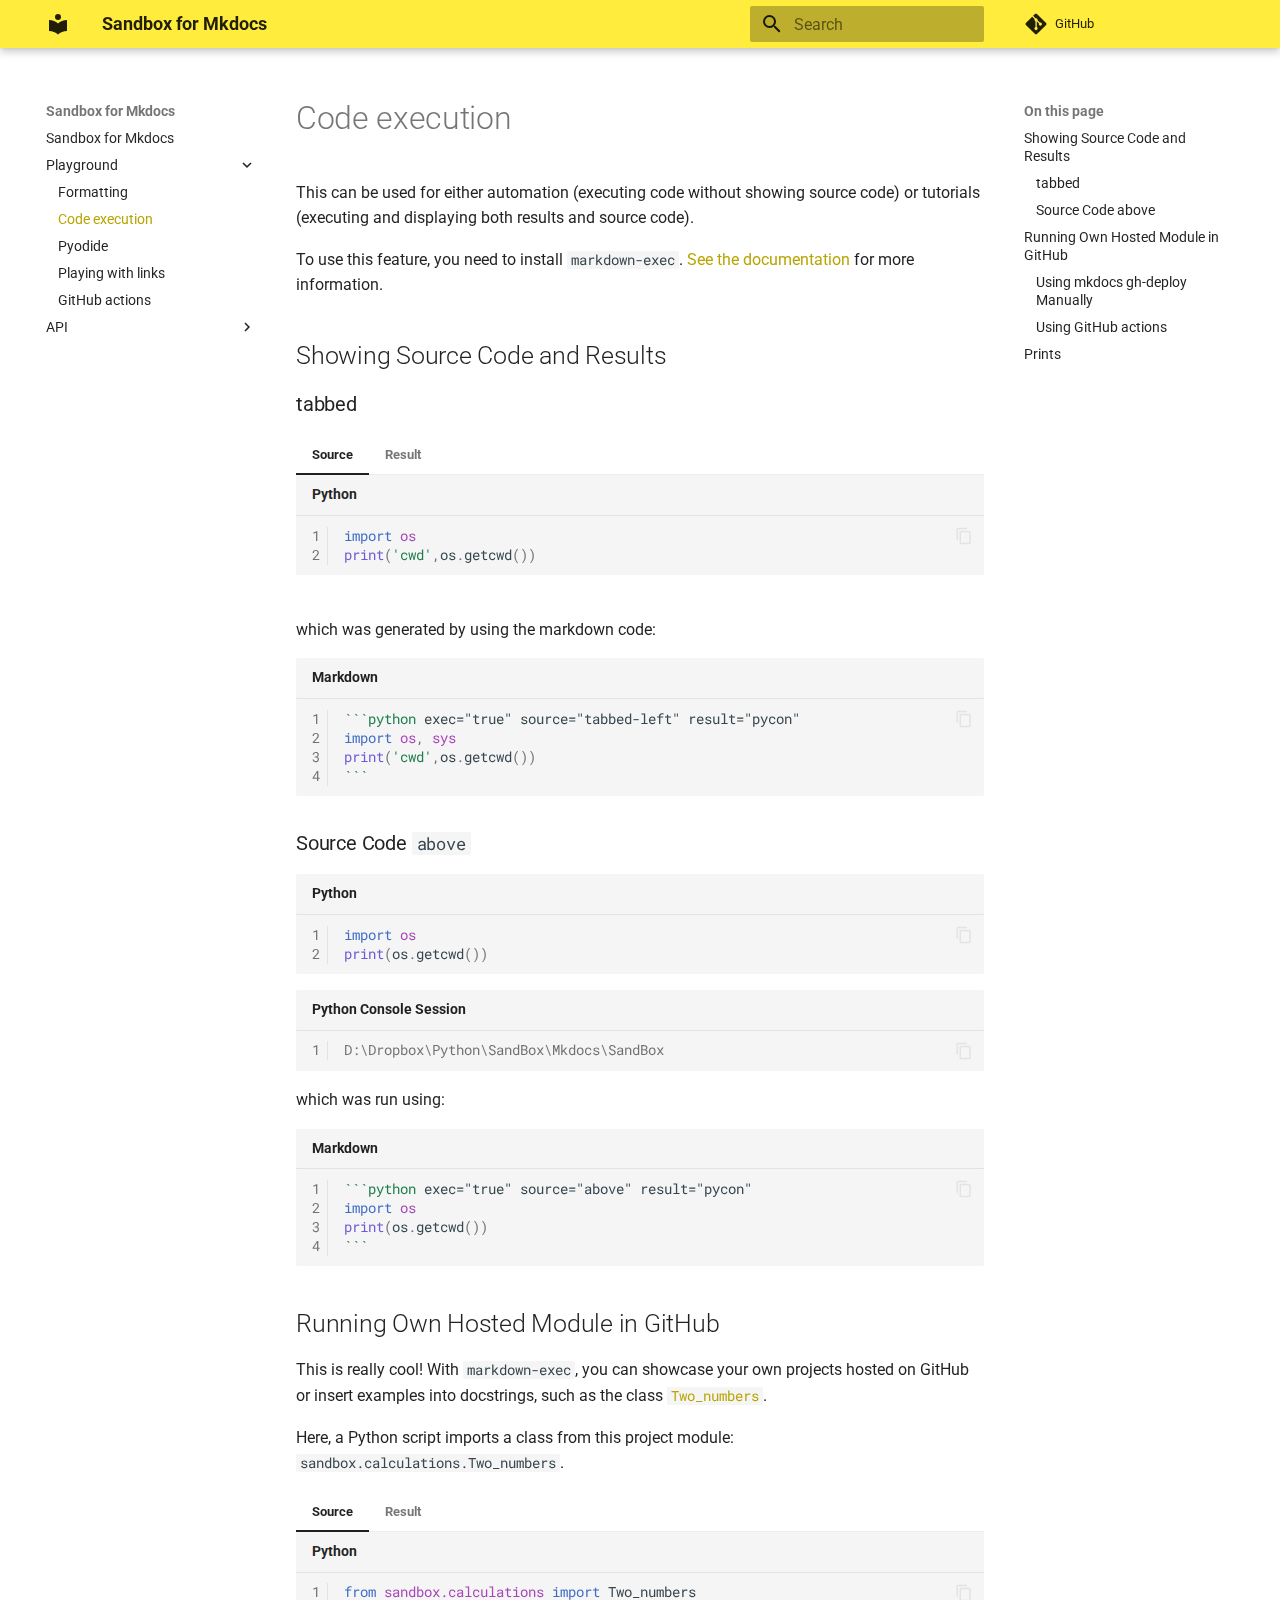
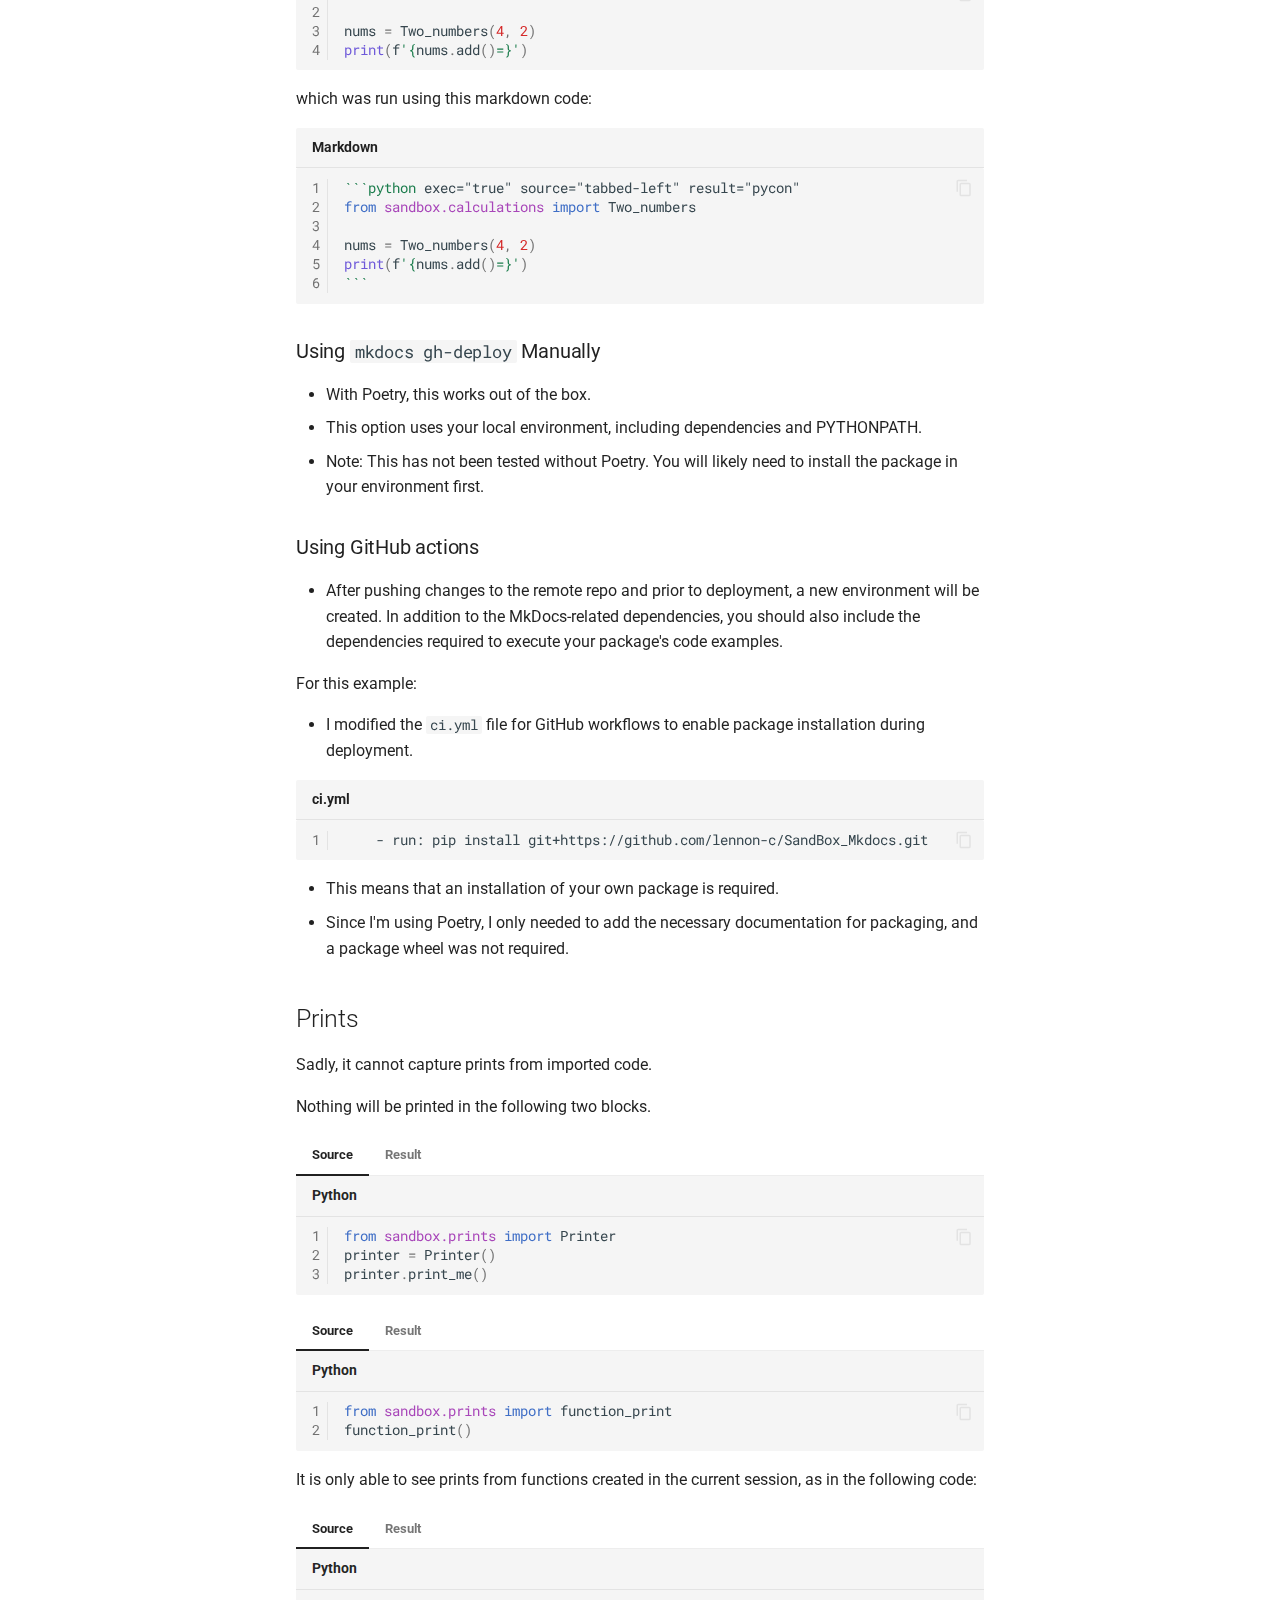
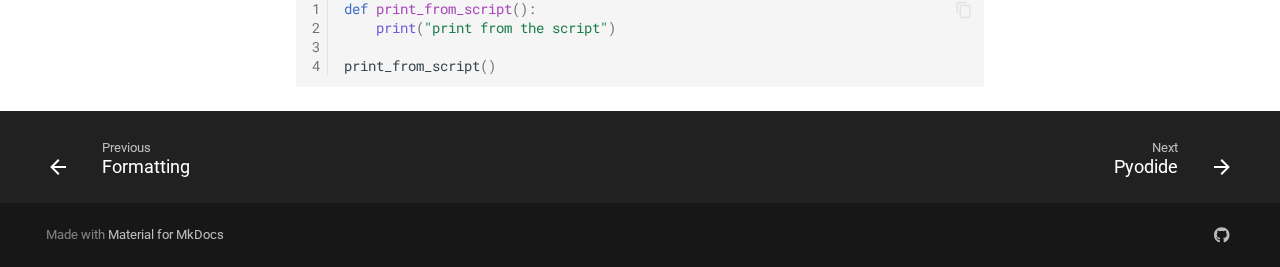
<file: Playground/code execution/index.html>
<!doctype html>
<html lang="en" class="no-js">
  <head>
    
      <meta charset="utf-8">
      <meta name="viewport" content="width=device-width,initial-scale=1">
      
      
      
      
        <link rel="prev" href="../formatting/">
      
      
        <link rel="next" href="../pyodide/">
      
      
      <link rel="icon" href="../../assets/images/favicon.png">
      <meta name="generator" content="mkdocs-1.6.1, mkdocs-material-9.5.44">
    
    
      
        <title>Code execution - Sandbox for Mkdocs</title>
      
    
    
      <link rel="stylesheet" href="../../assets/stylesheets/main.0253249f.min.css">
      
        
        <link rel="stylesheet" href="../../assets/stylesheets/palette.06af60db.min.css">
      
      


    
    
      
    
    
      
        
        
        <link rel="preconnect" href="https://fonts.gstatic.com" crossorigin>
        <link rel="stylesheet" href="https://fonts.googleapis.com/css?family=Roboto:300,300i,400,400i,700,700i%7CRoboto+Mono:400,400i,700,700i&display=fallback">
        <style>:root{--md-text-font:"Roboto";--md-code-font:"Roboto Mono"}</style>
      
    
    
      <link rel="stylesheet" href="../../assets/_markdown_exec_pyodide.css">
    
      <link rel="stylesheet" href="../../assets/_markdown_exec_ansi.css">
    
      <link rel="stylesheet" href="../../assets/_mkdocstrings.css">
    
      <link rel="stylesheet" href="../../css/mkdocstrings.css">
    
    <script>__md_scope=new URL("../..",location),__md_hash=e=>[...e].reduce(((e,_)=>(e<<5)-e+_.charCodeAt(0)),0),__md_get=(e,_=localStorage,t=__md_scope)=>JSON.parse(_.getItem(t.pathname+"."+e)),__md_set=(e,_,t=localStorage,a=__md_scope)=>{try{t.setItem(a.pathname+"."+e,JSON.stringify(_))}catch(e){}}</script>
    
      

    
    
    
  </head>
  
  
    
    
    
    
    
    <body dir="ltr" data-md-color-scheme="default" data-md-color-primary="yellow" data-md-color-accent="indigo">
  
    
    <input class="md-toggle" data-md-toggle="drawer" type="checkbox" id="__drawer" autocomplete="off">
    <input class="md-toggle" data-md-toggle="search" type="checkbox" id="__search" autocomplete="off">
    <label class="md-overlay" for="__drawer"></label>
    <div data-md-component="skip">
      
        
        <a href="#showing-source-code-and-results" class="md-skip">
          Skip to content
        </a>
      
    </div>
    <div data-md-component="announce">
      
    </div>
    
    
      

  

<header class="md-header md-header--shadow md-header--lifted" data-md-component="header">
  <nav class="md-header__inner md-grid" aria-label="Header">
    <a href="../.." title="Sandbox for Mkdocs" class="md-header__button md-logo" aria-label="Sandbox for Mkdocs" data-md-component="logo">
      
  
  <svg xmlns="http://www.w3.org/2000/svg" viewBox="0 0 24 24"><path d="M12 8a3 3 0 0 0 3-3 3 3 0 0 0-3-3 3 3 0 0 0-3 3 3 3 0 0 0 3 3m0 3.54C9.64 9.35 6.5 8 3 8v11c3.5 0 6.64 1.35 9 3.54 2.36-2.19 5.5-3.54 9-3.54V8c-3.5 0-6.64 1.35-9 3.54"/></svg>

    </a>
    <label class="md-header__button md-icon" for="__drawer">
      
      <svg xmlns="http://www.w3.org/2000/svg" viewBox="0 0 24 24"><path d="M3 6h18v2H3zm0 5h18v2H3zm0 5h18v2H3z"/></svg>
    </label>
    <div class="md-header__title" data-md-component="header-title">
      <div class="md-header__ellipsis">
        <div class="md-header__topic">
          <span class="md-ellipsis">
            Sandbox for Mkdocs
          </span>
        </div>
        <div class="md-header__topic" data-md-component="header-topic">
          <span class="md-ellipsis">
            
              Code execution
            
          </span>
        </div>
      </div>
    </div>
    
      
    
    
    
    
      <label class="md-header__button md-icon" for="__search">
        
        <svg xmlns="http://www.w3.org/2000/svg" viewBox="0 0 24 24"><path d="M9.5 3A6.5 6.5 0 0 1 16 9.5c0 1.61-.59 3.09-1.56 4.23l.27.27h.79l5 5-1.5 1.5-5-5v-.79l-.27-.27A6.52 6.52 0 0 1 9.5 16 6.5 6.5 0 0 1 3 9.5 6.5 6.5 0 0 1 9.5 3m0 2C7 5 5 7 5 9.5S7 14 9.5 14 14 12 14 9.5 12 5 9.5 5"/></svg>
      </label>
      <div class="md-search" data-md-component="search" role="dialog">
  <label class="md-search__overlay" for="__search"></label>
  <div class="md-search__inner" role="search">
    <form class="md-search__form" name="search">
      <input type="text" class="md-search__input" name="query" aria-label="Search" placeholder="Search" autocapitalize="off" autocorrect="off" autocomplete="off" spellcheck="false" data-md-component="search-query" required>
      <label class="md-search__icon md-icon" for="__search">
        
        <svg xmlns="http://www.w3.org/2000/svg" viewBox="0 0 24 24"><path d="M9.5 3A6.5 6.5 0 0 1 16 9.5c0 1.61-.59 3.09-1.56 4.23l.27.27h.79l5 5-1.5 1.5-5-5v-.79l-.27-.27A6.52 6.52 0 0 1 9.5 16 6.5 6.5 0 0 1 3 9.5 6.5 6.5 0 0 1 9.5 3m0 2C7 5 5 7 5 9.5S7 14 9.5 14 14 12 14 9.5 12 5 9.5 5"/></svg>
        
        <svg xmlns="http://www.w3.org/2000/svg" viewBox="0 0 24 24"><path d="M20 11v2H8l5.5 5.5-1.42 1.42L4.16 12l7.92-7.92L13.5 5.5 8 11z"/></svg>
      </label>
      <nav class="md-search__options" aria-label="Search">
        
        <button type="reset" class="md-search__icon md-icon" title="Clear" aria-label="Clear" tabindex="-1">
          
          <svg xmlns="http://www.w3.org/2000/svg" viewBox="0 0 24 24"><path d="M19 6.41 17.59 5 12 10.59 6.41 5 5 6.41 10.59 12 5 17.59 6.41 19 12 13.41 17.59 19 19 17.59 13.41 12z"/></svg>
        </button>
      </nav>
      
        <div class="md-search__suggest" data-md-component="search-suggest"></div>
      
    </form>
    <div class="md-search__output">
      <div class="md-search__scrollwrap" tabindex="0" data-md-scrollfix>
        <div class="md-search-result" data-md-component="search-result">
          <div class="md-search-result__meta">
            Initializing search
          </div>
          <ol class="md-search-result__list" role="presentation"></ol>
        </div>
      </div>
    </div>
  </div>
</div>
    
    
      <div class="md-header__source">
        <a href="https://github.com/lennon-c/SandBox_Mkdocs" title="Go to repository" class="md-source" data-md-component="source">
  <div class="md-source__icon md-icon">
    
    <svg xmlns="http://www.w3.org/2000/svg" viewBox="0 0 448 512"><!--! Font Awesome Free 6.6.0 by @fontawesome - https://fontawesome.com License - https://fontawesome.com/license/free (Icons: CC BY 4.0, Fonts: SIL OFL 1.1, Code: MIT License) Copyright 2024 Fonticons, Inc.--><path d="M439.55 236.05 244 40.45a28.87 28.87 0 0 0-40.81 0l-40.66 40.63 51.52 51.52c27.06-9.14 52.68 16.77 43.39 43.68l49.66 49.66c34.23-11.8 61.18 31 35.47 56.69-26.49 26.49-70.21-2.87-56-37.34L240.22 199v121.85c25.3 12.54 22.26 41.85 9.08 55a34.34 34.34 0 0 1-48.55 0c-17.57-17.6-11.07-46.91 11.25-56v-123c-20.8-8.51-24.6-30.74-18.64-45L142.57 101 8.45 235.14a28.86 28.86 0 0 0 0 40.81l195.61 195.6a28.86 28.86 0 0 0 40.8 0l194.69-194.69a28.86 28.86 0 0 0 0-40.81"/></svg>
  </div>
  <div class="md-source__repository">
    GitHub
  </div>
</a>
      </div>
    
  </nav>
  
    
  
</header>
    
    <div class="md-container" data-md-component="container">
      
      
        
      
      <main class="md-main" data-md-component="main">
        <div class="md-main__inner md-grid">
          
            
              
              <div class="md-sidebar md-sidebar--primary" data-md-component="sidebar" data-md-type="navigation" >
                <div class="md-sidebar__scrollwrap">
                  <div class="md-sidebar__inner">
                    



<nav class="md-nav md-nav--primary" aria-label="Navigation" data-md-level="0">
  <label class="md-nav__title" for="__drawer">
    <a href="../.." title="Sandbox for Mkdocs" class="md-nav__button md-logo" aria-label="Sandbox for Mkdocs" data-md-component="logo">
      
  
  <svg xmlns="http://www.w3.org/2000/svg" viewBox="0 0 24 24"><path d="M12 8a3 3 0 0 0 3-3 3 3 0 0 0-3-3 3 3 0 0 0-3 3 3 3 0 0 0 3 3m0 3.54C9.64 9.35 6.5 8 3 8v11c3.5 0 6.64 1.35 9 3.54 2.36-2.19 5.5-3.54 9-3.54V8c-3.5 0-6.64 1.35-9 3.54"/></svg>

    </a>
    Sandbox for Mkdocs
  </label>
  
    <div class="md-nav__source">
      <a href="https://github.com/lennon-c/SandBox_Mkdocs" title="Go to repository" class="md-source" data-md-component="source">
  <div class="md-source__icon md-icon">
    
    <svg xmlns="http://www.w3.org/2000/svg" viewBox="0 0 448 512"><!--! Font Awesome Free 6.6.0 by @fontawesome - https://fontawesome.com License - https://fontawesome.com/license/free (Icons: CC BY 4.0, Fonts: SIL OFL 1.1, Code: MIT License) Copyright 2024 Fonticons, Inc.--><path d="M439.55 236.05 244 40.45a28.87 28.87 0 0 0-40.81 0l-40.66 40.63 51.52 51.52c27.06-9.14 52.68 16.77 43.39 43.68l49.66 49.66c34.23-11.8 61.18 31 35.47 56.69-26.49 26.49-70.21-2.87-56-37.34L240.22 199v121.85c25.3 12.54 22.26 41.85 9.08 55a34.34 34.34 0 0 1-48.55 0c-17.57-17.6-11.07-46.91 11.25-56v-123c-20.8-8.51-24.6-30.74-18.64-45L142.57 101 8.45 235.14a28.86 28.86 0 0 0 0 40.81l195.61 195.6a28.86 28.86 0 0 0 40.8 0l194.69-194.69a28.86 28.86 0 0 0 0-40.81"/></svg>
  </div>
  <div class="md-source__repository">
    GitHub
  </div>
</a>
    </div>
  
  <ul class="md-nav__list" data-md-scrollfix>
    
      
      
  
  
  
  
    <li class="md-nav__item">
      <a href="../.." class="md-nav__link">
        
  
  <span class="md-ellipsis">
    Sandbox for Mkdocs
  </span>
  

      </a>
    </li>
  

    
      
      
  
  
    
  
  
  
    
    
      
        
          
        
      
        
      
        
      
        
      
        
      
        
      
    
    
    
    <li class="md-nav__item md-nav__item--active md-nav__item--nested">
      
        
        
        <input class="md-nav__toggle md-toggle " type="checkbox" id="__nav_2" checked>
        
          
          
          <div class="md-nav__link md-nav__container">
            <a href="../" class="md-nav__link ">
              
  
  <span class="md-ellipsis">
    Playground
  </span>
  

            </a>
            
              
              <label class="md-nav__link " for="__nav_2" id="__nav_2_label" tabindex="0">
                <span class="md-nav__icon md-icon"></span>
              </label>
            
          </div>
        
        <nav class="md-nav" data-md-level="1" aria-labelledby="__nav_2_label" aria-expanded="true">
          <label class="md-nav__title" for="__nav_2">
            <span class="md-nav__icon md-icon"></span>
            Playground
          </label>
          <ul class="md-nav__list" data-md-scrollfix>
            
              
            
              
                
  
  
  
  
    <li class="md-nav__item">
      <a href="../formatting/" class="md-nav__link">
        
  
  <span class="md-ellipsis">
    Formatting
  </span>
  

      </a>
    </li>
  

              
            
              
                
  
  
    
  
  
  
    <li class="md-nav__item md-nav__item--active">
      
      <input class="md-nav__toggle md-toggle" type="checkbox" id="__toc">
      
      
      
        <label class="md-nav__link md-nav__link--active" for="__toc">
          
  
  <span class="md-ellipsis">
    Code execution
  </span>
  

          <span class="md-nav__icon md-icon"></span>
        </label>
      
      <a href="./" class="md-nav__link md-nav__link--active">
        
  
  <span class="md-ellipsis">
    Code execution
  </span>
  

      </a>
      
        

  

<nav class="md-nav md-nav--secondary" aria-label="On this page">
  
  
  
  
    <label class="md-nav__title" for="__toc">
      <span class="md-nav__icon md-icon"></span>
      On this page
    </label>
    <ul class="md-nav__list" data-md-component="toc" data-md-scrollfix>
      
        <li class="md-nav__item">
  <a href="#showing-source-code-and-results" class="md-nav__link">
    <span class="md-ellipsis">
      Showing Source Code and Results
    </span>
  </a>
  
    <nav class="md-nav" aria-label="Showing Source Code and Results">
      <ul class="md-nav__list">
        
          <li class="md-nav__item">
  <a href="#tabbed" class="md-nav__link">
    <span class="md-ellipsis">
      tabbed
    </span>
  </a>
  
</li>
        
          <li class="md-nav__item">
  <a href="#source-code-above" class="md-nav__link">
    <span class="md-ellipsis">
      Source Code above
    </span>
  </a>
  
</li>
        
      </ul>
    </nav>
  
</li>
      
        <li class="md-nav__item">
  <a href="#running-own-hosted-module-in-github" class="md-nav__link">
    <span class="md-ellipsis">
      Running Own Hosted Module in GitHub
    </span>
  </a>
  
    <nav class="md-nav" aria-label="Running Own Hosted Module in GitHub">
      <ul class="md-nav__list">
        
          <li class="md-nav__item">
  <a href="#using-mkdocs-gh-deploy-manually" class="md-nav__link">
    <span class="md-ellipsis">
      Using mkdocs gh-deploy Manually
    </span>
  </a>
  
</li>
        
          <li class="md-nav__item">
  <a href="#using-github-actions" class="md-nav__link">
    <span class="md-ellipsis">
      Using GitHub actions
    </span>
  </a>
  
</li>
        
      </ul>
    </nav>
  
</li>
      
        <li class="md-nav__item">
  <a href="#prints" class="md-nav__link">
    <span class="md-ellipsis">
      Prints
    </span>
  </a>
  
</li>
      
    </ul>
  
</nav>
      
    </li>
  

              
            
              
                
  
  
  
  
    <li class="md-nav__item">
      <a href="../pyodide/" class="md-nav__link">
        
  
  <span class="md-ellipsis">
    Pyodide
  </span>
  

      </a>
    </li>
  

              
            
              
                
  
  
  
  
    <li class="md-nav__item">
      <a href="../links/" class="md-nav__link">
        
  
  <span class="md-ellipsis">
    Playing with links
  </span>
  

      </a>
    </li>
  

              
            
              
                
  
  
  
  
    <li class="md-nav__item">
      <a href="../GitHub%20actions/" class="md-nav__link">
        
  
  <span class="md-ellipsis">
    GitHub actions
  </span>
  

      </a>
    </li>
  

              
            
          </ul>
        </nav>
      
    </li>
  

    
      
      
  
  
  
  
    
    
      
        
          
        
      
        
      
        
      
        
      
    
    
    
    <li class="md-nav__item md-nav__item--nested">
      
        
        
        <input class="md-nav__toggle md-toggle " type="checkbox" id="__nav_3" >
        
          
          
          <div class="md-nav__link md-nav__container">
            <a href="../../API/" class="md-nav__link ">
              
  
  <span class="md-ellipsis">
    API
  </span>
  

            </a>
            
              
              <label class="md-nav__link " for="__nav_3" id="__nav_3_label" tabindex="0">
                <span class="md-nav__icon md-icon"></span>
              </label>
            
          </div>
        
        <nav class="md-nav" data-md-level="1" aria-labelledby="__nav_3_label" aria-expanded="false">
          <label class="md-nav__title" for="__nav_3">
            <span class="md-nav__icon md-icon"></span>
            API
          </label>
          <ul class="md-nav__list" data-md-scrollfix>
            
              
            
              
                
  
  
  
  
    <li class="md-nav__item">
      <a href="../../API/calculations/" class="md-nav__link">
        
  
  <span class="md-ellipsis">
    Calculations
  </span>
  

      </a>
    </li>
  

              
            
              
                
  
  
  
  
    <li class="md-nav__item">
      <a href="../../API/sandbox/" class="md-nav__link">
        
  
  <span class="md-ellipsis">
    Sandbox
  </span>
  

      </a>
    </li>
  

              
            
              
                
  
  
  
  
    <li class="md-nav__item">
      <a href="../../API/prints/" class="md-nav__link">
        
  
  <span class="md-ellipsis">
    Prints
  </span>
  

      </a>
    </li>
  

              
            
          </ul>
        </nav>
      
    </li>
  

    
  </ul>
</nav>
                  </div>
                </div>
              </div>
            
            
              
              <div class="md-sidebar md-sidebar--secondary" data-md-component="sidebar" data-md-type="toc" >
                <div class="md-sidebar__scrollwrap">
                  <div class="md-sidebar__inner">
                    

  

<nav class="md-nav md-nav--secondary" aria-label="On this page">
  
  
  
  
    <label class="md-nav__title" for="__toc">
      <span class="md-nav__icon md-icon"></span>
      On this page
    </label>
    <ul class="md-nav__list" data-md-component="toc" data-md-scrollfix>
      
        <li class="md-nav__item">
  <a href="#showing-source-code-and-results" class="md-nav__link">
    <span class="md-ellipsis">
      Showing Source Code and Results
    </span>
  </a>
  
    <nav class="md-nav" aria-label="Showing Source Code and Results">
      <ul class="md-nav__list">
        
          <li class="md-nav__item">
  <a href="#tabbed" class="md-nav__link">
    <span class="md-ellipsis">
      tabbed
    </span>
  </a>
  
</li>
        
          <li class="md-nav__item">
  <a href="#source-code-above" class="md-nav__link">
    <span class="md-ellipsis">
      Source Code above
    </span>
  </a>
  
</li>
        
      </ul>
    </nav>
  
</li>
      
        <li class="md-nav__item">
  <a href="#running-own-hosted-module-in-github" class="md-nav__link">
    <span class="md-ellipsis">
      Running Own Hosted Module in GitHub
    </span>
  </a>
  
    <nav class="md-nav" aria-label="Running Own Hosted Module in GitHub">
      <ul class="md-nav__list">
        
          <li class="md-nav__item">
  <a href="#using-mkdocs-gh-deploy-manually" class="md-nav__link">
    <span class="md-ellipsis">
      Using mkdocs gh-deploy Manually
    </span>
  </a>
  
</li>
        
          <li class="md-nav__item">
  <a href="#using-github-actions" class="md-nav__link">
    <span class="md-ellipsis">
      Using GitHub actions
    </span>
  </a>
  
</li>
        
      </ul>
    </nav>
  
</li>
      
        <li class="md-nav__item">
  <a href="#prints" class="md-nav__link">
    <span class="md-ellipsis">
      Prints
    </span>
  </a>
  
</li>
      
    </ul>
  
</nav>
                  </div>
                </div>
              </div>
            
          
          
            <div class="md-content" data-md-component="content">
              <article class="md-content__inner md-typeset">
                
                  

  
  


  <h1>Code execution</h1>

<p>This can be used for either automation (executing code without showing source code) or tutorials (executing and displaying both results and source code).</p>
<p>To use this feature, you need to install <code>markdown-exec</code>. <a href="https://pawamoy.github.io/markdown-exec/usage/">See the documentation</a> for more information.</p>
<h2 id="showing-source-code-and-results">Showing Source Code and Results<a class="headerlink" href="#showing-source-code-and-results" title="Permanent link">&para;</a></h2>
<h3 id="tabbed">tabbed<a class="headerlink" href="#tabbed" title="Permanent link">&para;</a></h3>
<p><div class="tabbed-set tabbed-alternate" data-tabs="1:2"><input checked="checked" id="exec-4--__tabbed_1_1" name="exec-4--__tabbed_1" type="radio" /><input id="exec-4--__tabbed_1_2" name="exec-4--__tabbed_1" type="radio" /><div class="tabbed-labels"><label for="exec-4--__tabbed_1_1">Source</label><label for="exec-4--__tabbed_1_2">Result</label></div>
<div class="tabbed-content">
<div class="tabbed-block">
<div class="language-python highlight"><table class="highlighttable"><tr><th colspan="2" class="filename"><span class="filename">Python</span></th></tr><tr><td class="linenos"><div class="linenodiv"><pre><span></span><span class="normal">1</span>
<span class="normal">2</span></pre></div></td><td class="code"><div><pre><span></span><code><span class="kn">import</span> <span class="nn">os</span> 
<span class="nb">print</span><span class="p">(</span><span class="s1">&#39;cwd&#39;</span><span class="p">,</span><span class="n">os</span><span class="o">.</span><span class="n">getcwd</span><span class="p">())</span>
</code></pre></div></td></tr></table></div>
</div>
<div class="tabbed-block">
<div class="language-pycon highlight"><table class="highlighttable"><tr><th colspan="2" class="filename"><span class="filename">Python Console Session</span></th></tr><tr><td class="linenos"><div class="linenodiv"><pre><span></span><span class="normal">1</span></pre></div></td><td class="code"><div><pre><span></span><code><span class="go">cwd D:\Dropbox\Python\SandBox\Mkdocs\SandBox</span>
</code></pre></div></td></tr></table></div>
</div>
</div>
</div><br />
which was generated by using the markdown code: </p>
<div class="language-markdown highlight"><table class="highlighttable"><tr><th colspan="2" class="filename"><span class="filename">Markdown</span></th></tr><tr><td class="linenos"><div class="linenodiv"><pre><span></span><span class="normal">1</span>
<span class="normal">2</span>
<span class="normal">3</span>
<span class="normal">4</span></pre></div></td><td class="code"><div><pre><span></span><code><span class="sb">```python</span><span class="w"> </span>exec=&quot;true&quot; source=&quot;tabbed-left&quot; result=&quot;pycon&quot;
<span class="kn">import</span> <span class="nn">os</span><span class="o">,</span> <span class="nn">sys</span> 
<span class="nb">print</span><span class="p">(</span><span class="s1">&#39;cwd&#39;</span><span class="p">,</span><span class="n">os</span><span class="o">.</span><span class="n">getcwd</span><span class="p">())</span>
<span class="sb">```</span>
</code></pre></div></td></tr></table></div>
<h3 id="source-code-above">Source Code <code>above</code><a class="headerlink" href="#source-code-above" title="Permanent link">&para;</a></h3>
<div class="language-python highlight"><table class="highlighttable"><tr><th colspan="2" class="filename"><span class="filename">Python</span></th></tr><tr><td class="linenos"><div class="linenodiv"><pre><span></span><span class="normal">1</span>
<span class="normal">2</span></pre></div></td><td class="code"><div><pre><span></span><code><span class="kn">import</span> <span class="nn">os</span>
<span class="nb">print</span><span class="p">(</span><span class="n">os</span><span class="o">.</span><span class="n">getcwd</span><span class="p">())</span>
</code></pre></div></td></tr></table></div>
<div class="language-pycon highlight"><table class="highlighttable"><tr><th colspan="2" class="filename"><span class="filename">Python Console Session</span></th></tr><tr><td class="linenos"><div class="linenodiv"><pre><span></span><span class="normal">1</span></pre></div></td><td class="code"><div><pre><span></span><code><span class="go">D:\Dropbox\Python\SandBox\Mkdocs\SandBox</span>
</code></pre></div></td></tr></table></div>
<p>which was run using: <br />
<div class="language-md highlight"><table class="highlighttable"><tr><th colspan="2" class="filename"><span class="filename">Markdown</span></th></tr><tr><td class="linenos"><div class="linenodiv"><pre><span></span><span class="normal">1</span>
<span class="normal">2</span>
<span class="normal">3</span>
<span class="normal">4</span></pre></div></td><td class="code"><div><pre><span></span><code><span class="sb">```python</span><span class="w"> </span>exec=&quot;true&quot; source=&quot;above&quot; result=&quot;pycon&quot;
<span class="kn">import</span> <span class="nn">os</span>
<span class="nb">print</span><span class="p">(</span><span class="n">os</span><span class="o">.</span><span class="n">getcwd</span><span class="p">())</span>
<span class="sb">```</span>
</code></pre></div></td></tr></table></div></p>
<h2 id="running-own-hosted-module-in-github">Running Own Hosted Module in GitHub<a class="headerlink" href="#running-own-hosted-module-in-github" title="Permanent link">&para;</a></h2>
<p>This is really cool! With <code>markdown-exec</code>, you can showcase your own projects hosted on GitHub or insert examples into docstrings, such as the class <a class="autorefs autorefs-internal" href="../../API/calculations/#sandbox.calculations.Two_numbers"><code>Two_numbers</code></a>.</p>
<p>Here, a Python script imports a class from this project module: <code>sandbox.calculations.Two_numbers</code>.</p>
<div class="tabbed-set tabbed-alternate" data-tabs="1:2"><input checked="checked" id="exec-6--__tabbed_1_1" name="exec-6--__tabbed_1" type="radio" /><input id="exec-6--__tabbed_1_2" name="exec-6--__tabbed_1" type="radio" /><div class="tabbed-labels"><label for="exec-6--__tabbed_1_1">Source</label><label for="exec-6--__tabbed_1_2">Result</label></div>
<div class="tabbed-content">
<div class="tabbed-block">
<div class="language-python highlight"><table class="highlighttable"><tr><th colspan="2" class="filename"><span class="filename">Python</span></th></tr><tr><td class="linenos"><div class="linenodiv"><pre><span></span><span class="normal">1</span>
<span class="normal">2</span>
<span class="normal">3</span>
<span class="normal">4</span></pre></div></td><td class="code"><div><pre><span></span><code><span class="kn">from</span> <span class="nn">sandbox.calculations</span> <span class="kn">import</span> <span class="n">Two_numbers</span>

<span class="n">nums</span> <span class="o">=</span> <span class="n">Two_numbers</span><span class="p">(</span><span class="mi">4</span><span class="p">,</span> <span class="mi">2</span><span class="p">)</span>
<span class="nb">print</span><span class="p">(</span><span class="sa">f</span><span class="s1">&#39;</span><span class="si">{</span><span class="n">nums</span><span class="o">.</span><span class="n">add</span><span class="p">()</span><span class="si">=}</span><span class="s1">&#39;</span><span class="p">)</span>
</code></pre></div></td></tr></table></div>
</div>
<div class="tabbed-block">
<div class="language-pycon highlight"><table class="highlighttable"><tr><th colspan="2" class="filename"><span class="filename">Python Console Session</span></th></tr><tr><td class="linenos"><div class="linenodiv"><pre><span></span><span class="normal">1</span></pre></div></td><td class="code"><div><pre><span></span><code><span class="go">nums.add()=6.0</span>
</code></pre></div></td></tr></table></div>
</div>
</div>
</div>
<p>which was run using this markdown code:</p>
<div class="language-md highlight"><table class="highlighttable"><tr><th colspan="2" class="filename"><span class="filename">Markdown</span></th></tr><tr><td class="linenos"><div class="linenodiv"><pre><span></span><span class="normal">1</span>
<span class="normal">2</span>
<span class="normal">3</span>
<span class="normal">4</span>
<span class="normal">5</span>
<span class="normal">6</span></pre></div></td><td class="code"><div><pre><span></span><code><span class="sb">```python</span><span class="w"> </span>exec=&quot;true&quot; source=&quot;tabbed-left&quot; result=&quot;pycon&quot;  
<span class="kn">from</span> <span class="nn">sandbox.calculations</span> <span class="kn">import</span> <span class="n">Two_numbers</span>

<span class="n">nums</span> <span class="o">=</span> <span class="n">Two_numbers</span><span class="p">(</span><span class="mi">4</span><span class="p">,</span> <span class="mi">2</span><span class="p">)</span>
<span class="nb">print</span><span class="p">(</span><span class="sa">f</span><span class="s1">&#39;</span><span class="si">{</span><span class="n">nums</span><span class="o">.</span><span class="n">add</span><span class="p">()</span><span class="si">=}</span><span class="s1">&#39;</span><span class="p">)</span>
<span class="sb">```</span>
</code></pre></div></td></tr></table></div>
<h3 id="using-mkdocs-gh-deploy-manually">Using <code>mkdocs gh-deploy</code> Manually<a class="headerlink" href="#using-mkdocs-gh-deploy-manually" title="Permanent link">&para;</a></h3>
<ul>
<li>With Poetry, this works out of the box.</li>
<li>This option uses your local environment, including dependencies and PYTHONPATH.</li>
<li>Note: This has not been tested without Poetry. You will likely need to install the package in your environment first.</li>
</ul>
<h3 id="using-github-actions">Using GitHub actions<a class="headerlink" href="#using-github-actions" title="Permanent link">&para;</a></h3>
<ul>
<li>After pushing changes to the remote repo and prior to deployment, a new environment will be created. In addition to the MkDocs-related dependencies, you should also include the dependencies required to execute your package's code examples.</li>
</ul>
<p>For this example:</p>
<ul>
<li>I modified the <code>ci.yml</code> file for GitHub workflows to enable package installation during deployment.  </li>
</ul>
<div class="language-text highlight"><table class="highlighttable"><tr><th colspan="2" class="filename"><span class="filename">ci.yml</span></th></tr><tr><td class="linenos"><div class="linenodiv"><pre><span></span><span class="normal">1</span></pre></div></td><td class="code"><div><pre><span></span><code>    - run: pip install git+https://github.com/lennon-c/SandBox_Mkdocs.git
</code></pre></div></td></tr></table></div>
<ul>
<li>This means that an installation of your own package is required.</li>
<li>Since I'm using Poetry, I only needed to add the necessary documentation for packaging, and a package wheel was not required.</li>
</ul>
<h2 id="prints">Prints<a class="headerlink" href="#prints" title="Permanent link">&para;</a></h2>
<p>Sadly, it cannot capture prints from imported code.</p>
<p>Nothing will be printed in the following two blocks.</p>
<div class="tabbed-set tabbed-alternate" data-tabs="1:2"><input checked="checked" id="exec-7--__tabbed_1_1" name="exec-7--__tabbed_1" type="radio" /><input id="exec-7--__tabbed_1_2" name="exec-7--__tabbed_1" type="radio" /><div class="tabbed-labels"><label for="exec-7--__tabbed_1_1">Source</label><label for="exec-7--__tabbed_1_2">Result</label></div>
<div class="tabbed-content">
<div class="tabbed-block">
<div class="language-python highlight"><table class="highlighttable"><tr><th colspan="2" class="filename"><span class="filename">Python</span></th></tr><tr><td class="linenos"><div class="linenodiv"><pre><span></span><span class="normal">1</span>
<span class="normal">2</span>
<span class="normal">3</span></pre></div></td><td class="code"><div><pre><span></span><code><span class="kn">from</span> <span class="nn">sandbox.prints</span> <span class="kn">import</span> <span class="n">Printer</span> 
<span class="n">printer</span> <span class="o">=</span> <span class="n">Printer</span><span class="p">()</span>
<span class="n">printer</span><span class="o">.</span><span class="n">print_me</span><span class="p">()</span>
</code></pre></div></td></tr></table></div>
</div>
<div class="tabbed-block">
<div class="language-pycon highlight"><table class="highlighttable"><tr><th colspan="2" class="filename"><span class="filename">Python Console Session</span></th></tr><tr><td class="linenos"><div class="linenodiv"><pre><span></span><span class="normal">1</span></pre></div></td><td class="code"><div><pre><span></span><code>
</code></pre></div></td></tr></table></div>
</div>
</div>
</div>
<div class="tabbed-set tabbed-alternate" data-tabs="1:2"><input checked="checked" id="exec-8--__tabbed_1_1" name="exec-8--__tabbed_1" type="radio" /><input id="exec-8--__tabbed_1_2" name="exec-8--__tabbed_1" type="radio" /><div class="tabbed-labels"><label for="exec-8--__tabbed_1_1">Source</label><label for="exec-8--__tabbed_1_2">Result</label></div>
<div class="tabbed-content">
<div class="tabbed-block">
<div class="language-python highlight"><table class="highlighttable"><tr><th colspan="2" class="filename"><span class="filename">Python</span></th></tr><tr><td class="linenos"><div class="linenodiv"><pre><span></span><span class="normal">1</span>
<span class="normal">2</span></pre></div></td><td class="code"><div><pre><span></span><code><span class="kn">from</span> <span class="nn">sandbox.prints</span> <span class="kn">import</span> <span class="n">function_print</span>
<span class="n">function_print</span><span class="p">()</span>
</code></pre></div></td></tr></table></div>
</div>
<div class="tabbed-block">
<div class="language-pycon highlight"><table class="highlighttable"><tr><th colspan="2" class="filename"><span class="filename">Python Console Session</span></th></tr><tr><td class="linenos"><div class="linenodiv"><pre><span></span><span class="normal">1</span></pre></div></td><td class="code"><div><pre><span></span><code>
</code></pre></div></td></tr></table></div>
</div>
</div>
</div>
<p>It is only able to see prints from functions created in the current session, as in the following code: </p>
<div class="tabbed-set tabbed-alternate" data-tabs="1:2"><input checked="checked" id="exec-9--__tabbed_1_1" name="exec-9--__tabbed_1" type="radio" /><input id="exec-9--__tabbed_1_2" name="exec-9--__tabbed_1" type="radio" /><div class="tabbed-labels"><label for="exec-9--__tabbed_1_1">Source</label><label for="exec-9--__tabbed_1_2">Result</label></div>
<div class="tabbed-content">
<div class="tabbed-block">
<div class="language-python highlight"><table class="highlighttable"><tr><th colspan="2" class="filename"><span class="filename">Python</span></th></tr><tr><td class="linenos"><div class="linenodiv"><pre><span></span><span class="normal">1</span>
<span class="normal">2</span>
<span class="normal">3</span>
<span class="normal">4</span></pre></div></td><td class="code"><div><pre><span></span><code><span class="k">def</span> <span class="nf">print_from_script</span><span class="p">():</span>
    <span class="nb">print</span><span class="p">(</span><span class="s2">&quot;print from the script&quot;</span><span class="p">)</span>

<span class="n">print_from_script</span><span class="p">()</span>
</code></pre></div></td></tr></table></div>
</div>
<div class="tabbed-block">
<div class="language-pycon highlight"><table class="highlighttable"><tr><th colspan="2" class="filename"><span class="filename">Python Console Session</span></th></tr><tr><td class="linenos"><div class="linenodiv"><pre><span></span><span class="normal">1</span></pre></div></td><td class="code"><div><pre><span></span><code><span class="go">print from the script</span>
</code></pre></div></td></tr></table></div>
</div>
</div>
</div>












                
              </article>
            </div>
          
          
  <script>var tabs=__md_get("__tabs");if(Array.isArray(tabs))e:for(var set of document.querySelectorAll(".tabbed-set")){var labels=set.querySelector(".tabbed-labels");for(var tab of tabs)for(var label of labels.getElementsByTagName("label"))if(label.innerText.trim()===tab){var input=document.getElementById(label.htmlFor);input.checked=!0;continue e}}</script>

<script>var target=document.getElementById(location.hash.slice(1));target&&target.name&&(target.checked=target.name.startsWith("__tabbed_"))</script>
        </div>
        
          <button type="button" class="md-top md-icon" data-md-component="top" hidden>
  
  <svg xmlns="http://www.w3.org/2000/svg" viewBox="0 0 24 24"><path d="M13 20h-2V8l-5.5 5.5-1.42-1.42L12 4.16l7.92 7.92-1.42 1.42L13 8z"/></svg>
  Back to top
</button>
        
      </main>
      
        <footer class="md-footer">
  
    
      
      <nav class="md-footer__inner md-grid" aria-label="Footer" >
        
          
          <a href="../formatting/" class="md-footer__link md-footer__link--prev" aria-label="Previous: Formatting">
            <div class="md-footer__button md-icon">
              
              <svg xmlns="http://www.w3.org/2000/svg" viewBox="0 0 24 24"><path d="M20 11v2H8l5.5 5.5-1.42 1.42L4.16 12l7.92-7.92L13.5 5.5 8 11z"/></svg>
            </div>
            <div class="md-footer__title">
              <span class="md-footer__direction">
                Previous
              </span>
              <div class="md-ellipsis">
                Formatting
              </div>
            </div>
          </a>
        
        
          
          <a href="../pyodide/" class="md-footer__link md-footer__link--next" aria-label="Next: Pyodide">
            <div class="md-footer__title">
              <span class="md-footer__direction">
                Next
              </span>
              <div class="md-ellipsis">
                Pyodide
              </div>
            </div>
            <div class="md-footer__button md-icon">
              
              <svg xmlns="http://www.w3.org/2000/svg" viewBox="0 0 24 24"><path d="M4 11v2h12l-5.5 5.5 1.42 1.42L19.84 12l-7.92-7.92L10.5 5.5 16 11z"/></svg>
            </div>
          </a>
        
      </nav>
    
  
  <div class="md-footer-meta md-typeset">
    <div class="md-footer-meta__inner md-grid">
      <div class="md-copyright">
  
  
    Made with
    <a href="https://squidfunk.github.io/mkdocs-material/" target="_blank" rel="noopener">
      Material for MkDocs
    </a>
  
</div>
      
        <div class="md-social">
  
    
    
    
    
      
      
    
    <a href="https://github.com/lennon-c/" target="_blank" rel="noopener" title="github.com" class="md-social__link">
      <svg xmlns="http://www.w3.org/2000/svg" viewBox="0 0 496 512"><!--! Font Awesome Free 6.6.0 by @fontawesome - https://fontawesome.com License - https://fontawesome.com/license/free (Icons: CC BY 4.0, Fonts: SIL OFL 1.1, Code: MIT License) Copyright 2024 Fonticons, Inc.--><path d="M165.9 397.4c0 2-2.3 3.6-5.2 3.6-3.3.3-5.6-1.3-5.6-3.6 0-2 2.3-3.6 5.2-3.6 3-.3 5.6 1.3 5.6 3.6m-31.1-4.5c-.7 2 1.3 4.3 4.3 4.9 2.6 1 5.6 0 6.2-2s-1.3-4.3-4.3-5.2c-2.6-.7-5.5.3-6.2 2.3m44.2-1.7c-2.9.7-4.9 2.6-4.6 4.9.3 2 2.9 3.3 5.9 2.6 2.9-.7 4.9-2.6 4.6-4.6-.3-1.9-3-3.2-5.9-2.9M244.8 8C106.1 8 0 113.3 0 252c0 110.9 69.8 205.8 169.5 239.2 12.8 2.3 17.3-5.6 17.3-12.1 0-6.2-.3-40.4-.3-61.4 0 0-70 15-84.7-29.8 0 0-11.4-29.1-27.8-36.6 0 0-22.9-15.7 1.6-15.4 0 0 24.9 2 38.6 25.8 21.9 38.6 58.6 27.5 72.9 20.9 2.3-16 8.8-27.1 16-33.7-55.9-6.2-112.3-14.3-112.3-110.5 0-27.5 7.6-41.3 23.6-58.9-2.6-6.5-11.1-33.3 2.6-67.9 20.9-6.5 69 27 69 27 20-5.6 41.5-8.5 62.8-8.5s42.8 2.9 62.8 8.5c0 0 48.1-33.6 69-27 13.7 34.7 5.2 61.4 2.6 67.9 16 17.7 25.8 31.5 25.8 58.9 0 96.5-58.9 104.2-114.8 110.5 9.2 7.9 17 22.9 17 46.4 0 33.7-.3 75.4-.3 83.6 0 6.5 4.6 14.4 17.3 12.1C428.2 457.8 496 362.9 496 252 496 113.3 383.5 8 244.8 8M97.2 352.9c-1.3 1-1 3.3.7 5.2 1.6 1.6 3.9 2.3 5.2 1 1.3-1 1-3.3-.7-5.2-1.6-1.6-3.9-2.3-5.2-1m-10.8-8.1c-.7 1.3.3 2.9 2.3 3.9 1.6 1 3.6.7 4.3-.7.7-1.3-.3-2.9-2.3-3.9-2-.6-3.6-.3-4.3.7m32.4 35.6c-1.6 1.3-1 4.3 1.3 6.2 2.3 2.3 5.2 2.6 6.5 1 1.3-1.3.7-4.3-1.3-6.2-2.2-2.3-5.2-2.6-6.5-1m-11.4-14.7c-1.6 1-1.6 3.6 0 5.9s4.3 3.3 5.6 2.3c1.6-1.3 1.6-3.9 0-6.2-1.4-2.3-4-3.3-5.6-2"/></svg>
    </a>
  
</div>
      
    </div>
  </div>
</footer>
      
    </div>
    <div class="md-dialog" data-md-component="dialog">
      <div class="md-dialog__inner md-typeset"></div>
    </div>
    
    
    <script id="__config" type="application/json">{"base": "../..", "features": ["content.code.copy", "content.tabs.link", "navigation.tabs.sticky", "navigation.footer", "navigation.indexes", "toc.follow", "search.suggest", "search.highlight", "navigation.top"], "search": "../../assets/javascripts/workers/search.6ce7567c.min.js", "translations": {"clipboard.copied": "Copied to clipboard", "clipboard.copy": "Copy to clipboard", "search.result.more.one": "1 more on this page", "search.result.more.other": "# more on this page", "search.result.none": "No matching documents", "search.result.one": "1 matching document", "search.result.other": "# matching documents", "search.result.placeholder": "Type to start searching", "search.result.term.missing": "Missing", "select.version": "Select version"}}</script>
    
    
      <script src="../../assets/javascripts/bundle.83f73b43.min.js"></script>
      
        <script src="../../assets/_markdown_exec_pyodide.js"></script>
      
        <script src="../../js/open_in_new_tab.js"></script>
      
    
  </body>
</html>
</file>
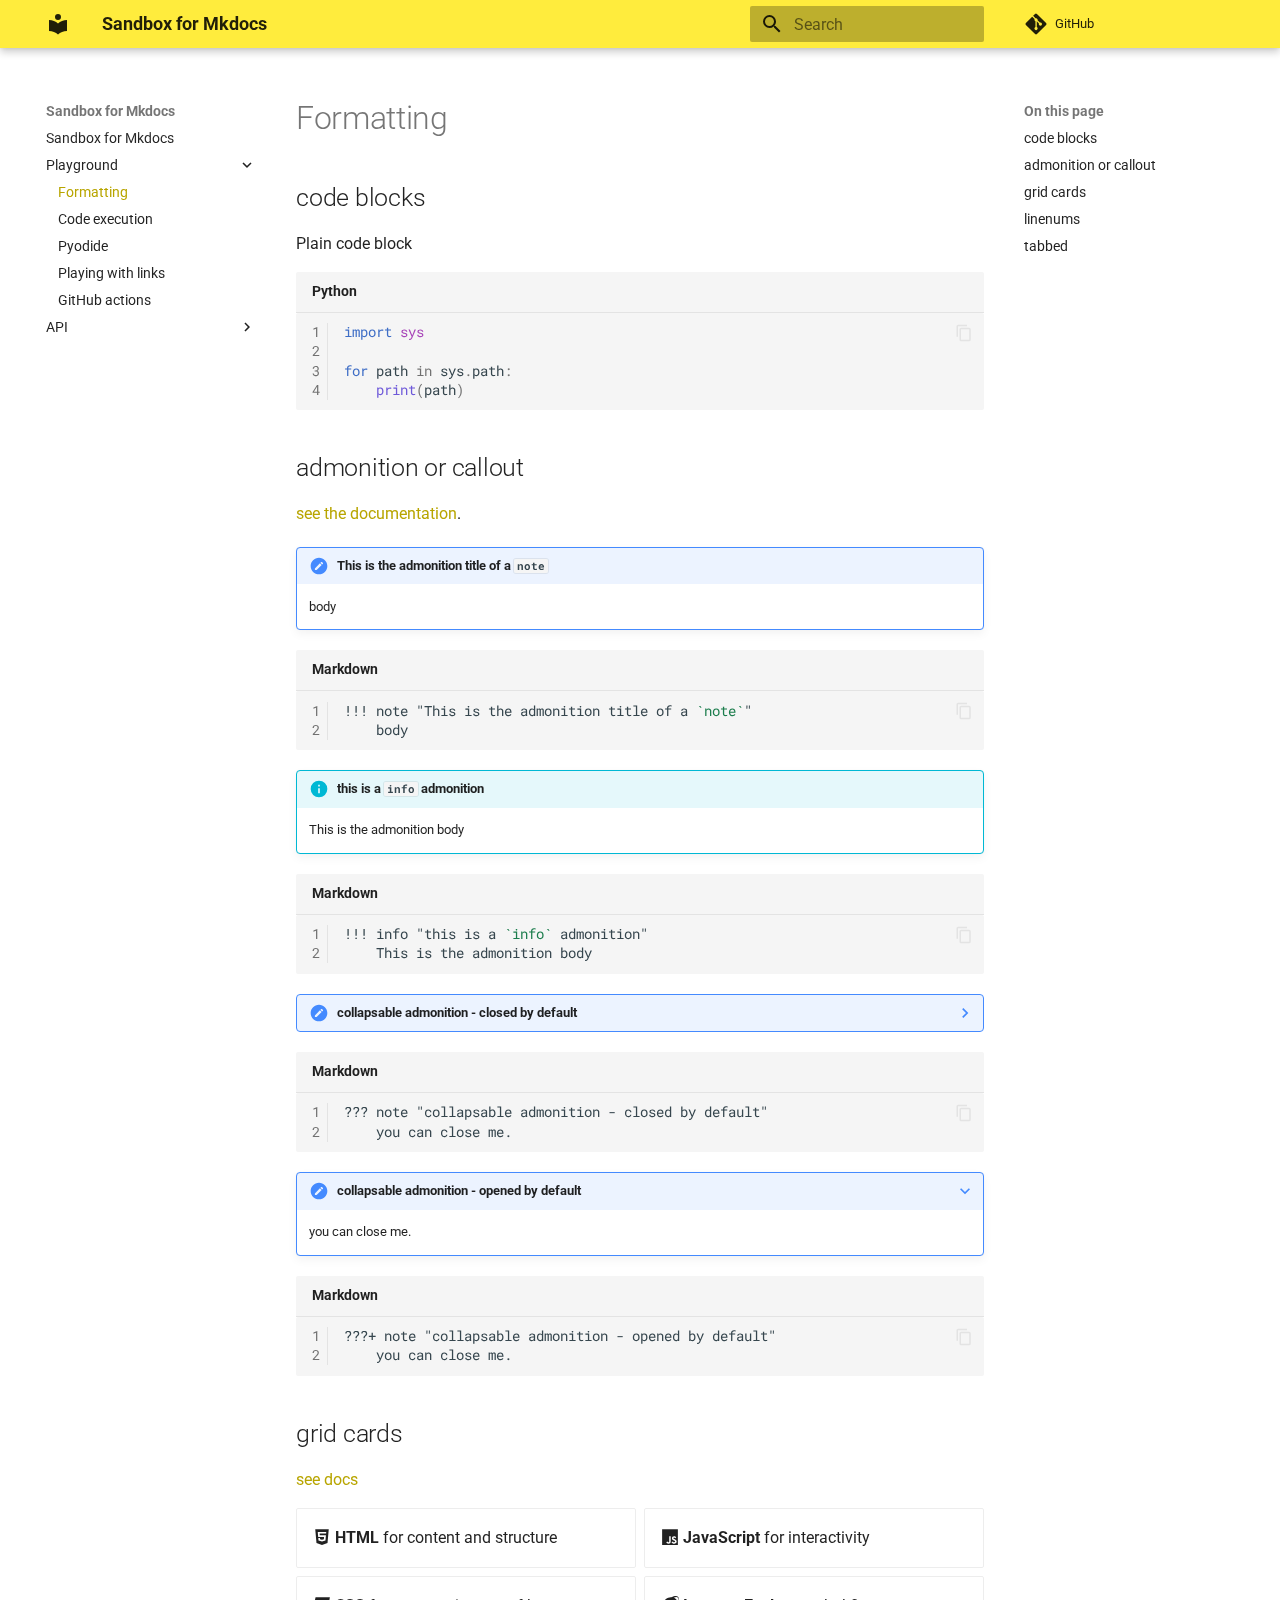
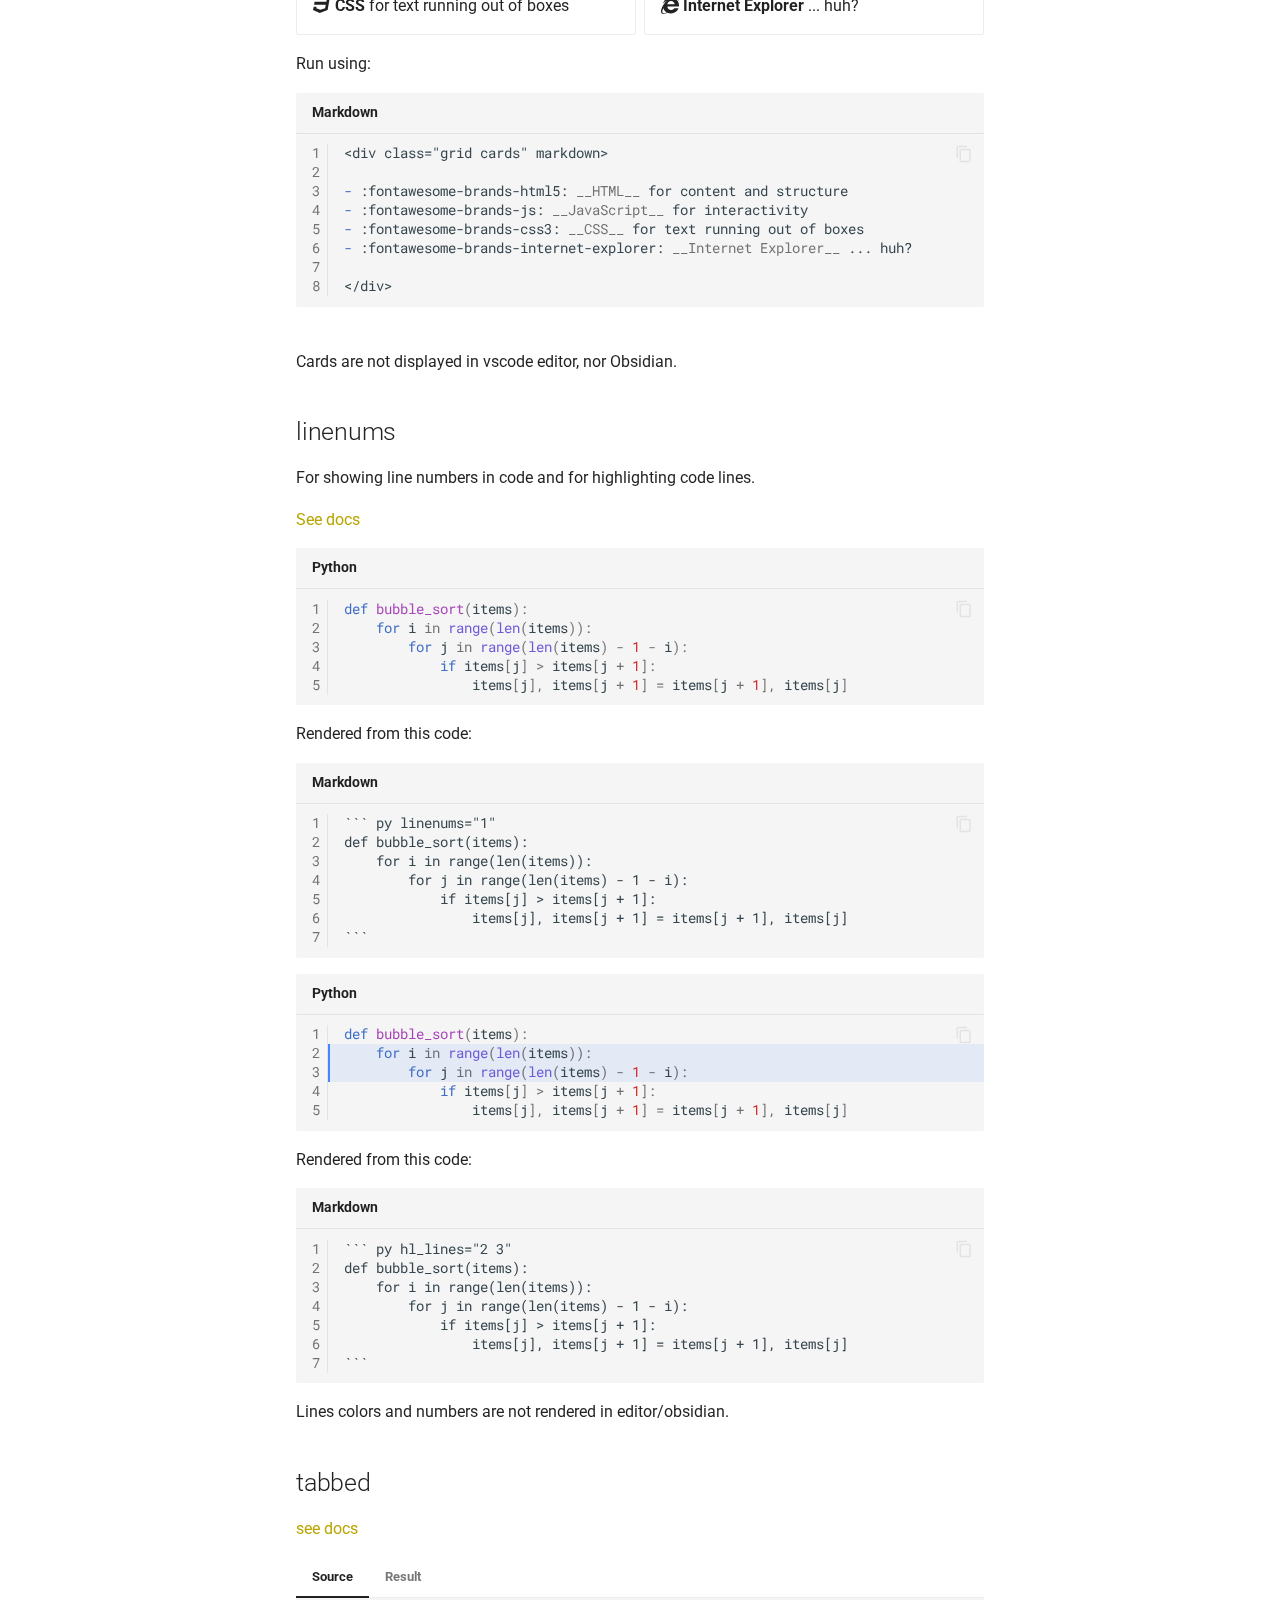
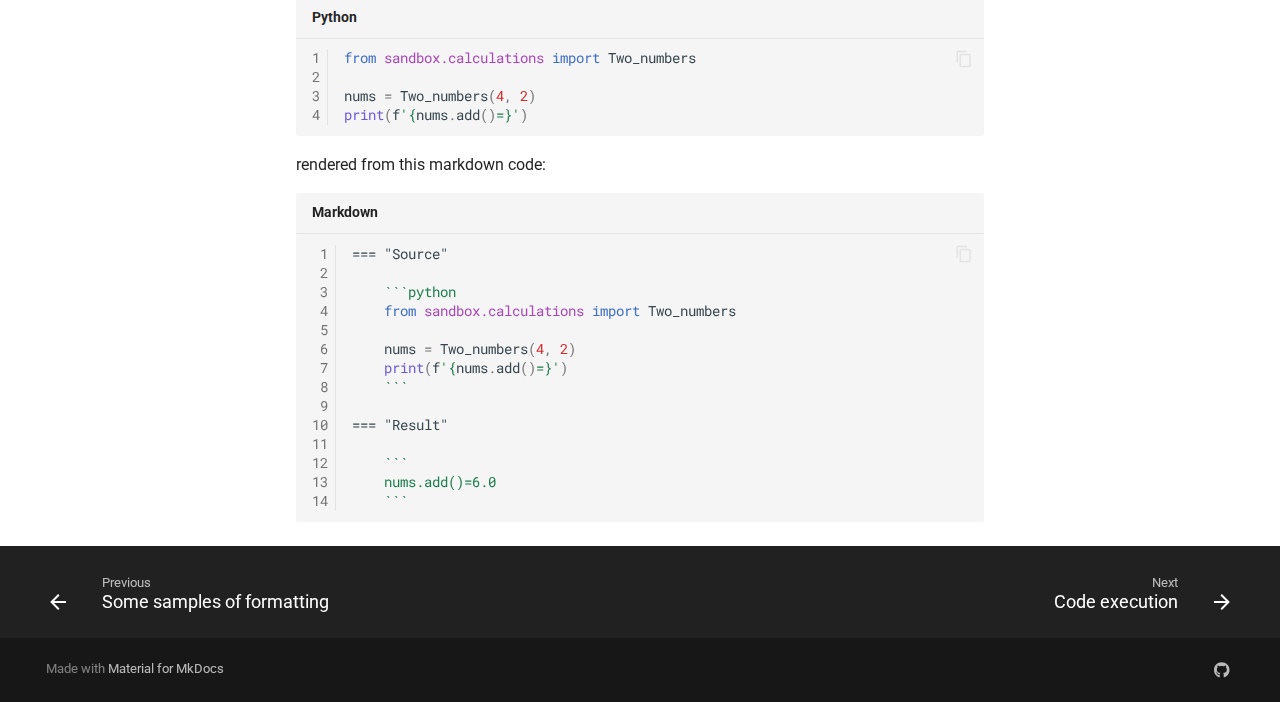
<file: Playground/formatting/index.html>
<!doctype html>
<html lang="en" class="no-js">
  <head>
    
      <meta charset="utf-8">
      <meta name="viewport" content="width=device-width,initial-scale=1">
      
      
      
      
        <link rel="prev" href="../">
      
      
        <link rel="next" href="../code%20execution/">
      
      
      <link rel="icon" href="../../assets/images/favicon.png">
      <meta name="generator" content="mkdocs-1.6.1, mkdocs-material-9.5.44">
    
    
      
        <title>Formatting - Sandbox for Mkdocs</title>
      
    
    
      <link rel="stylesheet" href="../../assets/stylesheets/main.0253249f.min.css">
      
        
        <link rel="stylesheet" href="../../assets/stylesheets/palette.06af60db.min.css">
      
      


    
    
      
    
    
      
        
        
        <link rel="preconnect" href="https://fonts.gstatic.com" crossorigin>
        <link rel="stylesheet" href="https://fonts.googleapis.com/css?family=Roboto:300,300i,400,400i,700,700i%7CRoboto+Mono:400,400i,700,700i&display=fallback">
        <style>:root{--md-text-font:"Roboto";--md-code-font:"Roboto Mono"}</style>
      
    
    
      <link rel="stylesheet" href="../../assets/_markdown_exec_pyodide.css">
    
      <link rel="stylesheet" href="../../assets/_markdown_exec_ansi.css">
    
      <link rel="stylesheet" href="../../assets/_mkdocstrings.css">
    
      <link rel="stylesheet" href="../../css/mkdocstrings.css">
    
    <script>__md_scope=new URL("../..",location),__md_hash=e=>[...e].reduce(((e,_)=>(e<<5)-e+_.charCodeAt(0)),0),__md_get=(e,_=localStorage,t=__md_scope)=>JSON.parse(_.getItem(t.pathname+"."+e)),__md_set=(e,_,t=localStorage,a=__md_scope)=>{try{t.setItem(a.pathname+"."+e,JSON.stringify(_))}catch(e){}}</script>
    
      

    
    
    
  </head>
  
  
    
    
    
    
    
    <body dir="ltr" data-md-color-scheme="default" data-md-color-primary="yellow" data-md-color-accent="indigo">
  
    
    <input class="md-toggle" data-md-toggle="drawer" type="checkbox" id="__drawer" autocomplete="off">
    <input class="md-toggle" data-md-toggle="search" type="checkbox" id="__search" autocomplete="off">
    <label class="md-overlay" for="__drawer"></label>
    <div data-md-component="skip">
      
        
        <a href="#code-blocks" class="md-skip">
          Skip to content
        </a>
      
    </div>
    <div data-md-component="announce">
      
    </div>
    
    
      

  

<header class="md-header md-header--shadow md-header--lifted" data-md-component="header">
  <nav class="md-header__inner md-grid" aria-label="Header">
    <a href="../.." title="Sandbox for Mkdocs" class="md-header__button md-logo" aria-label="Sandbox for Mkdocs" data-md-component="logo">
      
  
  <svg xmlns="http://www.w3.org/2000/svg" viewBox="0 0 24 24"><path d="M12 8a3 3 0 0 0 3-3 3 3 0 0 0-3-3 3 3 0 0 0-3 3 3 3 0 0 0 3 3m0 3.54C9.64 9.35 6.5 8 3 8v11c3.5 0 6.64 1.35 9 3.54 2.36-2.19 5.5-3.54 9-3.54V8c-3.5 0-6.64 1.35-9 3.54"/></svg>

    </a>
    <label class="md-header__button md-icon" for="__drawer">
      
      <svg xmlns="http://www.w3.org/2000/svg" viewBox="0 0 24 24"><path d="M3 6h18v2H3zm0 5h18v2H3zm0 5h18v2H3z"/></svg>
    </label>
    <div class="md-header__title" data-md-component="header-title">
      <div class="md-header__ellipsis">
        <div class="md-header__topic">
          <span class="md-ellipsis">
            Sandbox for Mkdocs
          </span>
        </div>
        <div class="md-header__topic" data-md-component="header-topic">
          <span class="md-ellipsis">
            
              Formatting
            
          </span>
        </div>
      </div>
    </div>
    
      
    
    
    
    
      <label class="md-header__button md-icon" for="__search">
        
        <svg xmlns="http://www.w3.org/2000/svg" viewBox="0 0 24 24"><path d="M9.5 3A6.5 6.5 0 0 1 16 9.5c0 1.61-.59 3.09-1.56 4.23l.27.27h.79l5 5-1.5 1.5-5-5v-.79l-.27-.27A6.52 6.52 0 0 1 9.5 16 6.5 6.5 0 0 1 3 9.5 6.5 6.5 0 0 1 9.5 3m0 2C7 5 5 7 5 9.5S7 14 9.5 14 14 12 14 9.5 12 5 9.5 5"/></svg>
      </label>
      <div class="md-search" data-md-component="search" role="dialog">
  <label class="md-search__overlay" for="__search"></label>
  <div class="md-search__inner" role="search">
    <form class="md-search__form" name="search">
      <input type="text" class="md-search__input" name="query" aria-label="Search" placeholder="Search" autocapitalize="off" autocorrect="off" autocomplete="off" spellcheck="false" data-md-component="search-query" required>
      <label class="md-search__icon md-icon" for="__search">
        
        <svg xmlns="http://www.w3.org/2000/svg" viewBox="0 0 24 24"><path d="M9.5 3A6.5 6.5 0 0 1 16 9.5c0 1.61-.59 3.09-1.56 4.23l.27.27h.79l5 5-1.5 1.5-5-5v-.79l-.27-.27A6.52 6.52 0 0 1 9.5 16 6.5 6.5 0 0 1 3 9.5 6.5 6.5 0 0 1 9.5 3m0 2C7 5 5 7 5 9.5S7 14 9.5 14 14 12 14 9.5 12 5 9.5 5"/></svg>
        
        <svg xmlns="http://www.w3.org/2000/svg" viewBox="0 0 24 24"><path d="M20 11v2H8l5.5 5.5-1.42 1.42L4.16 12l7.92-7.92L13.5 5.5 8 11z"/></svg>
      </label>
      <nav class="md-search__options" aria-label="Search">
        
        <button type="reset" class="md-search__icon md-icon" title="Clear" aria-label="Clear" tabindex="-1">
          
          <svg xmlns="http://www.w3.org/2000/svg" viewBox="0 0 24 24"><path d="M19 6.41 17.59 5 12 10.59 6.41 5 5 6.41 10.59 12 5 17.59 6.41 19 12 13.41 17.59 19 19 17.59 13.41 12z"/></svg>
        </button>
      </nav>
      
        <div class="md-search__suggest" data-md-component="search-suggest"></div>
      
    </form>
    <div class="md-search__output">
      <div class="md-search__scrollwrap" tabindex="0" data-md-scrollfix>
        <div class="md-search-result" data-md-component="search-result">
          <div class="md-search-result__meta">
            Initializing search
          </div>
          <ol class="md-search-result__list" role="presentation"></ol>
        </div>
      </div>
    </div>
  </div>
</div>
    
    
      <div class="md-header__source">
        <a href="https://github.com/lennon-c/SandBox_Mkdocs" title="Go to repository" class="md-source" data-md-component="source">
  <div class="md-source__icon md-icon">
    
    <svg xmlns="http://www.w3.org/2000/svg" viewBox="0 0 448 512"><!--! Font Awesome Free 6.6.0 by @fontawesome - https://fontawesome.com License - https://fontawesome.com/license/free (Icons: CC BY 4.0, Fonts: SIL OFL 1.1, Code: MIT License) Copyright 2024 Fonticons, Inc.--><path d="M439.55 236.05 244 40.45a28.87 28.87 0 0 0-40.81 0l-40.66 40.63 51.52 51.52c27.06-9.14 52.68 16.77 43.39 43.68l49.66 49.66c34.23-11.8 61.18 31 35.47 56.69-26.49 26.49-70.21-2.87-56-37.34L240.22 199v121.85c25.3 12.54 22.26 41.85 9.08 55a34.34 34.34 0 0 1-48.55 0c-17.57-17.6-11.07-46.91 11.25-56v-123c-20.8-8.51-24.6-30.74-18.64-45L142.57 101 8.45 235.14a28.86 28.86 0 0 0 0 40.81l195.61 195.6a28.86 28.86 0 0 0 40.8 0l194.69-194.69a28.86 28.86 0 0 0 0-40.81"/></svg>
  </div>
  <div class="md-source__repository">
    GitHub
  </div>
</a>
      </div>
    
  </nav>
  
    
  
</header>
    
    <div class="md-container" data-md-component="container">
      
      
        
      
      <main class="md-main" data-md-component="main">
        <div class="md-main__inner md-grid">
          
            
              
              <div class="md-sidebar md-sidebar--primary" data-md-component="sidebar" data-md-type="navigation" >
                <div class="md-sidebar__scrollwrap">
                  <div class="md-sidebar__inner">
                    



<nav class="md-nav md-nav--primary" aria-label="Navigation" data-md-level="0">
  <label class="md-nav__title" for="__drawer">
    <a href="../.." title="Sandbox for Mkdocs" class="md-nav__button md-logo" aria-label="Sandbox for Mkdocs" data-md-component="logo">
      
  
  <svg xmlns="http://www.w3.org/2000/svg" viewBox="0 0 24 24"><path d="M12 8a3 3 0 0 0 3-3 3 3 0 0 0-3-3 3 3 0 0 0-3 3 3 3 0 0 0 3 3m0 3.54C9.64 9.35 6.5 8 3 8v11c3.5 0 6.64 1.35 9 3.54 2.36-2.19 5.5-3.54 9-3.54V8c-3.5 0-6.64 1.35-9 3.54"/></svg>

    </a>
    Sandbox for Mkdocs
  </label>
  
    <div class="md-nav__source">
      <a href="https://github.com/lennon-c/SandBox_Mkdocs" title="Go to repository" class="md-source" data-md-component="source">
  <div class="md-source__icon md-icon">
    
    <svg xmlns="http://www.w3.org/2000/svg" viewBox="0 0 448 512"><!--! Font Awesome Free 6.6.0 by @fontawesome - https://fontawesome.com License - https://fontawesome.com/license/free (Icons: CC BY 4.0, Fonts: SIL OFL 1.1, Code: MIT License) Copyright 2024 Fonticons, Inc.--><path d="M439.55 236.05 244 40.45a28.87 28.87 0 0 0-40.81 0l-40.66 40.63 51.52 51.52c27.06-9.14 52.68 16.77 43.39 43.68l49.66 49.66c34.23-11.8 61.18 31 35.47 56.69-26.49 26.49-70.21-2.87-56-37.34L240.22 199v121.85c25.3 12.54 22.26 41.85 9.08 55a34.34 34.34 0 0 1-48.55 0c-17.57-17.6-11.07-46.91 11.25-56v-123c-20.8-8.51-24.6-30.74-18.64-45L142.57 101 8.45 235.14a28.86 28.86 0 0 0 0 40.81l195.61 195.6a28.86 28.86 0 0 0 40.8 0l194.69-194.69a28.86 28.86 0 0 0 0-40.81"/></svg>
  </div>
  <div class="md-source__repository">
    GitHub
  </div>
</a>
    </div>
  
  <ul class="md-nav__list" data-md-scrollfix>
    
      
      
  
  
  
  
    <li class="md-nav__item">
      <a href="../.." class="md-nav__link">
        
  
  <span class="md-ellipsis">
    Sandbox for Mkdocs
  </span>
  

      </a>
    </li>
  

    
      
      
  
  
    
  
  
  
    
    
      
        
          
        
      
        
      
        
      
        
      
        
      
        
      
    
    
    
    <li class="md-nav__item md-nav__item--active md-nav__item--nested">
      
        
        
        <input class="md-nav__toggle md-toggle " type="checkbox" id="__nav_2" checked>
        
          
          
          <div class="md-nav__link md-nav__container">
            <a href="../" class="md-nav__link ">
              
  
  <span class="md-ellipsis">
    Playground
  </span>
  

            </a>
            
              
              <label class="md-nav__link " for="__nav_2" id="__nav_2_label" tabindex="0">
                <span class="md-nav__icon md-icon"></span>
              </label>
            
          </div>
        
        <nav class="md-nav" data-md-level="1" aria-labelledby="__nav_2_label" aria-expanded="true">
          <label class="md-nav__title" for="__nav_2">
            <span class="md-nav__icon md-icon"></span>
            Playground
          </label>
          <ul class="md-nav__list" data-md-scrollfix>
            
              
            
              
                
  
  
    
  
  
  
    <li class="md-nav__item md-nav__item--active">
      
      <input class="md-nav__toggle md-toggle" type="checkbox" id="__toc">
      
      
      
        <label class="md-nav__link md-nav__link--active" for="__toc">
          
  
  <span class="md-ellipsis">
    Formatting
  </span>
  

          <span class="md-nav__icon md-icon"></span>
        </label>
      
      <a href="./" class="md-nav__link md-nav__link--active">
        
  
  <span class="md-ellipsis">
    Formatting
  </span>
  

      </a>
      
        

  

<nav class="md-nav md-nav--secondary" aria-label="On this page">
  
  
  
  
    <label class="md-nav__title" for="__toc">
      <span class="md-nav__icon md-icon"></span>
      On this page
    </label>
    <ul class="md-nav__list" data-md-component="toc" data-md-scrollfix>
      
        <li class="md-nav__item">
  <a href="#code-blocks" class="md-nav__link">
    <span class="md-ellipsis">
      code blocks
    </span>
  </a>
  
</li>
      
        <li class="md-nav__item">
  <a href="#admonition-or-callout" class="md-nav__link">
    <span class="md-ellipsis">
      admonition or callout
    </span>
  </a>
  
</li>
      
        <li class="md-nav__item">
  <a href="#grid-cards" class="md-nav__link">
    <span class="md-ellipsis">
      grid cards
    </span>
  </a>
  
</li>
      
        <li class="md-nav__item">
  <a href="#linenums" class="md-nav__link">
    <span class="md-ellipsis">
      linenums
    </span>
  </a>
  
</li>
      
        <li class="md-nav__item">
  <a href="#tabbed" class="md-nav__link">
    <span class="md-ellipsis">
      tabbed
    </span>
  </a>
  
</li>
      
    </ul>
  
</nav>
      
    </li>
  

              
            
              
                
  
  
  
  
    <li class="md-nav__item">
      <a href="../code%20execution/" class="md-nav__link">
        
  
  <span class="md-ellipsis">
    Code execution
  </span>
  

      </a>
    </li>
  

              
            
              
                
  
  
  
  
    <li class="md-nav__item">
      <a href="../pyodide/" class="md-nav__link">
        
  
  <span class="md-ellipsis">
    Pyodide
  </span>
  

      </a>
    </li>
  

              
            
              
                
  
  
  
  
    <li class="md-nav__item">
      <a href="../links/" class="md-nav__link">
        
  
  <span class="md-ellipsis">
    Playing with links
  </span>
  

      </a>
    </li>
  

              
            
              
                
  
  
  
  
    <li class="md-nav__item">
      <a href="../GitHub%20actions/" class="md-nav__link">
        
  
  <span class="md-ellipsis">
    GitHub actions
  </span>
  

      </a>
    </li>
  

              
            
          </ul>
        </nav>
      
    </li>
  

    
      
      
  
  
  
  
    
    
      
        
          
        
      
        
      
        
      
        
      
    
    
    
    <li class="md-nav__item md-nav__item--nested">
      
        
        
        <input class="md-nav__toggle md-toggle " type="checkbox" id="__nav_3" >
        
          
          
          <div class="md-nav__link md-nav__container">
            <a href="../../API/" class="md-nav__link ">
              
  
  <span class="md-ellipsis">
    API
  </span>
  

            </a>
            
              
              <label class="md-nav__link " for="__nav_3" id="__nav_3_label" tabindex="0">
                <span class="md-nav__icon md-icon"></span>
              </label>
            
          </div>
        
        <nav class="md-nav" data-md-level="1" aria-labelledby="__nav_3_label" aria-expanded="false">
          <label class="md-nav__title" for="__nav_3">
            <span class="md-nav__icon md-icon"></span>
            API
          </label>
          <ul class="md-nav__list" data-md-scrollfix>
            
              
            
              
                
  
  
  
  
    <li class="md-nav__item">
      <a href="../../API/calculations/" class="md-nav__link">
        
  
  <span class="md-ellipsis">
    Calculations
  </span>
  

      </a>
    </li>
  

              
            
              
                
  
  
  
  
    <li class="md-nav__item">
      <a href="../../API/sandbox/" class="md-nav__link">
        
  
  <span class="md-ellipsis">
    Sandbox
  </span>
  

      </a>
    </li>
  

              
            
              
                
  
  
  
  
    <li class="md-nav__item">
      <a href="../../API/prints/" class="md-nav__link">
        
  
  <span class="md-ellipsis">
    Prints
  </span>
  

      </a>
    </li>
  

              
            
          </ul>
        </nav>
      
    </li>
  

    
  </ul>
</nav>
                  </div>
                </div>
              </div>
            
            
              
              <div class="md-sidebar md-sidebar--secondary" data-md-component="sidebar" data-md-type="toc" >
                <div class="md-sidebar__scrollwrap">
                  <div class="md-sidebar__inner">
                    

  

<nav class="md-nav md-nav--secondary" aria-label="On this page">
  
  
  
  
    <label class="md-nav__title" for="__toc">
      <span class="md-nav__icon md-icon"></span>
      On this page
    </label>
    <ul class="md-nav__list" data-md-component="toc" data-md-scrollfix>
      
        <li class="md-nav__item">
  <a href="#code-blocks" class="md-nav__link">
    <span class="md-ellipsis">
      code blocks
    </span>
  </a>
  
</li>
      
        <li class="md-nav__item">
  <a href="#admonition-or-callout" class="md-nav__link">
    <span class="md-ellipsis">
      admonition or callout
    </span>
  </a>
  
</li>
      
        <li class="md-nav__item">
  <a href="#grid-cards" class="md-nav__link">
    <span class="md-ellipsis">
      grid cards
    </span>
  </a>
  
</li>
      
        <li class="md-nav__item">
  <a href="#linenums" class="md-nav__link">
    <span class="md-ellipsis">
      linenums
    </span>
  </a>
  
</li>
      
        <li class="md-nav__item">
  <a href="#tabbed" class="md-nav__link">
    <span class="md-ellipsis">
      tabbed
    </span>
  </a>
  
</li>
      
    </ul>
  
</nav>
                  </div>
                </div>
              </div>
            
          
          
            <div class="md-content" data-md-component="content">
              <article class="md-content__inner md-typeset">
                
                  

  
  


  <h1>Formatting</h1>

<h2 id="code-blocks">code blocks<a class="headerlink" href="#code-blocks" title="Permanent link">&para;</a></h2>
<p>Plain code block<br />
<div class="language-python highlight"><table class="highlighttable"><tr><th colspan="2" class="filename"><span class="filename">Python</span></th></tr><tr><td class="linenos"><div class="linenodiv"><pre><span></span><span class="normal">1</span>
<span class="normal">2</span>
<span class="normal">3</span>
<span class="normal">4</span></pre></div></td><td class="code"><div><pre><span></span><code><span class="kn">import</span> <span class="nn">sys</span> 

<span class="k">for</span> <span class="n">path</span> <span class="ow">in</span> <span class="n">sys</span><span class="o">.</span><span class="n">path</span><span class="p">:</span>
    <span class="nb">print</span><span class="p">(</span><span class="n">path</span><span class="p">)</span>
</code></pre></div></td></tr></table></div></p>
<h2 id="admonition-or-callout">admonition or callout<a class="headerlink" href="#admonition-or-callout" title="Permanent link">&para;</a></h2>
<p><a href="https://squidfunk.github.io/mkdocs-material/reference/admonitions/#usage">see the documentation</a>.</p>
<div class="admonition note">
<p class="admonition-title">This is the admonition title of a <code>note</code></p>
<p>body </p>
</div>
<div class="language-md highlight"><table class="highlighttable"><tr><th colspan="2" class="filename"><span class="filename">Markdown</span></th></tr><tr><td class="linenos"><div class="linenodiv"><pre><span></span><span class="normal">1</span>
<span class="normal">2</span></pre></div></td><td class="code"><div><pre><span></span><code>!!! note &quot;This is the admonition title of a <span class="sb">`note`</span>&quot;
    body 
</code></pre></div></td></tr></table></div>
<div class="admonition info">
<p class="admonition-title">this is a <code>info</code> admonition</p>
<p>This is the admonition body</p>
</div>
<div class="language-md highlight"><table class="highlighttable"><tr><th colspan="2" class="filename"><span class="filename">Markdown</span></th></tr><tr><td class="linenos"><div class="linenodiv"><pre><span></span><span class="normal">1</span>
<span class="normal">2</span></pre></div></td><td class="code"><div><pre><span></span><code>!!! info &quot;this is a <span class="sb">`info`</span> admonition&quot;
    This is the admonition body
</code></pre></div></td></tr></table></div>
<details class="note">
<summary>collapsable admonition - closed by default</summary>
<p>you can close me.</p>
</details>
<div class="language-md highlight"><table class="highlighttable"><tr><th colspan="2" class="filename"><span class="filename">Markdown</span></th></tr><tr><td class="linenos"><div class="linenodiv"><pre><span></span><span class="normal">1</span>
<span class="normal">2</span></pre></div></td><td class="code"><div><pre><span></span><code>??? note &quot;collapsable admonition - closed by default&quot;
    you can close me.
</code></pre></div></td></tr></table></div>
<details class="note" open="open">
<summary>collapsable admonition - opened by default</summary>
<p>you can close me.</p>
</details>
<div class="language-md highlight"><table class="highlighttable"><tr><th colspan="2" class="filename"><span class="filename">Markdown</span></th></tr><tr><td class="linenos"><div class="linenodiv"><pre><span></span><span class="normal">1</span>
<span class="normal">2</span></pre></div></td><td class="code"><div><pre><span></span><code>???+ note &quot;collapsable admonition - opened by default&quot;
    you can close me.
</code></pre></div></td></tr></table></div>
<h2 id="grid-cards">grid cards<a class="headerlink" href="#grid-cards" title="Permanent link">&para;</a></h2>
<p><a href="https://squidfunk.github.io/mkdocs-material/reference/grids/?h=grid#using-card-grids">see docs</a></p>
<div class="grid cards">
<ul>
<li><span class="twemoji"><svg xmlns="http://www.w3.org/2000/svg" viewBox="0 0 384 512"><!--! Font Awesome Free 6.6.0 by @fontawesome - https://fontawesome.com License - https://fontawesome.com/license/free (Icons: CC BY 4.0, Fonts: SIL OFL 1.1, Code: MIT License) Copyright 2024 Fonticons, Inc.--><path d="m0 32 34.9 395.8L191.5 480l157.6-52.2L384 32zm308.2 127.9H124.4l4.1 49.4h175.6l-13.6 148.4-97.9 27v.3h-1.1l-98.7-27.3-6-75.8h47.7L138 320l53.5 14.5 53.7-14.5 6-62.2H84.3L71.5 112.2h241.1z"/></svg></span> <strong>HTML</strong> for content and structure</li>
<li><span class="twemoji"><svg xmlns="http://www.w3.org/2000/svg" viewBox="0 0 448 512"><!--! Font Awesome Free 6.6.0 by @fontawesome - https://fontawesome.com License - https://fontawesome.com/license/free (Icons: CC BY 4.0, Fonts: SIL OFL 1.1, Code: MIT License) Copyright 2024 Fonticons, Inc.--><path d="M0 32v448h448V32zm243.8 349.4c0 43.6-25.6 63.5-62.9 63.5-33.7 0-53.2-17.4-63.2-38.5l34.3-20.7c6.6 11.7 12.6 21.6 27.1 21.6 13.8 0 22.6-5.4 22.6-26.5V237.7h42.1zm99.6 63.5c-39.1 0-64.4-18.6-76.7-43l34.3-19.8c9 14.7 20.8 25.6 41.5 25.6 17.4 0 28.6-8.7 28.6-20.8 0-14.4-11.4-19.5-30.7-28l-10.5-4.5c-30.4-12.9-50.5-29.2-50.5-63.5 0-31.6 24.1-55.6 61.6-55.6 26.8 0 46 9.3 59.8 33.7L368 290c-7.2-12.9-15-18-27.1-18-12.3 0-20.1 7.8-20.1 18 0 12.6 7.8 17.7 25.9 25.6l10.5 4.5c35.8 15.3 55.9 31 55.9 66.2 0 37.8-29.8 58.6-69.7 58.6"/></svg></span> <strong>JavaScript</strong> for interactivity</li>
<li><span class="twemoji"><svg xmlns="http://www.w3.org/2000/svg" viewBox="0 0 512 512"><!--! Font Awesome Free 6.6.0 by @fontawesome - https://fontawesome.com License - https://fontawesome.com/license/free (Icons: CC BY 4.0, Fonts: SIL OFL 1.1, Code: MIT License) Copyright 2024 Fonticons, Inc.--><path d="m480 32-64 368-223.3 80L0 400l19.6-94.8h82l-8 40.6L210 390.2l134.1-44.4 18.8-97.1H29.5l16-82h333.7l10.5-52.7H56.3l16.3-82z"/></svg></span> <strong>CSS</strong> for text running out of boxes</li>
<li><span class="twemoji"><svg xmlns="http://www.w3.org/2000/svg" viewBox="0 0 512 512"><!--! Font Awesome Free 6.6.0 by @fontawesome - https://fontawesome.com License - https://fontawesome.com/license/free (Icons: CC BY 4.0, Fonts: SIL OFL 1.1, Code: MIT License) Copyright 2024 Fonticons, Inc.--><path d="M483.049 159.706c10.855-24.575 21.424-60.438 21.424-87.871 0-72.722-79.641-98.371-209.673-38.577-107.632-7.181-211.221 73.67-237.098 186.457 30.852-34.862 78.271-82.298 121.977-101.158C125.404 166.85 79.128 228.002 43.992 291.725 23.246 329.651 0 390.94 0 436.747c0 98.575 92.854 86.5 180.251 42.006 31.423 15.43 66.559 15.573 101.695 15.573 97.124 0 184.249-54.294 216.814-146.022H377.927c-52.509 88.593-196.819 52.996-196.819-47.436H509.9c6.407-43.581-1.655-95.715-26.851-141.162M64.559 346.877c17.711 51.15 53.703 95.871 100.266 123.304-88.741 48.94-173.267 29.096-100.266-123.304m115.977-108.873c2-55.151 50.276-94.871 103.98-94.871 53.418 0 101.981 39.72 103.981 94.871zm184.536-187.6c21.425-10.287 48.563-22.003 72.558-22.003 31.422 0 54.274 21.717 54.274 53.722 0 20.003-7.427 49.007-14.569 67.867-26.28-42.292-65.986-81.584-112.263-99.586"/></svg></span> <strong>Internet Explorer</strong> ... huh?</li>
</ul>
</div>
<p>Run using:<br />
<div class="language-md highlight"><table class="highlighttable"><tr><th colspan="2" class="filename"><span class="filename">Markdown</span></th></tr><tr><td class="linenos"><div class="linenodiv"><pre><span></span><span class="normal">1</span>
<span class="normal">2</span>
<span class="normal">3</span>
<span class="normal">4</span>
<span class="normal">5</span>
<span class="normal">6</span>
<span class="normal">7</span>
<span class="normal">8</span></pre></div></td><td class="code"><div><pre><span></span><code>&lt;div class=&quot;grid cards&quot; markdown&gt;

<span class="k">-</span><span class="w"> </span>:fontawesome-brands-html5: <span class="gs">__HTML__</span> for content and structure
<span class="k">-</span><span class="w"> </span>:fontawesome-brands-js: <span class="gs">__JavaScript__</span> for interactivity
<span class="k">-</span><span class="w"> </span>:fontawesome-brands-css3: <span class="gs">__CSS__</span> for text running out of boxes
<span class="k">-</span><span class="w"> </span>:fontawesome-brands-internet-explorer: <span class="gs">__Internet Explorer__</span> ... huh?

&lt;/div&gt;
</code></pre></div></td></tr></table></div><br />
Cards are not displayed in vscode editor, nor Obsidian. </p>
<h2 id="linenums">linenums<a class="headerlink" href="#linenums" title="Permanent link">&para;</a></h2>
<p>For showing line numbers in code and for highlighting code lines.</p>
<p><a href="https://squidfunk.github.io/mkdocs-material/reference/code-blocks/#adding-line-numbers">See docs</a></p>
<div class="language-py highlight"><table class="highlighttable"><tr><th colspan="2" class="filename"><span class="filename">Python</span></th></tr><tr><td class="linenos"><div class="linenodiv"><pre><span></span><span class="normal">1</span>
<span class="normal">2</span>
<span class="normal">3</span>
<span class="normal">4</span>
<span class="normal">5</span></pre></div></td><td class="code"><div><pre><span></span><code><span class="k">def</span> <span class="nf">bubble_sort</span><span class="p">(</span><span class="n">items</span><span class="p">):</span>
    <span class="k">for</span> <span class="n">i</span> <span class="ow">in</span> <span class="nb">range</span><span class="p">(</span><span class="nb">len</span><span class="p">(</span><span class="n">items</span><span class="p">)):</span>
        <span class="k">for</span> <span class="n">j</span> <span class="ow">in</span> <span class="nb">range</span><span class="p">(</span><span class="nb">len</span><span class="p">(</span><span class="n">items</span><span class="p">)</span> <span class="o">-</span> <span class="mi">1</span> <span class="o">-</span> <span class="n">i</span><span class="p">):</span>
            <span class="k">if</span> <span class="n">items</span><span class="p">[</span><span class="n">j</span><span class="p">]</span> <span class="o">&gt;</span> <span class="n">items</span><span class="p">[</span><span class="n">j</span> <span class="o">+</span> <span class="mi">1</span><span class="p">]:</span>
                <span class="n">items</span><span class="p">[</span><span class="n">j</span><span class="p">],</span> <span class="n">items</span><span class="p">[</span><span class="n">j</span> <span class="o">+</span> <span class="mi">1</span><span class="p">]</span> <span class="o">=</span> <span class="n">items</span><span class="p">[</span><span class="n">j</span> <span class="o">+</span> <span class="mi">1</span><span class="p">],</span> <span class="n">items</span><span class="p">[</span><span class="n">j</span><span class="p">]</span>
</code></pre></div></td></tr></table></div>
<p>Rendered from this code:</p>
<div class="language-md highlight"><table class="highlighttable"><tr><th colspan="2" class="filename"><span class="filename">Markdown</span></th></tr><tr><td class="linenos"><div class="linenodiv"><pre><span></span><span class="normal">1</span>
<span class="normal">2</span>
<span class="normal">3</span>
<span class="normal">4</span>
<span class="normal">5</span>
<span class="normal">6</span>
<span class="normal">7</span></pre></div></td><td class="code"><div><pre><span></span><code>``` py linenums=&quot;1&quot;
def bubble_sort(items):
    for i in range(len(items)):
        for j in range(len(items) - 1 - i):
            if items[j] &gt; items[j + 1]:
                items[j], items[j + 1] = items[j + 1], items[j]
```
</code></pre></div></td></tr></table></div>
<div class="language-py highlight"><table class="highlighttable"><tr><th colspan="2" class="filename"><span class="filename">Python</span></th></tr><tr><td class="linenos"><div class="linenodiv"><pre><span></span><span class="normal">1</span>
<span class="normal">2</span>
<span class="normal">3</span>
<span class="normal">4</span>
<span class="normal">5</span></pre></div></td><td class="code"><div><pre><span></span><code><span class="k">def</span> <span class="nf">bubble_sort</span><span class="p">(</span><span class="n">items</span><span class="p">):</span>
<span class="hll">    <span class="k">for</span> <span class="n">i</span> <span class="ow">in</span> <span class="nb">range</span><span class="p">(</span><span class="nb">len</span><span class="p">(</span><span class="n">items</span><span class="p">)):</span>
</span><span class="hll">        <span class="k">for</span> <span class="n">j</span> <span class="ow">in</span> <span class="nb">range</span><span class="p">(</span><span class="nb">len</span><span class="p">(</span><span class="n">items</span><span class="p">)</span> <span class="o">-</span> <span class="mi">1</span> <span class="o">-</span> <span class="n">i</span><span class="p">):</span>
</span>            <span class="k">if</span> <span class="n">items</span><span class="p">[</span><span class="n">j</span><span class="p">]</span> <span class="o">&gt;</span> <span class="n">items</span><span class="p">[</span><span class="n">j</span> <span class="o">+</span> <span class="mi">1</span><span class="p">]:</span>
                <span class="n">items</span><span class="p">[</span><span class="n">j</span><span class="p">],</span> <span class="n">items</span><span class="p">[</span><span class="n">j</span> <span class="o">+</span> <span class="mi">1</span><span class="p">]</span> <span class="o">=</span> <span class="n">items</span><span class="p">[</span><span class="n">j</span> <span class="o">+</span> <span class="mi">1</span><span class="p">],</span> <span class="n">items</span><span class="p">[</span><span class="n">j</span><span class="p">]</span>
</code></pre></div></td></tr></table></div>
<p>Rendered from this code:</p>
<div class="language-md highlight"><table class="highlighttable"><tr><th colspan="2" class="filename"><span class="filename">Markdown</span></th></tr><tr><td class="linenos"><div class="linenodiv"><pre><span></span><span class="normal">1</span>
<span class="normal">2</span>
<span class="normal">3</span>
<span class="normal">4</span>
<span class="normal">5</span>
<span class="normal">6</span>
<span class="normal">7</span></pre></div></td><td class="code"><div><pre><span></span><code>``` py hl_lines=&quot;2 3&quot;
def bubble_sort(items):
    for i in range(len(items)):
        for j in range(len(items) - 1 - i):
            if items[j] &gt; items[j + 1]:
                items[j], items[j + 1] = items[j + 1], items[j]
```
</code></pre></div></td></tr></table></div>
<p>Lines colors and numbers are not rendered in editor/obsidian.</p>
<h2 id="tabbed">tabbed<a class="headerlink" href="#tabbed" title="Permanent link">&para;</a></h2>
<p><a href="https://squidfunk.github.io/mkdocs-material/reference/content-tabs/#grouping-code-blocks">see docs</a></p>
<div class="tabbed-set tabbed-alternate" data-tabs="1:2"><input checked="checked" id="__tabbed_1_1" name="__tabbed_1" type="radio" /><input id="__tabbed_1_2" name="__tabbed_1" type="radio" /><div class="tabbed-labels"><label for="__tabbed_1_1">Source</label><label for="__tabbed_1_2">Result</label></div>
<div class="tabbed-content">
<div class="tabbed-block">
<div class="language-python highlight"><table class="highlighttable"><tr><th colspan="2" class="filename"><span class="filename">Python</span></th></tr><tr><td class="linenos"><div class="linenodiv"><pre><span></span><span class="normal">1</span>
<span class="normal">2</span>
<span class="normal">3</span>
<span class="normal">4</span></pre></div></td><td class="code"><div><pre><span></span><code><span class="kn">from</span> <span class="nn">sandbox.calculations</span> <span class="kn">import</span> <span class="n">Two_numbers</span>

<span class="n">nums</span> <span class="o">=</span> <span class="n">Two_numbers</span><span class="p">(</span><span class="mi">4</span><span class="p">,</span> <span class="mi">2</span><span class="p">)</span>
<span class="nb">print</span><span class="p">(</span><span class="sa">f</span><span class="s1">&#39;</span><span class="si">{</span><span class="n">nums</span><span class="o">.</span><span class="n">add</span><span class="p">()</span><span class="si">=}</span><span class="s1">&#39;</span><span class="p">)</span>
</code></pre></div></td></tr></table></div>
</div>
<div class="tabbed-block">
<div class="language-text highlight"><table class="highlighttable"><tr><th colspan="2" class="filename"><span class="filename">Text Only</span></th></tr><tr><td class="linenos"><div class="linenodiv"><pre><span></span><span class="normal">1</span></pre></div></td><td class="code"><div><pre><span></span><code>nums.add()=6.0
</code></pre></div></td></tr></table></div>
</div>
</div>
</div>
<p>rendered from this markdown code:<br />
<div class="language-md highlight"><table class="highlighttable"><tr><th colspan="2" class="filename"><span class="filename">Markdown</span></th></tr><tr><td class="linenos"><div class="linenodiv"><pre><span></span><span class="normal"> 1</span>
<span class="normal"> 2</span>
<span class="normal"> 3</span>
<span class="normal"> 4</span>
<span class="normal"> 5</span>
<span class="normal"> 6</span>
<span class="normal"> 7</span>
<span class="normal"> 8</span>
<span class="normal"> 9</span>
<span class="normal">10</span>
<span class="normal">11</span>
<span class="normal">12</span>
<span class="normal">13</span>
<span class="normal">14</span></pre></div></td><td class="code"><div><pre><span></span><code>=== &quot;Source&quot;

<span class="sb">    ```python</span><span class="w"> </span>
    <span class="kn">from</span> <span class="nn">sandbox.calculations</span> <span class="kn">import</span> <span class="n">Two_numbers</span>

    <span class="n">nums</span> <span class="o">=</span> <span class="n">Two_numbers</span><span class="p">(</span><span class="mi">4</span><span class="p">,</span> <span class="mi">2</span><span class="p">)</span>
    <span class="nb">print</span><span class="p">(</span><span class="sa">f</span><span class="s1">&#39;</span><span class="si">{</span><span class="n">nums</span><span class="o">.</span><span class="n">add</span><span class="p">()</span><span class="si">=}</span><span class="s1">&#39;</span><span class="p">)</span>
<span class="sb">    ```</span>

=== &quot;Result&quot;

<span class="sb">    ```</span>
<span class="sb">    nums.add()=6.0</span>
<span class="sb">    ```</span>
</code></pre></div></td></tr></table></div></p>












                
              </article>
            </div>
          
          
  <script>var tabs=__md_get("__tabs");if(Array.isArray(tabs))e:for(var set of document.querySelectorAll(".tabbed-set")){var labels=set.querySelector(".tabbed-labels");for(var tab of tabs)for(var label of labels.getElementsByTagName("label"))if(label.innerText.trim()===tab){var input=document.getElementById(label.htmlFor);input.checked=!0;continue e}}</script>

<script>var target=document.getElementById(location.hash.slice(1));target&&target.name&&(target.checked=target.name.startsWith("__tabbed_"))</script>
        </div>
        
          <button type="button" class="md-top md-icon" data-md-component="top" hidden>
  
  <svg xmlns="http://www.w3.org/2000/svg" viewBox="0 0 24 24"><path d="M13 20h-2V8l-5.5 5.5-1.42-1.42L12 4.16l7.92 7.92-1.42 1.42L13 8z"/></svg>
  Back to top
</button>
        
      </main>
      
        <footer class="md-footer">
  
    
      
      <nav class="md-footer__inner md-grid" aria-label="Footer" >
        
          
          <a href="../" class="md-footer__link md-footer__link--prev" aria-label="Previous: Some samples of formatting">
            <div class="md-footer__button md-icon">
              
              <svg xmlns="http://www.w3.org/2000/svg" viewBox="0 0 24 24"><path d="M20 11v2H8l5.5 5.5-1.42 1.42L4.16 12l7.92-7.92L13.5 5.5 8 11z"/></svg>
            </div>
            <div class="md-footer__title">
              <span class="md-footer__direction">
                Previous
              </span>
              <div class="md-ellipsis">
                Some samples of formatting
              </div>
            </div>
          </a>
        
        
          
          <a href="../code%20execution/" class="md-footer__link md-footer__link--next" aria-label="Next: Code execution">
            <div class="md-footer__title">
              <span class="md-footer__direction">
                Next
              </span>
              <div class="md-ellipsis">
                Code execution
              </div>
            </div>
            <div class="md-footer__button md-icon">
              
              <svg xmlns="http://www.w3.org/2000/svg" viewBox="0 0 24 24"><path d="M4 11v2h12l-5.5 5.5 1.42 1.42L19.84 12l-7.92-7.92L10.5 5.5 16 11z"/></svg>
            </div>
          </a>
        
      </nav>
    
  
  <div class="md-footer-meta md-typeset">
    <div class="md-footer-meta__inner md-grid">
      <div class="md-copyright">
  
  
    Made with
    <a href="https://squidfunk.github.io/mkdocs-material/" target="_blank" rel="noopener">
      Material for MkDocs
    </a>
  
</div>
      
        <div class="md-social">
  
    
    
    
    
      
      
    
    <a href="https://github.com/lennon-c/" target="_blank" rel="noopener" title="github.com" class="md-social__link">
      <svg xmlns="http://www.w3.org/2000/svg" viewBox="0 0 496 512"><!--! Font Awesome Free 6.6.0 by @fontawesome - https://fontawesome.com License - https://fontawesome.com/license/free (Icons: CC BY 4.0, Fonts: SIL OFL 1.1, Code: MIT License) Copyright 2024 Fonticons, Inc.--><path d="M165.9 397.4c0 2-2.3 3.6-5.2 3.6-3.3.3-5.6-1.3-5.6-3.6 0-2 2.3-3.6 5.2-3.6 3-.3 5.6 1.3 5.6 3.6m-31.1-4.5c-.7 2 1.3 4.3 4.3 4.9 2.6 1 5.6 0 6.2-2s-1.3-4.3-4.3-5.2c-2.6-.7-5.5.3-6.2 2.3m44.2-1.7c-2.9.7-4.9 2.6-4.6 4.9.3 2 2.9 3.3 5.9 2.6 2.9-.7 4.9-2.6 4.6-4.6-.3-1.9-3-3.2-5.9-2.9M244.8 8C106.1 8 0 113.3 0 252c0 110.9 69.8 205.8 169.5 239.2 12.8 2.3 17.3-5.6 17.3-12.1 0-6.2-.3-40.4-.3-61.4 0 0-70 15-84.7-29.8 0 0-11.4-29.1-27.8-36.6 0 0-22.9-15.7 1.6-15.4 0 0 24.9 2 38.6 25.8 21.9 38.6 58.6 27.5 72.9 20.9 2.3-16 8.8-27.1 16-33.7-55.9-6.2-112.3-14.3-112.3-110.5 0-27.5 7.6-41.3 23.6-58.9-2.6-6.5-11.1-33.3 2.6-67.9 20.9-6.5 69 27 69 27 20-5.6 41.5-8.5 62.8-8.5s42.8 2.9 62.8 8.5c0 0 48.1-33.6 69-27 13.7 34.7 5.2 61.4 2.6 67.9 16 17.7 25.8 31.5 25.8 58.9 0 96.5-58.9 104.2-114.8 110.5 9.2 7.9 17 22.9 17 46.4 0 33.7-.3 75.4-.3 83.6 0 6.5 4.6 14.4 17.3 12.1C428.2 457.8 496 362.9 496 252 496 113.3 383.5 8 244.8 8M97.2 352.9c-1.3 1-1 3.3.7 5.2 1.6 1.6 3.9 2.3 5.2 1 1.3-1 1-3.3-.7-5.2-1.6-1.6-3.9-2.3-5.2-1m-10.8-8.1c-.7 1.3.3 2.9 2.3 3.9 1.6 1 3.6.7 4.3-.7.7-1.3-.3-2.9-2.3-3.9-2-.6-3.6-.3-4.3.7m32.4 35.6c-1.6 1.3-1 4.3 1.3 6.2 2.3 2.3 5.2 2.6 6.5 1 1.3-1.3.7-4.3-1.3-6.2-2.2-2.3-5.2-2.6-6.5-1m-11.4-14.7c-1.6 1-1.6 3.6 0 5.9s4.3 3.3 5.6 2.3c1.6-1.3 1.6-3.9 0-6.2-1.4-2.3-4-3.3-5.6-2"/></svg>
    </a>
  
</div>
      
    </div>
  </div>
</footer>
      
    </div>
    <div class="md-dialog" data-md-component="dialog">
      <div class="md-dialog__inner md-typeset"></div>
    </div>
    
    
    <script id="__config" type="application/json">{"base": "../..", "features": ["content.code.copy", "content.tabs.link", "navigation.tabs.sticky", "navigation.footer", "navigation.indexes", "toc.follow", "search.suggest", "search.highlight", "navigation.top"], "search": "../../assets/javascripts/workers/search.6ce7567c.min.js", "translations": {"clipboard.copied": "Copied to clipboard", "clipboard.copy": "Copy to clipboard", "search.result.more.one": "1 more on this page", "search.result.more.other": "# more on this page", "search.result.none": "No matching documents", "search.result.one": "1 matching document", "search.result.other": "# matching documents", "search.result.placeholder": "Type to start searching", "search.result.term.missing": "Missing", "select.version": "Select version"}}</script>
    
    
      <script src="../../assets/javascripts/bundle.83f73b43.min.js"></script>
      
        <script src="../../assets/_markdown_exec_pyodide.js"></script>
      
        <script src="../../js/open_in_new_tab.js"></script>
      
    
  </body>
</html>
</file>
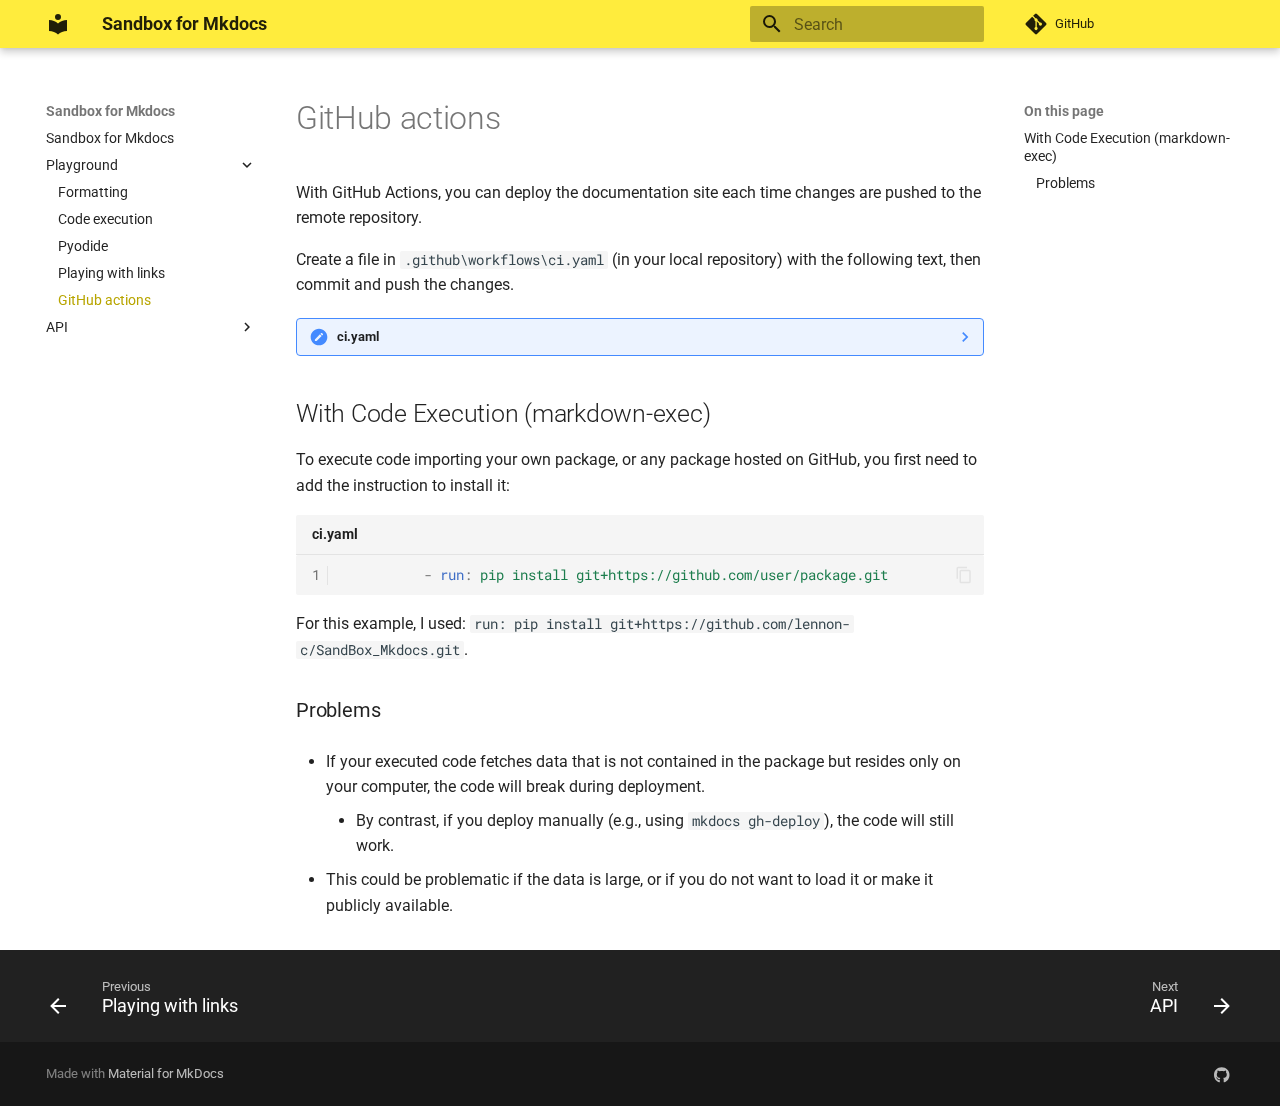
<file: Playground/GitHub actions/index.html>
<!doctype html>
<html lang="en" class="no-js">
  <head>
    
      <meta charset="utf-8">
      <meta name="viewport" content="width=device-width,initial-scale=1">
      
      
      
      
        <link rel="prev" href="../links/">
      
      
        <link rel="next" href="../../API/">
      
      
      <link rel="icon" href="../../assets/images/favicon.png">
      <meta name="generator" content="mkdocs-1.6.1, mkdocs-material-9.5.44">
    
    
      
        <title>GitHub actions - Sandbox for Mkdocs</title>
      
    
    
      <link rel="stylesheet" href="../../assets/stylesheets/main.0253249f.min.css">
      
        
        <link rel="stylesheet" href="../../assets/stylesheets/palette.06af60db.min.css">
      
      


    
    
      
    
    
      
        
        
        <link rel="preconnect" href="https://fonts.gstatic.com" crossorigin>
        <link rel="stylesheet" href="https://fonts.googleapis.com/css?family=Roboto:300,300i,400,400i,700,700i%7CRoboto+Mono:400,400i,700,700i&display=fallback">
        <style>:root{--md-text-font:"Roboto";--md-code-font:"Roboto Mono"}</style>
      
    
    
      <link rel="stylesheet" href="../../assets/_markdown_exec_pyodide.css">
    
      <link rel="stylesheet" href="../../assets/_markdown_exec_ansi.css">
    
      <link rel="stylesheet" href="../../assets/_mkdocstrings.css">
    
      <link rel="stylesheet" href="../../css/mkdocstrings.css">
    
    <script>__md_scope=new URL("../..",location),__md_hash=e=>[...e].reduce(((e,_)=>(e<<5)-e+_.charCodeAt(0)),0),__md_get=(e,_=localStorage,t=__md_scope)=>JSON.parse(_.getItem(t.pathname+"."+e)),__md_set=(e,_,t=localStorage,a=__md_scope)=>{try{t.setItem(a.pathname+"."+e,JSON.stringify(_))}catch(e){}}</script>
    
      

    
    
    
  </head>
  
  
    
    
    
    
    
    <body dir="ltr" data-md-color-scheme="default" data-md-color-primary="yellow" data-md-color-accent="indigo">
  
    
    <input class="md-toggle" data-md-toggle="drawer" type="checkbox" id="__drawer" autocomplete="off">
    <input class="md-toggle" data-md-toggle="search" type="checkbox" id="__search" autocomplete="off">
    <label class="md-overlay" for="__drawer"></label>
    <div data-md-component="skip">
      
        
        <a href="#with-code-execution-markdown-exec" class="md-skip">
          Skip to content
        </a>
      
    </div>
    <div data-md-component="announce">
      
    </div>
    
    
      

  

<header class="md-header md-header--shadow md-header--lifted" data-md-component="header">
  <nav class="md-header__inner md-grid" aria-label="Header">
    <a href="../.." title="Sandbox for Mkdocs" class="md-header__button md-logo" aria-label="Sandbox for Mkdocs" data-md-component="logo">
      
  
  <svg xmlns="http://www.w3.org/2000/svg" viewBox="0 0 24 24"><path d="M12 8a3 3 0 0 0 3-3 3 3 0 0 0-3-3 3 3 0 0 0-3 3 3 3 0 0 0 3 3m0 3.54C9.64 9.35 6.5 8 3 8v11c3.5 0 6.64 1.35 9 3.54 2.36-2.19 5.5-3.54 9-3.54V8c-3.5 0-6.64 1.35-9 3.54"/></svg>

    </a>
    <label class="md-header__button md-icon" for="__drawer">
      
      <svg xmlns="http://www.w3.org/2000/svg" viewBox="0 0 24 24"><path d="M3 6h18v2H3zm0 5h18v2H3zm0 5h18v2H3z"/></svg>
    </label>
    <div class="md-header__title" data-md-component="header-title">
      <div class="md-header__ellipsis">
        <div class="md-header__topic">
          <span class="md-ellipsis">
            Sandbox for Mkdocs
          </span>
        </div>
        <div class="md-header__topic" data-md-component="header-topic">
          <span class="md-ellipsis">
            
              GitHub actions
            
          </span>
        </div>
      </div>
    </div>
    
      
    
    
    
    
      <label class="md-header__button md-icon" for="__search">
        
        <svg xmlns="http://www.w3.org/2000/svg" viewBox="0 0 24 24"><path d="M9.5 3A6.5 6.5 0 0 1 16 9.5c0 1.61-.59 3.09-1.56 4.23l.27.27h.79l5 5-1.5 1.5-5-5v-.79l-.27-.27A6.52 6.52 0 0 1 9.5 16 6.5 6.5 0 0 1 3 9.5 6.5 6.5 0 0 1 9.5 3m0 2C7 5 5 7 5 9.5S7 14 9.5 14 14 12 14 9.5 12 5 9.5 5"/></svg>
      </label>
      <div class="md-search" data-md-component="search" role="dialog">
  <label class="md-search__overlay" for="__search"></label>
  <div class="md-search__inner" role="search">
    <form class="md-search__form" name="search">
      <input type="text" class="md-search__input" name="query" aria-label="Search" placeholder="Search" autocapitalize="off" autocorrect="off" autocomplete="off" spellcheck="false" data-md-component="search-query" required>
      <label class="md-search__icon md-icon" for="__search">
        
        <svg xmlns="http://www.w3.org/2000/svg" viewBox="0 0 24 24"><path d="M9.5 3A6.5 6.5 0 0 1 16 9.5c0 1.61-.59 3.09-1.56 4.23l.27.27h.79l5 5-1.5 1.5-5-5v-.79l-.27-.27A6.52 6.52 0 0 1 9.5 16 6.5 6.5 0 0 1 3 9.5 6.5 6.5 0 0 1 9.5 3m0 2C7 5 5 7 5 9.5S7 14 9.5 14 14 12 14 9.5 12 5 9.5 5"/></svg>
        
        <svg xmlns="http://www.w3.org/2000/svg" viewBox="0 0 24 24"><path d="M20 11v2H8l5.5 5.5-1.42 1.42L4.16 12l7.92-7.92L13.5 5.5 8 11z"/></svg>
      </label>
      <nav class="md-search__options" aria-label="Search">
        
        <button type="reset" class="md-search__icon md-icon" title="Clear" aria-label="Clear" tabindex="-1">
          
          <svg xmlns="http://www.w3.org/2000/svg" viewBox="0 0 24 24"><path d="M19 6.41 17.59 5 12 10.59 6.41 5 5 6.41 10.59 12 5 17.59 6.41 19 12 13.41 17.59 19 19 17.59 13.41 12z"/></svg>
        </button>
      </nav>
      
        <div class="md-search__suggest" data-md-component="search-suggest"></div>
      
    </form>
    <div class="md-search__output">
      <div class="md-search__scrollwrap" tabindex="0" data-md-scrollfix>
        <div class="md-search-result" data-md-component="search-result">
          <div class="md-search-result__meta">
            Initializing search
          </div>
          <ol class="md-search-result__list" role="presentation"></ol>
        </div>
      </div>
    </div>
  </div>
</div>
    
    
      <div class="md-header__source">
        <a href="https://github.com/lennon-c/SandBox_Mkdocs" title="Go to repository" class="md-source" data-md-component="source">
  <div class="md-source__icon md-icon">
    
    <svg xmlns="http://www.w3.org/2000/svg" viewBox="0 0 448 512"><!--! Font Awesome Free 6.6.0 by @fontawesome - https://fontawesome.com License - https://fontawesome.com/license/free (Icons: CC BY 4.0, Fonts: SIL OFL 1.1, Code: MIT License) Copyright 2024 Fonticons, Inc.--><path d="M439.55 236.05 244 40.45a28.87 28.87 0 0 0-40.81 0l-40.66 40.63 51.52 51.52c27.06-9.14 52.68 16.77 43.39 43.68l49.66 49.66c34.23-11.8 61.18 31 35.47 56.69-26.49 26.49-70.21-2.87-56-37.34L240.22 199v121.85c25.3 12.54 22.26 41.85 9.08 55a34.34 34.34 0 0 1-48.55 0c-17.57-17.6-11.07-46.91 11.25-56v-123c-20.8-8.51-24.6-30.74-18.64-45L142.57 101 8.45 235.14a28.86 28.86 0 0 0 0 40.81l195.61 195.6a28.86 28.86 0 0 0 40.8 0l194.69-194.69a28.86 28.86 0 0 0 0-40.81"/></svg>
  </div>
  <div class="md-source__repository">
    GitHub
  </div>
</a>
      </div>
    
  </nav>
  
    
  
</header>
    
    <div class="md-container" data-md-component="container">
      
      
        
      
      <main class="md-main" data-md-component="main">
        <div class="md-main__inner md-grid">
          
            
              
              <div class="md-sidebar md-sidebar--primary" data-md-component="sidebar" data-md-type="navigation" >
                <div class="md-sidebar__scrollwrap">
                  <div class="md-sidebar__inner">
                    



<nav class="md-nav md-nav--primary" aria-label="Navigation" data-md-level="0">
  <label class="md-nav__title" for="__drawer">
    <a href="../.." title="Sandbox for Mkdocs" class="md-nav__button md-logo" aria-label="Sandbox for Mkdocs" data-md-component="logo">
      
  
  <svg xmlns="http://www.w3.org/2000/svg" viewBox="0 0 24 24"><path d="M12 8a3 3 0 0 0 3-3 3 3 0 0 0-3-3 3 3 0 0 0-3 3 3 3 0 0 0 3 3m0 3.54C9.64 9.35 6.5 8 3 8v11c3.5 0 6.64 1.35 9 3.54 2.36-2.19 5.5-3.54 9-3.54V8c-3.5 0-6.64 1.35-9 3.54"/></svg>

    </a>
    Sandbox for Mkdocs
  </label>
  
    <div class="md-nav__source">
      <a href="https://github.com/lennon-c/SandBox_Mkdocs" title="Go to repository" class="md-source" data-md-component="source">
  <div class="md-source__icon md-icon">
    
    <svg xmlns="http://www.w3.org/2000/svg" viewBox="0 0 448 512"><!--! Font Awesome Free 6.6.0 by @fontawesome - https://fontawesome.com License - https://fontawesome.com/license/free (Icons: CC BY 4.0, Fonts: SIL OFL 1.1, Code: MIT License) Copyright 2024 Fonticons, Inc.--><path d="M439.55 236.05 244 40.45a28.87 28.87 0 0 0-40.81 0l-40.66 40.63 51.52 51.52c27.06-9.14 52.68 16.77 43.39 43.68l49.66 49.66c34.23-11.8 61.18 31 35.47 56.69-26.49 26.49-70.21-2.87-56-37.34L240.22 199v121.85c25.3 12.54 22.26 41.85 9.08 55a34.34 34.34 0 0 1-48.55 0c-17.57-17.6-11.07-46.91 11.25-56v-123c-20.8-8.51-24.6-30.74-18.64-45L142.57 101 8.45 235.14a28.86 28.86 0 0 0 0 40.81l195.61 195.6a28.86 28.86 0 0 0 40.8 0l194.69-194.69a28.86 28.86 0 0 0 0-40.81"/></svg>
  </div>
  <div class="md-source__repository">
    GitHub
  </div>
</a>
    </div>
  
  <ul class="md-nav__list" data-md-scrollfix>
    
      
      
  
  
  
  
    <li class="md-nav__item">
      <a href="../.." class="md-nav__link">
        
  
  <span class="md-ellipsis">
    Sandbox for Mkdocs
  </span>
  

      </a>
    </li>
  

    
      
      
  
  
    
  
  
  
    
    
      
        
          
        
      
        
      
        
      
        
      
        
      
        
      
    
    
    
    <li class="md-nav__item md-nav__item--active md-nav__item--nested">
      
        
        
        <input class="md-nav__toggle md-toggle " type="checkbox" id="__nav_2" checked>
        
          
          
          <div class="md-nav__link md-nav__container">
            <a href="../" class="md-nav__link ">
              
  
  <span class="md-ellipsis">
    Playground
  </span>
  

            </a>
            
              
              <label class="md-nav__link " for="__nav_2" id="__nav_2_label" tabindex="0">
                <span class="md-nav__icon md-icon"></span>
              </label>
            
          </div>
        
        <nav class="md-nav" data-md-level="1" aria-labelledby="__nav_2_label" aria-expanded="true">
          <label class="md-nav__title" for="__nav_2">
            <span class="md-nav__icon md-icon"></span>
            Playground
          </label>
          <ul class="md-nav__list" data-md-scrollfix>
            
              
            
              
                
  
  
  
  
    <li class="md-nav__item">
      <a href="../formatting/" class="md-nav__link">
        
  
  <span class="md-ellipsis">
    Formatting
  </span>
  

      </a>
    </li>
  

              
            
              
                
  
  
  
  
    <li class="md-nav__item">
      <a href="../code%20execution/" class="md-nav__link">
        
  
  <span class="md-ellipsis">
    Code execution
  </span>
  

      </a>
    </li>
  

              
            
              
                
  
  
  
  
    <li class="md-nav__item">
      <a href="../pyodide/" class="md-nav__link">
        
  
  <span class="md-ellipsis">
    Pyodide
  </span>
  

      </a>
    </li>
  

              
            
              
                
  
  
  
  
    <li class="md-nav__item">
      <a href="../links/" class="md-nav__link">
        
  
  <span class="md-ellipsis">
    Playing with links
  </span>
  

      </a>
    </li>
  

              
            
              
                
  
  
    
  
  
  
    <li class="md-nav__item md-nav__item--active">
      
      <input class="md-nav__toggle md-toggle" type="checkbox" id="__toc">
      
      
      
        <label class="md-nav__link md-nav__link--active" for="__toc">
          
  
  <span class="md-ellipsis">
    GitHub actions
  </span>
  

          <span class="md-nav__icon md-icon"></span>
        </label>
      
      <a href="./" class="md-nav__link md-nav__link--active">
        
  
  <span class="md-ellipsis">
    GitHub actions
  </span>
  

      </a>
      
        

  

<nav class="md-nav md-nav--secondary" aria-label="On this page">
  
  
  
  
    <label class="md-nav__title" for="__toc">
      <span class="md-nav__icon md-icon"></span>
      On this page
    </label>
    <ul class="md-nav__list" data-md-component="toc" data-md-scrollfix>
      
        <li class="md-nav__item">
  <a href="#with-code-execution-markdown-exec" class="md-nav__link">
    <span class="md-ellipsis">
      With Code Execution (markdown-exec)
    </span>
  </a>
  
    <nav class="md-nav" aria-label="With Code Execution (markdown-exec)">
      <ul class="md-nav__list">
        
          <li class="md-nav__item">
  <a href="#problems" class="md-nav__link">
    <span class="md-ellipsis">
      Problems
    </span>
  </a>
  
</li>
        
      </ul>
    </nav>
  
</li>
      
    </ul>
  
</nav>
      
    </li>
  

              
            
          </ul>
        </nav>
      
    </li>
  

    
      
      
  
  
  
  
    
    
      
        
          
        
      
        
      
        
      
        
      
    
    
    
    <li class="md-nav__item md-nav__item--nested">
      
        
        
        <input class="md-nav__toggle md-toggle " type="checkbox" id="__nav_3" >
        
          
          
          <div class="md-nav__link md-nav__container">
            <a href="../../API/" class="md-nav__link ">
              
  
  <span class="md-ellipsis">
    API
  </span>
  

            </a>
            
              
              <label class="md-nav__link " for="__nav_3" id="__nav_3_label" tabindex="0">
                <span class="md-nav__icon md-icon"></span>
              </label>
            
          </div>
        
        <nav class="md-nav" data-md-level="1" aria-labelledby="__nav_3_label" aria-expanded="false">
          <label class="md-nav__title" for="__nav_3">
            <span class="md-nav__icon md-icon"></span>
            API
          </label>
          <ul class="md-nav__list" data-md-scrollfix>
            
              
            
              
                
  
  
  
  
    <li class="md-nav__item">
      <a href="../../API/calculations/" class="md-nav__link">
        
  
  <span class="md-ellipsis">
    Calculations
  </span>
  

      </a>
    </li>
  

              
            
              
                
  
  
  
  
    <li class="md-nav__item">
      <a href="../../API/sandbox/" class="md-nav__link">
        
  
  <span class="md-ellipsis">
    Sandbox
  </span>
  

      </a>
    </li>
  

              
            
              
                
  
  
  
  
    <li class="md-nav__item">
      <a href="../../API/prints/" class="md-nav__link">
        
  
  <span class="md-ellipsis">
    Prints
  </span>
  

      </a>
    </li>
  

              
            
          </ul>
        </nav>
      
    </li>
  

    
  </ul>
</nav>
                  </div>
                </div>
              </div>
            
            
              
              <div class="md-sidebar md-sidebar--secondary" data-md-component="sidebar" data-md-type="toc" >
                <div class="md-sidebar__scrollwrap">
                  <div class="md-sidebar__inner">
                    

  

<nav class="md-nav md-nav--secondary" aria-label="On this page">
  
  
  
  
    <label class="md-nav__title" for="__toc">
      <span class="md-nav__icon md-icon"></span>
      On this page
    </label>
    <ul class="md-nav__list" data-md-component="toc" data-md-scrollfix>
      
        <li class="md-nav__item">
  <a href="#with-code-execution-markdown-exec" class="md-nav__link">
    <span class="md-ellipsis">
      With Code Execution (markdown-exec)
    </span>
  </a>
  
    <nav class="md-nav" aria-label="With Code Execution (markdown-exec)">
      <ul class="md-nav__list">
        
          <li class="md-nav__item">
  <a href="#problems" class="md-nav__link">
    <span class="md-ellipsis">
      Problems
    </span>
  </a>
  
</li>
        
      </ul>
    </nav>
  
</li>
      
    </ul>
  
</nav>
                  </div>
                </div>
              </div>
            
          
          
            <div class="md-content" data-md-component="content">
              <article class="md-content__inner md-typeset">
                
                  

  
  


  <h1>GitHub actions</h1>

<p>With GitHub Actions, you can deploy the documentation site each time changes are pushed to the remote repository.</p>
<p>Create a file in <code>.github\workflows\ci.yaml</code> (in your local repository) with the following text, then commit and push the changes.</p>
<details class="note">
<summary>ci.yaml</summary>
<div class="language-yaml highlight"><table class="highlighttable"><tr><th colspan="2" class="filename"><span class="filename">ci.yaml</span></th></tr><tr><td class="linenos"><div class="linenodiv"><pre><span></span><span class="normal"> 1</span>
<span class="normal"> 2</span>
<span class="normal"> 3</span>
<span class="normal"> 4</span>
<span class="normal"> 5</span>
<span class="normal"> 6</span>
<span class="normal"> 7</span>
<span class="normal"> 8</span>
<span class="normal"> 9</span>
<span class="normal">10</span>
<span class="normal">11</span>
<span class="normal">12</span>
<span class="normal">13</span>
<span class="normal">14</span>
<span class="normal">15</span>
<span class="normal">16</span>
<span class="normal">17</span>
<span class="normal">18</span>
<span class="normal">19</span>
<span class="normal">20</span>
<span class="normal">21</span>
<span class="normal">22</span>
<span class="normal">23</span>
<span class="normal">24</span>
<span class="normal">25</span>
<span class="normal">26</span>
<span class="normal">27</span>
<span class="normal">28</span>
<span class="normal">29</span>
<span class="normal">30</span>
<span class="normal">31</span>
<span class="normal">32</span>
<span class="normal">33</span></pre></div></td><td class="code"><div><pre><span></span><code><span class="nt">name</span><span class="p">:</span><span class="w"> </span><span class="l l-Scalar l-Scalar-Plain">ci</span><span class="w"> </span>
<span class="nt">on</span><span class="p">:</span>
<span class="w">  </span><span class="nt">push</span><span class="p">:</span>
<span class="w">    </span><span class="nt">branches</span><span class="p">:</span>
<span class="w">      </span><span class="c1"># - master </span>
<span class="w">      </span><span class="p p-Indicator">-</span><span class="w"> </span><span class="l l-Scalar l-Scalar-Plain">main</span>
<span class="nt">permissions</span><span class="p">:</span>
<span class="w">  </span><span class="nt">contents</span><span class="p">:</span><span class="w"> </span><span class="l l-Scalar l-Scalar-Plain">write</span>
<span class="nt">jobs</span><span class="p">:</span>
<span class="w">  </span><span class="nt">deploy</span><span class="p">:</span>
<span class="w">    </span><span class="nt">runs-on</span><span class="p">:</span><span class="w"> </span><span class="l l-Scalar l-Scalar-Plain">ubuntu-latest</span>
<span class="w">    </span><span class="nt">steps</span><span class="p">:</span>
<span class="w">      </span><span class="p p-Indicator">-</span><span class="w"> </span><span class="nt">uses</span><span class="p">:</span><span class="w"> </span><span class="l l-Scalar l-Scalar-Plain">actions/checkout@v4</span>
<span class="w">      </span><span class="p p-Indicator">-</span><span class="w"> </span><span class="nt">name</span><span class="p">:</span><span class="w"> </span><span class="l l-Scalar l-Scalar-Plain">Configure Git Credentials</span>
<span class="w">        </span><span class="nt">run</span><span class="p">:</span><span class="w"> </span><span class="p p-Indicator">|</span>
<span class="w">          </span><span class="no">git config user.name github-actions[bot]</span>
<span class="w">          </span><span class="no">git config user.email 41898282+github-actions[bot]@users.noreply.github.com</span>
<span class="w">      </span><span class="p p-Indicator">-</span><span class="w"> </span><span class="nt">uses</span><span class="p">:</span><span class="w"> </span><span class="l l-Scalar l-Scalar-Plain">actions/setup-python@v5</span>
<span class="w">        </span><span class="nt">with</span><span class="p">:</span>
<span class="w">          </span><span class="nt">python-version</span><span class="p">:</span><span class="w"> </span><span class="l l-Scalar l-Scalar-Plain">3.x</span>
<span class="w">      </span><span class="p p-Indicator">-</span><span class="w"> </span><span class="nt">run</span><span class="p">:</span><span class="w"> </span><span class="l l-Scalar l-Scalar-Plain">echo &quot;cache_id=$(date --utc &#39;+%V&#39;)&quot; &gt;&gt; $GITHUB_ENV</span><span class="w"> </span>
<span class="w">      </span><span class="p p-Indicator">-</span><span class="w"> </span><span class="nt">uses</span><span class="p">:</span><span class="w"> </span><span class="l l-Scalar l-Scalar-Plain">actions/cache@v4</span>
<span class="w">        </span><span class="nt">with</span><span class="p">:</span>
<span class="w">          </span><span class="nt">key</span><span class="p">:</span><span class="w"> </span><span class="l l-Scalar l-Scalar-Plain">mkdocs-material-${{ env.cache_id }}</span>
<span class="w">          </span><span class="nt">path</span><span class="p">:</span><span class="w"> </span><span class="l l-Scalar l-Scalar-Plain">.cache</span>
<span class="w">          </span><span class="nt">restore-keys</span><span class="p">:</span><span class="w"> </span><span class="p p-Indicator">|</span>
<span class="w">            </span><span class="no">mkdocs-material-</span>
<span class="w">      </span><span class="p p-Indicator">-</span><span class="w"> </span><span class="nt">run</span><span class="p">:</span><span class="w"> </span><span class="l l-Scalar l-Scalar-Plain">pip install mkdocs-material</span><span class="w"> </span>
<span class="w">      </span><span class="p p-Indicator">-</span><span class="w"> </span><span class="nt">run</span><span class="p">:</span><span class="w"> </span><span class="l l-Scalar l-Scalar-Plain">pip install mkdocstrings-python</span>
<span class="w">      </span><span class="p p-Indicator">-</span><span class="w"> </span><span class="nt">run</span><span class="p">:</span><span class="w"> </span><span class="l l-Scalar l-Scalar-Plain">pip install markdown-exec[ansi]</span>
<span class="w">      </span><span class="p p-Indicator">-</span><span class="w"> </span><span class="nt">run</span><span class="p">:</span><span class="w"> </span><span class="l l-Scalar l-Scalar-Plain">pip install mkdocs-open-in-new-tab</span>
<span class="w">      </span><span class="p p-Indicator">-</span><span class="w"> </span><span class="nt">run</span><span class="p">:</span><span class="w"> </span><span class="l l-Scalar l-Scalar-Plain">pip install git+https://github.com/lennon-c/SandBox_Mkdocs.git</span>
<span class="w">      </span><span class="p p-Indicator">-</span><span class="w"> </span><span class="nt">run</span><span class="p">:</span><span class="w"> </span><span class="l l-Scalar l-Scalar-Plain">mkdocs gh-deploy --force</span>
</code></pre></div></td></tr></table></div>
</details>
<h2 id="with-code-execution-markdown-exec">With Code Execution (markdown-exec)<a class="headerlink" href="#with-code-execution-markdown-exec" title="Permanent link">&para;</a></h2>
<p>To execute code importing your own package, or any package hosted on GitHub, you first need to add the instruction to install it:</p>
<div class="language-yaml highlight"><table class="highlighttable"><tr><th colspan="2" class="filename"><span class="filename">ci.yaml</span></th></tr><tr><td class="linenos"><div class="linenodiv"><pre><span></span><span class="normal">1</span></pre></div></td><td class="code"><div><pre><span></span><code><span class="w">          </span><span class="p p-Indicator">-</span><span class="w"> </span><span class="nt">run</span><span class="p">:</span><span class="w"> </span><span class="l l-Scalar l-Scalar-Plain">pip install git+https://github.com/user/package.git</span>
</code></pre></div></td></tr></table></div>
<p>For this example, I used: <code>run: pip install git+https://github.com/lennon-c/SandBox_Mkdocs.git</code>.</p>
<h3 id="problems">Problems<a class="headerlink" href="#problems" title="Permanent link">&para;</a></h3>
<ul>
<li>
<p>If your executed code fetches data that is not contained in the package but resides only on your computer, the code will break during deployment.</p>
<ul>
<li>By contrast, if you deploy manually (e.g., using <code>mkdocs gh-deploy</code>), the code will still work.</li>
</ul>
</li>
<li>
<p>This could be problematic if the data is large, or if you do not want to load it or make it publicly available.</p>
</li>
</ul>












                
              </article>
            </div>
          
          
  <script>var tabs=__md_get("__tabs");if(Array.isArray(tabs))e:for(var set of document.querySelectorAll(".tabbed-set")){var labels=set.querySelector(".tabbed-labels");for(var tab of tabs)for(var label of labels.getElementsByTagName("label"))if(label.innerText.trim()===tab){var input=document.getElementById(label.htmlFor);input.checked=!0;continue e}}</script>

<script>var target=document.getElementById(location.hash.slice(1));target&&target.name&&(target.checked=target.name.startsWith("__tabbed_"))</script>
        </div>
        
          <button type="button" class="md-top md-icon" data-md-component="top" hidden>
  
  <svg xmlns="http://www.w3.org/2000/svg" viewBox="0 0 24 24"><path d="M13 20h-2V8l-5.5 5.5-1.42-1.42L12 4.16l7.92 7.92-1.42 1.42L13 8z"/></svg>
  Back to top
</button>
        
      </main>
      
        <footer class="md-footer">
  
    
      
      <nav class="md-footer__inner md-grid" aria-label="Footer" >
        
          
          <a href="../links/" class="md-footer__link md-footer__link--prev" aria-label="Previous: Playing with links">
            <div class="md-footer__button md-icon">
              
              <svg xmlns="http://www.w3.org/2000/svg" viewBox="0 0 24 24"><path d="M20 11v2H8l5.5 5.5-1.42 1.42L4.16 12l7.92-7.92L13.5 5.5 8 11z"/></svg>
            </div>
            <div class="md-footer__title">
              <span class="md-footer__direction">
                Previous
              </span>
              <div class="md-ellipsis">
                Playing with links
              </div>
            </div>
          </a>
        
        
          
          <a href="../../API/" class="md-footer__link md-footer__link--next" aria-label="Next: API">
            <div class="md-footer__title">
              <span class="md-footer__direction">
                Next
              </span>
              <div class="md-ellipsis">
                API
              </div>
            </div>
            <div class="md-footer__button md-icon">
              
              <svg xmlns="http://www.w3.org/2000/svg" viewBox="0 0 24 24"><path d="M4 11v2h12l-5.5 5.5 1.42 1.42L19.84 12l-7.92-7.92L10.5 5.5 16 11z"/></svg>
            </div>
          </a>
        
      </nav>
    
  
  <div class="md-footer-meta md-typeset">
    <div class="md-footer-meta__inner md-grid">
      <div class="md-copyright">
  
  
    Made with
    <a href="https://squidfunk.github.io/mkdocs-material/" target="_blank" rel="noopener">
      Material for MkDocs
    </a>
  
</div>
      
        <div class="md-social">
  
    
    
    
    
      
      
    
    <a href="https://github.com/lennon-c/" target="_blank" rel="noopener" title="github.com" class="md-social__link">
      <svg xmlns="http://www.w3.org/2000/svg" viewBox="0 0 496 512"><!--! Font Awesome Free 6.6.0 by @fontawesome - https://fontawesome.com License - https://fontawesome.com/license/free (Icons: CC BY 4.0, Fonts: SIL OFL 1.1, Code: MIT License) Copyright 2024 Fonticons, Inc.--><path d="M165.9 397.4c0 2-2.3 3.6-5.2 3.6-3.3.3-5.6-1.3-5.6-3.6 0-2 2.3-3.6 5.2-3.6 3-.3 5.6 1.3 5.6 3.6m-31.1-4.5c-.7 2 1.3 4.3 4.3 4.9 2.6 1 5.6 0 6.2-2s-1.3-4.3-4.3-5.2c-2.6-.7-5.5.3-6.2 2.3m44.2-1.7c-2.9.7-4.9 2.6-4.6 4.9.3 2 2.9 3.3 5.9 2.6 2.9-.7 4.9-2.6 4.6-4.6-.3-1.9-3-3.2-5.9-2.9M244.8 8C106.1 8 0 113.3 0 252c0 110.9 69.8 205.8 169.5 239.2 12.8 2.3 17.3-5.6 17.3-12.1 0-6.2-.3-40.4-.3-61.4 0 0-70 15-84.7-29.8 0 0-11.4-29.1-27.8-36.6 0 0-22.9-15.7 1.6-15.4 0 0 24.9 2 38.6 25.8 21.9 38.6 58.6 27.5 72.9 20.9 2.3-16 8.8-27.1 16-33.7-55.9-6.2-112.3-14.3-112.3-110.5 0-27.5 7.6-41.3 23.6-58.9-2.6-6.5-11.1-33.3 2.6-67.9 20.9-6.5 69 27 69 27 20-5.6 41.5-8.5 62.8-8.5s42.8 2.9 62.8 8.5c0 0 48.1-33.6 69-27 13.7 34.7 5.2 61.4 2.6 67.9 16 17.7 25.8 31.5 25.8 58.9 0 96.5-58.9 104.2-114.8 110.5 9.2 7.9 17 22.9 17 46.4 0 33.7-.3 75.4-.3 83.6 0 6.5 4.6 14.4 17.3 12.1C428.2 457.8 496 362.9 496 252 496 113.3 383.5 8 244.8 8M97.2 352.9c-1.3 1-1 3.3.7 5.2 1.6 1.6 3.9 2.3 5.2 1 1.3-1 1-3.3-.7-5.2-1.6-1.6-3.9-2.3-5.2-1m-10.8-8.1c-.7 1.3.3 2.9 2.3 3.9 1.6 1 3.6.7 4.3-.7.7-1.3-.3-2.9-2.3-3.9-2-.6-3.6-.3-4.3.7m32.4 35.6c-1.6 1.3-1 4.3 1.3 6.2 2.3 2.3 5.2 2.6 6.5 1 1.3-1.3.7-4.3-1.3-6.2-2.2-2.3-5.2-2.6-6.5-1m-11.4-14.7c-1.6 1-1.6 3.6 0 5.9s4.3 3.3 5.6 2.3c1.6-1.3 1.6-3.9 0-6.2-1.4-2.3-4-3.3-5.6-2"/></svg>
    </a>
  
</div>
      
    </div>
  </div>
</footer>
      
    </div>
    <div class="md-dialog" data-md-component="dialog">
      <div class="md-dialog__inner md-typeset"></div>
    </div>
    
    
    <script id="__config" type="application/json">{"base": "../..", "features": ["content.code.copy", "content.tabs.link", "navigation.tabs.sticky", "navigation.footer", "navigation.indexes", "toc.follow", "search.suggest", "search.highlight", "navigation.top"], "search": "../../assets/javascripts/workers/search.6ce7567c.min.js", "translations": {"clipboard.copied": "Copied to clipboard", "clipboard.copy": "Copy to clipboard", "search.result.more.one": "1 more on this page", "search.result.more.other": "# more on this page", "search.result.none": "No matching documents", "search.result.one": "1 matching document", "search.result.other": "# matching documents", "search.result.placeholder": "Type to start searching", "search.result.term.missing": "Missing", "select.version": "Select version"}}</script>
    
    
      <script src="../../assets/javascripts/bundle.83f73b43.min.js"></script>
      
        <script src="../../assets/_markdown_exec_pyodide.js"></script>
      
        <script src="../../js/open_in_new_tab.js"></script>
      
    
  </body>
</html>
</file>
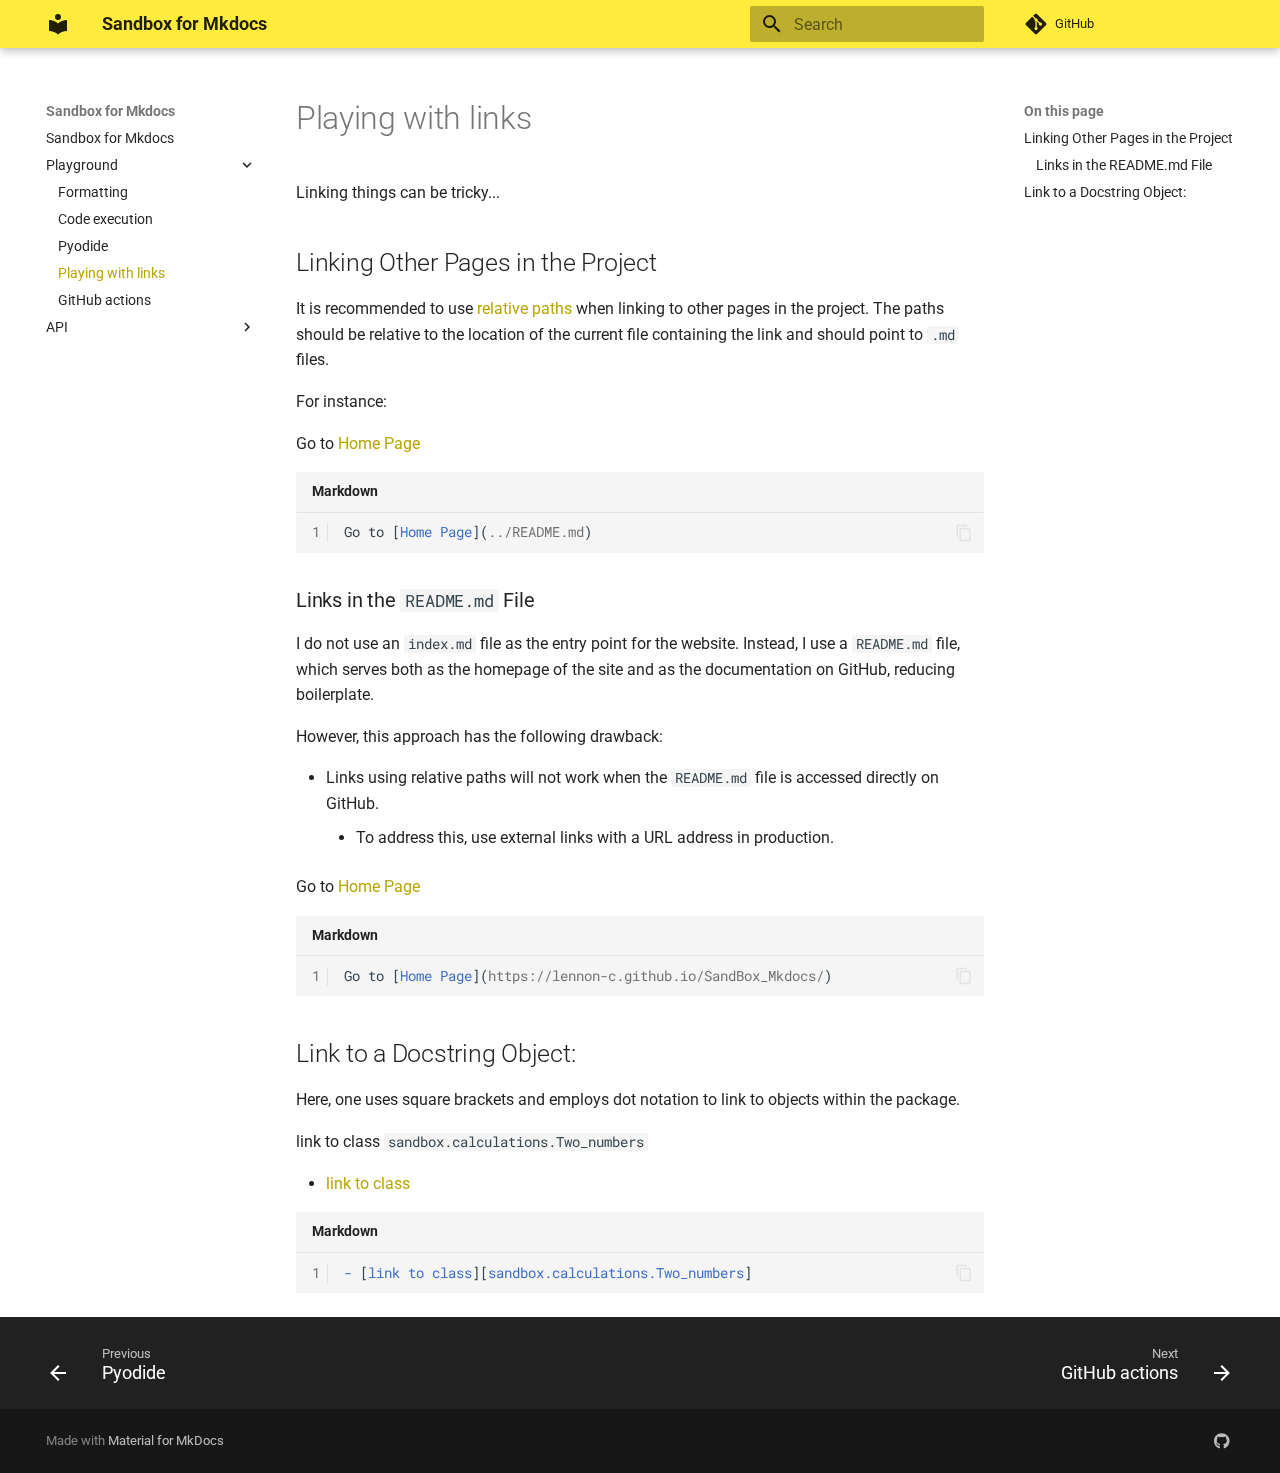
<file: Playground/links/index.html>
<!doctype html>
<html lang="en" class="no-js">
  <head>
    
      <meta charset="utf-8">
      <meta name="viewport" content="width=device-width,initial-scale=1">
      
      
      
      
        <link rel="prev" href="../pyodide/">
      
      
        <link rel="next" href="../GitHub%20actions/">
      
      
      <link rel="icon" href="../../assets/images/favicon.png">
      <meta name="generator" content="mkdocs-1.6.1, mkdocs-material-9.5.44">
    
    
      
        <title>Playing with links - Sandbox for Mkdocs</title>
      
    
    
      <link rel="stylesheet" href="../../assets/stylesheets/main.0253249f.min.css">
      
        
        <link rel="stylesheet" href="../../assets/stylesheets/palette.06af60db.min.css">
      
      


    
    
      
    
    
      
        
        
        <link rel="preconnect" href="https://fonts.gstatic.com" crossorigin>
        <link rel="stylesheet" href="https://fonts.googleapis.com/css?family=Roboto:300,300i,400,400i,700,700i%7CRoboto+Mono:400,400i,700,700i&display=fallback">
        <style>:root{--md-text-font:"Roboto";--md-code-font:"Roboto Mono"}</style>
      
    
    
      <link rel="stylesheet" href="../../assets/_markdown_exec_pyodide.css">
    
      <link rel="stylesheet" href="../../assets/_markdown_exec_ansi.css">
    
      <link rel="stylesheet" href="../../assets/_mkdocstrings.css">
    
      <link rel="stylesheet" href="../../css/mkdocstrings.css">
    
    <script>__md_scope=new URL("../..",location),__md_hash=e=>[...e].reduce(((e,_)=>(e<<5)-e+_.charCodeAt(0)),0),__md_get=(e,_=localStorage,t=__md_scope)=>JSON.parse(_.getItem(t.pathname+"."+e)),__md_set=(e,_,t=localStorage,a=__md_scope)=>{try{t.setItem(a.pathname+"."+e,JSON.stringify(_))}catch(e){}}</script>
    
      

    
    
    
  </head>
  
  
    
    
    
    
    
    <body dir="ltr" data-md-color-scheme="default" data-md-color-primary="yellow" data-md-color-accent="indigo">
  
    
    <input class="md-toggle" data-md-toggle="drawer" type="checkbox" id="__drawer" autocomplete="off">
    <input class="md-toggle" data-md-toggle="search" type="checkbox" id="__search" autocomplete="off">
    <label class="md-overlay" for="__drawer"></label>
    <div data-md-component="skip">
      
        
        <a href="#linking-other-pages-in-the-project" class="md-skip">
          Skip to content
        </a>
      
    </div>
    <div data-md-component="announce">
      
    </div>
    
    
      

  

<header class="md-header md-header--shadow md-header--lifted" data-md-component="header">
  <nav class="md-header__inner md-grid" aria-label="Header">
    <a href="../.." title="Sandbox for Mkdocs" class="md-header__button md-logo" aria-label="Sandbox for Mkdocs" data-md-component="logo">
      
  
  <svg xmlns="http://www.w3.org/2000/svg" viewBox="0 0 24 24"><path d="M12 8a3 3 0 0 0 3-3 3 3 0 0 0-3-3 3 3 0 0 0-3 3 3 3 0 0 0 3 3m0 3.54C9.64 9.35 6.5 8 3 8v11c3.5 0 6.64 1.35 9 3.54 2.36-2.19 5.5-3.54 9-3.54V8c-3.5 0-6.64 1.35-9 3.54"/></svg>

    </a>
    <label class="md-header__button md-icon" for="__drawer">
      
      <svg xmlns="http://www.w3.org/2000/svg" viewBox="0 0 24 24"><path d="M3 6h18v2H3zm0 5h18v2H3zm0 5h18v2H3z"/></svg>
    </label>
    <div class="md-header__title" data-md-component="header-title">
      <div class="md-header__ellipsis">
        <div class="md-header__topic">
          <span class="md-ellipsis">
            Sandbox for Mkdocs
          </span>
        </div>
        <div class="md-header__topic" data-md-component="header-topic">
          <span class="md-ellipsis">
            
              Playing with links
            
          </span>
        </div>
      </div>
    </div>
    
      
    
    
    
    
      <label class="md-header__button md-icon" for="__search">
        
        <svg xmlns="http://www.w3.org/2000/svg" viewBox="0 0 24 24"><path d="M9.5 3A6.5 6.5 0 0 1 16 9.5c0 1.61-.59 3.09-1.56 4.23l.27.27h.79l5 5-1.5 1.5-5-5v-.79l-.27-.27A6.52 6.52 0 0 1 9.5 16 6.5 6.5 0 0 1 3 9.5 6.5 6.5 0 0 1 9.5 3m0 2C7 5 5 7 5 9.5S7 14 9.5 14 14 12 14 9.5 12 5 9.5 5"/></svg>
      </label>
      <div class="md-search" data-md-component="search" role="dialog">
  <label class="md-search__overlay" for="__search"></label>
  <div class="md-search__inner" role="search">
    <form class="md-search__form" name="search">
      <input type="text" class="md-search__input" name="query" aria-label="Search" placeholder="Search" autocapitalize="off" autocorrect="off" autocomplete="off" spellcheck="false" data-md-component="search-query" required>
      <label class="md-search__icon md-icon" for="__search">
        
        <svg xmlns="http://www.w3.org/2000/svg" viewBox="0 0 24 24"><path d="M9.5 3A6.5 6.5 0 0 1 16 9.5c0 1.61-.59 3.09-1.56 4.23l.27.27h.79l5 5-1.5 1.5-5-5v-.79l-.27-.27A6.52 6.52 0 0 1 9.5 16 6.5 6.5 0 0 1 3 9.5 6.5 6.5 0 0 1 9.5 3m0 2C7 5 5 7 5 9.5S7 14 9.5 14 14 12 14 9.5 12 5 9.5 5"/></svg>
        
        <svg xmlns="http://www.w3.org/2000/svg" viewBox="0 0 24 24"><path d="M20 11v2H8l5.5 5.5-1.42 1.42L4.16 12l7.92-7.92L13.5 5.5 8 11z"/></svg>
      </label>
      <nav class="md-search__options" aria-label="Search">
        
        <button type="reset" class="md-search__icon md-icon" title="Clear" aria-label="Clear" tabindex="-1">
          
          <svg xmlns="http://www.w3.org/2000/svg" viewBox="0 0 24 24"><path d="M19 6.41 17.59 5 12 10.59 6.41 5 5 6.41 10.59 12 5 17.59 6.41 19 12 13.41 17.59 19 19 17.59 13.41 12z"/></svg>
        </button>
      </nav>
      
        <div class="md-search__suggest" data-md-component="search-suggest"></div>
      
    </form>
    <div class="md-search__output">
      <div class="md-search__scrollwrap" tabindex="0" data-md-scrollfix>
        <div class="md-search-result" data-md-component="search-result">
          <div class="md-search-result__meta">
            Initializing search
          </div>
          <ol class="md-search-result__list" role="presentation"></ol>
        </div>
      </div>
    </div>
  </div>
</div>
    
    
      <div class="md-header__source">
        <a href="https://github.com/lennon-c/SandBox_Mkdocs" title="Go to repository" class="md-source" data-md-component="source">
  <div class="md-source__icon md-icon">
    
    <svg xmlns="http://www.w3.org/2000/svg" viewBox="0 0 448 512"><!--! Font Awesome Free 6.6.0 by @fontawesome - https://fontawesome.com License - https://fontawesome.com/license/free (Icons: CC BY 4.0, Fonts: SIL OFL 1.1, Code: MIT License) Copyright 2024 Fonticons, Inc.--><path d="M439.55 236.05 244 40.45a28.87 28.87 0 0 0-40.81 0l-40.66 40.63 51.52 51.52c27.06-9.14 52.68 16.77 43.39 43.68l49.66 49.66c34.23-11.8 61.18 31 35.47 56.69-26.49 26.49-70.21-2.87-56-37.34L240.22 199v121.85c25.3 12.54 22.26 41.85 9.08 55a34.34 34.34 0 0 1-48.55 0c-17.57-17.6-11.07-46.91 11.25-56v-123c-20.8-8.51-24.6-30.74-18.64-45L142.57 101 8.45 235.14a28.86 28.86 0 0 0 0 40.81l195.61 195.6a28.86 28.86 0 0 0 40.8 0l194.69-194.69a28.86 28.86 0 0 0 0-40.81"/></svg>
  </div>
  <div class="md-source__repository">
    GitHub
  </div>
</a>
      </div>
    
  </nav>
  
    
  
</header>
    
    <div class="md-container" data-md-component="container">
      
      
        
      
      <main class="md-main" data-md-component="main">
        <div class="md-main__inner md-grid">
          
            
              
              <div class="md-sidebar md-sidebar--primary" data-md-component="sidebar" data-md-type="navigation" >
                <div class="md-sidebar__scrollwrap">
                  <div class="md-sidebar__inner">
                    



<nav class="md-nav md-nav--primary" aria-label="Navigation" data-md-level="0">
  <label class="md-nav__title" for="__drawer">
    <a href="../.." title="Sandbox for Mkdocs" class="md-nav__button md-logo" aria-label="Sandbox for Mkdocs" data-md-component="logo">
      
  
  <svg xmlns="http://www.w3.org/2000/svg" viewBox="0 0 24 24"><path d="M12 8a3 3 0 0 0 3-3 3 3 0 0 0-3-3 3 3 0 0 0-3 3 3 3 0 0 0 3 3m0 3.54C9.64 9.35 6.5 8 3 8v11c3.5 0 6.64 1.35 9 3.54 2.36-2.19 5.5-3.54 9-3.54V8c-3.5 0-6.64 1.35-9 3.54"/></svg>

    </a>
    Sandbox for Mkdocs
  </label>
  
    <div class="md-nav__source">
      <a href="https://github.com/lennon-c/SandBox_Mkdocs" title="Go to repository" class="md-source" data-md-component="source">
  <div class="md-source__icon md-icon">
    
    <svg xmlns="http://www.w3.org/2000/svg" viewBox="0 0 448 512"><!--! Font Awesome Free 6.6.0 by @fontawesome - https://fontawesome.com License - https://fontawesome.com/license/free (Icons: CC BY 4.0, Fonts: SIL OFL 1.1, Code: MIT License) Copyright 2024 Fonticons, Inc.--><path d="M439.55 236.05 244 40.45a28.87 28.87 0 0 0-40.81 0l-40.66 40.63 51.52 51.52c27.06-9.14 52.68 16.77 43.39 43.68l49.66 49.66c34.23-11.8 61.18 31 35.47 56.69-26.49 26.49-70.21-2.87-56-37.34L240.22 199v121.85c25.3 12.54 22.26 41.85 9.08 55a34.34 34.34 0 0 1-48.55 0c-17.57-17.6-11.07-46.91 11.25-56v-123c-20.8-8.51-24.6-30.74-18.64-45L142.57 101 8.45 235.14a28.86 28.86 0 0 0 0 40.81l195.61 195.6a28.86 28.86 0 0 0 40.8 0l194.69-194.69a28.86 28.86 0 0 0 0-40.81"/></svg>
  </div>
  <div class="md-source__repository">
    GitHub
  </div>
</a>
    </div>
  
  <ul class="md-nav__list" data-md-scrollfix>
    
      
      
  
  
  
  
    <li class="md-nav__item">
      <a href="../.." class="md-nav__link">
        
  
  <span class="md-ellipsis">
    Sandbox for Mkdocs
  </span>
  

      </a>
    </li>
  

    
      
      
  
  
    
  
  
  
    
    
      
        
          
        
      
        
      
        
      
        
      
        
      
        
      
    
    
    
    <li class="md-nav__item md-nav__item--active md-nav__item--nested">
      
        
        
        <input class="md-nav__toggle md-toggle " type="checkbox" id="__nav_2" checked>
        
          
          
          <div class="md-nav__link md-nav__container">
            <a href="../" class="md-nav__link ">
              
  
  <span class="md-ellipsis">
    Playground
  </span>
  

            </a>
            
              
              <label class="md-nav__link " for="__nav_2" id="__nav_2_label" tabindex="0">
                <span class="md-nav__icon md-icon"></span>
              </label>
            
          </div>
        
        <nav class="md-nav" data-md-level="1" aria-labelledby="__nav_2_label" aria-expanded="true">
          <label class="md-nav__title" for="__nav_2">
            <span class="md-nav__icon md-icon"></span>
            Playground
          </label>
          <ul class="md-nav__list" data-md-scrollfix>
            
              
            
              
                
  
  
  
  
    <li class="md-nav__item">
      <a href="../formatting/" class="md-nav__link">
        
  
  <span class="md-ellipsis">
    Formatting
  </span>
  

      </a>
    </li>
  

              
            
              
                
  
  
  
  
    <li class="md-nav__item">
      <a href="../code%20execution/" class="md-nav__link">
        
  
  <span class="md-ellipsis">
    Code execution
  </span>
  

      </a>
    </li>
  

              
            
              
                
  
  
  
  
    <li class="md-nav__item">
      <a href="../pyodide/" class="md-nav__link">
        
  
  <span class="md-ellipsis">
    Pyodide
  </span>
  

      </a>
    </li>
  

              
            
              
                
  
  
    
  
  
  
    <li class="md-nav__item md-nav__item--active">
      
      <input class="md-nav__toggle md-toggle" type="checkbox" id="__toc">
      
      
      
        <label class="md-nav__link md-nav__link--active" for="__toc">
          
  
  <span class="md-ellipsis">
    Playing with links
  </span>
  

          <span class="md-nav__icon md-icon"></span>
        </label>
      
      <a href="./" class="md-nav__link md-nav__link--active">
        
  
  <span class="md-ellipsis">
    Playing with links
  </span>
  

      </a>
      
        

  

<nav class="md-nav md-nav--secondary" aria-label="On this page">
  
  
  
  
    <label class="md-nav__title" for="__toc">
      <span class="md-nav__icon md-icon"></span>
      On this page
    </label>
    <ul class="md-nav__list" data-md-component="toc" data-md-scrollfix>
      
        <li class="md-nav__item">
  <a href="#linking-other-pages-in-the-project" class="md-nav__link">
    <span class="md-ellipsis">
      Linking Other Pages in the Project
    </span>
  </a>
  
    <nav class="md-nav" aria-label="Linking Other Pages in the Project">
      <ul class="md-nav__list">
        
          <li class="md-nav__item">
  <a href="#links-in-the-readmemd-file" class="md-nav__link">
    <span class="md-ellipsis">
      Links in the README.md File
    </span>
  </a>
  
</li>
        
      </ul>
    </nav>
  
</li>
      
        <li class="md-nav__item">
  <a href="#link-to-a-docstring-object" class="md-nav__link">
    <span class="md-ellipsis">
      Link to a Docstring Object:
    </span>
  </a>
  
</li>
      
    </ul>
  
</nav>
      
    </li>
  

              
            
              
                
  
  
  
  
    <li class="md-nav__item">
      <a href="../GitHub%20actions/" class="md-nav__link">
        
  
  <span class="md-ellipsis">
    GitHub actions
  </span>
  

      </a>
    </li>
  

              
            
          </ul>
        </nav>
      
    </li>
  

    
      
      
  
  
  
  
    
    
      
        
          
        
      
        
      
        
      
        
      
    
    
    
    <li class="md-nav__item md-nav__item--nested">
      
        
        
        <input class="md-nav__toggle md-toggle " type="checkbox" id="__nav_3" >
        
          
          
          <div class="md-nav__link md-nav__container">
            <a href="../../API/" class="md-nav__link ">
              
  
  <span class="md-ellipsis">
    API
  </span>
  

            </a>
            
              
              <label class="md-nav__link " for="__nav_3" id="__nav_3_label" tabindex="0">
                <span class="md-nav__icon md-icon"></span>
              </label>
            
          </div>
        
        <nav class="md-nav" data-md-level="1" aria-labelledby="__nav_3_label" aria-expanded="false">
          <label class="md-nav__title" for="__nav_3">
            <span class="md-nav__icon md-icon"></span>
            API
          </label>
          <ul class="md-nav__list" data-md-scrollfix>
            
              
            
              
                
  
  
  
  
    <li class="md-nav__item">
      <a href="../../API/calculations/" class="md-nav__link">
        
  
  <span class="md-ellipsis">
    Calculations
  </span>
  

      </a>
    </li>
  

              
            
              
                
  
  
  
  
    <li class="md-nav__item">
      <a href="../../API/sandbox/" class="md-nav__link">
        
  
  <span class="md-ellipsis">
    Sandbox
  </span>
  

      </a>
    </li>
  

              
            
              
                
  
  
  
  
    <li class="md-nav__item">
      <a href="../../API/prints/" class="md-nav__link">
        
  
  <span class="md-ellipsis">
    Prints
  </span>
  

      </a>
    </li>
  

              
            
          </ul>
        </nav>
      
    </li>
  

    
  </ul>
</nav>
                  </div>
                </div>
              </div>
            
            
              
              <div class="md-sidebar md-sidebar--secondary" data-md-component="sidebar" data-md-type="toc" >
                <div class="md-sidebar__scrollwrap">
                  <div class="md-sidebar__inner">
                    

  

<nav class="md-nav md-nav--secondary" aria-label="On this page">
  
  
  
  
    <label class="md-nav__title" for="__toc">
      <span class="md-nav__icon md-icon"></span>
      On this page
    </label>
    <ul class="md-nav__list" data-md-component="toc" data-md-scrollfix>
      
        <li class="md-nav__item">
  <a href="#linking-other-pages-in-the-project" class="md-nav__link">
    <span class="md-ellipsis">
      Linking Other Pages in the Project
    </span>
  </a>
  
    <nav class="md-nav" aria-label="Linking Other Pages in the Project">
      <ul class="md-nav__list">
        
          <li class="md-nav__item">
  <a href="#links-in-the-readmemd-file" class="md-nav__link">
    <span class="md-ellipsis">
      Links in the README.md File
    </span>
  </a>
  
</li>
        
      </ul>
    </nav>
  
</li>
      
        <li class="md-nav__item">
  <a href="#link-to-a-docstring-object" class="md-nav__link">
    <span class="md-ellipsis">
      Link to a Docstring Object:
    </span>
  </a>
  
</li>
      
    </ul>
  
</nav>
                  </div>
                </div>
              </div>
            
          
          
            <div class="md-content" data-md-component="content">
              <article class="md-content__inner md-typeset">
                
                  

  
  


  <h1>Playing with links</h1>

<p>Linking things can be tricky...</p>
<h2 id="linking-other-pages-in-the-project">Linking Other Pages in the Project<a class="headerlink" href="#linking-other-pages-in-the-project" title="Permanent link">&para;</a></h2>
<p>It is recommended to use <a href="https://www.mkdocs.org/user-guide/writing-your-docs/#linking-to-pages">relative paths</a> when linking to other pages in the project. The paths should be relative to the location of the current file containing the link and should point to <code>.md</code> files.</p>
<p>For instance: </p>
<p>Go to <a href="../../">Home Page</a></p>
<div class="language-md highlight"><table class="highlighttable"><tr><th colspan="2" class="filename"><span class="filename">Markdown</span></th></tr><tr><td class="linenos"><div class="linenodiv"><pre><span></span><span class="normal">1</span></pre></div></td><td class="code"><div><pre><span></span><code>Go to [<span class="nt">Home Page</span>](<span class="na">../README.md</span>)
</code></pre></div></td></tr></table></div>
<h3 id="links-in-the-readmemd-file">Links in the <code>README.md</code> File<a class="headerlink" href="#links-in-the-readmemd-file" title="Permanent link">&para;</a></h3>
<p>I do not use an <code>index.md</code> file as the entry point for the website. Instead, I use a <code>README.md</code> file, which serves both as the homepage of the site and as the documentation on GitHub, reducing boilerplate.</p>
<p>However, this approach has the following drawback:</p>
<ul>
<li>Links using relative paths will not work when the <code>README.md</code> file is accessed directly on GitHub.<ul>
<li>To address this, use external links with a URL address in production.</li>
</ul>
</li>
</ul>
<p>Go to <a href="https://lennon-c.github.io/SandBox_Mkdocs/">Home Page</a></p>
<div class="language-md highlight"><table class="highlighttable"><tr><th colspan="2" class="filename"><span class="filename">Markdown</span></th></tr><tr><td class="linenos"><div class="linenodiv"><pre><span></span><span class="normal">1</span></pre></div></td><td class="code"><div><pre><span></span><code>Go to [<span class="nt">Home Page</span>](<span class="na">https://lennon-c.github.io/SandBox_Mkdocs/</span>)
</code></pre></div></td></tr></table></div>
<h2 id="link-to-a-docstring-object">Link to a Docstring Object:<a class="headerlink" href="#link-to-a-docstring-object" title="Permanent link">&para;</a></h2>
<p>Here, one uses square brackets and employs dot notation to link to objects within the package.</p>
<p>link to class <code>sandbox.calculations.Two_numbers</code></p>
<ul>
<li><a class="autorefs autorefs-internal" href="../../API/calculations/#sandbox.calculations.Two_numbers">link to class</a></li>
</ul>
<div class="language-md highlight"><table class="highlighttable"><tr><th colspan="2" class="filename"><span class="filename">Markdown</span></th></tr><tr><td class="linenos"><div class="linenodiv"><pre><span></span><span class="normal">1</span></pre></div></td><td class="code"><div><pre><span></span><code><span class="k">-</span><span class="w"> </span>[<span class="nt">link to class</span>][<span class="nl">sandbox.calculations.Two_numbers</span>]
</code></pre></div></td></tr></table></div>












                
              </article>
            </div>
          
          
  <script>var tabs=__md_get("__tabs");if(Array.isArray(tabs))e:for(var set of document.querySelectorAll(".tabbed-set")){var labels=set.querySelector(".tabbed-labels");for(var tab of tabs)for(var label of labels.getElementsByTagName("label"))if(label.innerText.trim()===tab){var input=document.getElementById(label.htmlFor);input.checked=!0;continue e}}</script>

<script>var target=document.getElementById(location.hash.slice(1));target&&target.name&&(target.checked=target.name.startsWith("__tabbed_"))</script>
        </div>
        
          <button type="button" class="md-top md-icon" data-md-component="top" hidden>
  
  <svg xmlns="http://www.w3.org/2000/svg" viewBox="0 0 24 24"><path d="M13 20h-2V8l-5.5 5.5-1.42-1.42L12 4.16l7.92 7.92-1.42 1.42L13 8z"/></svg>
  Back to top
</button>
        
      </main>
      
        <footer class="md-footer">
  
    
      
      <nav class="md-footer__inner md-grid" aria-label="Footer" >
        
          
          <a href="../pyodide/" class="md-footer__link md-footer__link--prev" aria-label="Previous: Pyodide">
            <div class="md-footer__button md-icon">
              
              <svg xmlns="http://www.w3.org/2000/svg" viewBox="0 0 24 24"><path d="M20 11v2H8l5.5 5.5-1.42 1.42L4.16 12l7.92-7.92L13.5 5.5 8 11z"/></svg>
            </div>
            <div class="md-footer__title">
              <span class="md-footer__direction">
                Previous
              </span>
              <div class="md-ellipsis">
                Pyodide
              </div>
            </div>
          </a>
        
        
          
          <a href="../GitHub%20actions/" class="md-footer__link md-footer__link--next" aria-label="Next: GitHub actions">
            <div class="md-footer__title">
              <span class="md-footer__direction">
                Next
              </span>
              <div class="md-ellipsis">
                GitHub actions
              </div>
            </div>
            <div class="md-footer__button md-icon">
              
              <svg xmlns="http://www.w3.org/2000/svg" viewBox="0 0 24 24"><path d="M4 11v2h12l-5.5 5.5 1.42 1.42L19.84 12l-7.92-7.92L10.5 5.5 16 11z"/></svg>
            </div>
          </a>
        
      </nav>
    
  
  <div class="md-footer-meta md-typeset">
    <div class="md-footer-meta__inner md-grid">
      <div class="md-copyright">
  
  
    Made with
    <a href="https://squidfunk.github.io/mkdocs-material/" target="_blank" rel="noopener">
      Material for MkDocs
    </a>
  
</div>
      
        <div class="md-social">
  
    
    
    
    
      
      
    
    <a href="https://github.com/lennon-c/" target="_blank" rel="noopener" title="github.com" class="md-social__link">
      <svg xmlns="http://www.w3.org/2000/svg" viewBox="0 0 496 512"><!--! Font Awesome Free 6.6.0 by @fontawesome - https://fontawesome.com License - https://fontawesome.com/license/free (Icons: CC BY 4.0, Fonts: SIL OFL 1.1, Code: MIT License) Copyright 2024 Fonticons, Inc.--><path d="M165.9 397.4c0 2-2.3 3.6-5.2 3.6-3.3.3-5.6-1.3-5.6-3.6 0-2 2.3-3.6 5.2-3.6 3-.3 5.6 1.3 5.6 3.6m-31.1-4.5c-.7 2 1.3 4.3 4.3 4.9 2.6 1 5.6 0 6.2-2s-1.3-4.3-4.3-5.2c-2.6-.7-5.5.3-6.2 2.3m44.2-1.7c-2.9.7-4.9 2.6-4.6 4.9.3 2 2.9 3.3 5.9 2.6 2.9-.7 4.9-2.6 4.6-4.6-.3-1.9-3-3.2-5.9-2.9M244.8 8C106.1 8 0 113.3 0 252c0 110.9 69.8 205.8 169.5 239.2 12.8 2.3 17.3-5.6 17.3-12.1 0-6.2-.3-40.4-.3-61.4 0 0-70 15-84.7-29.8 0 0-11.4-29.1-27.8-36.6 0 0-22.9-15.7 1.6-15.4 0 0 24.9 2 38.6 25.8 21.9 38.6 58.6 27.5 72.9 20.9 2.3-16 8.8-27.1 16-33.7-55.9-6.2-112.3-14.3-112.3-110.5 0-27.5 7.6-41.3 23.6-58.9-2.6-6.5-11.1-33.3 2.6-67.9 20.9-6.5 69 27 69 27 20-5.6 41.5-8.5 62.8-8.5s42.8 2.9 62.8 8.5c0 0 48.1-33.6 69-27 13.7 34.7 5.2 61.4 2.6 67.9 16 17.7 25.8 31.5 25.8 58.9 0 96.5-58.9 104.2-114.8 110.5 9.2 7.9 17 22.9 17 46.4 0 33.7-.3 75.4-.3 83.6 0 6.5 4.6 14.4 17.3 12.1C428.2 457.8 496 362.9 496 252 496 113.3 383.5 8 244.8 8M97.2 352.9c-1.3 1-1 3.3.7 5.2 1.6 1.6 3.9 2.3 5.2 1 1.3-1 1-3.3-.7-5.2-1.6-1.6-3.9-2.3-5.2-1m-10.8-8.1c-.7 1.3.3 2.9 2.3 3.9 1.6 1 3.6.7 4.3-.7.7-1.3-.3-2.9-2.3-3.9-2-.6-3.6-.3-4.3.7m32.4 35.6c-1.6 1.3-1 4.3 1.3 6.2 2.3 2.3 5.2 2.6 6.5 1 1.3-1.3.7-4.3-1.3-6.2-2.2-2.3-5.2-2.6-6.5-1m-11.4-14.7c-1.6 1-1.6 3.6 0 5.9s4.3 3.3 5.6 2.3c1.6-1.3 1.6-3.9 0-6.2-1.4-2.3-4-3.3-5.6-2"/></svg>
    </a>
  
</div>
      
    </div>
  </div>
</footer>
      
    </div>
    <div class="md-dialog" data-md-component="dialog">
      <div class="md-dialog__inner md-typeset"></div>
    </div>
    
    
    <script id="__config" type="application/json">{"base": "../..", "features": ["content.code.copy", "content.tabs.link", "navigation.tabs.sticky", "navigation.footer", "navigation.indexes", "toc.follow", "search.suggest", "search.highlight", "navigation.top"], "search": "../../assets/javascripts/workers/search.6ce7567c.min.js", "translations": {"clipboard.copied": "Copied to clipboard", "clipboard.copy": "Copy to clipboard", "search.result.more.one": "1 more on this page", "search.result.more.other": "# more on this page", "search.result.none": "No matching documents", "search.result.one": "1 matching document", "search.result.other": "# matching documents", "search.result.placeholder": "Type to start searching", "search.result.term.missing": "Missing", "select.version": "Select version"}}</script>
    
    
      <script src="../../assets/javascripts/bundle.83f73b43.min.js"></script>
      
        <script src="../../assets/_markdown_exec_pyodide.js"></script>
      
        <script src="../../js/open_in_new_tab.js"></script>
      
    
  </body>
</html>
</file>
<file: assets/_markdown_exec_pyodide.css>
html[data-theme="light"] {
    @import "https://cdn.jsdelivr.net/npm/highlightjs-themes@1.0.0/tomorrow.css"
}

html[data-theme="dark"] {
    @import "https://cdn.jsdelivr.net/npm/highlightjs-themes@1.0.0/tomorrow-night-blue.min.css"
}


.ace_gutter {
    z-index: 1;
}

.pyodide-editor {
    width: 100%;
    min-height: 200px;
    max-height: 400px;
    font-size: .85em;
}

.pyodide-editor-bar {
    color: var(--md-primary-bg-color);
    background-color: var(--md-primary-fg-color);
    width: 100%;
    font: monospace;
    font-size: 0.75em;
    padding: 2px 0 2px;
}

.pyodide-bar-item {
    padding: 0 18px 0;
    display: inline-block;
    width: 50%;
}

.pyodide pre {
    margin: 0;
}

.pyodide-output {
    width: 100%;
    margin-bottom: -15px;
    min-height: 46px;
    max-height: 400px
}

.pyodide-clickable {
    cursor: pointer;
    text-align: right;
}
</file>
<file: assets/_markdown_exec_ansi.css>
/*
  Inspired by https://spec.draculatheme.com/ specification, they should work
  decently with both dark and light themes.
  */
:root {
    --ansi-red: #ff5555;
    --ansi-green: #50fa7b;
    --ansi-blue: #265285;
    --ansi-yellow: #ffb86c;
    --ansi-magenta: #bd93f9;
    --ansi-cyan: #8be9fd;
    --ansi-black: #282a36;
    --ansi-white: #f8f8f2;
}

.-Color-Green,
.-Color-Faint-Green,
.-Color-Bold-Green,
.-Color-BrightGreen {
    color: var(--ansi-green);
}

.-Color-Red,
.-Color-Faint-Red,
.-Color-Bold-Red,
.-Color-BrightRed {
    color: var(--ansi-red);
}

.-Color-Yellow,
.-Color-Faint-Yellow,
.-Color-Bold-Yellow,
.-Color-BrightYellow {
    color: var(--ansi-yellow);
}

.-Color-Blue,
.-Color-Faint-Blue,
.-Color-Bold-Blue,
.-Color-BrightBlue {
    color: var(--ansi-blue);
}

.-Color-Magenta,
.-Color-Faint-Magenta,
.-Color-Bold-Magenta,
.-Color-BrightMagenta {
    color: var(--ansi-magenta);
}

.-Color-Cyan,
.-Color-Faint-Cyan,
.-Color-Bold-Cyan,
.-Color-BrightCyan {
    color: var(--ansi-cyan);
}

.-Color-White,
.-Color-Faint-White,
.-Color-Bold-White,
.-Color-BrightWhite {
    color: var(--ansi-white);
}

.-Color-Black,
.-Color-Faint-Black,
.-Color-Bold-Black,
.-Color-BrightBlack {
    color: var(--ansi-black);
}

.-Color-Faint {
    opacity: 0.5;
}

.-Color-Bold {
    font-weight: bold;
}

.-Color-BGBlack,
.-Color-Black-BGBlack,
.-Color-Blue-BGBlack,
.-Color-Bold-BGBlack,
.-Color-BrightBGBlack,
.-Color-Bold-Black-BGBlack,
.-Color-BrightBlack-BGBlack,
.-Color-Bold-Green-BGBlack,
.-Color-BrightGreen-BGBlack,
.-Color-Bold-Cyan-BGBlack,
.-Color-BrightCyan-BGBlack,
.-Color-Bold-Blue-BGBlack,
.-Color-BrightBlue-BGBlack,
.-Color-Bold-Magenta-BGBlack,
.-Color-BrightMagenta-BGBlack,
.-Color-Bold-Red-BGBlack,
.-Color-BrightRed-BGBlack,
.-Color-Bold-White-BGBlack,
.-Color-BrightWhite-BGBlack,
.-Color-Bold-Yellow-BGBlack,
.-Color-BrightYellow-BGBlack,
.-Color-Cyan-BGBlack,
.-Color-Green-BGBlack,
.-Color-Magenta-BGBlack,
.-Color-Red-BGBlack,
.-Color-White-BGBlack,
.-Color-Yellow-BGBlack {
    background-color: var(--ansi-black);
}

.-Color-BGRed,
.-Color-Black-BGRed,
.-Color-Blue-BGRed,
.-Color-Bold-BGRed,
.-Color-BrightBGRed,
.-Color-Bold-Black-BGRed,
.-Color-BrightBlack-BGRed,
.-Color-Bold-Green-BGRed,
.-Color-BrightGreen-BGRed,
.-Color-Bold-Cyan-BGRed,
.-Color-BrightCyan-BGRed,
.-Color-Bold-Blue-BGRed,
.-Color-BrightBlue-BGRed,
.-Color-Bold-Magenta-BGRed,
.-Color-BrightMagenta-BGRed,
.-Color-Bold-Red-BGRed,
.-Color-BrightRed-BGRed,
.-Color-Bold-White-BGRed,
.-Color-BrightWhite-BGRed,
.-Color-Bold-Yellow-BGRed,
.-Color-BrightYellow-BGRed,
.-Color-Cyan-BGRed,
.-Color-Green-BGRed,
.-Color-Magenta-BGRed,
.-Color-Red-BGRed,
.-Color-White-BGRed,
.-Color-Yellow-BGRed {
    background-color: var(--ansi-red);
}

.-Color-BGGreen,
.-Color-Black-BGGreen,
.-Color-Blue-BGGreen,
.-Color-Bold-BGGreen,
.-Color-BrightBGGreen,
.-Color-Bold-Black-BGGreen,
.-Color-BrightBlack-BGGreen,
.-Color-Bold-Green-BGGreen,
.-Color-BrightGreen-BGGreen,
.-Color-Bold-Cyan-BGGreen,
.-Color-BrightCyan-BGGreen,
.-Color-Bold-Blue-BGGreen,
.-Color-BrightBlue-BGGreen,
.-Color-Bold-Magenta-BGGreen,
.-Color-BrightMagenta-BGGreen,
.-Color-Bold-Red-BGGreen,
.-Color-BrightRed-BGGreen,
.-Color-Bold-White-BGGreen,
.-Color-BrightWhite-BGGreen,
.-Color-Bold-Yellow-BGGreen,
.-Color-BrightYellow-BGGreen,
.-Color-Cyan-BGGreen,
.-Color-Green-BGGreen,
.-Color-Magenta-BGGreen,
.-Color-Red-BGGreen,
.-Color-White-BGGreen,
.-Color-Yellow-BGGreen {
    background-color: var(--ansi-green);
}

.-Color-BGYellow,
.-Color-Black-BGYellow,
.-Color-Blue-BGYellow,
.-Color-Bold-BGYellow,
.-Color-BrightBGYellow,
.-Color-Bold-Black-BGYellow,
.-Color-BrightBlack-BGYellow,
.-Color-Bold-Green-BGYellow,
.-Color-BrightGreen-BGYellow,
.-Color-Bold-Cyan-BGYellow,
.-Color-BrightCyan-BGYellow,
.-Color-Bold-Blue-BGYellow,
.-Color-BrightBlue-BGYellow,
.-Color-Bold-Magenta-BGYellow,
.-Color-BrightMagenta-BGYellow,
.-Color-Bold-Red-BGYellow,
.-Color-BrightRed-BGYellow,
.-Color-Bold-White-BGYellow,
.-Color-BrightWhite-BGYellow,
.-Color-Bold-Yellow-BGYellow,
.-Color-BrightYellow-BGYellow,
.-Color-Cyan-BGYellow,
.-Color-Green-BGYellow,
.-Color-Magenta-BGYellow,
.-Color-Red-BGYellow,
.-Color-White-BGYellow,
.-Color-Yellow-BGYellow {
    background-color: var(--ansi-yellow);
}

.-Color-BGBlue,
.-Color-Black-BGBlue,
.-Color-Blue-BGBlue,
.-Color-Bold-BGBlue,
.-Color-BrightBGBlue,
.-Color-Bold-Black-BGBlue,
.-Color-BrightBlack-BGBlue,
.-Color-Bold-Green-BGBlue,
.-Color-BrightGreen-BGBlue,
.-Color-Bold-Cyan-BGBlue,
.-Color-BrightCyan-BGBlue,
.-Color-Bold-Blue-BGBlue,
.-Color-BrightBlue-BGBlue,
.-Color-Bold-Magenta-BGBlue,
.-Color-BrightMagenta-BGBlue,
.-Color-Bold-Red-BGBlue,
.-Color-BrightRed-BGBlue,
.-Color-Bold-White-BGBlue,
.-Color-BrightWhite-BGBlue,
.-Color-Bold-Yellow-BGBlue,
.-Color-BrightYellow-BGBlue,
.-Color-Cyan-BGBlue,
.-Color-Green-BGBlue,
.-Color-Magenta-BGBlue,
.-Color-Red-BGBlue,
.-Color-White-BGBlue,
.-Color-Yellow-BGBlue {
    background-color: var(--ansi-blue);
}

.-Color-BGMagenta,
.-Color-Black-BGMagenta,
.-Color-Blue-BGMagenta,
.-Color-Bold-BGMagenta,
.-Color-BrightBGMagenta,
.-Color-Bold-Black-BGMagenta,
.-Color-BrightBlack-BGMagenta,
.-Color-Bold-Green-BGMagenta,
.-Color-BrightGreen-BGMagenta,
.-Color-Bold-Cyan-BGMagenta,
.-Color-BrightCyan-BGMagenta,
.-Color-Bold-Blue-BGMagenta,
.-Color-BrightBlue-BGMagenta,
.-Color-Bold-Magenta-BGMagenta,
.-Color-BrightMagenta-BGMagenta,
.-Color-Bold-Red-BGMagenta,
.-Color-BrightRed-BGMagenta,
.-Color-Bold-White-BGMagenta,
.-Color-BrightWhite-BGMagenta,
.-Color-Bold-Yellow-BGMagenta,
.-Color-BrightYellow-BGMagenta,
.-Color-Cyan-BGMagenta,
.-Color-Green-BGMagenta,
.-Color-Magenta-BGMagenta,
.-Color-Red-BGMagenta,
.-Color-White-BGMagenta,
.-Color-Yellow-BGMagenta {
    background-color: var(--ansi-magenta);
}

.-Color-BGCyan,
.-Color-Black-BGCyan,
.-Color-Blue-BGCyan,
.-Color-Bold-BGCyan,
.-Color-BrightBGCyan,
.-Color-Bold-Black-BGCyan,
.-Color-BrightBlack-BGCyan,
.-Color-Bold-Green-BGCyan,
.-Color-BrightGreen-BGCyan,
.-Color-Bold-Cyan-BGCyan,
.-Color-BrightCyan-BGCyan,
.-Color-Bold-Blue-BGCyan,
.-Color-BrightBlue-BGCyan,
.-Color-Bold-Magenta-BGCyan,
.-Color-BrightMagenta-BGCyan,
.-Color-Bold-Red-BGCyan,
.-Color-BrightRed-BGCyan,
.-Color-Bold-White-BGCyan,
.-Color-BrightWhite-BGCyan,
.-Color-Bold-Yellow-BGCyan,
.-Color-BrightYellow-BGCyan,
.-Color-Cyan-BGCyan,
.-Color-Green-BGCyan,
.-Color-Magenta-BGCyan,
.-Color-Red-BGCyan,
.-Color-White-BGCyan,
.-Color-Yellow-BGCyan {
    background-color: var(--ansi-cyan);
}

.-Color-BGWhite,
.-Color-Black-BGWhite,
.-Color-Blue-BGWhite,
.-Color-Bold-BGWhite,
.-Color-BrightBGWhite,
.-Color-Bold-Black-BGWhite,
.-Color-BrightBlack-BGWhite,
.-Color-Bold-Green-BGWhite,
.-Color-BrightGreen-BGWhite,
.-Color-Bold-Cyan-BGWhite,
.-Color-BrightCyan-BGWhite,
.-Color-Bold-Blue-BGWhite,
.-Color-BrightBlue-BGWhite,
.-Color-Bold-Magenta-BGWhite,
.-Color-BrightMagenta-BGWhite,
.-Color-Bold-Red-BGWhite,
.-Color-BrightRed-BGWhite,
.-Color-Bold-White-BGWhite,
.-Color-BrightWhite-BGWhite,
.-Color-Bold-Yellow-BGWhite,
.-Color-BrightYellow-BGWhite,
.-Color-Cyan-BGWhite,
.-Color-Green-BGWhite,
.-Color-Magenta-BGWhite,
.-Color-Red-BGWhite,
.-Color-White-BGWhite,
.-Color-Yellow-BGWhite {
    background-color: var(--ansi-white);
}

.-Color-Black,
.-Color-Bold-Black,
.-Color-BrightBlack,
.-Color-Black-BGBlack,
.-Color-Bold-Black-BGBlack,
.-Color-BrightBlack-BGBlack,
.-Color-Black-BGGreen,
.-Color-Red-BGRed,
.-Color-Bold-Red-BGRed,
.-Color-BrightRed-BGRed,
.-Color-Bold-Blue-BGBlue,
.-Color-BrightBlue-BGBlue,
.-Color-Blue-BGBlue {
    text-shadow: 0 0 1px var(--ansi-white);
}

.-Color-Bold-Cyan-BGCyan,
.-Color-BrightCyan-BGCyan,
.-Color-Bold-Magenta-BGMagenta,
.-Color-BrightMagenta-BGMagenta,
.-Color-Bold-White,
.-Color-BrightWhite,
.-Color-Bold-Yellow-BGYellow,
.-Color-BrightYellow-BGYellow,
.-Color-Bold-Green-BGGreen,
.-Color-BrightGreen-BGGreen,
.-Color-Cyan-BGCyan,
.-Color-Cyan-BGGreen,
.-Color-Green-BGCyan,
.-Color-Green-BGGreen,
.-Color-Magenta-BGMagenta,
.-Color-White,
.-Color-White-BGWhite,
.-Color-Yellow-BGYellow {
    text-shadow: 0 0 1px var(--ansi-black);
}
</file>
<file: assets/_mkdocstrings.css>
/* Avoid breaking parameter names, etc. in table cells. */
.doc-contents td code {
  word-break: normal !important;
}

/* No line break before first paragraph of descriptions. */
.doc-md-description,
.doc-md-description>p:first-child {
  display: inline;
}

/* Max width for docstring sections tables. */
.doc .md-typeset__table,
.doc .md-typeset__table table {
  display: table !important;
  width: 100%;
}

.doc .md-typeset__table tr {
  display: table-row;
}

/* Defaults in Spacy table style. */
.doc-param-default {
  float: right;
}

/* Parameter headings must be inline, not blocks. */
.doc-heading-parameter {
  display: inline;
}

/* Prefer space on the right, not the left of parameter permalinks. */
.doc-heading-parameter .headerlink {
  margin-left: 0 !important;
  margin-right: 0.2rem;
}

/* Backward-compatibility: docstring section titles in bold. */
.doc-section-title {
  font-weight: bold;
}

/* Symbols in Navigation and ToC. */
:root, :host,
[data-md-color-scheme="default"] {
  --doc-symbol-parameter-fg-color: #df50af;
  --doc-symbol-attribute-fg-color: #953800;
  --doc-symbol-function-fg-color: #8250df;
  --doc-symbol-method-fg-color: #8250df;
  --doc-symbol-class-fg-color: #0550ae;
  --doc-symbol-module-fg-color: #5cad0f;

  --doc-symbol-parameter-bg-color: #df50af1a;
  --doc-symbol-attribute-bg-color: #9538001a;
  --doc-symbol-function-bg-color: #8250df1a;
  --doc-symbol-method-bg-color: #8250df1a;
  --doc-symbol-class-bg-color: #0550ae1a;
  --doc-symbol-module-bg-color: #5cad0f1a;
}

[data-md-color-scheme="slate"] {
  --doc-symbol-parameter-fg-color: #ffa8cc;
  --doc-symbol-attribute-fg-color: #ffa657;
  --doc-symbol-function-fg-color: #d2a8ff;
  --doc-symbol-method-fg-color: #d2a8ff;
  --doc-symbol-class-fg-color: #79c0ff;
  --doc-symbol-module-fg-color: #baff79;

  --doc-symbol-parameter-bg-color: #ffa8cc1a;
  --doc-symbol-attribute-bg-color: #ffa6571a;
  --doc-symbol-function-bg-color: #d2a8ff1a;
  --doc-symbol-method-bg-color: #d2a8ff1a;
  --doc-symbol-class-bg-color: #79c0ff1a;
  --doc-symbol-module-bg-color: #baff791a;
}

code.doc-symbol {
  border-radius: .1rem;
  font-size: .85em;
  padding: 0 .3em;
  font-weight: bold;
}

code.doc-symbol-parameter {
  color: var(--doc-symbol-parameter-fg-color);
  background-color: var(--doc-symbol-parameter-bg-color);
}

code.doc-symbol-parameter::after {
  content: "param";
}

code.doc-symbol-attribute {
  color: var(--doc-symbol-attribute-fg-color);
  background-color: var(--doc-symbol-attribute-bg-color);
}

code.doc-symbol-attribute::after {
  content: "attr";
}

code.doc-symbol-function {
  color: var(--doc-symbol-function-fg-color);
  background-color: var(--doc-symbol-function-bg-color);
}

code.doc-symbol-function::after {
  content: "func";
}

code.doc-symbol-method {
  color: var(--doc-symbol-method-fg-color);
  background-color: var(--doc-symbol-method-bg-color);
}

code.doc-symbol-method::after {
  content: "meth";
}

code.doc-symbol-class {
  color: var(--doc-symbol-class-fg-color);
  background-color: var(--doc-symbol-class-bg-color);
}

code.doc-symbol-class::after {
  content: "class";
}

code.doc-symbol-module {
  color: var(--doc-symbol-module-fg-color);
  background-color: var(--doc-symbol-module-bg-color);
}

code.doc-symbol-module::after {
  content: "mod";
}

.doc-signature .autorefs {
  color: inherit;
  border-bottom: 1px dotted currentcolor;
}
</file>
<file: css/mkdocstrings.css>
/* https://github.com/mkdocs/mkdocs/blob/master/site/themes/mkdocs/assets/css/mkdocstrings.css */

/* Colors tablau 20 */
:root {
--tab20_blue_lighter: hsl(205,71%,90%); 
--tab20_blue_light: hsl(214,56%,80%);
--tab20_blue_dark: hsl(205,71%,41%);

--tab20_orange_lighter: hsl(28,100%,90%);
--tab20_orange_light: hsl(30,100%,74%);
--tab20_orange_dark: hsl(28,100%,53%);

--tab20_green_lighter: hsl(120,57%,90%);
--tab20_green_light: hsl(110,57%,71%);
--tab20_green_dark: hsl(120,57%,40%);

--tab20_red_lighter: hsl(360,69%,90%);
--tab20_red_light: hsl(1,100%,79%);
--tab20_red_dark: hsl(360,69%,50%);

--tab20_purple_lighter: hsl(271,39%,95%);
--tab20_purple_light: hsl(274,31%,70%);
--tab20_purple_dark: hsl(271,39%,57%);

--tab20_brown_lighter: hsl(10,30%,90%);
--tab20_brown_light: hsl(10,29%,67%);
--tab20_brown_dark: hsl(10,30%,42%);

--tab20_pink_lighter: hsl(318,66%,90%);
--tab20_pink_light: hsl(334,80%,84%);
--tab20_pink_dark: hsl(318,66%,68%);

--tab20_gray_lighter: hsl(0,0%,90%);
--tab20_gray_light: hsl(0,0%,78%);
--tab20_gray_dark: hsl(0,0%,60%);

--tab20_olive_lighter: hsl(60,70%,90%);
--tab20_olive_light: hsl(60,52%,71%);
--tab20_olive_dark: hsl(60,70%,44%);


--tab20_cyan_lighter: hsl(186,80%,90%);
--tab20_cyan_light: hsl(189,58%,76%);
--tab20_cyan_dark: hsl(186,80%,45%);

}
  
/* Assign colors to Classes, methods, functions and attributes */
:root,
[data-md-color-scheme="default"] {
/* Colors foreground for titles of objects */
--doc-title-fg-color: rgb(255, 255, 255) ;

--doc-symbol-module-fg-color: var(--tab20_purple_dark);
--doc-symbol-module-bg-color: var(--tab20_purple_lighter);

--doc-symbol-class-fg-color: var(--tab20_orange_dark);
--doc-symbol-class-bg-color: var(--tab20_orange_lighter);

--doc-symbol-method-fg-color: var(--tab20_cyan_dark);
--doc-symbol-method-bg-color: var(--tab20_cyan_lighter);

--doc-symbol-attribute-fg-color: var(--tab20_gray_dark);
--doc-symbol-attribute-bg-color: var(--tab20_gray_lighter);

--doc-symbol-function-fg-color: var(--tab20_blue_dark);
--doc-symbol-function-bg-color: var(--tab20_blue_lighter);

}

/* Modules */
div.doc-module {
        background: var(--doc-symbol-module-fg-color);
        .doc-contents{
                background-color: var(--doc-symbol-module-bg-color);
        }
}
  
/* Classes */
div.doc-class {
        background: var(--doc-symbol-class-fg-color);
        .doc-contents{
                background-color: var(--doc-symbol-class-bg-color);
        }
        
}
  
/* Methods*/
div.doc-class{
  .doc-function{
          background: var(--doc-symbol-method-fg-color);
          .doc-contents{
                  background-color: var(--doc-symbol-method-bg-color);
          }
  }
}
  
/* Attributes */
div.doc-attribute {
           background: var(--doc-symbol-attribute-fg-color);
           .doc-contents{
                   background-color: var(--doc-symbol-attribute-bg-color);
           }
  }
  
/* Functions */
div.doc-function {
          background: var(--doc-symbol-function-fg-color);
          .doc-contents{
                  background-color: var(--doc-symbol-function-bg-color);
          }
}


/* heading and its code */
h1.doc-heading, h2.doc-heading, h3.doc-heading, h4.doc-heading, h5.doc-heading, h6.doc-heading{
  margin-bottom: -0.9em;
  font-size: 1.05em;
  font-weight: 700;   
  code {
      background-color: transparent;
      font-size: 1.05em;
      color: var(--doc-title-fg-color);
      /* this is very important, otherwise the capitalization of objects changes sometimes*/
      text-transform: none !important;

      /*code highlight: p parenthesis, n variable, nb constant var, o operator,   */
      span.p {color: rgb(255, 255, 41);}  
      span.n {color: var(--doc-title-fg-color) ;}
      span.nb {color: cyan;}
      span.o {color: whitesmoke; }
      span.kc {color: cyan; }
      span.mi {color: cyan; }
      span.mf {color: cyan; }
      span.s1 {color: cyan; }
      }
  } 



div.doc-contents {
  padding-left: 0.8em ;
  padding-right: 0.3em ;

  > p:nth-child(1){
    padding-top: 0.5em;  
  }

  > p:last-child{
    padding-bottom: 0.5em; 
  }
}

/* show_source more nuanced */
div.doc-contents{
  details.quote{
    background-color: inherit; 
    border-color:transparent;
    code{background-color: transparent}
    .highlighttable{ 
        code { 
        background-color: var(--md-code-bg-color);
      }  
    }
  }
}
</file>
<file: assets/stylesheets/main.0253249f.min.css>
@charset "UTF-8";html{-webkit-text-size-adjust:none;-moz-text-size-adjust:none;text-size-adjust:none;box-sizing:border-box}*,:after,:before{box-sizing:inherit}@media (prefers-reduced-motion){*,:after,:before{transition:none!important}}body{margin:0}a,button,input,label{-webkit-tap-highlight-color:transparent}a{color:inherit;text-decoration:none}hr{border:0;box-sizing:initial;display:block;height:.05rem;overflow:visible;padding:0}small{font-size:80%}sub,sup{line-height:1em}img{border-style:none}table{border-collapse:initial;border-spacing:0}td,th{font-weight:400;vertical-align:top}button{background:#0000;border:0;font-family:inherit;font-size:inherit;margin:0;padding:0}input{border:0;outline:none}:root{--md-primary-fg-color:#4051b5;--md-primary-fg-color--light:#5d6cc0;--md-primary-fg-color--dark:#303fa1;--md-primary-bg-color:#fff;--md-primary-bg-color--light:#ffffffb3;--md-accent-fg-color:#526cfe;--md-accent-fg-color--transparent:#526cfe1a;--md-accent-bg-color:#fff;--md-accent-bg-color--light:#ffffffb3}[data-md-color-scheme=default]{color-scheme:light}[data-md-color-scheme=default] img[src$="#gh-dark-mode-only"],[data-md-color-scheme=default] img[src$="#only-dark"]{display:none}:root,[data-md-color-scheme=default]{--md-hue:225deg;--md-default-fg-color:#000000de;--md-default-fg-color--light:#0000008a;--md-default-fg-color--lighter:#00000052;--md-default-fg-color--lightest:#00000012;--md-default-bg-color:#fff;--md-default-bg-color--light:#ffffffb3;--md-default-bg-color--lighter:#ffffff4d;--md-default-bg-color--lightest:#ffffff1f;--md-code-fg-color:#36464e;--md-code-bg-color:#f5f5f5;--md-code-hl-color:#4287ff;--md-code-hl-color--light:#4287ff1a;--md-code-hl-number-color:#d52a2a;--md-code-hl-special-color:#db1457;--md-code-hl-function-color:#a846b9;--md-code-hl-constant-color:#6e59d9;--md-code-hl-keyword-color:#3f6ec6;--md-code-hl-string-color:#1c7d4d;--md-code-hl-name-color:var(--md-code-fg-color);--md-code-hl-operator-color:var(--md-default-fg-color--light);--md-code-hl-punctuation-color:var(--md-default-fg-color--light);--md-code-hl-comment-color:var(--md-default-fg-color--light);--md-code-hl-generic-color:var(--md-default-fg-color--light);--md-code-hl-variable-color:var(--md-default-fg-color--light);--md-typeset-color:var(--md-default-fg-color);--md-typeset-a-color:var(--md-primary-fg-color);--md-typeset-del-color:#f5503d26;--md-typeset-ins-color:#0bd57026;--md-typeset-kbd-color:#fafafa;--md-typeset-kbd-accent-color:#fff;--md-typeset-kbd-border-color:#b8b8b8;--md-typeset-mark-color:#ffff0080;--md-typeset-table-color:#0000001f;--md-typeset-table-color--light:rgba(0,0,0,.035);--md-admonition-fg-color:var(--md-default-fg-color);--md-admonition-bg-color:var(--md-default-bg-color);--md-warning-fg-color:#000000de;--md-warning-bg-color:#ff9;--md-footer-fg-color:#fff;--md-footer-fg-color--light:#ffffffb3;--md-footer-fg-color--lighter:#ffffff73;--md-footer-bg-color:#000000de;--md-footer-bg-color--dark:#00000052;--md-shadow-z1:0 0.2rem 0.5rem #0000000d,0 0 0.05rem #0000001a;--md-shadow-z2:0 0.2rem 0.5rem #0000001a,0 0 0.05rem #00000040;--md-shadow-z3:0 0.2rem 0.5rem #0003,0 0 0.05rem #00000059}.md-icon svg{fill:currentcolor;display:block;height:1.2rem;width:1.2rem}body{-webkit-font-smoothing:antialiased;-moz-osx-font-smoothing:grayscale;--md-text-font-family:var(--md-text-font,_),-apple-system,BlinkMacSystemFont,Helvetica,Arial,sans-serif;--md-code-font-family:var(--md-code-font,_),SFMono-Regular,Consolas,Menlo,monospace}aside,body,input{font-feature-settings:"kern","liga";color:var(--md-typeset-color);font-family:var(--md-text-font-family)}code,kbd,pre{font-feature-settings:"kern";font-family:var(--md-code-font-family)}:root{--md-typeset-table-sort-icon:url('data:image/svg+xml;charset=utf-8,<svg xmlns="http://www.w3.org/2000/svg" viewBox="0 0 24 24"><path d="m18 21-4-4h3V7h-3l4-4 4 4h-3v10h3M2 19v-2h10v2M2 13v-2h7v2M2 7V5h4v2z"/></svg>');--md-typeset-table-sort-icon--asc:url('data:image/svg+xml;charset=utf-8,<svg xmlns="http://www.w3.org/2000/svg" viewBox="0 0 24 24"><path d="M19 17h3l-4 4-4-4h3V3h2M2 17h10v2H2M6 5v2H2V5m0 6h7v2H2z"/></svg>');--md-typeset-table-sort-icon--desc:url('data:image/svg+xml;charset=utf-8,<svg xmlns="http://www.w3.org/2000/svg" viewBox="0 0 24 24"><path d="M19 7h3l-4-4-4 4h3v14h2M2 17h10v2H2M6 5v2H2V5m0 6h7v2H2z"/></svg>')}.md-typeset{-webkit-print-color-adjust:exact;color-adjust:exact;font-size:.8rem;line-height:1.6}@media print{.md-typeset{font-size:.68rem}}.md-typeset blockquote,.md-typeset dl,.md-typeset figure,.md-typeset ol,.md-typeset pre,.md-typeset ul{margin-bottom:1em;margin-top:1em}.md-typeset h1{color:var(--md-default-fg-color--light);font-size:2em;line-height:1.3;margin:0 0 1.25em}.md-typeset h1,.md-typeset h2{font-weight:300;letter-spacing:-.01em}.md-typeset h2{font-size:1.5625em;line-height:1.4;margin:1.6em 0 .64em}.md-typeset h3{font-size:1.25em;font-weight:400;letter-spacing:-.01em;line-height:1.5;margin:1.6em 0 .8em}.md-typeset h2+h3{margin-top:.8em}.md-typeset h4{font-weight:700;letter-spacing:-.01em;margin:1em 0}.md-typeset h5,.md-typeset h6{color:var(--md-default-fg-color--light);font-size:.8em;font-weight:700;letter-spacing:-.01em;margin:1.25em 0}.md-typeset h5{text-transform:uppercase}.md-typeset hr{border-bottom:.05rem solid var(--md-default-fg-color--lightest);display:flow-root;margin:1.5em 0}.md-typeset a{color:var(--md-typeset-a-color);word-break:break-word}.md-typeset a,.md-typeset a:before{transition:color 125ms}.md-typeset a:focus,.md-typeset a:hover{color:var(--md-accent-fg-color)}.md-typeset a:focus code,.md-typeset a:hover code{background-color:var(--md-accent-fg-color--transparent)}.md-typeset a code{color:currentcolor;transition:background-color 125ms}.md-typeset a.focus-visible{outline-color:var(--md-accent-fg-color);outline-offset:.2rem}.md-typeset code,.md-typeset kbd,.md-typeset pre{color:var(--md-code-fg-color);direction:ltr;font-variant-ligatures:none}@media print{.md-typeset code,.md-typeset kbd,.md-typeset pre{white-space:pre-wrap}}.md-typeset code{background-color:var(--md-code-bg-color);border-radius:.1rem;-webkit-box-decoration-break:clone;box-decoration-break:clone;font-size:.85em;padding:0 .2941176471em;word-break:break-word}.md-typeset code:not(.focus-visible){-webkit-tap-highlight-color:transparent;outline:none}.md-typeset pre{display:flow-root;line-height:1.4;position:relative}.md-typeset pre>code{-webkit-box-decoration-break:slice;box-decoration-break:slice;box-shadow:none;display:block;margin:0;outline-color:var(--md-accent-fg-color);overflow:auto;padding:.7720588235em 1.1764705882em;scrollbar-color:var(--md-default-fg-color--lighter) #0000;scrollbar-width:thin;touch-action:auto;word-break:normal}.md-typeset pre>code:hover{scrollbar-color:var(--md-accent-fg-color) #0000}.md-typeset pre>code::-webkit-scrollbar{height:.2rem;width:.2rem}.md-typeset pre>code::-webkit-scrollbar-thumb{background-color:var(--md-default-fg-color--lighter)}.md-typeset pre>code::-webkit-scrollbar-thumb:hover{background-color:var(--md-accent-fg-color)}.md-typeset kbd{background-color:var(--md-typeset-kbd-color);border-radius:.1rem;box-shadow:0 .1rem 0 .05rem var(--md-typeset-kbd-border-color),0 .1rem 0 var(--md-typeset-kbd-border-color),0 -.1rem .2rem var(--md-typeset-kbd-accent-color) inset;color:var(--md-default-fg-color);display:inline-block;font-size:.75em;padding:0 .6666666667em;vertical-align:text-top;word-break:break-word}.md-typeset mark{background-color:var(--md-typeset-mark-color);-webkit-box-decoration-break:clone;box-decoration-break:clone;color:inherit;word-break:break-word}.md-typeset abbr{border-bottom:.05rem dotted var(--md-default-fg-color--light);cursor:help;text-decoration:none}.md-typeset small{opacity:.75}[dir=ltr] .md-typeset sub,[dir=ltr] .md-typeset sup{margin-left:.078125em}[dir=rtl] .md-typeset sub,[dir=rtl] .md-typeset sup{margin-right:.078125em}[dir=ltr] .md-typeset blockquote{padding-left:.6rem}[dir=rtl] .md-typeset blockquote{padding-right:.6rem}[dir=ltr] .md-typeset blockquote{border-left:.2rem solid var(--md-default-fg-color--lighter)}[dir=rtl] .md-typeset blockquote{border-right:.2rem solid var(--md-default-fg-color--lighter)}.md-typeset blockquote{color:var(--md-default-fg-color--light);margin-left:0;margin-right:0}.md-typeset ul{list-style-type:disc}.md-typeset ul[type]{list-style-type:revert-layer}[dir=ltr] .md-typeset ol,[dir=ltr] .md-typeset ul{margin-left:.625em}[dir=rtl] .md-typeset ol,[dir=rtl] .md-typeset ul{margin-right:.625em}.md-typeset ol,.md-typeset ul{padding:0}.md-typeset ol:not([hidden]),.md-typeset ul:not([hidden]){display:flow-root}.md-typeset ol ol,.md-typeset ul ol{list-style-type:lower-alpha}.md-typeset ol ol ol,.md-typeset ul ol ol{list-style-type:lower-roman}.md-typeset ol ol ol ol,.md-typeset ul ol ol ol{list-style-type:upper-alpha}.md-typeset ol ol ol ol ol,.md-typeset ul ol ol ol ol{list-style-type:upper-roman}.md-typeset ol[type],.md-typeset ul[type]{list-style-type:revert-layer}[dir=ltr] .md-typeset ol li,[dir=ltr] .md-typeset ul li{margin-left:1.25em}[dir=rtl] .md-typeset ol li,[dir=rtl] .md-typeset ul li{margin-right:1.25em}.md-typeset ol li,.md-typeset ul li{margin-bottom:.5em}.md-typeset ol li blockquote,.md-typeset ol li p,.md-typeset ul li blockquote,.md-typeset ul li p{margin:.5em 0}.md-typeset ol li:last-child,.md-typeset ul li:last-child{margin-bottom:0}[dir=ltr] .md-typeset ol li ol,[dir=ltr] .md-typeset ol li ul,[dir=ltr] .md-typeset ul li ol,[dir=ltr] .md-typeset ul li ul{margin-left:.625em}[dir=rtl] .md-typeset ol li ol,[dir=rtl] .md-typeset ol li ul,[dir=rtl] .md-typeset ul li ol,[dir=rtl] .md-typeset ul li ul{margin-right:.625em}.md-typeset ol li ol,.md-typeset ol li ul,.md-typeset ul li ol,.md-typeset ul li ul{margin-bottom:.5em;margin-top:.5em}[dir=ltr] .md-typeset dd{margin-left:1.875em}[dir=rtl] .md-typeset dd{margin-right:1.875em}.md-typeset dd{margin-bottom:1.5em;margin-top:1em}.md-typeset img,.md-typeset svg,.md-typeset video{height:auto;max-width:100%}.md-typeset img[align=left]{margin:1em 1em 1em 0}.md-typeset img[align=right]{margin:1em 0 1em 1em}.md-typeset img[align]:only-child{margin-top:0}.md-typeset figure{display:flow-root;margin:1em auto;max-width:100%;text-align:center;width:-moz-fit-content;width:fit-content}.md-typeset figure img{display:block;margin:0 auto}.md-typeset figcaption{font-style:italic;margin:1em auto;max-width:24rem}.md-typeset iframe{max-width:100%}.md-typeset table:not([class]){background-color:var(--md-default-bg-color);border:.05rem solid var(--md-typeset-table-color);border-radius:.1rem;display:inline-block;font-size:.64rem;max-width:100%;overflow:auto;touch-action:auto}@media print{.md-typeset table:not([class]){display:table}}.md-typeset table:not([class])+*{margin-top:1.5em}.md-typeset table:not([class]) td>:first-child,.md-typeset table:not([class]) th>:first-child{margin-top:0}.md-typeset table:not([class]) td>:last-child,.md-typeset table:not([class]) th>:last-child{margin-bottom:0}.md-typeset table:not([class]) td:not([align]),.md-typeset table:not([class]) th:not([align]){text-align:left}[dir=rtl] .md-typeset table:not([class]) td:not([align]),[dir=rtl] .md-typeset table:not([class]) th:not([align]){text-align:right}.md-typeset table:not([class]) th{font-weight:700;min-width:5rem;padding:.9375em 1.25em;vertical-align:top}.md-typeset table:not([class]) td{border-top:.05rem solid var(--md-typeset-table-color);padding:.9375em 1.25em;vertical-align:top}.md-typeset table:not([class]) tbody tr{transition:background-color 125ms}.md-typeset table:not([class]) tbody tr:hover{background-color:var(--md-typeset-table-color--light);box-shadow:0 .05rem 0 var(--md-default-bg-color) inset}.md-typeset table:not([class]) a{word-break:normal}.md-typeset table th[role=columnheader]{cursor:pointer}[dir=ltr] .md-typeset table th[role=columnheader]:after{margin-left:.5em}[dir=rtl] .md-typeset table th[role=columnheader]:after{margin-right:.5em}.md-typeset table th[role=columnheader]:after{content:"";display:inline-block;height:1.2em;-webkit-mask-image:var(--md-typeset-table-sort-icon);mask-image:var(--md-typeset-table-sort-icon);-webkit-mask-repeat:no-repeat;mask-repeat:no-repeat;-webkit-mask-size:contain;mask-size:contain;transition:background-color 125ms;vertical-align:text-bottom;width:1.2em}.md-typeset table th[role=columnheader]:hover:after{background-color:var(--md-default-fg-color--lighter)}.md-typeset table th[role=columnheader][aria-sort=ascending]:after{background-color:var(--md-default-fg-color--light);-webkit-mask-image:var(--md-typeset-table-sort-icon--asc);mask-image:var(--md-typeset-table-sort-icon--asc)}.md-typeset table th[role=columnheader][aria-sort=descending]:after{background-color:var(--md-default-fg-color--light);-webkit-mask-image:var(--md-typeset-table-sort-icon--desc);mask-image:var(--md-typeset-table-sort-icon--desc)}.md-typeset__scrollwrap{margin:1em -.8rem;overflow-x:auto;touch-action:auto}.md-typeset__table{display:inline-block;margin-bottom:.5em;padding:0 .8rem}@media print{.md-typeset__table{display:block}}html .md-typeset__table table{display:table;margin:0;overflow:hidden;width:100%}@media screen and (max-width:44.984375em){.md-content__inner>pre{margin:1em -.8rem}.md-content__inner>pre code{border-radius:0}}.md-typeset .md-author{border-radius:100%;display:block;flex-shrink:0;height:1.6rem;overflow:hidden;position:relative;transition:color 125ms,transform 125ms;width:1.6rem}.md-typeset .md-author img{display:block}.md-typeset .md-author--more{background:var(--md-default-fg-color--lightest);color:var(--md-default-fg-color--lighter);font-size:.6rem;font-weight:700;line-height:1.6rem;text-align:center}.md-typeset .md-author--long{height:2.4rem;width:2.4rem}.md-typeset a.md-author{transform:scale(1)}.md-typeset a.md-author img{border-radius:100%;filter:grayscale(100%) opacity(75%);transition:filter 125ms}.md-typeset a.md-author:focus,.md-typeset a.md-author:hover{transform:scale(1.1);z-index:1}.md-typeset a.md-author:focus img,.md-typeset a.md-author:hover img{filter:grayscale(0)}.md-banner{background-color:var(--md-footer-bg-color);color:var(--md-footer-fg-color);overflow:auto}@media print{.md-banner{display:none}}.md-banner--warning{background-color:var(--md-warning-bg-color);color:var(--md-warning-fg-color)}.md-banner__inner{font-size:.7rem;margin:.6rem auto;padding:0 .8rem}[dir=ltr] .md-banner__button{float:right}[dir=rtl] .md-banner__button{float:left}.md-banner__button{color:inherit;cursor:pointer;transition:opacity .25s}.no-js .md-banner__button{display:none}.md-banner__button:hover{opacity:.7}html{font-size:125%;height:100%;overflow-x:hidden}@media screen and (min-width:100em){html{font-size:137.5%}}@media screen and (min-width:125em){html{font-size:150%}}body{background-color:var(--md-default-bg-color);display:flex;flex-direction:column;font-size:.5rem;min-height:100%;position:relative;width:100%}@media print{body{display:block}}@media screen and (max-width:59.984375em){body[data-md-scrolllock]{position:fixed}}.md-grid{margin-left:auto;margin-right:auto;max-width:61rem}.md-container{display:flex;flex-direction:column;flex-grow:1}@media print{.md-container{display:block}}.md-main{flex-grow:1}.md-main__inner{display:flex;height:100%;margin-top:1.5rem}.md-ellipsis{overflow:hidden;text-overflow:ellipsis}.md-toggle{display:none}.md-option{height:0;opacity:0;position:absolute;width:0}.md-option:checked+label:not([hidden]){display:block}.md-option.focus-visible+label{outline-color:var(--md-accent-fg-color);outline-style:auto}.md-skip{background-color:var(--md-default-fg-color);border-radius:.1rem;color:var(--md-default-bg-color);font-size:.64rem;margin:.5rem;opacity:0;outline-color:var(--md-accent-fg-color);padding:.3rem .5rem;position:fixed;transform:translateY(.4rem);z-index:-1}.md-skip:focus{opacity:1;transform:translateY(0);transition:transform .25s cubic-bezier(.4,0,.2,1),opacity 175ms 75ms;z-index:10}@page{margin:25mm}:root{--md-clipboard-icon:url('data:image/svg+xml;charset=utf-8,<svg xmlns="http://www.w3.org/2000/svg" viewBox="0 0 24 24"><path d="M19 21H8V7h11m0-2H8a2 2 0 0 0-2 2v14a2 2 0 0 0 2 2h11a2 2 0 0 0 2-2V7a2 2 0 0 0-2-2m-3-4H4a2 2 0 0 0-2 2v14h2V3h12z"/></svg>')}.md-clipboard{border-radius:.1rem;color:var(--md-default-fg-color--lightest);cursor:pointer;height:1.5em;outline-color:var(--md-accent-fg-color);outline-offset:.1rem;position:absolute;right:.5em;top:.5em;transition:color .25s;width:1.5em;z-index:1}@media print{.md-clipboard{display:none}}.md-clipboard:not(.focus-visible){-webkit-tap-highlight-color:transparent;outline:none}:hover>.md-clipboard{color:var(--md-default-fg-color--light)}.md-clipboard:focus,.md-clipboard:hover{color:var(--md-accent-fg-color)}.md-clipboard:after{background-color:currentcolor;content:"";display:block;height:1.125em;margin:0 auto;-webkit-mask-image:var(--md-clipboard-icon);mask-image:var(--md-clipboard-icon);-webkit-mask-position:center;mask-position:center;-webkit-mask-repeat:no-repeat;mask-repeat:no-repeat;-webkit-mask-size:contain;mask-size:contain;width:1.125em}.md-clipboard--inline{cursor:pointer}.md-clipboard--inline code{transition:color .25s,background-color .25s}.md-clipboard--inline:focus code,.md-clipboard--inline:hover code{background-color:var(--md-accent-fg-color--transparent);color:var(--md-accent-fg-color)}.md-typeset .md-code__content{display:grid}@keyframes consent{0%{opacity:0;transform:translateY(100%)}to{opacity:1;transform:translateY(0)}}@keyframes overlay{0%{opacity:0}to{opacity:1}}.md-consent__overlay{animation:overlay .25s both;-webkit-backdrop-filter:blur(.1rem);backdrop-filter:blur(.1rem);background-color:#0000008a;height:100%;opacity:1;position:fixed;top:0;width:100%;z-index:5}.md-consent__inner{animation:consent .5s cubic-bezier(.1,.7,.1,1) both;background-color:var(--md-default-bg-color);border:0;border-radius:.1rem;bottom:0;box-shadow:0 0 .2rem #0000001a,0 .2rem .4rem #0003;max-height:100%;overflow:auto;padding:0;position:fixed;width:100%;z-index:5}.md-consent__form{padding:.8rem}.md-consent__settings{display:none;margin:1em 0}input:checked+.md-consent__settings{display:block}.md-consent__controls{margin-bottom:.8rem}.md-typeset .md-consent__controls .md-button{display:inline}@media screen and (max-width:44.984375em){.md-typeset .md-consent__controls .md-button{display:block;margin-top:.4rem;text-align:center;width:100%}}.md-consent label{cursor:pointer}.md-content{flex-grow:1;min-width:0}.md-content__inner{margin:0 .8rem 1.2rem;padding-top:.6rem}@media screen and (min-width:76.25em){[dir=ltr] .md-sidebar--primary:not([hidden])~.md-content>.md-content__inner{margin-left:1.2rem}[dir=ltr] .md-sidebar--secondary:not([hidden])~.md-content>.md-content__inner,[dir=rtl] .md-sidebar--primary:not([hidden])~.md-content>.md-content__inner{margin-right:1.2rem}[dir=rtl] .md-sidebar--secondary:not([hidden])~.md-content>.md-content__inner{margin-left:1.2rem}}.md-content__inner:before{content:"";display:block;height:.4rem}.md-content__inner>:last-child{margin-bottom:0}[dir=ltr] .md-content__button{float:right}[dir=rtl] .md-content__button{float:left}[dir=ltr] .md-content__button{margin-left:.4rem}[dir=rtl] .md-content__button{margin-right:.4rem}.md-content__button{margin:.4rem 0;padding:0}@media print{.md-content__button{display:none}}.md-typeset .md-content__button{color:var(--md-default-fg-color--lighter)}.md-content__button svg{display:inline;vertical-align:top}[dir=rtl] .md-content__button svg{transform:scaleX(-1)}[dir=ltr] .md-dialog{right:.8rem}[dir=rtl] .md-dialog{left:.8rem}.md-dialog{background-color:var(--md-default-fg-color);border-radius:.1rem;bottom:.8rem;box-shadow:var(--md-shadow-z3);min-width:11.1rem;opacity:0;padding:.4rem .6rem;pointer-events:none;position:fixed;transform:translateY(100%);transition:transform 0ms .4s,opacity .4s;z-index:4}@media print{.md-dialog{display:none}}.md-dialog--active{opacity:1;pointer-events:auto;transform:translateY(0);transition:transform .4s cubic-bezier(.075,.85,.175,1),opacity .4s}.md-dialog__inner{color:var(--md-default-bg-color);font-size:.7rem}.md-feedback{margin:2em 0 1em;text-align:center}.md-feedback fieldset{border:none;margin:0;padding:0}.md-feedback__title{font-weight:700;margin:1em auto}.md-feedback__inner{position:relative}.md-feedback__list{display:flex;flex-wrap:wrap;place-content:baseline center;position:relative}.md-feedback__list:hover .md-icon:not(:disabled){color:var(--md-default-fg-color--lighter)}:disabled .md-feedback__list{min-height:1.8rem}.md-feedback__icon{color:var(--md-default-fg-color--light);cursor:pointer;flex-shrink:0;margin:0 .1rem;transition:color 125ms}.md-feedback__icon:not(:disabled).md-icon:hover{color:var(--md-accent-fg-color)}.md-feedback__icon:disabled{color:var(--md-default-fg-color--lightest);pointer-events:none}.md-feedback__note{opacity:0;position:relative;transform:translateY(.4rem);transition:transform .4s cubic-bezier(.1,.7,.1,1),opacity .15s}.md-feedback__note>*{margin:0 auto;max-width:16rem}:disabled .md-feedback__note{opacity:1;transform:translateY(0)}@media print{.md-feedback{display:none}}.md-footer{background-color:var(--md-footer-bg-color);color:var(--md-footer-fg-color)}@media print{.md-footer{display:none}}.md-footer__inner{justify-content:space-between;overflow:auto;padding:.2rem}.md-footer__inner:not([hidden]){display:flex}.md-footer__link{align-items:end;display:flex;flex-grow:0.01;margin-bottom:.4rem;margin-top:1rem;max-width:100%;outline-color:var(--md-accent-fg-color);overflow:hidden;transition:opacity .25s}.md-footer__link:focus,.md-footer__link:hover{opacity:.7}[dir=rtl] .md-footer__link svg{transform:scaleX(-1)}@media screen and (max-width:44.984375em){.md-footer__link--prev{flex-shrink:0}.md-footer__link--prev .md-footer__title{display:none}}[dir=ltr] .md-footer__link--next{margin-left:auto}[dir=rtl] .md-footer__link--next{margin-right:auto}.md-footer__link--next{text-align:right}[dir=rtl] .md-footer__link--next{text-align:left}.md-footer__title{flex-grow:1;font-size:.9rem;margin-bottom:.7rem;max-width:calc(100% - 2.4rem);padding:0 1rem;white-space:nowrap}.md-footer__button{margin:.2rem;padding:.4rem}.md-footer__direction{font-size:.64rem;opacity:.7}.md-footer-meta{background-color:var(--md-footer-bg-color--dark)}.md-footer-meta__inner{display:flex;flex-wrap:wrap;justify-content:space-between;padding:.2rem}html .md-footer-meta.md-typeset a{color:var(--md-footer-fg-color--light)}html .md-footer-meta.md-typeset a:focus,html .md-footer-meta.md-typeset a:hover{color:var(--md-footer-fg-color)}.md-copyright{color:var(--md-footer-fg-color--lighter);font-size:.64rem;margin:auto .6rem;padding:.4rem 0;width:100%}@media screen and (min-width:45em){.md-copyright{width:auto}}.md-copyright__highlight{color:var(--md-footer-fg-color--light)}.md-social{display:inline-flex;gap:.2rem;margin:0 .4rem;padding:.2rem 0 .6rem}@media screen and (min-width:45em){.md-social{padding:.6rem 0}}.md-social__link{display:inline-block;height:1.6rem;text-align:center;width:1.6rem}.md-social__link:before{line-height:1.9}.md-social__link svg{fill:currentcolor;max-height:.8rem;vertical-align:-25%}.md-typeset .md-button{border:.1rem solid;border-radius:.1rem;color:var(--md-primary-fg-color);cursor:pointer;display:inline-block;font-weight:700;padding:.625em 2em;transition:color 125ms,background-color 125ms,border-color 125ms}.md-typeset .md-button--primary{background-color:var(--md-primary-fg-color);border-color:var(--md-primary-fg-color);color:var(--md-primary-bg-color)}.md-typeset .md-button:focus,.md-typeset .md-button:hover{background-color:var(--md-accent-fg-color);border-color:var(--md-accent-fg-color);color:var(--md-accent-bg-color)}[dir=ltr] .md-typeset .md-input{border-top-left-radius:.1rem}[dir=ltr] .md-typeset .md-input,[dir=rtl] .md-typeset .md-input{border-top-right-radius:.1rem}[dir=rtl] .md-typeset .md-input{border-top-left-radius:.1rem}.md-typeset .md-input{border-bottom:.1rem solid var(--md-default-fg-color--lighter);box-shadow:var(--md-shadow-z1);font-size:.8rem;height:1.8rem;padding:0 .6rem;transition:border .25s,box-shadow .25s}.md-typeset .md-input:focus,.md-typeset .md-input:hover{border-bottom-color:var(--md-accent-fg-color);box-shadow:var(--md-shadow-z2)}.md-typeset .md-input--stretch{width:100%}.md-header{background-color:var(--md-primary-fg-color);box-shadow:0 0 .2rem #0000,0 .2rem .4rem #0000;color:var(--md-primary-bg-color);display:block;left:0;position:sticky;right:0;top:0;z-index:4}@media print{.md-header{display:none}}.md-header[hidden]{transform:translateY(-100%);transition:transform .25s cubic-bezier(.8,0,.6,1),box-shadow .25s}.md-header--shadow{box-shadow:0 0 .2rem #0000001a,0 .2rem .4rem #0003;transition:transform .25s cubic-bezier(.1,.7,.1,1),box-shadow .25s}.md-header__inner{align-items:center;display:flex;padding:0 .2rem}.md-header__button{color:currentcolor;cursor:pointer;margin:.2rem;outline-color:var(--md-accent-fg-color);padding:.4rem;position:relative;transition:opacity .25s;vertical-align:middle;z-index:1}.md-header__button:hover{opacity:.7}.md-header__button:not([hidden]){display:inline-block}.md-header__button:not(.focus-visible){-webkit-tap-highlight-color:transparent;outline:none}.md-header__button.md-logo{margin:.2rem;padding:.4rem}@media screen and (max-width:76.234375em){.md-header__button.md-logo{display:none}}.md-header__button.md-logo img,.md-header__button.md-logo svg{fill:currentcolor;display:block;height:1.2rem;width:auto}@media screen and (min-width:60em){.md-header__button[for=__search]{display:none}}.no-js .md-header__button[for=__search]{display:none}[dir=rtl] .md-header__button[for=__search] svg{transform:scaleX(-1)}@media screen and (min-width:76.25em){.md-header__button[for=__drawer]{display:none}}.md-header__topic{display:flex;max-width:100%;position:absolute;transition:transform .4s cubic-bezier(.1,.7,.1,1),opacity .15s;white-space:nowrap}.md-header__topic+.md-header__topic{opacity:0;pointer-events:none;transform:translateX(1.25rem);transition:transform .4s cubic-bezier(1,.7,.1,.1),opacity .15s;z-index:-1}[dir=rtl] .md-header__topic+.md-header__topic{transform:translateX(-1.25rem)}.md-header__topic:first-child{font-weight:700}[dir=ltr] .md-header__title{margin-left:1rem;margin-right:.4rem}[dir=rtl] .md-header__title{margin-left:.4rem;margin-right:1rem}.md-header__title{flex-grow:1;font-size:.9rem;height:2.4rem;line-height:2.4rem}.md-header__title--active .md-header__topic{opacity:0;pointer-events:none;transform:translateX(-1.25rem);transition:transform .4s cubic-bezier(1,.7,.1,.1),opacity .15s;z-index:-1}[dir=rtl] .md-header__title--active .md-header__topic{transform:translateX(1.25rem)}.md-header__title--active .md-header__topic+.md-header__topic{opacity:1;pointer-events:auto;transform:translateX(0);transition:transform .4s cubic-bezier(.1,.7,.1,1),opacity .15s;z-index:0}.md-header__title>.md-header__ellipsis{height:100%;position:relative;width:100%}.md-header__option{display:flex;flex-shrink:0;max-width:100%;transition:max-width 0ms .25s,opacity .25s .25s;white-space:nowrap}[data-md-toggle=search]:checked~.md-header .md-header__option{max-width:0;opacity:0;transition:max-width 0ms,opacity 0ms}.md-header__option>input{bottom:0}.md-header__source{display:none}@media screen and (min-width:60em){[dir=ltr] .md-header__source{margin-left:1rem}[dir=rtl] .md-header__source{margin-right:1rem}.md-header__source{display:block;max-width:11.7rem;width:11.7rem}}@media screen and (min-width:76.25em){[dir=ltr] .md-header__source{margin-left:1.4rem}[dir=rtl] .md-header__source{margin-right:1.4rem}}.md-meta{color:var(--md-default-fg-color--light);font-size:.7rem;line-height:1.3}.md-meta__list{display:inline-flex;flex-wrap:wrap;list-style:none;margin:0;padding:0}.md-meta__item:not(:last-child):after{content:"·";margin-left:.2rem;margin-right:.2rem}.md-meta__link{color:var(--md-typeset-a-color)}.md-meta__link:focus,.md-meta__link:hover{color:var(--md-accent-fg-color)}.md-draft{background-color:#ff1744;border-radius:.125em;color:#fff;display:inline-block;font-weight:700;padding-left:.5714285714em;padding-right:.5714285714em}:root{--md-nav-icon--prev:url('data:image/svg+xml;charset=utf-8,<svg xmlns="http://www.w3.org/2000/svg" viewBox="0 0 24 24"><path d="M20 11v2H8l5.5 5.5-1.42 1.42L4.16 12l7.92-7.92L13.5 5.5 8 11z"/></svg>');--md-nav-icon--next:url('data:image/svg+xml;charset=utf-8,<svg xmlns="http://www.w3.org/2000/svg" viewBox="0 0 24 24"><path d="M8.59 16.58 13.17 12 8.59 7.41 10 6l6 6-6 6z"/></svg>');--md-toc-icon:url('data:image/svg+xml;charset=utf-8,<svg xmlns="http://www.w3.org/2000/svg" viewBox="0 0 24 24"><path d="M3 9h14V7H3zm0 4h14v-2H3zm0 4h14v-2H3zm16 0h2v-2h-2zm0-10v2h2V7zm0 6h2v-2h-2z"/></svg>')}.md-nav{font-size:.7rem;line-height:1.3}.md-nav__title{color:var(--md-default-fg-color--light);display:block;font-weight:700;overflow:hidden;padding:0 .6rem;text-overflow:ellipsis}.md-nav__title .md-nav__button{display:none}.md-nav__title .md-nav__button img{height:100%;width:auto}.md-nav__title .md-nav__button.md-logo img,.md-nav__title .md-nav__button.md-logo svg{fill:currentcolor;display:block;height:2.4rem;max-width:100%;object-fit:contain;width:auto}.md-nav__list{list-style:none;margin:0;padding:0}.md-nav__link{align-items:flex-start;display:flex;gap:.4rem;margin-top:.625em;scroll-snap-align:start;transition:color 125ms}.md-nav__link--passed{color:var(--md-default-fg-color--light)}.md-nav__item .md-nav__link--active,.md-nav__item .md-nav__link--active code{color:var(--md-typeset-a-color)}.md-nav__link .md-ellipsis{position:relative}[dir=ltr] .md-nav__link .md-icon:last-child{margin-left:auto}[dir=rtl] .md-nav__link .md-icon:last-child{margin-right:auto}.md-nav__link svg{fill:currentcolor;flex-shrink:0;height:1.3em;position:relative}.md-nav__link[for]:focus,.md-nav__link[for]:hover,.md-nav__link[href]:focus,.md-nav__link[href]:hover{color:var(--md-accent-fg-color);cursor:pointer}.md-nav__link.focus-visible{outline-color:var(--md-accent-fg-color);outline-offset:.2rem}.md-nav--primary .md-nav__link[for=__toc]{display:none}.md-nav--primary .md-nav__link[for=__toc] .md-icon:after{background-color:currentcolor;display:block;height:100%;-webkit-mask-image:var(--md-toc-icon);mask-image:var(--md-toc-icon);width:100%}.md-nav--primary .md-nav__link[for=__toc]~.md-nav{display:none}.md-nav__container>.md-nav__link{margin-top:0}.md-nav__container>.md-nav__link:first-child{flex-grow:1;min-width:0}.md-nav__icon{flex-shrink:0}.md-nav__source{display:none}@media screen and (max-width:76.234375em){.md-nav--primary,.md-nav--primary .md-nav{background-color:var(--md-default-bg-color);display:flex;flex-direction:column;height:100%;left:0;position:absolute;right:0;top:0;z-index:1}.md-nav--primary .md-nav__item,.md-nav--primary .md-nav__title{font-size:.8rem;line-height:1.5}.md-nav--primary .md-nav__title{background-color:var(--md-default-fg-color--lightest);color:var(--md-default-fg-color--light);cursor:pointer;height:5.6rem;line-height:2.4rem;padding:3rem .8rem .2rem;position:relative;white-space:nowrap}[dir=ltr] .md-nav--primary .md-nav__title .md-nav__icon{left:.4rem}[dir=rtl] .md-nav--primary .md-nav__title .md-nav__icon{right:.4rem}.md-nav--primary .md-nav__title .md-nav__icon{display:block;height:1.2rem;margin:.2rem;position:absolute;top:.4rem;width:1.2rem}.md-nav--primary .md-nav__title .md-nav__icon:after{background-color:currentcolor;content:"";display:block;height:100%;-webkit-mask-image:var(--md-nav-icon--prev);mask-image:var(--md-nav-icon--prev);-webkit-mask-position:center;mask-position:center;-webkit-mask-repeat:no-repeat;mask-repeat:no-repeat;-webkit-mask-size:contain;mask-size:contain;width:100%}.md-nav--primary .md-nav__title~.md-nav__list{background-color:var(--md-default-bg-color);box-shadow:0 .05rem 0 var(--md-default-fg-color--lightest) inset;overflow-y:auto;scroll-snap-type:y mandatory;touch-action:pan-y}.md-nav--primary .md-nav__title~.md-nav__list>:first-child{border-top:0}.md-nav--primary .md-nav__title[for=__drawer]{background-color:var(--md-primary-fg-color);color:var(--md-primary-bg-color);font-weight:700}.md-nav--primary .md-nav__title .md-logo{display:block;left:.2rem;margin:.2rem;padding:.4rem;position:absolute;right:.2rem;top:.2rem}.md-nav--primary .md-nav__list{flex:1}.md-nav--primary .md-nav__item{border-top:.05rem solid var(--md-default-fg-color--lightest)}.md-nav--primary .md-nav__item--active>.md-nav__link{color:var(--md-typeset-a-color)}.md-nav--primary .md-nav__item--active>.md-nav__link:focus,.md-nav--primary .md-nav__item--active>.md-nav__link:hover{color:var(--md-accent-fg-color)}.md-nav--primary .md-nav__link{margin-top:0;padding:.6rem .8rem}.md-nav--primary .md-nav__link svg{margin-top:.1em}.md-nav--primary .md-nav__link>.md-nav__link{padding:0}[dir=ltr] .md-nav--primary .md-nav__link .md-nav__icon{margin-right:-.2rem}[dir=rtl] .md-nav--primary .md-nav__link .md-nav__icon{margin-left:-.2rem}.md-nav--primary .md-nav__link .md-nav__icon{font-size:1.2rem;height:1.2rem;width:1.2rem}.md-nav--primary .md-nav__link .md-nav__icon:after{background-color:currentcolor;content:"";display:block;height:100%;-webkit-mask-image:var(--md-nav-icon--next);mask-image:var(--md-nav-icon--next);-webkit-mask-position:center;mask-position:center;-webkit-mask-repeat:no-repeat;mask-repeat:no-repeat;-webkit-mask-size:contain;mask-size:contain;width:100%}[dir=rtl] .md-nav--primary .md-nav__icon:after{transform:scale(-1)}.md-nav--primary .md-nav--secondary .md-nav{background-color:initial;position:static}[dir=ltr] .md-nav--primary .md-nav--secondary .md-nav .md-nav__link{padding-left:1.4rem}[dir=rtl] .md-nav--primary .md-nav--secondary .md-nav .md-nav__link{padding-right:1.4rem}[dir=ltr] .md-nav--primary .md-nav--secondary .md-nav .md-nav .md-nav__link{padding-left:2rem}[dir=rtl] .md-nav--primary .md-nav--secondary .md-nav .md-nav .md-nav__link{padding-right:2rem}[dir=ltr] .md-nav--primary .md-nav--secondary .md-nav .md-nav .md-nav .md-nav__link{padding-left:2.6rem}[dir=rtl] .md-nav--primary .md-nav--secondary .md-nav .md-nav .md-nav .md-nav__link{padding-right:2.6rem}[dir=ltr] .md-nav--primary .md-nav--secondary .md-nav .md-nav .md-nav .md-nav .md-nav__link{padding-left:3.2rem}[dir=rtl] .md-nav--primary .md-nav--secondary .md-nav .md-nav .md-nav .md-nav .md-nav__link{padding-right:3.2rem}.md-nav--secondary{background-color:initial}.md-nav__toggle~.md-nav{display:flex;opacity:0;transform:translateX(100%);transition:transform .25s cubic-bezier(.8,0,.6,1),opacity 125ms 50ms}[dir=rtl] .md-nav__toggle~.md-nav{transform:translateX(-100%)}.md-nav__toggle:checked~.md-nav{opacity:1;transform:translateX(0);transition:transform .25s cubic-bezier(.4,0,.2,1),opacity 125ms 125ms}.md-nav__toggle:checked~.md-nav>.md-nav__list{-webkit-backface-visibility:hidden;backface-visibility:hidden}}@media screen and (max-width:59.984375em){.md-nav--primary .md-nav__link[for=__toc]{display:flex}.md-nav--primary .md-nav__link[for=__toc] .md-icon:after{content:""}.md-nav--primary .md-nav__link[for=__toc]+.md-nav__link{display:none}.md-nav--primary .md-nav__link[for=__toc]~.md-nav{display:flex}.md-nav__source{background-color:var(--md-primary-fg-color--dark);color:var(--md-primary-bg-color);display:block;padding:0 .2rem}}@media screen and (min-width:60em) and (max-width:76.234375em){.md-nav--integrated .md-nav__link[for=__toc]{display:flex}.md-nav--integrated .md-nav__link[for=__toc] .md-icon:after{content:""}.md-nav--integrated .md-nav__link[for=__toc]+.md-nav__link{display:none}.md-nav--integrated .md-nav__link[for=__toc]~.md-nav{display:flex}}@media screen and (min-width:60em){.md-nav{margin-bottom:-.4rem}.md-nav--secondary .md-nav__title{background:var(--md-default-bg-color);box-shadow:0 0 .4rem .4rem var(--md-default-bg-color);position:sticky;top:0;z-index:1}.md-nav--secondary .md-nav__title[for=__toc]{scroll-snap-align:start}.md-nav--secondary .md-nav__title .md-nav__icon{display:none}[dir=ltr] .md-nav--secondary .md-nav__list{padding-left:.6rem}[dir=rtl] .md-nav--secondary .md-nav__list{padding-right:.6rem}.md-nav--secondary .md-nav__list{padding-bottom:.4rem}[dir=ltr] .md-nav--secondary .md-nav__item>.md-nav__link{margin-right:.4rem}[dir=rtl] .md-nav--secondary .md-nav__item>.md-nav__link{margin-left:.4rem}}@media screen and (min-width:76.25em){.md-nav{margin-bottom:-.4rem;transition:max-height .25s cubic-bezier(.86,0,.07,1)}.md-nav--primary .md-nav__title{background:var(--md-default-bg-color);box-shadow:0 0 .4rem .4rem var(--md-default-bg-color);position:sticky;top:0;z-index:1}.md-nav--primary .md-nav__title[for=__drawer]{scroll-snap-align:start}.md-nav--primary .md-nav__title .md-nav__icon{display:none}[dir=ltr] .md-nav--primary .md-nav__list{padding-left:.6rem}[dir=rtl] .md-nav--primary .md-nav__list{padding-right:.6rem}.md-nav--primary .md-nav__list{padding-bottom:.4rem}[dir=ltr] .md-nav--primary .md-nav__item>.md-nav__link{margin-right:.4rem}[dir=rtl] .md-nav--primary .md-nav__item>.md-nav__link{margin-left:.4rem}.md-nav__toggle~.md-nav{display:grid;grid-template-rows:0fr;opacity:0;transition:grid-template-rows .25s cubic-bezier(.86,0,.07,1),opacity .25s,visibility 0ms .25s;visibility:collapse}.md-nav__toggle~.md-nav>.md-nav__list{overflow:hidden}.md-nav__toggle.md-toggle--indeterminate~.md-nav,.md-nav__toggle:checked~.md-nav{grid-template-rows:1fr;opacity:1;transition:grid-template-rows .25s cubic-bezier(.86,0,.07,1),opacity .15s .1s,visibility 0ms;visibility:visible}.md-nav__toggle.md-toggle--indeterminate~.md-nav{transition:none}.md-nav__item--nested>.md-nav>.md-nav__title{display:none}.md-nav__item--section{display:block;margin:1.25em 0}.md-nav__item--section:last-child{margin-bottom:0}.md-nav__item--section>.md-nav__link{font-weight:700}.md-nav__item--section>.md-nav__link[for]{color:var(--md-default-fg-color--light)}.md-nav__item--section>.md-nav__link:not(.md-nav__container){pointer-events:none}.md-nav__item--section>.md-nav__link .md-icon,.md-nav__item--section>.md-nav__link>[for]{display:none}[dir=ltr] .md-nav__item--section>.md-nav{margin-left:-.6rem}[dir=rtl] .md-nav__item--section>.md-nav{margin-right:-.6rem}.md-nav__item--section>.md-nav{display:block;opacity:1;visibility:visible}.md-nav__item--section>.md-nav>.md-nav__list>.md-nav__item{padding:0}.md-nav__icon{border-radius:100%;height:.9rem;transition:background-color .25s;width:.9rem}.md-nav__icon:hover{background-color:var(--md-accent-fg-color--transparent)}.md-nav__icon:after{background-color:currentcolor;border-radius:100%;content:"";display:inline-block;height:100%;-webkit-mask-image:var(--md-nav-icon--next);mask-image:var(--md-nav-icon--next);-webkit-mask-position:center;mask-position:center;-webkit-mask-repeat:no-repeat;mask-repeat:no-repeat;-webkit-mask-size:contain;mask-size:contain;transition:transform .25s;vertical-align:-.1rem;width:100%}[dir=rtl] .md-nav__icon:after{transform:rotate(180deg)}.md-nav__item--nested .md-nav__toggle:checked~.md-nav__link .md-nav__icon:after,.md-nav__item--nested .md-toggle--indeterminate~.md-nav__link .md-nav__icon:after{transform:rotate(90deg)}.md-nav--lifted>.md-nav__list>.md-nav__item,.md-nav--lifted>.md-nav__title{display:none}.md-nav--lifted>.md-nav__list>.md-nav__item--active{display:block}.md-nav--lifted>.md-nav__list>.md-nav__item--active>.md-nav__link{background:var(--md-default-bg-color);box-shadow:0 0 .4rem .4rem var(--md-default-bg-color);margin-top:0;position:sticky;top:0;z-index:1}.md-nav--lifted>.md-nav__list>.md-nav__item--active>.md-nav__link:not(.md-nav__container){pointer-events:none}.md-nav--lifted>.md-nav__list>.md-nav__item--active.md-nav__item--section{margin:0}[dir=ltr] .md-nav--lifted>.md-nav__list>.md-nav__item>.md-nav:not(.md-nav--secondary){margin-left:-.6rem}[dir=rtl] .md-nav--lifted>.md-nav__list>.md-nav__item>.md-nav:not(.md-nav--secondary){margin-right:-.6rem}.md-nav--lifted>.md-nav__list>.md-nav__item>[for]{color:var(--md-default-fg-color--light)}.md-nav--lifted .md-nav[data-md-level="1"]{grid-template-rows:1fr;opacity:1;visibility:visible}[dir=ltr] .md-nav--integrated>.md-nav__list>.md-nav__item--active .md-nav--secondary{border-left:.05rem solid var(--md-primary-fg-color)}[dir=rtl] .md-nav--integrated>.md-nav__list>.md-nav__item--active .md-nav--secondary{border-right:.05rem solid var(--md-primary-fg-color)}.md-nav--integrated>.md-nav__list>.md-nav__item--active .md-nav--secondary{display:block;margin-bottom:1.25em;opacity:1;visibility:visible}.md-nav--integrated>.md-nav__list>.md-nav__item--active .md-nav--secondary>.md-nav__list{overflow:visible;padding-bottom:0}.md-nav--integrated>.md-nav__list>.md-nav__item--active .md-nav--secondary>.md-nav__title{display:none}}.md-pagination{font-size:.8rem;font-weight:700;gap:.4rem}.md-pagination,.md-pagination>*{align-items:center;display:flex;justify-content:center}.md-pagination>*{border-radius:.2rem;height:1.8rem;min-width:1.8rem;text-align:center}.md-pagination__current{background-color:var(--md-default-fg-color--lightest);color:var(--md-default-fg-color--light)}.md-pagination__link{transition:color 125ms,background-color 125ms}.md-pagination__link:focus,.md-pagination__link:hover{background-color:var(--md-accent-fg-color--transparent);color:var(--md-accent-fg-color)}.md-pagination__link:focus svg,.md-pagination__link:hover svg{color:var(--md-accent-fg-color)}.md-pagination__link.focus-visible{outline-color:var(--md-accent-fg-color);outline-offset:.2rem}.md-pagination__link svg{fill:currentcolor;color:var(--md-default-fg-color--lighter);display:block;max-height:100%;width:1.2rem}.md-post__back{border-bottom:.05rem solid var(--md-default-fg-color--lightest);margin-bottom:1.2rem;padding-bottom:1.2rem}@media screen and (max-width:76.234375em){.md-post__back{display:none}}[dir=rtl] .md-post__back svg{transform:scaleX(-1)}.md-post__authors{display:flex;flex-direction:column;gap:.6rem;margin:0 .6rem 1.2rem}.md-post .md-post__meta a{transition:color 125ms}.md-post .md-post__meta a:focus,.md-post .md-post__meta a:hover{color:var(--md-accent-fg-color)}.md-post__title{color:var(--md-default-fg-color--light);font-weight:700}.md-post--excerpt{margin-bottom:3.2rem}.md-post--excerpt .md-post__header{align-items:center;display:flex;gap:.6rem;min-height:1.6rem}.md-post--excerpt .md-post__authors{align-items:center;display:inline-flex;flex-direction:row;gap:.2rem;margin:0;min-height:2.4rem}[dir=ltr] .md-post--excerpt .md-post__meta .md-meta__list{margin-right:.4rem}[dir=rtl] .md-post--excerpt .md-post__meta .md-meta__list{margin-left:.4rem}.md-post--excerpt .md-post__content>:first-child{--md-scroll-margin:6rem;margin-top:0}.md-post>.md-nav--secondary{margin:1em 0}.md-profile{align-items:center;display:flex;font-size:.7rem;gap:.6rem;line-height:1.4;width:100%}.md-profile__description{flex-grow:1}.md-content--post{display:flex}@media screen and (max-width:76.234375em){.md-content--post{flex-flow:column-reverse}}.md-content--post>.md-content__inner{min-width:0}@media screen and (min-width:76.25em){[dir=ltr] .md-content--post>.md-content__inner{margin-left:1.2rem}[dir=rtl] .md-content--post>.md-content__inner{margin-right:1.2rem}}@media screen and (max-width:76.234375em){.md-sidebar.md-sidebar--post{padding:0;position:static;width:100%}.md-sidebar.md-sidebar--post .md-sidebar__scrollwrap{overflow:visible}.md-sidebar.md-sidebar--post .md-sidebar__inner{padding:0}.md-sidebar.md-sidebar--post .md-post__meta{margin-left:.6rem;margin-right:.6rem}.md-sidebar.md-sidebar--post .md-nav__item{border:none;display:inline}.md-sidebar.md-sidebar--post .md-nav__list{display:inline-flex;flex-wrap:wrap;gap:.6rem;padding-bottom:.6rem;padding-top:.6rem}.md-sidebar.md-sidebar--post .md-nav__link{padding:0}.md-sidebar.md-sidebar--post .md-nav{height:auto;margin-bottom:0;position:static}}:root{--md-progress-value:0;--md-progress-delay:400ms}.md-progress{background:var(--md-primary-bg-color);height:.075rem;opacity:min(clamp(0,var(--md-progress-value),1),clamp(0,100 - var(--md-progress-value),1));position:fixed;top:0;transform:scaleX(calc(var(--md-progress-value)*1%));transform-origin:left;transition:transform .5s cubic-bezier(.19,1,.22,1),opacity .25s var(--md-progress-delay);width:100%;z-index:4}:root{--md-search-result-icon:url('data:image/svg+xml;charset=utf-8,<svg xmlns="http://www.w3.org/2000/svg" viewBox="0 0 24 24"><path d="M14 2H6a2 2 0 0 0-2 2v16a2 2 0 0 0 2 2h7c-.41-.25-.8-.56-1.14-.9-.33-.33-.61-.7-.86-1.1H6V4h7v5h5v1.18c.71.16 1.39.43 2 .82V8zm6.31 16.9c1.33-2.11.69-4.9-1.4-6.22-2.11-1.33-4.91-.68-6.22 1.4-1.34 2.11-.69 4.89 1.4 6.22 1.46.93 3.32.93 4.79.02L22 23.39 23.39 22zm-3.81.1a2.5 2.5 0 0 1-2.5-2.5 2.5 2.5 0 0 1 2.5-2.5 2.5 2.5 0 0 1 2.5 2.5 2.5 2.5 0 0 1-2.5 2.5"/></svg>')}.md-search{position:relative}@media screen and (min-width:60em){.md-search{padding:.2rem 0}}.no-js .md-search{display:none}.md-search__overlay{opacity:0;z-index:1}@media screen and (max-width:59.984375em){[dir=ltr] .md-search__overlay{left:-2.2rem}[dir=rtl] .md-search__overlay{right:-2.2rem}.md-search__overlay{background-color:var(--md-default-bg-color);border-radius:1rem;height:2rem;overflow:hidden;pointer-events:none;position:absolute;top:-1rem;transform-origin:center;transition:transform .3s .1s,opacity .2s .2s;width:2rem}[data-md-toggle=search]:checked~.md-header .md-search__overlay{opacity:1;transition:transform .4s,opacity .1s}}@media screen and (min-width:60em){[dir=ltr] .md-search__overlay{left:0}[dir=rtl] .md-search__overlay{right:0}.md-search__overlay{background-color:#0000008a;cursor:pointer;height:0;position:fixed;top:0;transition:width 0ms .25s,height 0ms .25s,opacity .25s;width:0}[data-md-toggle=search]:checked~.md-header .md-search__overlay{height:200vh;opacity:1;transition:width 0ms,height 0ms,opacity .25s;width:100%}}@media screen and (max-width:29.984375em){[data-md-toggle=search]:checked~.md-header .md-search__overlay{transform:scale(45)}}@media screen and (min-width:30em) and (max-width:44.984375em){[data-md-toggle=search]:checked~.md-header .md-search__overlay{transform:scale(60)}}@media screen and (min-width:45em) and (max-width:59.984375em){[data-md-toggle=search]:checked~.md-header .md-search__overlay{transform:scale(75)}}.md-search__inner{-webkit-backface-visibility:hidden;backface-visibility:hidden}@media screen and (max-width:59.984375em){[dir=ltr] .md-search__inner{left:0}[dir=rtl] .md-search__inner{right:0}.md-search__inner{height:0;opacity:0;overflow:hidden;position:fixed;top:0;transform:translateX(5%);transition:width 0ms .3s,height 0ms .3s,transform .15s cubic-bezier(.4,0,.2,1) .15s,opacity .15s .15s;width:0;z-index:2}[dir=rtl] .md-search__inner{transform:translateX(-5%)}[data-md-toggle=search]:checked~.md-header .md-search__inner{height:100%;opacity:1;transform:translateX(0);transition:width 0ms 0ms,height 0ms 0ms,transform .15s cubic-bezier(.1,.7,.1,1) .15s,opacity .15s .15s;width:100%}}@media screen and (min-width:60em){[dir=ltr] .md-search__inner{float:right}[dir=rtl] .md-search__inner{float:left}.md-search__inner{padding:.1rem 0;position:relative;transition:width .25s cubic-bezier(.1,.7,.1,1);width:11.7rem}}@media screen and (min-width:60em) and (max-width:76.234375em){[data-md-toggle=search]:checked~.md-header .md-search__inner{width:23.4rem}}@media screen and (min-width:76.25em){[data-md-toggle=search]:checked~.md-header .md-search__inner{width:34.4rem}}.md-search__form{background-color:var(--md-default-bg-color);box-shadow:0 0 .6rem #0000;height:2.4rem;position:relative;transition:color .25s,background-color .25s;z-index:2}@media screen and (min-width:60em){.md-search__form{background-color:#00000042;border-radius:.1rem;height:1.8rem}.md-search__form:hover{background-color:#ffffff1f}}[data-md-toggle=search]:checked~.md-header .md-search__form{background-color:var(--md-default-bg-color);border-radius:.1rem .1rem 0 0;box-shadow:0 0 .6rem #00000012;color:var(--md-default-fg-color)}[dir=ltr] .md-search__input{padding-left:3.6rem;padding-right:2.2rem}[dir=rtl] .md-search__input{padding-left:2.2rem;padding-right:3.6rem}.md-search__input{background:#0000;font-size:.9rem;height:100%;position:relative;text-overflow:ellipsis;width:100%;z-index:2}.md-search__input::placeholder{transition:color .25s}.md-search__input::placeholder,.md-search__input~.md-search__icon{color:var(--md-default-fg-color--light)}.md-search__input::-ms-clear{display:none}@media screen and (max-width:59.984375em){.md-search__input{font-size:.9rem;height:2.4rem;width:100%}}@media screen and (min-width:60em){[dir=ltr] .md-search__input{padding-left:2.2rem}[dir=rtl] .md-search__input{padding-right:2.2rem}.md-search__input{color:inherit;font-size:.8rem}.md-search__input::placeholder{color:var(--md-primary-bg-color--light)}.md-search__input+.md-search__icon{color:var(--md-primary-bg-color)}[data-md-toggle=search]:checked~.md-header .md-search__input{text-overflow:clip}[data-md-toggle=search]:checked~.md-header .md-search__input+.md-search__icon{color:var(--md-default-fg-color--light)}[data-md-toggle=search]:checked~.md-header .md-search__input::placeholder{color:#0000}}.md-search__icon{cursor:pointer;display:inline-block;height:1.2rem;transition:color .25s,opacity .25s;width:1.2rem}.md-search__icon:hover{opacity:.7}[dir=ltr] .md-search__icon[for=__search]{left:.5rem}[dir=rtl] .md-search__icon[for=__search]{right:.5rem}.md-search__icon[for=__search]{position:absolute;top:.3rem;z-index:2}[dir=rtl] .md-search__icon[for=__search] svg{transform:scaleX(-1)}@media screen and (max-width:59.984375em){[dir=ltr] .md-search__icon[for=__search]{left:.8rem}[dir=rtl] .md-search__icon[for=__search]{right:.8rem}.md-search__icon[for=__search]{top:.6rem}.md-search__icon[for=__search] svg:first-child{display:none}}@media screen and (min-width:60em){.md-search__icon[for=__search]{pointer-events:none}.md-search__icon[for=__search] svg:last-child{display:none}}[dir=ltr] .md-search__options{right:.5rem}[dir=rtl] .md-search__options{left:.5rem}.md-search__options{pointer-events:none;position:absolute;top:.3rem;z-index:2}@media screen and (max-width:59.984375em){[dir=ltr] .md-search__options{right:.8rem}[dir=rtl] .md-search__options{left:.8rem}.md-search__options{top:.6rem}}[dir=ltr] .md-search__options>.md-icon{margin-left:.2rem}[dir=rtl] .md-search__options>.md-icon{margin-right:.2rem}.md-search__options>.md-icon{color:var(--md-default-fg-color--light);opacity:0;transform:scale(.75);transition:transform .15s cubic-bezier(.1,.7,.1,1),opacity .15s}.md-search__options>.md-icon:not(.focus-visible){-webkit-tap-highlight-color:transparent;outline:none}[data-md-toggle=search]:checked~.md-header .md-search__input:valid~.md-search__options>.md-icon{opacity:1;pointer-events:auto;transform:scale(1)}[data-md-toggle=search]:checked~.md-header .md-search__input:valid~.md-search__options>.md-icon:hover{opacity:.7}[dir=ltr] .md-search__suggest{padding-left:3.6rem;padding-right:2.2rem}[dir=rtl] .md-search__suggest{padding-left:2.2rem;padding-right:3.6rem}.md-search__suggest{align-items:center;color:var(--md-default-fg-color--lighter);display:flex;font-size:.9rem;height:100%;opacity:0;position:absolute;top:0;transition:opacity 50ms;white-space:nowrap;width:100%}@media screen and (min-width:60em){[dir=ltr] .md-search__suggest{padding-left:2.2rem}[dir=rtl] .md-search__suggest{padding-right:2.2rem}.md-search__suggest{font-size:.8rem}}[data-md-toggle=search]:checked~.md-header .md-search__suggest{opacity:1;transition:opacity .3s .1s}[dir=ltr] .md-search__output{border-bottom-left-radius:.1rem}[dir=ltr] .md-search__output,[dir=rtl] .md-search__output{border-bottom-right-radius:.1rem}[dir=rtl] .md-search__output{border-bottom-left-radius:.1rem}.md-search__output{overflow:hidden;position:absolute;width:100%;z-index:1}@media screen and (max-width:59.984375em){.md-search__output{bottom:0;top:2.4rem}}@media screen and (min-width:60em){.md-search__output{opacity:0;top:1.9rem;transition:opacity .4s}[data-md-toggle=search]:checked~.md-header .md-search__output{box-shadow:var(--md-shadow-z3);opacity:1}}.md-search__scrollwrap{-webkit-backface-visibility:hidden;backface-visibility:hidden;background-color:var(--md-default-bg-color);height:100%;overflow-y:auto;touch-action:pan-y}@media (-webkit-max-device-pixel-ratio:1),(max-resolution:1dppx){.md-search__scrollwrap{transform:translateZ(0)}}@media screen and (min-width:60em) and (max-width:76.234375em){.md-search__scrollwrap{width:23.4rem}}@media screen and (min-width:76.25em){.md-search__scrollwrap{width:34.4rem}}@media screen and (min-width:60em){.md-search__scrollwrap{max-height:0;scrollbar-color:var(--md-default-fg-color--lighter) #0000;scrollbar-width:thin}[data-md-toggle=search]:checked~.md-header .md-search__scrollwrap{max-height:75vh}.md-search__scrollwrap:hover{scrollbar-color:var(--md-accent-fg-color) #0000}.md-search__scrollwrap::-webkit-scrollbar{height:.2rem;width:.2rem}.md-search__scrollwrap::-webkit-scrollbar-thumb{background-color:var(--md-default-fg-color--lighter)}.md-search__scrollwrap::-webkit-scrollbar-thumb:hover{background-color:var(--md-accent-fg-color)}}.md-search-result{color:var(--md-default-fg-color);word-break:break-word}.md-search-result__meta{background-color:var(--md-default-fg-color--lightest);color:var(--md-default-fg-color--light);font-size:.64rem;line-height:1.8rem;padding:0 .8rem;scroll-snap-align:start}@media screen and (min-width:60em){[dir=ltr] .md-search-result__meta{padding-left:2.2rem}[dir=rtl] .md-search-result__meta{padding-right:2.2rem}}.md-search-result__list{list-style:none;margin:0;padding:0;-webkit-user-select:none;user-select:none}.md-search-result__item{box-shadow:0 -.05rem var(--md-default-fg-color--lightest)}.md-search-result__item:first-child{box-shadow:none}.md-search-result__link{display:block;outline:none;scroll-snap-align:start;transition:background-color .25s}.md-search-result__link:focus,.md-search-result__link:hover{background-color:var(--md-accent-fg-color--transparent)}.md-search-result__link:last-child p:last-child{margin-bottom:.6rem}.md-search-result__more>summary{cursor:pointer;display:block;outline:none;position:sticky;scroll-snap-align:start;top:0;z-index:1}.md-search-result__more>summary::marker{display:none}.md-search-result__more>summary::-webkit-details-marker{display:none}.md-search-result__more>summary>div{color:var(--md-typeset-a-color);font-size:.64rem;padding:.75em .8rem;transition:color .25s,background-color .25s}@media screen and (min-width:60em){[dir=ltr] .md-search-result__more>summary>div{padding-left:2.2rem}[dir=rtl] .md-search-result__more>summary>div{padding-right:2.2rem}}.md-search-result__more>summary:focus>div,.md-search-result__more>summary:hover>div{background-color:var(--md-accent-fg-color--transparent);color:var(--md-accent-fg-color)}.md-search-result__more[open]>summary{background-color:var(--md-default-bg-color)}.md-search-result__article{overflow:hidden;padding:0 .8rem;position:relative}@media screen and (min-width:60em){[dir=ltr] .md-search-result__article{padding-left:2.2rem}[dir=rtl] .md-search-result__article{padding-right:2.2rem}}[dir=ltr] .md-search-result__icon{left:0}[dir=rtl] .md-search-result__icon{right:0}.md-search-result__icon{color:var(--md-default-fg-color--light);height:1.2rem;margin:.5rem;position:absolute;width:1.2rem}@media screen and (max-width:59.984375em){.md-search-result__icon{display:none}}.md-search-result__icon:after{background-color:currentcolor;content:"";display:inline-block;height:100%;-webkit-mask-image:var(--md-search-result-icon);mask-image:var(--md-search-result-icon);-webkit-mask-position:center;mask-position:center;-webkit-mask-repeat:no-repeat;mask-repeat:no-repeat;-webkit-mask-size:contain;mask-size:contain;width:100%}[dir=rtl] .md-search-result__icon:after{transform:scaleX(-1)}.md-search-result .md-typeset{color:var(--md-default-fg-color--light);font-size:.64rem;line-height:1.6}.md-search-result .md-typeset h1{color:var(--md-default-fg-color);font-size:.8rem;font-weight:400;line-height:1.4;margin:.55rem 0}.md-search-result .md-typeset h1 mark{text-decoration:none}.md-search-result .md-typeset h2{color:var(--md-default-fg-color);font-size:.64rem;font-weight:700;line-height:1.6;margin:.5em 0}.md-search-result .md-typeset h2 mark{text-decoration:none}.md-search-result__terms{color:var(--md-default-fg-color);display:block;font-size:.64rem;font-style:italic;margin:.5em 0}.md-search-result mark{background-color:initial;color:var(--md-accent-fg-color);text-decoration:underline}.md-select{position:relative;z-index:1}.md-select__inner{background-color:var(--md-default-bg-color);border-radius:.1rem;box-shadow:var(--md-shadow-z2);color:var(--md-default-fg-color);left:50%;margin-top:.2rem;max-height:0;opacity:0;position:absolute;top:calc(100% - .2rem);transform:translate3d(-50%,.3rem,0);transition:transform .25s 375ms,opacity .25s .25s,max-height 0ms .5s}.md-select:focus-within .md-select__inner,.md-select:hover .md-select__inner{max-height:10rem;opacity:1;transform:translate3d(-50%,0,0);transition:transform .25s cubic-bezier(.1,.7,.1,1),opacity .25s,max-height 0ms}.md-select__inner:after{border-bottom:.2rem solid #0000;border-bottom-color:var(--md-default-bg-color);border-left:.2rem solid #0000;border-right:.2rem solid #0000;border-top:0;content:"";height:0;left:50%;margin-left:-.2rem;margin-top:-.2rem;position:absolute;top:0;width:0}.md-select__list{border-radius:.1rem;font-size:.8rem;list-style-type:none;margin:0;max-height:inherit;overflow:auto;padding:0}.md-select__item{line-height:1.8rem}[dir=ltr] .md-select__link{padding-left:.6rem;padding-right:1.2rem}[dir=rtl] .md-select__link{padding-left:1.2rem;padding-right:.6rem}.md-select__link{cursor:pointer;display:block;outline:none;scroll-snap-align:start;transition:background-color .25s,color .25s;width:100%}.md-select__link:focus,.md-select__link:hover{color:var(--md-accent-fg-color)}.md-select__link:focus{background-color:var(--md-default-fg-color--lightest)}.md-sidebar{align-self:flex-start;flex-shrink:0;padding:1.2rem 0;position:sticky;top:2.4rem;width:12.1rem}@media print{.md-sidebar{display:none}}@media screen and (max-width:76.234375em){[dir=ltr] .md-sidebar--primary{left:-12.1rem}[dir=rtl] .md-sidebar--primary{right:-12.1rem}.md-sidebar--primary{background-color:var(--md-default-bg-color);display:block;height:100%;position:fixed;top:0;transform:translateX(0);transition:transform .25s cubic-bezier(.4,0,.2,1),box-shadow .25s;width:12.1rem;z-index:5}[data-md-toggle=drawer]:checked~.md-container .md-sidebar--primary{box-shadow:var(--md-shadow-z3);transform:translateX(12.1rem)}[dir=rtl] [data-md-toggle=drawer]:checked~.md-container .md-sidebar--primary{transform:translateX(-12.1rem)}.md-sidebar--primary .md-sidebar__scrollwrap{bottom:0;left:0;margin:0;overflow:hidden;position:absolute;right:0;scroll-snap-type:none;top:0}}@media screen and (min-width:76.25em){.md-sidebar{height:0}.no-js .md-sidebar{height:auto}.md-header--lifted~.md-container .md-sidebar{top:4.8rem}}.md-sidebar--secondary{display:none;order:2}@media screen and (min-width:60em){.md-sidebar--secondary{height:0}.no-js .md-sidebar--secondary{height:auto}.md-sidebar--secondary:not([hidden]){display:block}.md-sidebar--secondary .md-sidebar__scrollwrap{touch-action:pan-y}}.md-sidebar__scrollwrap{scrollbar-gutter:stable;-webkit-backface-visibility:hidden;backface-visibility:hidden;margin:0 .2rem;overflow-y:auto;scrollbar-color:var(--md-default-fg-color--lighter) #0000;scrollbar-width:thin}.md-sidebar__scrollwrap::-webkit-scrollbar{height:.2rem;width:.2rem}.md-sidebar__scrollwrap:focus-within,.md-sidebar__scrollwrap:hover{scrollbar-color:var(--md-accent-fg-color) #0000}.md-sidebar__scrollwrap:focus-within::-webkit-scrollbar-thumb,.md-sidebar__scrollwrap:hover::-webkit-scrollbar-thumb{background-color:var(--md-default-fg-color--lighter)}.md-sidebar__scrollwrap:focus-within::-webkit-scrollbar-thumb:hover,.md-sidebar__scrollwrap:hover::-webkit-scrollbar-thumb:hover{background-color:var(--md-accent-fg-color)}@supports selector(::-webkit-scrollbar){.md-sidebar__scrollwrap{scrollbar-gutter:auto}[dir=ltr] .md-sidebar__inner{padding-right:calc(100% - 11.5rem)}[dir=rtl] .md-sidebar__inner{padding-left:calc(100% - 11.5rem)}}@media screen and (max-width:76.234375em){.md-overlay{background-color:#0000008a;height:0;opacity:0;position:fixed;top:0;transition:width 0ms .25s,height 0ms .25s,opacity .25s;width:0;z-index:5}[data-md-toggle=drawer]:checked~.md-overlay{height:100%;opacity:1;transition:width 0ms,height 0ms,opacity .25s;width:100%}}@keyframes facts{0%{height:0}to{height:.65rem}}@keyframes fact{0%{opacity:0;transform:translateY(100%)}50%{opacity:0}to{opacity:1;transform:translateY(0)}}:root{--md-source-forks-icon:url('data:image/svg+xml;charset=utf-8,<svg xmlns="http://www.w3.org/2000/svg" viewBox="0 0 16 16"><path d="M5 5.372v.878c0 .414.336.75.75.75h4.5a.75.75 0 0 0 .75-.75v-.878a2.25 2.25 0 1 1 1.5 0v.878a2.25 2.25 0 0 1-2.25 2.25h-1.5v2.128a2.251 2.251 0 1 1-1.5 0V8.5h-1.5A2.25 2.25 0 0 1 3.5 6.25v-.878a2.25 2.25 0 1 1 1.5 0M5 3.25a.75.75 0 1 0-1.5 0 .75.75 0 0 0 1.5 0m6.75.75a.75.75 0 1 0 0-1.5.75.75 0 0 0 0 1.5m-3 8.75a.75.75 0 1 0-1.5 0 .75.75 0 0 0 1.5 0"/></svg>');--md-source-repositories-icon:url('data:image/svg+xml;charset=utf-8,<svg xmlns="http://www.w3.org/2000/svg" viewBox="0 0 16 16"><path d="M2 2.5A2.5 2.5 0 0 1 4.5 0h8.75a.75.75 0 0 1 .75.75v12.5a.75.75 0 0 1-.75.75h-2.5a.75.75 0 0 1 0-1.5h1.75v-2h-8a1 1 0 0 0-.714 1.7.75.75 0 1 1-1.072 1.05A2.5 2.5 0 0 1 2 11.5Zm10.5-1h-8a1 1 0 0 0-1 1v6.708A2.5 2.5 0 0 1 4.5 9h8ZM5 12.25a.25.25 0 0 1 .25-.25h3.5a.25.25 0 0 1 .25.25v3.25a.25.25 0 0 1-.4.2l-1.45-1.087a.25.25 0 0 0-.3 0L5.4 15.7a.25.25 0 0 1-.4-.2Z"/></svg>');--md-source-stars-icon:url('data:image/svg+xml;charset=utf-8,<svg xmlns="http://www.w3.org/2000/svg" viewBox="0 0 16 16"><path d="M8 .25a.75.75 0 0 1 .673.418l1.882 3.815 4.21.612a.75.75 0 0 1 .416 1.279l-3.046 2.97.719 4.192a.751.751 0 0 1-1.088.791L8 12.347l-3.766 1.98a.75.75 0 0 1-1.088-.79l.72-4.194L.818 6.374a.75.75 0 0 1 .416-1.28l4.21-.611L7.327.668A.75.75 0 0 1 8 .25m0 2.445L6.615 5.5a.75.75 0 0 1-.564.41l-3.097.45 2.24 2.184a.75.75 0 0 1 .216.664l-.528 3.084 2.769-1.456a.75.75 0 0 1 .698 0l2.77 1.456-.53-3.084a.75.75 0 0 1 .216-.664l2.24-2.183-3.096-.45a.75.75 0 0 1-.564-.41z"/></svg>');--md-source-version-icon:url('data:image/svg+xml;charset=utf-8,<svg xmlns="http://www.w3.org/2000/svg" viewBox="0 0 16 16"><path d="M1 7.775V2.75C1 1.784 1.784 1 2.75 1h5.025c.464 0 .91.184 1.238.513l6.25 6.25a1.75 1.75 0 0 1 0 2.474l-5.026 5.026a1.75 1.75 0 0 1-2.474 0l-6.25-6.25A1.75 1.75 0 0 1 1 7.775m1.5 0c0 .066.026.13.073.177l6.25 6.25a.25.25 0 0 0 .354 0l5.025-5.025a.25.25 0 0 0 0-.354l-6.25-6.25a.25.25 0 0 0-.177-.073H2.75a.25.25 0 0 0-.25.25ZM6 5a1 1 0 1 1 0 2 1 1 0 0 1 0-2"/></svg>')}.md-source{-webkit-backface-visibility:hidden;backface-visibility:hidden;display:block;font-size:.65rem;line-height:1.2;outline-color:var(--md-accent-fg-color);transition:opacity .25s;white-space:nowrap}.md-source:hover{opacity:.7}.md-source__icon{display:inline-block;height:2.4rem;vertical-align:middle;width:2rem}[dir=ltr] .md-source__icon svg{margin-left:.6rem}[dir=rtl] .md-source__icon svg{margin-right:.6rem}.md-source__icon svg{margin-top:.6rem}[dir=ltr] .md-source__icon+.md-source__repository{padding-left:2rem}[dir=rtl] .md-source__icon+.md-source__repository{padding-right:2rem}[dir=ltr] .md-source__icon+.md-source__repository{margin-left:-2rem}[dir=rtl] .md-source__icon+.md-source__repository{margin-right:-2rem}[dir=ltr] .md-source__repository{margin-left:.6rem}[dir=rtl] .md-source__repository{margin-right:.6rem}.md-source__repository{display:inline-block;max-width:calc(100% - 1.2rem);overflow:hidden;text-overflow:ellipsis;vertical-align:middle}.md-source__facts{display:flex;font-size:.55rem;gap:.4rem;list-style-type:none;margin:.1rem 0 0;opacity:.75;overflow:hidden;padding:0;width:100%}.md-source__repository--active .md-source__facts{animation:facts .25s ease-in}.md-source__fact{overflow:hidden;text-overflow:ellipsis}.md-source__repository--active .md-source__fact{animation:fact .4s ease-out}[dir=ltr] .md-source__fact:before{margin-right:.1rem}[dir=rtl] .md-source__fact:before{margin-left:.1rem}.md-source__fact:before{background-color:currentcolor;content:"";display:inline-block;height:.6rem;-webkit-mask-position:center;mask-position:center;-webkit-mask-repeat:no-repeat;mask-repeat:no-repeat;-webkit-mask-size:contain;mask-size:contain;vertical-align:text-top;width:.6rem}.md-source__fact:nth-child(1n+2){flex-shrink:0}.md-source__fact--version:before{-webkit-mask-image:var(--md-source-version-icon);mask-image:var(--md-source-version-icon)}.md-source__fact--stars:before{-webkit-mask-image:var(--md-source-stars-icon);mask-image:var(--md-source-stars-icon)}.md-source__fact--forks:before{-webkit-mask-image:var(--md-source-forks-icon);mask-image:var(--md-source-forks-icon)}.md-source__fact--repositories:before{-webkit-mask-image:var(--md-source-repositories-icon);mask-image:var(--md-source-repositories-icon)}.md-source-file{margin:1em 0}[dir=ltr] .md-source-file__fact{margin-right:.6rem}[dir=rtl] .md-source-file__fact{margin-left:.6rem}.md-source-file__fact{align-items:center;color:var(--md-default-fg-color--light);display:inline-flex;font-size:.68rem;gap:.3rem}.md-source-file__fact .md-icon{flex-shrink:0;margin-bottom:.05rem}[dir=ltr] .md-source-file__fact .md-author{float:left}[dir=rtl] .md-source-file__fact .md-author{float:right}.md-source-file__fact .md-author{margin-right:.2rem}.md-source-file__fact svg{width:.9rem}:root{--md-status:url('data:image/svg+xml;charset=utf-8,<svg xmlns="http://www.w3.org/2000/svg" viewBox="0 0 24 24"><path d="M11 9h2V7h-2m1 13c-4.41 0-8-3.59-8-8s3.59-8 8-8 8 3.59 8 8-3.59 8-8 8m0-18A10 10 0 0 0 2 12a10 10 0 0 0 10 10 10 10 0 0 0 10-10A10 10 0 0 0 12 2m-1 15h2v-6h-2z"/></svg>');--md-status--new:url('data:image/svg+xml;charset=utf-8,<svg xmlns="http://www.w3.org/2000/svg" viewBox="0 0 24 24"><path d="m23 12-2.44-2.78.34-3.68-3.61-.82-1.89-3.18L12 3 8.6 1.54 6.71 4.72l-3.61.81.34 3.68L1 12l2.44 2.78-.34 3.69 3.61.82 1.89 3.18L12 21l3.4 1.46 1.89-3.18 3.61-.82-.34-3.68zm-10 5h-2v-2h2zm0-4h-2V7h2z"/></svg>');--md-status--deprecated:url('data:image/svg+xml;charset=utf-8,<svg xmlns="http://www.w3.org/2000/svg" viewBox="0 0 24 24"><path d="M9 3v1H4v2h1v13a2 2 0 0 0 2 2h10a2 2 0 0 0 2-2V6h1V4h-5V3zm0 5h2v9H9zm4 0h2v9h-2z"/></svg>');--md-status--encrypted:url('data:image/svg+xml;charset=utf-8,<svg xmlns="http://www.w3.org/2000/svg" viewBox="0 0 24 24"><path d="M12 1 3 5v6c0 5.55 3.84 10.74 9 12 5.16-1.26 9-6.45 9-12V5zm0 6c1.4 0 2.8 1.1 2.8 2.5V11c.6 0 1.2.6 1.2 1.3v3.5c0 .6-.6 1.2-1.3 1.2H9.2c-.6 0-1.2-.6-1.2-1.3v-3.5c0-.6.6-1.2 1.2-1.2V9.5C9.2 8.1 10.6 7 12 7m0 1.2c-.8 0-1.5.5-1.5 1.3V11h3V9.5c0-.8-.7-1.3-1.5-1.3"/></svg>')}.md-status:after{background-color:var(--md-default-fg-color--light);content:"";display:inline-block;height:1.125em;-webkit-mask-image:var(--md-status);mask-image:var(--md-status);-webkit-mask-position:center;mask-position:center;-webkit-mask-repeat:no-repeat;mask-repeat:no-repeat;-webkit-mask-size:contain;mask-size:contain;vertical-align:text-bottom;width:1.125em}.md-status:hover:after{background-color:currentcolor}.md-status--new:after{-webkit-mask-image:var(--md-status--new);mask-image:var(--md-status--new)}.md-status--deprecated:after{-webkit-mask-image:var(--md-status--deprecated);mask-image:var(--md-status--deprecated)}.md-status--encrypted:after{-webkit-mask-image:var(--md-status--encrypted);mask-image:var(--md-status--encrypted)}.md-tabs{background-color:var(--md-primary-fg-color);color:var(--md-primary-bg-color);display:block;line-height:1.3;overflow:auto;width:100%;z-index:3}@media print{.md-tabs{display:none}}@media screen and (max-width:76.234375em){.md-tabs{display:none}}.md-tabs[hidden]{pointer-events:none}[dir=ltr] .md-tabs__list{margin-left:.2rem}[dir=rtl] .md-tabs__list{margin-right:.2rem}.md-tabs__list{contain:content;display:flex;list-style:none;margin:0;overflow:auto;padding:0;scrollbar-width:none;white-space:nowrap}.md-tabs__list::-webkit-scrollbar{display:none}.md-tabs__item{height:2.4rem;padding-left:.6rem;padding-right:.6rem}.md-tabs__item--active .md-tabs__link{color:inherit;opacity:1}.md-tabs__link{-webkit-backface-visibility:hidden;backface-visibility:hidden;display:flex;font-size:.7rem;margin-top:.8rem;opacity:.7;outline-color:var(--md-accent-fg-color);outline-offset:.2rem;transition:transform .4s cubic-bezier(.1,.7,.1,1),opacity .25s}.md-tabs__link:focus,.md-tabs__link:hover{color:inherit;opacity:1}[dir=ltr] .md-tabs__link svg{margin-right:.4rem}[dir=rtl] .md-tabs__link svg{margin-left:.4rem}.md-tabs__link svg{fill:currentcolor;height:1.3em}.md-tabs__item:nth-child(2) .md-tabs__link{transition-delay:20ms}.md-tabs__item:nth-child(3) .md-tabs__link{transition-delay:40ms}.md-tabs__item:nth-child(4) .md-tabs__link{transition-delay:60ms}.md-tabs__item:nth-child(5) .md-tabs__link{transition-delay:80ms}.md-tabs__item:nth-child(6) .md-tabs__link{transition-delay:.1s}.md-tabs__item:nth-child(7) .md-tabs__link{transition-delay:.12s}.md-tabs__item:nth-child(8) .md-tabs__link{transition-delay:.14s}.md-tabs__item:nth-child(9) .md-tabs__link{transition-delay:.16s}.md-tabs__item:nth-child(10) .md-tabs__link{transition-delay:.18s}.md-tabs__item:nth-child(11) .md-tabs__link{transition-delay:.2s}.md-tabs__item:nth-child(12) .md-tabs__link{transition-delay:.22s}.md-tabs__item:nth-child(13) .md-tabs__link{transition-delay:.24s}.md-tabs__item:nth-child(14) .md-tabs__link{transition-delay:.26s}.md-tabs__item:nth-child(15) .md-tabs__link{transition-delay:.28s}.md-tabs__item:nth-child(16) .md-tabs__link{transition-delay:.3s}.md-tabs[hidden] .md-tabs__link{opacity:0;transform:translateY(50%);transition:transform 0ms .1s,opacity .1s}:root{--md-tag-icon:url('data:image/svg+xml;charset=utf-8,<svg xmlns="http://www.w3.org/2000/svg" viewBox="0 0 24 24"><path d="m5.41 21 .71-4h-4l.35-2h4l1.06-6h-4l.35-2h4l.71-4h2l-.71 4h6l.71-4h2l-.71 4h4l-.35 2h-4l-1.06 6h4l-.35 2h-4l-.71 4h-2l.71-4h-6l-.71 4zM9.53 9l-1.06 6h6l1.06-6z"/></svg>')}.md-typeset .md-tags:not([hidden]){display:inline-flex;flex-wrap:wrap;gap:.5em;margin-bottom:.75em;margin-top:-.125em}.md-typeset .md-tag{align-items:center;background:var(--md-default-fg-color--lightest);border-radius:2.4rem;display:inline-flex;font-size:.64rem;font-size:min(.8em,.64rem);font-weight:700;gap:.5em;letter-spacing:normal;line-height:1.6;padding:.3125em .78125em}.md-typeset .md-tag[href]{-webkit-tap-highlight-color:transparent;color:inherit;outline:none;transition:color 125ms,background-color 125ms}.md-typeset .md-tag[href]:focus,.md-typeset .md-tag[href]:hover{background-color:var(--md-accent-fg-color);color:var(--md-accent-bg-color)}[id]>.md-typeset .md-tag{vertical-align:text-top}.md-typeset .md-tag-icon:before{background-color:var(--md-default-fg-color--lighter);content:"";display:inline-block;height:1.2em;-webkit-mask-image:var(--md-tag-icon);mask-image:var(--md-tag-icon);-webkit-mask-position:center;mask-position:center;-webkit-mask-repeat:no-repeat;mask-repeat:no-repeat;-webkit-mask-size:contain;mask-size:contain;transition:background-color 125ms;vertical-align:text-bottom;width:1.2em}.md-typeset .md-tag-icon[href]:focus:before,.md-typeset .md-tag-icon[href]:hover:before{background-color:var(--md-accent-bg-color)}@keyframes pulse{0%{transform:scale(.95)}75%{transform:scale(1)}to{transform:scale(.95)}}:root{--md-annotation-bg-icon:url('data:image/svg+xml;charset=utf-8,<svg xmlns="http://www.w3.org/2000/svg" viewBox="0 0 24 24"><path d="M12 2A10 10 0 0 0 2 12a10 10 0 0 0 10 10 10 10 0 0 0 10-10A10 10 0 0 0 12 2"/></svg>');--md-annotation-icon:url('data:image/svg+xml;charset=utf-8,<svg xmlns="http://www.w3.org/2000/svg" viewBox="0 0 24 24"><path d="M17 13h-4v4h-2v-4H7v-2h4V7h2v4h4m-5-9A10 10 0 0 0 2 12a10 10 0 0 0 10 10 10 10 0 0 0 10-10A10 10 0 0 0 12 2"/></svg>')}.md-tooltip{-webkit-backface-visibility:hidden;backface-visibility:hidden;background-color:var(--md-default-bg-color);border-radius:.1rem;box-shadow:var(--md-shadow-z2);color:var(--md-default-fg-color);font-family:var(--md-text-font-family);left:clamp(var(--md-tooltip-0,0rem) + .8rem,var(--md-tooltip-x),100vw + var(--md-tooltip-0,0rem) + .8rem - var(--md-tooltip-width) - 2 * .8rem);max-width:calc(100vw - 1.6rem);opacity:0;position:absolute;top:var(--md-tooltip-y);transform:translateY(-.4rem);transition:transform 0ms .25s,opacity .25s,z-index .25s;width:var(--md-tooltip-width);z-index:0}.md-tooltip--active{opacity:1;transform:translateY(0);transition:transform .25s cubic-bezier(.1,.7,.1,1),opacity .25s,z-index 0ms;z-index:2}.md-tooltip--inline{font-weight:700;-webkit-user-select:none;user-select:none;width:auto}.md-tooltip--inline:not(.md-tooltip--active){transform:translateY(.2rem) scale(.9)}.md-tooltip--inline .md-tooltip__inner{font-size:.5rem;padding:.2rem .4rem}[hidden]+.md-tooltip--inline{display:none}.focus-visible>.md-tooltip,.md-tooltip:target{outline:var(--md-accent-fg-color) auto}.md-tooltip__inner{font-size:.64rem;padding:.8rem}.md-tooltip__inner.md-typeset>:first-child{margin-top:0}.md-tooltip__inner.md-typeset>:last-child{margin-bottom:0}.md-annotation{font-style:normal;font-weight:400;outline:none;text-align:initial;vertical-align:text-bottom;white-space:normal}[dir=rtl] .md-annotation{direction:rtl}code .md-annotation{font-family:var(--md-code-font-family);font-size:inherit}.md-annotation:not([hidden]){display:inline-block;line-height:1.25}.md-annotation__index{border-radius:.01px;cursor:pointer;display:inline-block;margin-left:.4ch;margin-right:.4ch;outline:none;overflow:hidden;position:relative;-webkit-user-select:none;user-select:none;vertical-align:text-top;z-index:0}.md-annotation .md-annotation__index{transition:z-index .25s}@media screen{.md-annotation__index{width:2.2ch}[data-md-visible]>.md-annotation__index{animation:pulse 2s infinite}.md-annotation__index:before{background:var(--md-default-bg-color);-webkit-mask-image:var(--md-annotation-bg-icon);mask-image:var(--md-annotation-bg-icon)}.md-annotation__index:after,.md-annotation__index:before{content:"";height:2.2ch;-webkit-mask-position:center;mask-position:center;-webkit-mask-repeat:no-repeat;mask-repeat:no-repeat;-webkit-mask-size:contain;mask-size:contain;position:absolute;top:-.1ch;width:2.2ch;z-index:-1}.md-annotation__index:after{background-color:var(--md-default-fg-color--lighter);-webkit-mask-image:var(--md-annotation-icon);mask-image:var(--md-annotation-icon);transform:scale(1.0001);transition:background-color .25s,transform .25s}.md-tooltip--active+.md-annotation__index:after{transform:rotate(45deg)}.md-tooltip--active+.md-annotation__index:after,:hover>.md-annotation__index:after{background-color:var(--md-accent-fg-color)}}.md-tooltip--active+.md-annotation__index{animation-play-state:paused;transition-duration:0ms;z-index:2}.md-annotation__index [data-md-annotation-id]{display:inline-block}@media print{.md-annotation__index [data-md-annotation-id]{background:var(--md-default-fg-color--lighter);border-radius:2ch;color:var(--md-default-bg-color);font-weight:700;padding:0 .6ch;white-space:nowrap}.md-annotation__index [data-md-annotation-id]:after{content:attr(data-md-annotation-id)}}.md-typeset .md-annotation-list{counter-reset:xxx;list-style:none}.md-typeset .md-annotation-list li{position:relative}[dir=ltr] .md-typeset .md-annotation-list li:before{left:-2.125em}[dir=rtl] .md-typeset .md-annotation-list li:before{right:-2.125em}.md-typeset .md-annotation-list li:before{background:var(--md-default-fg-color--lighter);border-radius:2ch;color:var(--md-default-bg-color);content:counter(xxx);counter-increment:xxx;font-size:.8875em;font-weight:700;height:2ch;line-height:1.25;min-width:2ch;padding:0 .6ch;position:absolute;text-align:center;top:.25em}:root{--md-tooltip-width:20rem;--md-tooltip-tail:0.3rem}.md-tooltip2{-webkit-backface-visibility:hidden;backface-visibility:hidden;color:var(--md-default-fg-color);font-family:var(--md-text-font-family);opacity:0;pointer-events:none;position:absolute;top:calc(var(--md-tooltip-host-y) + var(--md-tooltip-y));transform:translateY(-.4rem);transform-origin:calc(var(--md-tooltip-host-x) + var(--md-tooltip-x)) 0;transition:transform 0ms .25s,opacity .25s,z-index .25s;width:100%;z-index:0}.md-tooltip2:before{border-left:var(--md-tooltip-tail) solid #0000;border-right:var(--md-tooltip-tail) solid #0000;content:"";display:block;left:clamp(1.5 * .8rem,var(--md-tooltip-host-x) + var(--md-tooltip-x) - var(--md-tooltip-tail),100vw - 2 * var(--md-tooltip-tail) - 1.5 * .8rem);position:absolute;z-index:1}.md-tooltip2--top:before{border-top:var(--md-tooltip-tail) solid var(--md-default-bg-color);bottom:calc(var(--md-tooltip-tail)*-1 + .025rem);filter:drop-shadow(0 1px 0 hsla(0,0%,0%,.05))}.md-tooltip2--bottom:before{border-bottom:var(--md-tooltip-tail) solid var(--md-default-bg-color);filter:drop-shadow(0 -1px 0 hsla(0,0%,0%,.05));top:calc(var(--md-tooltip-tail)*-1 + .025rem)}.md-tooltip2--active{opacity:1;transform:translateY(0);transition:transform .4s cubic-bezier(0,1,.5,1),opacity .25s,z-index 0ms;z-index:2}.md-tooltip2__inner{scrollbar-gutter:stable;background-color:var(--md-default-bg-color);border-radius:.1rem;box-shadow:var(--md-shadow-z2);left:clamp(.8rem,var(--md-tooltip-host-x) - .8rem,100vw - var(--md-tooltip-width) - .8rem);max-height:40vh;max-width:calc(100vw - 1.6rem);position:relative;scrollbar-width:thin}.md-tooltip2__inner::-webkit-scrollbar{height:.2rem;width:.2rem}.md-tooltip2__inner::-webkit-scrollbar-thumb{background-color:var(--md-default-fg-color--lighter)}.md-tooltip2__inner::-webkit-scrollbar-thumb:hover{background-color:var(--md-accent-fg-color)}[role=tooltip]>.md-tooltip2__inner{font-size:.5rem;font-weight:700;left:clamp(.8rem,var(--md-tooltip-host-x) + var(--md-tooltip-x) - var(--md-tooltip-width)/2,100vw - var(--md-tooltip-width) - .8rem);max-width:min(100vw - 2 * .8rem,400px);padding:.2rem .4rem;-webkit-user-select:none;user-select:none;width:-moz-fit-content;width:fit-content}.md-tooltip2__inner.md-typeset>:first-child{margin-top:0}.md-tooltip2__inner.md-typeset>:last-child{margin-bottom:0}[dir=ltr] .md-top{margin-left:50%}[dir=rtl] .md-top{margin-right:50%}.md-top{background-color:var(--md-default-bg-color);border-radius:1.6rem;box-shadow:var(--md-shadow-z2);color:var(--md-default-fg-color--light);cursor:pointer;display:block;font-size:.7rem;outline:none;padding:.4rem .8rem;position:fixed;top:3.2rem;transform:translate(-50%);transition:color 125ms,background-color 125ms,transform 125ms cubic-bezier(.4,0,.2,1),opacity 125ms;z-index:2}@media print{.md-top{display:none}}[dir=rtl] .md-top{transform:translate(50%)}.md-top[hidden]{opacity:0;pointer-events:none;transform:translate(-50%,.2rem);transition-duration:0ms}[dir=rtl] .md-top[hidden]{transform:translate(50%,.2rem)}.md-top:focus,.md-top:hover{background-color:var(--md-accent-fg-color);color:var(--md-accent-bg-color)}.md-top svg{display:inline-block;vertical-align:-.5em}@keyframes hoverfix{0%{pointer-events:none}}:root{--md-version-icon:url('data:image/svg+xml;charset=utf-8,<svg xmlns="http://www.w3.org/2000/svg" viewBox="0 0 320 512"><!--! Font Awesome Free 6.6.0 by @fontawesome - https://fontawesome.com License - https://fontawesome.com/license/free (Icons: CC BY 4.0, Fonts: SIL OFL 1.1, Code: MIT License) Copyright 2024 Fonticons, Inc.--><path d="M137.4 374.6c12.5 12.5 32.8 12.5 45.3 0l128-128c9.2-9.2 11.9-22.9 6.9-34.9S301 191.9 288 191.9L32 192c-12.9 0-24.6 7.8-29.6 19.8s-2.2 25.7 6.9 34.9l128 128z"/></svg>')}.md-version{flex-shrink:0;font-size:.8rem;height:2.4rem}[dir=ltr] .md-version__current{margin-left:1.4rem;margin-right:.4rem}[dir=rtl] .md-version__current{margin-left:.4rem;margin-right:1.4rem}.md-version__current{color:inherit;cursor:pointer;outline:none;position:relative;top:.05rem}[dir=ltr] .md-version__current:after{margin-left:.4rem}[dir=rtl] .md-version__current:after{margin-right:.4rem}.md-version__current:after{background-color:currentcolor;content:"";display:inline-block;height:.6rem;-webkit-mask-image:var(--md-version-icon);mask-image:var(--md-version-icon);-webkit-mask-position:center;mask-position:center;-webkit-mask-repeat:no-repeat;mask-repeat:no-repeat;-webkit-mask-size:contain;mask-size:contain;width:.4rem}.md-version__alias{margin-left:.3rem;opacity:.7}.md-version__list{background-color:var(--md-default-bg-color);border-radius:.1rem;box-shadow:var(--md-shadow-z2);color:var(--md-default-fg-color);list-style-type:none;margin:.2rem .8rem;max-height:0;opacity:0;overflow:auto;padding:0;position:absolute;scroll-snap-type:y mandatory;top:.15rem;transition:max-height 0ms .5s,opacity .25s .25s;z-index:3}.md-version:focus-within .md-version__list,.md-version:hover .md-version__list{max-height:10rem;opacity:1;transition:max-height 0ms,opacity .25s}@media (hover:none),(pointer:coarse){.md-version:hover .md-version__list{animation:hoverfix .25s forwards}.md-version:focus-within .md-version__list{animation:none}}.md-version__item{line-height:1.8rem}[dir=ltr] .md-version__link{padding-left:.6rem;padding-right:1.2rem}[dir=rtl] .md-version__link{padding-left:1.2rem;padding-right:.6rem}.md-version__link{cursor:pointer;display:block;outline:none;scroll-snap-align:start;transition:color .25s,background-color .25s;white-space:nowrap;width:100%}.md-version__link:focus,.md-version__link:hover{color:var(--md-accent-fg-color)}.md-version__link:focus{background-color:var(--md-default-fg-color--lightest)}:root{--md-admonition-icon--note:url('data:image/svg+xml;charset=utf-8,<svg xmlns="http://www.w3.org/2000/svg" viewBox="0 0 24 24"><path d="M12 2C6.47 2 2 6.47 2 12s4.47 10 10 10 10-4.47 10-10S17.53 2 12 2m3.1 5.07c.14 0 .28.05.4.16l1.27 1.27c.23.22.23.57 0 .78l-1 1-2.05-2.05 1-1c.1-.11.24-.16.38-.16m-1.97 1.74 2.06 2.06-6.06 6.06H7.07v-2.06z"/></svg>');--md-admonition-icon--abstract:url('data:image/svg+xml;charset=utf-8,<svg xmlns="http://www.w3.org/2000/svg" viewBox="0 0 24 24"><path d="M17 9H7V7h10m0 6H7v-2h10m-3 6H7v-2h7M12 3a1 1 0 0 1 1 1 1 1 0 0 1-1 1 1 1 0 0 1-1-1 1 1 0 0 1 1-1m7 0h-4.18C14.4 1.84 13.3 1 12 1s-2.4.84-2.82 2H5a2 2 0 0 0-2 2v14a2 2 0 0 0 2 2h14a2 2 0 0 0 2-2V5a2 2 0 0 0-2-2"/></svg>');--md-admonition-icon--info:url('data:image/svg+xml;charset=utf-8,<svg xmlns="http://www.w3.org/2000/svg" viewBox="0 0 24 24"><path d="M13 9h-2V7h2m0 10h-2v-6h2m-1-9A10 10 0 0 0 2 12a10 10 0 0 0 10 10 10 10 0 0 0 10-10A10 10 0 0 0 12 2"/></svg>');--md-admonition-icon--tip:url('data:image/svg+xml;charset=utf-8,<svg xmlns="http://www.w3.org/2000/svg" viewBox="0 0 24 24"><path d="M17.66 11.2c-.23-.3-.51-.56-.77-.82-.67-.6-1.43-1.03-2.07-1.66C13.33 7.26 13 4.85 13.95 3c-.95.23-1.78.75-2.49 1.32-2.59 2.08-3.61 5.75-2.39 8.9.04.1.08.2.08.33 0 .22-.15.42-.35.5-.23.1-.47.04-.66-.12a.6.6 0 0 1-.14-.17c-1.13-1.43-1.31-3.48-.55-5.12C5.78 10 4.87 12.3 5 14.47c.06.5.12 1 .29 1.5.14.6.41 1.2.71 1.73 1.08 1.73 2.95 2.97 4.96 3.22 2.14.27 4.43-.12 6.07-1.6 1.83-1.66 2.47-4.32 1.53-6.6l-.13-.26c-.21-.46-.77-1.26-.77-1.26m-3.16 6.3c-.28.24-.74.5-1.1.6-1.12.4-2.24-.16-2.9-.82 1.19-.28 1.9-1.16 2.11-2.05.17-.8-.15-1.46-.28-2.23-.12-.74-.1-1.37.17-2.06.19.38.39.76.63 1.06.77 1 1.98 1.44 2.24 2.8.04.14.06.28.06.43.03.82-.33 1.72-.93 2.27"/></svg>');--md-admonition-icon--success:url('data:image/svg+xml;charset=utf-8,<svg xmlns="http://www.w3.org/2000/svg" viewBox="0 0 24 24"><path d="M21 7 9 19l-5.5-5.5 1.41-1.41L9 16.17 19.59 5.59z"/></svg>');--md-admonition-icon--question:url('data:image/svg+xml;charset=utf-8,<svg xmlns="http://www.w3.org/2000/svg" viewBox="0 0 24 24"><path d="m15.07 11.25-.9.92C13.45 12.89 13 13.5 13 15h-2v-.5c0-1.11.45-2.11 1.17-2.83l1.24-1.26c.37-.36.59-.86.59-1.41a2 2 0 0 0-2-2 2 2 0 0 0-2 2H8a4 4 0 0 1 4-4 4 4 0 0 1 4 4 3.2 3.2 0 0 1-.93 2.25M13 19h-2v-2h2M12 2A10 10 0 0 0 2 12a10 10 0 0 0 10 10 10 10 0 0 0 10-10c0-5.53-4.5-10-10-10"/></svg>');--md-admonition-icon--warning:url('data:image/svg+xml;charset=utf-8,<svg xmlns="http://www.w3.org/2000/svg" viewBox="0 0 24 24"><path d="M13 14h-2V9h2m0 9h-2v-2h2M1 21h22L12 2z"/></svg>');--md-admonition-icon--failure:url('data:image/svg+xml;charset=utf-8,<svg xmlns="http://www.w3.org/2000/svg" viewBox="0 0 24 24"><path d="M19 6.41 17.59 5 12 10.59 6.41 5 5 6.41 10.59 12 5 17.59 6.41 19 12 13.41 17.59 19 19 17.59 13.41 12z"/></svg>');--md-admonition-icon--danger:url('data:image/svg+xml;charset=utf-8,<svg xmlns="http://www.w3.org/2000/svg" viewBox="0 0 24 24"><path d="m11.5 20 4.86-9.73H13V4l-5 9.73h3.5zM12 2c2.75 0 5.1 1 7.05 2.95S22 9.25 22 12s-1 5.1-2.95 7.05S14.75 22 12 22s-5.1-1-7.05-2.95S2 14.75 2 12s1-5.1 2.95-7.05S9.25 2 12 2"/></svg>');--md-admonition-icon--bug:url('data:image/svg+xml;charset=utf-8,<svg xmlns="http://www.w3.org/2000/svg" viewBox="0 0 24 24"><path d="M11 13h2v1h-2zm10-8v6c0 5.5-3.8 10.7-9 12-5.2-1.3-9-6.5-9-12V5l9-4zm-4 5h-2.2c-.2-.6-.6-1.1-1.1-1.5l1.2-1.2-.7-.7L12.8 8H12c-.2 0-.5 0-.7.1L9.9 6.6l-.8.8 1.2 1.2c-.5.3-.9.8-1.1 1.4H7v1h2v1H7v1h2v1H7v1h2.2c.4 1.2 1.5 2 2.8 2s2.4-.8 2.8-2H17v-1h-2v-1h2v-1h-2v-1h2zm-6 2h2v-1h-2z"/></svg>');--md-admonition-icon--example:url('data:image/svg+xml;charset=utf-8,<svg xmlns="http://www.w3.org/2000/svg" viewBox="0 0 24 24"><path d="M7 2v2h1v14a4 4 0 0 0 4 4 4 4 0 0 0 4-4V4h1V2zm4 14c-.6 0-1-.4-1-1s.4-1 1-1 1 .4 1 1-.4 1-1 1m2-4c-.6 0-1-.4-1-1s.4-1 1-1 1 .4 1 1-.4 1-1 1m1-5h-4V4h4z"/></svg>');--md-admonition-icon--quote:url('data:image/svg+xml;charset=utf-8,<svg xmlns="http://www.w3.org/2000/svg" viewBox="0 0 24 24"><path d="M14 17h3l2-4V7h-6v6h3M6 17h3l2-4V7H5v6h3z"/></svg>')}.md-typeset .admonition,.md-typeset details{background-color:var(--md-admonition-bg-color);border:.075rem solid #448aff;border-radius:.2rem;box-shadow:var(--md-shadow-z1);color:var(--md-admonition-fg-color);display:flow-root;font-size:.64rem;margin:1.5625em 0;padding:0 .6rem;page-break-inside:avoid;transition:box-shadow 125ms}@media print{.md-typeset .admonition,.md-typeset details{box-shadow:none}}.md-typeset .admonition:focus-within,.md-typeset details:focus-within{box-shadow:0 0 0 .2rem #448aff1a}.md-typeset .admonition>*,.md-typeset details>*{box-sizing:border-box}.md-typeset .admonition .admonition,.md-typeset .admonition details,.md-typeset details .admonition,.md-typeset details details{margin-bottom:1em;margin-top:1em}.md-typeset .admonition .md-typeset__scrollwrap,.md-typeset details .md-typeset__scrollwrap{margin:1em -.6rem}.md-typeset .admonition .md-typeset__table,.md-typeset details .md-typeset__table{padding:0 .6rem}.md-typeset .admonition>.tabbed-set:only-child,.md-typeset details>.tabbed-set:only-child{margin-top:0}html .md-typeset .admonition>:last-child,html .md-typeset details>:last-child{margin-bottom:.6rem}[dir=ltr] .md-typeset .admonition-title,[dir=ltr] .md-typeset summary{padding-left:2rem;padding-right:.6rem}[dir=rtl] .md-typeset .admonition-title,[dir=rtl] .md-typeset summary{padding-left:.6rem;padding-right:2rem}[dir=ltr] .md-typeset .admonition-title,[dir=ltr] .md-typeset summary{border-left-width:.2rem}[dir=rtl] .md-typeset .admonition-title,[dir=rtl] .md-typeset summary{border-right-width:.2rem}[dir=ltr] .md-typeset .admonition-title,[dir=ltr] .md-typeset summary{border-top-left-radius:.1rem}[dir=ltr] .md-typeset .admonition-title,[dir=ltr] .md-typeset summary,[dir=rtl] .md-typeset .admonition-title,[dir=rtl] .md-typeset summary{border-top-right-radius:.1rem}[dir=rtl] .md-typeset .admonition-title,[dir=rtl] .md-typeset summary{border-top-left-radius:.1rem}.md-typeset .admonition-title,.md-typeset summary{background-color:#448aff1a;border:none;font-weight:700;margin:0 -.6rem;padding-bottom:.4rem;padding-top:.4rem;position:relative}html .md-typeset .admonition-title:last-child,html .md-typeset summary:last-child{margin-bottom:0}[dir=ltr] .md-typeset .admonition-title:before,[dir=ltr] .md-typeset summary:before{left:.6rem}[dir=rtl] .md-typeset .admonition-title:before,[dir=rtl] .md-typeset summary:before{right:.6rem}.md-typeset .admonition-title:before,.md-typeset summary:before{background-color:#448aff;content:"";height:1rem;-webkit-mask-image:var(--md-admonition-icon--note);mask-image:var(--md-admonition-icon--note);-webkit-mask-position:center;mask-position:center;-webkit-mask-repeat:no-repeat;mask-repeat:no-repeat;-webkit-mask-size:contain;mask-size:contain;position:absolute;top:.625em;width:1rem}.md-typeset .admonition-title code,.md-typeset summary code{box-shadow:0 0 0 .05rem var(--md-default-fg-color--lightest)}.md-typeset .admonition.note,.md-typeset details.note{border-color:#448aff}.md-typeset .admonition.note:focus-within,.md-typeset details.note:focus-within{box-shadow:0 0 0 .2rem #448aff1a}.md-typeset .note>.admonition-title,.md-typeset .note>summary{background-color:#448aff1a}.md-typeset .note>.admonition-title:before,.md-typeset .note>summary:before{background-color:#448aff;-webkit-mask-image:var(--md-admonition-icon--note);mask-image:var(--md-admonition-icon--note)}.md-typeset .note>.admonition-title:after,.md-typeset .note>summary:after{color:#448aff}.md-typeset .admonition.abstract,.md-typeset details.abstract{border-color:#00b0ff}.md-typeset .admonition.abstract:focus-within,.md-typeset details.abstract:focus-within{box-shadow:0 0 0 .2rem #00b0ff1a}.md-typeset .abstract>.admonition-title,.md-typeset .abstract>summary{background-color:#00b0ff1a}.md-typeset .abstract>.admonition-title:before,.md-typeset .abstract>summary:before{background-color:#00b0ff;-webkit-mask-image:var(--md-admonition-icon--abstract);mask-image:var(--md-admonition-icon--abstract)}.md-typeset .abstract>.admonition-title:after,.md-typeset .abstract>summary:after{color:#00b0ff}.md-typeset .admonition.info,.md-typeset details.info{border-color:#00b8d4}.md-typeset .admonition.info:focus-within,.md-typeset details.info:focus-within{box-shadow:0 0 0 .2rem #00b8d41a}.md-typeset .info>.admonition-title,.md-typeset .info>summary{background-color:#00b8d41a}.md-typeset .info>.admonition-title:before,.md-typeset .info>summary:before{background-color:#00b8d4;-webkit-mask-image:var(--md-admonition-icon--info);mask-image:var(--md-admonition-icon--info)}.md-typeset .info>.admonition-title:after,.md-typeset .info>summary:after{color:#00b8d4}.md-typeset .admonition.tip,.md-typeset details.tip{border-color:#00bfa5}.md-typeset .admonition.tip:focus-within,.md-typeset details.tip:focus-within{box-shadow:0 0 0 .2rem #00bfa51a}.md-typeset .tip>.admonition-title,.md-typeset .tip>summary{background-color:#00bfa51a}.md-typeset .tip>.admonition-title:before,.md-typeset .tip>summary:before{background-color:#00bfa5;-webkit-mask-image:var(--md-admonition-icon--tip);mask-image:var(--md-admonition-icon--tip)}.md-typeset .tip>.admonition-title:after,.md-typeset .tip>summary:after{color:#00bfa5}.md-typeset .admonition.success,.md-typeset details.success{border-color:#00c853}.md-typeset .admonition.success:focus-within,.md-typeset details.success:focus-within{box-shadow:0 0 0 .2rem #00c8531a}.md-typeset .success>.admonition-title,.md-typeset .success>summary{background-color:#00c8531a}.md-typeset .success>.admonition-title:before,.md-typeset .success>summary:before{background-color:#00c853;-webkit-mask-image:var(--md-admonition-icon--success);mask-image:var(--md-admonition-icon--success)}.md-typeset .success>.admonition-title:after,.md-typeset .success>summary:after{color:#00c853}.md-typeset .admonition.question,.md-typeset details.question{border-color:#64dd17}.md-typeset .admonition.question:focus-within,.md-typeset details.question:focus-within{box-shadow:0 0 0 .2rem #64dd171a}.md-typeset .question>.admonition-title,.md-typeset .question>summary{background-color:#64dd171a}.md-typeset .question>.admonition-title:before,.md-typeset .question>summary:before{background-color:#64dd17;-webkit-mask-image:var(--md-admonition-icon--question);mask-image:var(--md-admonition-icon--question)}.md-typeset .question>.admonition-title:after,.md-typeset .question>summary:after{color:#64dd17}.md-typeset .admonition.warning,.md-typeset details.warning{border-color:#ff9100}.md-typeset .admonition.warning:focus-within,.md-typeset details.warning:focus-within{box-shadow:0 0 0 .2rem #ff91001a}.md-typeset .warning>.admonition-title,.md-typeset .warning>summary{background-color:#ff91001a}.md-typeset .warning>.admonition-title:before,.md-typeset .warning>summary:before{background-color:#ff9100;-webkit-mask-image:var(--md-admonition-icon--warning);mask-image:var(--md-admonition-icon--warning)}.md-typeset .warning>.admonition-title:after,.md-typeset .warning>summary:after{color:#ff9100}.md-typeset .admonition.failure,.md-typeset details.failure{border-color:#ff5252}.md-typeset .admonition.failure:focus-within,.md-typeset details.failure:focus-within{box-shadow:0 0 0 .2rem #ff52521a}.md-typeset .failure>.admonition-title,.md-typeset .failure>summary{background-color:#ff52521a}.md-typeset .failure>.admonition-title:before,.md-typeset .failure>summary:before{background-color:#ff5252;-webkit-mask-image:var(--md-admonition-icon--failure);mask-image:var(--md-admonition-icon--failure)}.md-typeset .failure>.admonition-title:after,.md-typeset .failure>summary:after{color:#ff5252}.md-typeset .admonition.danger,.md-typeset details.danger{border-color:#ff1744}.md-typeset .admonition.danger:focus-within,.md-typeset details.danger:focus-within{box-shadow:0 0 0 .2rem #ff17441a}.md-typeset .danger>.admonition-title,.md-typeset .danger>summary{background-color:#ff17441a}.md-typeset .danger>.admonition-title:before,.md-typeset .danger>summary:before{background-color:#ff1744;-webkit-mask-image:var(--md-admonition-icon--danger);mask-image:var(--md-admonition-icon--danger)}.md-typeset .danger>.admonition-title:after,.md-typeset .danger>summary:after{color:#ff1744}.md-typeset .admonition.bug,.md-typeset details.bug{border-color:#f50057}.md-typeset .admonition.bug:focus-within,.md-typeset details.bug:focus-within{box-shadow:0 0 0 .2rem #f500571a}.md-typeset .bug>.admonition-title,.md-typeset .bug>summary{background-color:#f500571a}.md-typeset .bug>.admonition-title:before,.md-typeset .bug>summary:before{background-color:#f50057;-webkit-mask-image:var(--md-admonition-icon--bug);mask-image:var(--md-admonition-icon--bug)}.md-typeset .bug>.admonition-title:after,.md-typeset .bug>summary:after{color:#f50057}.md-typeset .admonition.example,.md-typeset details.example{border-color:#7c4dff}.md-typeset .admonition.example:focus-within,.md-typeset details.example:focus-within{box-shadow:0 0 0 .2rem #7c4dff1a}.md-typeset .example>.admonition-title,.md-typeset .example>summary{background-color:#7c4dff1a}.md-typeset .example>.admonition-title:before,.md-typeset .example>summary:before{background-color:#7c4dff;-webkit-mask-image:var(--md-admonition-icon--example);mask-image:var(--md-admonition-icon--example)}.md-typeset .example>.admonition-title:after,.md-typeset .example>summary:after{color:#7c4dff}.md-typeset .admonition.quote,.md-typeset details.quote{border-color:#9e9e9e}.md-typeset .admonition.quote:focus-within,.md-typeset details.quote:focus-within{box-shadow:0 0 0 .2rem #9e9e9e1a}.md-typeset .quote>.admonition-title,.md-typeset .quote>summary{background-color:#9e9e9e1a}.md-typeset .quote>.admonition-title:before,.md-typeset .quote>summary:before{background-color:#9e9e9e;-webkit-mask-image:var(--md-admonition-icon--quote);mask-image:var(--md-admonition-icon--quote)}.md-typeset .quote>.admonition-title:after,.md-typeset .quote>summary:after{color:#9e9e9e}:root{--md-footnotes-icon:url('data:image/svg+xml;charset=utf-8,<svg xmlns="http://www.w3.org/2000/svg" viewBox="0 0 24 24"><path d="M19 7v4H5.83l3.58-3.59L8 6l-6 6 6 6 1.41-1.42L5.83 13H21V7z"/></svg>')}.md-typeset .footnote{color:var(--md-default-fg-color--light);font-size:.64rem}[dir=ltr] .md-typeset .footnote>ol{margin-left:0}[dir=rtl] .md-typeset .footnote>ol{margin-right:0}.md-typeset .footnote>ol>li{transition:color 125ms}.md-typeset .footnote>ol>li:target{color:var(--md-default-fg-color)}.md-typeset .footnote>ol>li:focus-within .footnote-backref{opacity:1;transform:translateX(0);transition:none}.md-typeset .footnote>ol>li:hover .footnote-backref,.md-typeset .footnote>ol>li:target .footnote-backref{opacity:1;transform:translateX(0)}.md-typeset .footnote>ol>li>:first-child{margin-top:0}.md-typeset .footnote-ref{font-size:.75em;font-weight:700}html .md-typeset .footnote-ref{outline-offset:.1rem}.md-typeset [id^="fnref:"]:target>.footnote-ref{outline:auto}.md-typeset .footnote-backref{color:var(--md-typeset-a-color);display:inline-block;font-size:0;opacity:0;transform:translateX(.25rem);transition:color .25s,transform .25s .25s,opacity 125ms .25s;vertical-align:text-bottom}@media print{.md-typeset .footnote-backref{color:var(--md-typeset-a-color);opacity:1;transform:translateX(0)}}[dir=rtl] .md-typeset .footnote-backref{transform:translateX(-.25rem)}.md-typeset .footnote-backref:hover{color:var(--md-accent-fg-color)}.md-typeset .footnote-backref:before{background-color:currentcolor;content:"";display:inline-block;height:.8rem;-webkit-mask-image:var(--md-footnotes-icon);mask-image:var(--md-footnotes-icon);-webkit-mask-position:center;mask-position:center;-webkit-mask-repeat:no-repeat;mask-repeat:no-repeat;-webkit-mask-size:contain;mask-size:contain;width:.8rem}[dir=rtl] .md-typeset .footnote-backref:before svg{transform:scaleX(-1)}[dir=ltr] .md-typeset .headerlink{margin-left:.5rem}[dir=rtl] .md-typeset .headerlink{margin-right:.5rem}.md-typeset .headerlink{color:var(--md-default-fg-color--lighter);display:inline-block;opacity:0;transition:color .25s,opacity 125ms}@media print{.md-typeset .headerlink{display:none}}.md-typeset .headerlink:focus,.md-typeset :hover>.headerlink,.md-typeset :target>.headerlink{opacity:1;transition:color .25s,opacity 125ms}.md-typeset .headerlink:focus,.md-typeset .headerlink:hover,.md-typeset :target>.headerlink{color:var(--md-accent-fg-color)}.md-typeset :target{--md-scroll-margin:3.6rem;--md-scroll-offset:0rem;scroll-margin-top:calc(var(--md-scroll-margin) - var(--md-scroll-offset))}@media screen and (min-width:76.25em){.md-header--lifted~.md-container .md-typeset :target{--md-scroll-margin:6rem}}.md-typeset h1:target,.md-typeset h2:target,.md-typeset h3:target{--md-scroll-offset:0.2rem}.md-typeset h4:target{--md-scroll-offset:0.15rem}.md-typeset div.arithmatex{overflow:auto}@media screen and (max-width:44.984375em){.md-typeset div.arithmatex{margin:0 -.8rem}.md-typeset div.arithmatex>*{width:min-content}}.md-typeset div.arithmatex>*{margin-left:auto!important;margin-right:auto!important;padding:0 .8rem;touch-action:auto}.md-typeset div.arithmatex>* mjx-container{margin:0!important}.md-typeset div.arithmatex mjx-assistive-mml{height:0}.md-typeset del.critic{background-color:var(--md-typeset-del-color)}.md-typeset del.critic,.md-typeset ins.critic{-webkit-box-decoration-break:clone;box-decoration-break:clone}.md-typeset ins.critic{background-color:var(--md-typeset-ins-color)}.md-typeset .critic.comment{-webkit-box-decoration-break:clone;box-decoration-break:clone;color:var(--md-code-hl-comment-color)}.md-typeset .critic.comment:before{content:"/* "}.md-typeset .critic.comment:after{content:" */"}.md-typeset .critic.block{box-shadow:none;display:block;margin:1em 0;overflow:auto;padding-left:.8rem;padding-right:.8rem}.md-typeset .critic.block>:first-child{margin-top:.5em}.md-typeset .critic.block>:last-child{margin-bottom:.5em}:root{--md-details-icon:url('data:image/svg+xml;charset=utf-8,<svg xmlns="http://www.w3.org/2000/svg" viewBox="0 0 24 24"><path d="M8.59 16.58 13.17 12 8.59 7.41 10 6l6 6-6 6z"/></svg>')}.md-typeset details{display:flow-root;overflow:visible;padding-top:0}.md-typeset details[open]>summary:after{transform:rotate(90deg)}.md-typeset details:not([open]){box-shadow:none;padding-bottom:0}.md-typeset details:not([open])>summary{border-radius:.1rem}[dir=ltr] .md-typeset summary{padding-right:1.8rem}[dir=rtl] .md-typeset summary{padding-left:1.8rem}[dir=ltr] .md-typeset summary{border-top-left-radius:.1rem}[dir=ltr] .md-typeset summary,[dir=rtl] .md-typeset summary{border-top-right-radius:.1rem}[dir=rtl] .md-typeset summary{border-top-left-radius:.1rem}.md-typeset summary{cursor:pointer;display:block;min-height:1rem;overflow:hidden}.md-typeset summary.focus-visible{outline-color:var(--md-accent-fg-color);outline-offset:.2rem}.md-typeset summary:not(.focus-visible){-webkit-tap-highlight-color:transparent;outline:none}[dir=ltr] .md-typeset summary:after{right:.4rem}[dir=rtl] .md-typeset summary:after{left:.4rem}.md-typeset summary:after{background-color:currentcolor;content:"";height:1rem;-webkit-mask-image:var(--md-details-icon);mask-image:var(--md-details-icon);-webkit-mask-position:center;mask-position:center;-webkit-mask-repeat:no-repeat;mask-repeat:no-repeat;-webkit-mask-size:contain;mask-size:contain;position:absolute;top:.625em;transform:rotate(0deg);transition:transform .25s;width:1rem}[dir=rtl] .md-typeset summary:after{transform:rotate(180deg)}.md-typeset summary::marker{display:none}.md-typeset summary::-webkit-details-marker{display:none}.md-typeset .emojione,.md-typeset .gemoji,.md-typeset .twemoji{--md-icon-size:1.125em;display:inline-flex;height:var(--md-icon-size);vertical-align:text-top}.md-typeset .emojione svg,.md-typeset .gemoji svg,.md-typeset .twemoji svg{fill:currentcolor;max-height:100%;width:var(--md-icon-size)}.md-typeset .lg,.md-typeset .xl,.md-typeset .xxl,.md-typeset .xxxl{vertical-align:text-bottom}.md-typeset .middle{vertical-align:middle}.md-typeset .lg{--md-icon-size:1.5em}.md-typeset .xl{--md-icon-size:2.25em}.md-typeset .xxl{--md-icon-size:3em}.md-typeset .xxxl{--md-icon-size:4em}.highlight .o,.highlight .ow{color:var(--md-code-hl-operator-color)}.highlight .p{color:var(--md-code-hl-punctuation-color)}.highlight .cpf,.highlight .l,.highlight .s,.highlight .s1,.highlight .s2,.highlight .sb,.highlight .sc,.highlight .si,.highlight .ss{color:var(--md-code-hl-string-color)}.highlight .cp,.highlight .se,.highlight .sh,.highlight .sr,.highlight .sx{color:var(--md-code-hl-special-color)}.highlight .il,.highlight .m,.highlight .mb,.highlight .mf,.highlight .mh,.highlight .mi,.highlight .mo{color:var(--md-code-hl-number-color)}.highlight .k,.highlight .kd,.highlight .kn,.highlight .kp,.highlight .kr,.highlight .kt{color:var(--md-code-hl-keyword-color)}.highlight .kc,.highlight .n{color:var(--md-code-hl-name-color)}.highlight .bp,.highlight .nb,.highlight .no{color:var(--md-code-hl-constant-color)}.highlight .nc,.highlight .ne,.highlight .nf,.highlight .nn{color:var(--md-code-hl-function-color)}.highlight .nd,.highlight .ni,.highlight .nl,.highlight .nt{color:var(--md-code-hl-keyword-color)}.highlight .c,.highlight .c1,.highlight .ch,.highlight .cm,.highlight .cs,.highlight .sd{color:var(--md-code-hl-comment-color)}.highlight .na,.highlight .nv,.highlight .vc,.highlight .vg,.highlight .vi{color:var(--md-code-hl-variable-color)}.highlight .ge,.highlight .gh,.highlight .go,.highlight .gp,.highlight .gr,.highlight .gs,.highlight .gt,.highlight .gu{color:var(--md-code-hl-generic-color)}.highlight .gd,.highlight .gi{border-radius:.1rem;margin:0 -.125em;padding:0 .125em}.highlight .gd{background-color:var(--md-typeset-del-color)}.highlight .gi{background-color:var(--md-typeset-ins-color)}.highlight .hll{background-color:var(--md-code-hl-color--light);box-shadow:2px 0 0 0 var(--md-code-hl-color) inset;display:block;margin:0 -1.1764705882em;padding:0 1.1764705882em}.highlight span.filename{background-color:var(--md-code-bg-color);border-bottom:.05rem solid var(--md-default-fg-color--lightest);border-top-left-radius:.1rem;border-top-right-radius:.1rem;display:flow-root;font-size:.85em;font-weight:700;margin-top:1em;padding:.6617647059em 1.1764705882em;position:relative}.highlight span.filename+pre{margin-top:0}.highlight span.filename+pre>code{border-top-left-radius:0;border-top-right-radius:0}.highlight [data-linenos]:before{background-color:var(--md-code-bg-color);box-shadow:-.05rem 0 var(--md-default-fg-color--lightest) inset;color:var(--md-default-fg-color--light);content:attr(data-linenos);float:left;left:-1.1764705882em;margin-left:-1.1764705882em;margin-right:1.1764705882em;padding-left:1.1764705882em;position:sticky;-webkit-user-select:none;user-select:none;z-index:3}.highlight code a[id]{position:absolute;visibility:hidden}.highlight code[data-md-copying]{display:initial}.highlight code[data-md-copying] .hll{display:contents}.highlight code[data-md-copying] .md-annotation{display:none}.highlighttable{display:flow-root}.highlighttable tbody,.highlighttable td{display:block;padding:0}.highlighttable tr{display:flex}.highlighttable pre{margin:0}.highlighttable th.filename{flex-grow:1;padding:0;text-align:left}.highlighttable th.filename span.filename{margin-top:0}.highlighttable .linenos{background-color:var(--md-code-bg-color);border-bottom-left-radius:.1rem;border-top-left-radius:.1rem;font-size:.85em;padding:.7720588235em 0 .7720588235em 1.1764705882em;-webkit-user-select:none;user-select:none}.highlighttable .linenodiv{box-shadow:-.05rem 0 var(--md-default-fg-color--lightest) inset;padding-right:.5882352941em}.highlighttable .linenodiv pre{color:var(--md-default-fg-color--light);text-align:right}.highlighttable .code{flex:1;min-width:0}.linenodiv a{color:inherit}.md-typeset .highlighttable{direction:ltr;margin:1em 0}.md-typeset .highlighttable>tbody>tr>.code>div>pre>code{border-bottom-left-radius:0;border-top-left-radius:0}.md-typeset .highlight+.result{border:.05rem solid var(--md-code-bg-color);border-bottom-left-radius:.1rem;border-bottom-right-radius:.1rem;border-top-width:.1rem;margin-top:-1.125em;overflow:visible;padding:0 1em}.md-typeset .highlight+.result:after{clear:both;content:"";display:block}@media screen and (max-width:44.984375em){.md-content__inner>.highlight{margin:1em -.8rem}.md-content__inner>.highlight>.filename,.md-content__inner>.highlight>.highlighttable>tbody>tr>.code>div>pre>code,.md-content__inner>.highlight>.highlighttable>tbody>tr>.filename span.filename,.md-content__inner>.highlight>.highlighttable>tbody>tr>.linenos,.md-content__inner>.highlight>pre>code{border-radius:0}.md-content__inner>.highlight+.result{border-left-width:0;border-radius:0;border-right-width:0;margin-left:-.8rem;margin-right:-.8rem}}.md-typeset .keys kbd:after,.md-typeset .keys kbd:before{-moz-osx-font-smoothing:initial;-webkit-font-smoothing:initial;color:inherit;margin:0;position:relative}.md-typeset .keys span{color:var(--md-default-fg-color--light);padding:0 .2em}.md-typeset .keys .key-alt:before,.md-typeset .keys .key-left-alt:before,.md-typeset .keys .key-right-alt:before{content:"⎇";padding-right:.4em}.md-typeset .keys .key-command:before,.md-typeset .keys .key-left-command:before,.md-typeset .keys .key-right-command:before{content:"⌘";padding-right:.4em}.md-typeset .keys .key-control:before,.md-typeset .keys .key-left-control:before,.md-typeset .keys .key-right-control:before{content:"⌃";padding-right:.4em}.md-typeset .keys .key-left-meta:before,.md-typeset .keys .key-meta:before,.md-typeset .keys .key-right-meta:before{content:"◆";padding-right:.4em}.md-typeset .keys .key-left-option:before,.md-typeset .keys .key-option:before,.md-typeset .keys .key-right-option:before{content:"⌥";padding-right:.4em}.md-typeset .keys .key-left-shift:before,.md-typeset .keys .key-right-shift:before,.md-typeset .keys .key-shift:before{content:"⇧";padding-right:.4em}.md-typeset .keys .key-left-super:before,.md-typeset .keys .key-right-super:before,.md-typeset .keys .key-super:before{content:"❖";padding-right:.4em}.md-typeset .keys .key-left-windows:before,.md-typeset .keys .key-right-windows:before,.md-typeset .keys .key-windows:before{content:"⊞";padding-right:.4em}.md-typeset .keys .key-arrow-down:before{content:"↓";padding-right:.4em}.md-typeset .keys .key-arrow-left:before{content:"←";padding-right:.4em}.md-typeset .keys .key-arrow-right:before{content:"→";padding-right:.4em}.md-typeset .keys .key-arrow-up:before{content:"↑";padding-right:.4em}.md-typeset .keys .key-backspace:before{content:"⌫";padding-right:.4em}.md-typeset .keys .key-backtab:before{content:"⇤";padding-right:.4em}.md-typeset .keys .key-caps-lock:before{content:"⇪";padding-right:.4em}.md-typeset .keys .key-clear:before{content:"⌧";padding-right:.4em}.md-typeset .keys .key-context-menu:before{content:"☰";padding-right:.4em}.md-typeset .keys .key-delete:before{content:"⌦";padding-right:.4em}.md-typeset .keys .key-eject:before{content:"⏏";padding-right:.4em}.md-typeset .keys .key-end:before{content:"⤓";padding-right:.4em}.md-typeset .keys .key-escape:before{content:"⎋";padding-right:.4em}.md-typeset .keys .key-home:before{content:"⤒";padding-right:.4em}.md-typeset .keys .key-insert:before{content:"⎀";padding-right:.4em}.md-typeset .keys .key-page-down:before{content:"⇟";padding-right:.4em}.md-typeset .keys .key-page-up:before{content:"⇞";padding-right:.4em}.md-typeset .keys .key-print-screen:before{content:"⎙";padding-right:.4em}.md-typeset .keys .key-tab:after{content:"⇥";padding-left:.4em}.md-typeset .keys .key-num-enter:after{content:"⌤";padding-left:.4em}.md-typeset .keys .key-enter:after{content:"⏎";padding-left:.4em}:root{--md-tabbed-icon--prev:url('data:image/svg+xml;charset=utf-8,<svg xmlns="http://www.w3.org/2000/svg" viewBox="0 0 24 24"><path d="M15.41 16.58 10.83 12l4.58-4.59L14 6l-6 6 6 6z"/></svg>');--md-tabbed-icon--next:url('data:image/svg+xml;charset=utf-8,<svg xmlns="http://www.w3.org/2000/svg" viewBox="0 0 24 24"><path d="M8.59 16.58 13.17 12 8.59 7.41 10 6l6 6-6 6z"/></svg>')}.md-typeset .tabbed-set{border-radius:.1rem;display:flex;flex-flow:column wrap;margin:1em 0;position:relative}.md-typeset .tabbed-set>input{height:0;opacity:0;position:absolute;width:0}.md-typeset .tabbed-set>input:target{--md-scroll-offset:0.625em}.md-typeset .tabbed-set>input.focus-visible~.tabbed-labels:before{background-color:var(--md-accent-fg-color)}.md-typeset .tabbed-labels{-ms-overflow-style:none;box-shadow:0 -.05rem var(--md-default-fg-color--lightest) inset;display:flex;max-width:100%;overflow:auto;scrollbar-width:none}@media print{.md-typeset .tabbed-labels{display:contents}}@media screen{.js .md-typeset .tabbed-labels{position:relative}.js .md-typeset .tabbed-labels:before{background:var(--md-default-fg-color);bottom:0;content:"";display:block;height:2px;left:0;position:absolute;transform:translateX(var(--md-indicator-x));transition:width 225ms,background-color .25s,transform .25s;transition-timing-function:cubic-bezier(.4,0,.2,1);width:var(--md-indicator-width)}}.md-typeset .tabbed-labels::-webkit-scrollbar{display:none}.md-typeset .tabbed-labels>label{border-bottom:.1rem solid #0000;border-radius:.1rem .1rem 0 0;color:var(--md-default-fg-color--light);cursor:pointer;flex-shrink:0;font-size:.64rem;font-weight:700;padding:.78125em 1.25em .625em;scroll-margin-inline-start:1rem;transition:background-color .25s,color .25s;white-space:nowrap;width:auto}@media print{.md-typeset .tabbed-labels>label:first-child{order:1}.md-typeset .tabbed-labels>label:nth-child(2){order:2}.md-typeset .tabbed-labels>label:nth-child(3){order:3}.md-typeset .tabbed-labels>label:nth-child(4){order:4}.md-typeset .tabbed-labels>label:nth-child(5){order:5}.md-typeset .tabbed-labels>label:nth-child(6){order:6}.md-typeset .tabbed-labels>label:nth-child(7){order:7}.md-typeset .tabbed-labels>label:nth-child(8){order:8}.md-typeset .tabbed-labels>label:nth-child(9){order:9}.md-typeset .tabbed-labels>label:nth-child(10){order:10}.md-typeset .tabbed-labels>label:nth-child(11){order:11}.md-typeset .tabbed-labels>label:nth-child(12){order:12}.md-typeset .tabbed-labels>label:nth-child(13){order:13}.md-typeset .tabbed-labels>label:nth-child(14){order:14}.md-typeset .tabbed-labels>label:nth-child(15){order:15}.md-typeset .tabbed-labels>label:nth-child(16){order:16}.md-typeset .tabbed-labels>label:nth-child(17){order:17}.md-typeset .tabbed-labels>label:nth-child(18){order:18}.md-typeset .tabbed-labels>label:nth-child(19){order:19}.md-typeset .tabbed-labels>label:nth-child(20){order:20}}.md-typeset .tabbed-labels>label:hover{color:var(--md-default-fg-color)}.md-typeset .tabbed-labels>label>[href]:first-child{color:inherit}.md-typeset .tabbed-labels--linked>label{padding:0}.md-typeset .tabbed-labels--linked>label>a{display:block;padding:.78125em 1.25em .625em}.md-typeset .tabbed-content{width:100%}@media print{.md-typeset .tabbed-content{display:contents}}.md-typeset .tabbed-block{display:none}@media print{.md-typeset .tabbed-block{display:block}.md-typeset .tabbed-block:first-child{order:1}.md-typeset .tabbed-block:nth-child(2){order:2}.md-typeset .tabbed-block:nth-child(3){order:3}.md-typeset .tabbed-block:nth-child(4){order:4}.md-typeset .tabbed-block:nth-child(5){order:5}.md-typeset .tabbed-block:nth-child(6){order:6}.md-typeset .tabbed-block:nth-child(7){order:7}.md-typeset .tabbed-block:nth-child(8){order:8}.md-typeset .tabbed-block:nth-child(9){order:9}.md-typeset .tabbed-block:nth-child(10){order:10}.md-typeset .tabbed-block:nth-child(11){order:11}.md-typeset .tabbed-block:nth-child(12){order:12}.md-typeset .tabbed-block:nth-child(13){order:13}.md-typeset .tabbed-block:nth-child(14){order:14}.md-typeset .tabbed-block:nth-child(15){order:15}.md-typeset .tabbed-block:nth-child(16){order:16}.md-typeset .tabbed-block:nth-child(17){order:17}.md-typeset .tabbed-block:nth-child(18){order:18}.md-typeset .tabbed-block:nth-child(19){order:19}.md-typeset .tabbed-block:nth-child(20){order:20}}.md-typeset .tabbed-block>.highlight:first-child>pre,.md-typeset .tabbed-block>pre:first-child{margin:0}.md-typeset .tabbed-block>.highlight:first-child>pre>code,.md-typeset .tabbed-block>pre:first-child>code{border-top-left-radius:0;border-top-right-radius:0}.md-typeset .tabbed-block>.highlight:first-child>.filename{border-top-left-radius:0;border-top-right-radius:0;margin:0}.md-typeset .tabbed-block>.highlight:first-child>.highlighttable{margin:0}.md-typeset .tabbed-block>.highlight:first-child>.highlighttable>tbody>tr>.filename span.filename,.md-typeset .tabbed-block>.highlight:first-child>.highlighttable>tbody>tr>.linenos{border-top-left-radius:0;border-top-right-radius:0;margin:0}.md-typeset .tabbed-block>.highlight:first-child>.highlighttable>tbody>tr>.code>div>pre>code{border-top-left-radius:0;border-top-right-radius:0}.md-typeset .tabbed-block>.highlight:first-child+.result{margin-top:-.125em}.md-typeset .tabbed-block>.tabbed-set{margin:0}.md-typeset .tabbed-button{align-self:center;border-radius:100%;color:var(--md-default-fg-color--light);cursor:pointer;display:block;height:.9rem;margin-top:.1rem;pointer-events:auto;transition:background-color .25s;width:.9rem}.md-typeset .tabbed-button:hover{background-color:var(--md-accent-fg-color--transparent);color:var(--md-accent-fg-color)}.md-typeset .tabbed-button:after{background-color:currentcolor;content:"";display:block;height:100%;-webkit-mask-image:var(--md-tabbed-icon--prev);mask-image:var(--md-tabbed-icon--prev);-webkit-mask-position:center;mask-position:center;-webkit-mask-repeat:no-repeat;mask-repeat:no-repeat;-webkit-mask-size:contain;mask-size:contain;transition:background-color .25s,transform .25s;width:100%}.md-typeset .tabbed-control{background:linear-gradient(to right,var(--md-default-bg-color) 60%,#0000);display:flex;height:1.9rem;justify-content:start;pointer-events:none;position:absolute;transition:opacity 125ms;width:1.2rem}[dir=rtl] .md-typeset .tabbed-control{transform:rotate(180deg)}.md-typeset .tabbed-control[hidden]{opacity:0}.md-typeset .tabbed-control--next{background:linear-gradient(to left,var(--md-default-bg-color) 60%,#0000);justify-content:end;right:0}.md-typeset .tabbed-control--next .tabbed-button:after{-webkit-mask-image:var(--md-tabbed-icon--next);mask-image:var(--md-tabbed-icon--next)}@media screen and (max-width:44.984375em){[dir=ltr] .md-content__inner>.tabbed-set .tabbed-labels{padding-left:.8rem}[dir=rtl] .md-content__inner>.tabbed-set .tabbed-labels{padding-right:.8rem}.md-content__inner>.tabbed-set .tabbed-labels{margin:0 -.8rem;max-width:100vw;scroll-padding-inline-start:.8rem}[dir=ltr] .md-content__inner>.tabbed-set .tabbed-labels:after{padding-right:.8rem}[dir=rtl] .md-content__inner>.tabbed-set .tabbed-labels:after{padding-left:.8rem}.md-content__inner>.tabbed-set .tabbed-labels:after{content:""}[dir=ltr] .md-content__inner>.tabbed-set .tabbed-labels~.tabbed-control--prev{padding-left:.8rem}[dir=rtl] .md-content__inner>.tabbed-set .tabbed-labels~.tabbed-control--prev{padding-right:.8rem}[dir=ltr] .md-content__inner>.tabbed-set .tabbed-labels~.tabbed-control--prev{margin-left:-.8rem}[dir=rtl] .md-content__inner>.tabbed-set .tabbed-labels~.tabbed-control--prev{margin-right:-.8rem}.md-content__inner>.tabbed-set .tabbed-labels~.tabbed-control--prev{width:2rem}[dir=ltr] .md-content__inner>.tabbed-set .tabbed-labels~.tabbed-control--next{padding-right:.8rem}[dir=rtl] .md-content__inner>.tabbed-set .tabbed-labels~.tabbed-control--next{padding-left:.8rem}[dir=ltr] .md-content__inner>.tabbed-set .tabbed-labels~.tabbed-control--next{margin-right:-.8rem}[dir=rtl] .md-content__inner>.tabbed-set .tabbed-labels~.tabbed-control--next{margin-left:-.8rem}.md-content__inner>.tabbed-set .tabbed-labels~.tabbed-control--next{width:2rem}}@media screen{.md-typeset .tabbed-set>input:first-child:checked~.tabbed-labels>:first-child,.md-typeset .tabbed-set>input:nth-child(10):checked~.tabbed-labels>:nth-child(10),.md-typeset .tabbed-set>input:nth-child(11):checked~.tabbed-labels>:nth-child(11),.md-typeset .tabbed-set>input:nth-child(12):checked~.tabbed-labels>:nth-child(12),.md-typeset .tabbed-set>input:nth-child(13):checked~.tabbed-labels>:nth-child(13),.md-typeset .tabbed-set>input:nth-child(14):checked~.tabbed-labels>:nth-child(14),.md-typeset .tabbed-set>input:nth-child(15):checked~.tabbed-labels>:nth-child(15),.md-typeset .tabbed-set>input:nth-child(16):checked~.tabbed-labels>:nth-child(16),.md-typeset .tabbed-set>input:nth-child(17):checked~.tabbed-labels>:nth-child(17),.md-typeset .tabbed-set>input:nth-child(18):checked~.tabbed-labels>:nth-child(18),.md-typeset .tabbed-set>input:nth-child(19):checked~.tabbed-labels>:nth-child(19),.md-typeset .tabbed-set>input:nth-child(2):checked~.tabbed-labels>:nth-child(2),.md-typeset .tabbed-set>input:nth-child(20):checked~.tabbed-labels>:nth-child(20),.md-typeset .tabbed-set>input:nth-child(3):checked~.tabbed-labels>:nth-child(3),.md-typeset .tabbed-set>input:nth-child(4):checked~.tabbed-labels>:nth-child(4),.md-typeset .tabbed-set>input:nth-child(5):checked~.tabbed-labels>:nth-child(5),.md-typeset .tabbed-set>input:nth-child(6):checked~.tabbed-labels>:nth-child(6),.md-typeset .tabbed-set>input:nth-child(7):checked~.tabbed-labels>:nth-child(7),.md-typeset .tabbed-set>input:nth-child(8):checked~.tabbed-labels>:nth-child(8),.md-typeset .tabbed-set>input:nth-child(9):checked~.tabbed-labels>:nth-child(9){color:var(--md-default-fg-color)}.md-typeset .no-js .tabbed-set>input:first-child:checked~.tabbed-labels>:first-child,.md-typeset .no-js .tabbed-set>input:nth-child(10):checked~.tabbed-labels>:nth-child(10),.md-typeset .no-js .tabbed-set>input:nth-child(11):checked~.tabbed-labels>:nth-child(11),.md-typeset .no-js .tabbed-set>input:nth-child(12):checked~.tabbed-labels>:nth-child(12),.md-typeset .no-js .tabbed-set>input:nth-child(13):checked~.tabbed-labels>:nth-child(13),.md-typeset .no-js .tabbed-set>input:nth-child(14):checked~.tabbed-labels>:nth-child(14),.md-typeset .no-js .tabbed-set>input:nth-child(15):checked~.tabbed-labels>:nth-child(15),.md-typeset .no-js .tabbed-set>input:nth-child(16):checked~.tabbed-labels>:nth-child(16),.md-typeset .no-js .tabbed-set>input:nth-child(17):checked~.tabbed-labels>:nth-child(17),.md-typeset .no-js .tabbed-set>input:nth-child(18):checked~.tabbed-labels>:nth-child(18),.md-typeset .no-js .tabbed-set>input:nth-child(19):checked~.tabbed-labels>:nth-child(19),.md-typeset .no-js .tabbed-set>input:nth-child(2):checked~.tabbed-labels>:nth-child(2),.md-typeset .no-js .tabbed-set>input:nth-child(20):checked~.tabbed-labels>:nth-child(20),.md-typeset .no-js .tabbed-set>input:nth-child(3):checked~.tabbed-labels>:nth-child(3),.md-typeset .no-js .tabbed-set>input:nth-child(4):checked~.tabbed-labels>:nth-child(4),.md-typeset .no-js .tabbed-set>input:nth-child(5):checked~.tabbed-labels>:nth-child(5),.md-typeset .no-js .tabbed-set>input:nth-child(6):checked~.tabbed-labels>:nth-child(6),.md-typeset .no-js .tabbed-set>input:nth-child(7):checked~.tabbed-labels>:nth-child(7),.md-typeset .no-js .tabbed-set>input:nth-child(8):checked~.tabbed-labels>:nth-child(8),.md-typeset .no-js .tabbed-set>input:nth-child(9):checked~.tabbed-labels>:nth-child(9),.no-js .md-typeset .tabbed-set>input:first-child:checked~.tabbed-labels>:first-child,.no-js .md-typeset .tabbed-set>input:nth-child(10):checked~.tabbed-labels>:nth-child(10),.no-js .md-typeset .tabbed-set>input:nth-child(11):checked~.tabbed-labels>:nth-child(11),.no-js .md-typeset .tabbed-set>input:nth-child(12):checked~.tabbed-labels>:nth-child(12),.no-js .md-typeset .tabbed-set>input:nth-child(13):checked~.tabbed-labels>:nth-child(13),.no-js .md-typeset .tabbed-set>input:nth-child(14):checked~.tabbed-labels>:nth-child(14),.no-js .md-typeset .tabbed-set>input:nth-child(15):checked~.tabbed-labels>:nth-child(15),.no-js .md-typeset .tabbed-set>input:nth-child(16):checked~.tabbed-labels>:nth-child(16),.no-js .md-typeset .tabbed-set>input:nth-child(17):checked~.tabbed-labels>:nth-child(17),.no-js .md-typeset .tabbed-set>input:nth-child(18):checked~.tabbed-labels>:nth-child(18),.no-js .md-typeset .tabbed-set>input:nth-child(19):checked~.tabbed-labels>:nth-child(19),.no-js .md-typeset .tabbed-set>input:nth-child(2):checked~.tabbed-labels>:nth-child(2),.no-js .md-typeset .tabbed-set>input:nth-child(20):checked~.tabbed-labels>:nth-child(20),.no-js .md-typeset .tabbed-set>input:nth-child(3):checked~.tabbed-labels>:nth-child(3),.no-js .md-typeset .tabbed-set>input:nth-child(4):checked~.tabbed-labels>:nth-child(4),.no-js .md-typeset .tabbed-set>input:nth-child(5):checked~.tabbed-labels>:nth-child(5),.no-js .md-typeset .tabbed-set>input:nth-child(6):checked~.tabbed-labels>:nth-child(6),.no-js .md-typeset .tabbed-set>input:nth-child(7):checked~.tabbed-labels>:nth-child(7),.no-js .md-typeset .tabbed-set>input:nth-child(8):checked~.tabbed-labels>:nth-child(8),.no-js .md-typeset .tabbed-set>input:nth-child(9):checked~.tabbed-labels>:nth-child(9){border-color:var(--md-default-fg-color)}}.md-typeset .tabbed-set>input:first-child.focus-visible~.tabbed-labels>:first-child,.md-typeset .tabbed-set>input:nth-child(10).focus-visible~.tabbed-labels>:nth-child(10),.md-typeset .tabbed-set>input:nth-child(11).focus-visible~.tabbed-labels>:nth-child(11),.md-typeset .tabbed-set>input:nth-child(12).focus-visible~.tabbed-labels>:nth-child(12),.md-typeset .tabbed-set>input:nth-child(13).focus-visible~.tabbed-labels>:nth-child(13),.md-typeset .tabbed-set>input:nth-child(14).focus-visible~.tabbed-labels>:nth-child(14),.md-typeset .tabbed-set>input:nth-child(15).focus-visible~.tabbed-labels>:nth-child(15),.md-typeset .tabbed-set>input:nth-child(16).focus-visible~.tabbed-labels>:nth-child(16),.md-typeset .tabbed-set>input:nth-child(17).focus-visible~.tabbed-labels>:nth-child(17),.md-typeset .tabbed-set>input:nth-child(18).focus-visible~.tabbed-labels>:nth-child(18),.md-typeset .tabbed-set>input:nth-child(19).focus-visible~.tabbed-labels>:nth-child(19),.md-typeset .tabbed-set>input:nth-child(2).focus-visible~.tabbed-labels>:nth-child(2),.md-typeset .tabbed-set>input:nth-child(20).focus-visible~.tabbed-labels>:nth-child(20),.md-typeset .tabbed-set>input:nth-child(3).focus-visible~.tabbed-labels>:nth-child(3),.md-typeset .tabbed-set>input:nth-child(4).focus-visible~.tabbed-labels>:nth-child(4),.md-typeset .tabbed-set>input:nth-child(5).focus-visible~.tabbed-labels>:nth-child(5),.md-typeset .tabbed-set>input:nth-child(6).focus-visible~.tabbed-labels>:nth-child(6),.md-typeset .tabbed-set>input:nth-child(7).focus-visible~.tabbed-labels>:nth-child(7),.md-typeset .tabbed-set>input:nth-child(8).focus-visible~.tabbed-labels>:nth-child(8),.md-typeset .tabbed-set>input:nth-child(9).focus-visible~.tabbed-labels>:nth-child(9){color:var(--md-accent-fg-color)}.md-typeset .tabbed-set>input:first-child:checked~.tabbed-content>:first-child,.md-typeset .tabbed-set>input:nth-child(10):checked~.tabbed-content>:nth-child(10),.md-typeset .tabbed-set>input:nth-child(11):checked~.tabbed-content>:nth-child(11),.md-typeset .tabbed-set>input:nth-child(12):checked~.tabbed-content>:nth-child(12),.md-typeset .tabbed-set>input:nth-child(13):checked~.tabbed-content>:nth-child(13),.md-typeset .tabbed-set>input:nth-child(14):checked~.tabbed-content>:nth-child(14),.md-typeset .tabbed-set>input:nth-child(15):checked~.tabbed-content>:nth-child(15),.md-typeset .tabbed-set>input:nth-child(16):checked~.tabbed-content>:nth-child(16),.md-typeset .tabbed-set>input:nth-child(17):checked~.tabbed-content>:nth-child(17),.md-typeset .tabbed-set>input:nth-child(18):checked~.tabbed-content>:nth-child(18),.md-typeset .tabbed-set>input:nth-child(19):checked~.tabbed-content>:nth-child(19),.md-typeset .tabbed-set>input:nth-child(2):checked~.tabbed-content>:nth-child(2),.md-typeset .tabbed-set>input:nth-child(20):checked~.tabbed-content>:nth-child(20),.md-typeset .tabbed-set>input:nth-child(3):checked~.tabbed-content>:nth-child(3),.md-typeset .tabbed-set>input:nth-child(4):checked~.tabbed-content>:nth-child(4),.md-typeset .tabbed-set>input:nth-child(5):checked~.tabbed-content>:nth-child(5),.md-typeset .tabbed-set>input:nth-child(6):checked~.tabbed-content>:nth-child(6),.md-typeset .tabbed-set>input:nth-child(7):checked~.tabbed-content>:nth-child(7),.md-typeset .tabbed-set>input:nth-child(8):checked~.tabbed-content>:nth-child(8),.md-typeset .tabbed-set>input:nth-child(9):checked~.tabbed-content>:nth-child(9){display:block}:root{--md-tasklist-icon:url('data:image/svg+xml;charset=utf-8,<svg xmlns="http://www.w3.org/2000/svg" viewBox="0 0 24 24"><path d="M1 12C1 5.925 5.925 1 12 1s11 4.925 11 11-4.925 11-11 11S1 18.075 1 12m16.28-2.72a.75.75 0 0 0-.018-1.042.75.75 0 0 0-1.042-.018l-5.97 5.97-2.47-2.47a.75.75 0 0 0-1.042.018.75.75 0 0 0-.018 1.042l3 3a.75.75 0 0 0 1.06 0Z"/></svg>');--md-tasklist-icon--checked:url('data:image/svg+xml;charset=utf-8,<svg xmlns="http://www.w3.org/2000/svg" viewBox="0 0 24 24"><path d="M1 12C1 5.925 5.925 1 12 1s11 4.925 11 11-4.925 11-11 11S1 18.075 1 12m16.28-2.72a.75.75 0 0 0-.018-1.042.75.75 0 0 0-1.042-.018l-5.97 5.97-2.47-2.47a.75.75 0 0 0-1.042.018.75.75 0 0 0-.018 1.042l3 3a.75.75 0 0 0 1.06 0Z"/></svg>')}.md-typeset .task-list-item{list-style-type:none;position:relative}[dir=ltr] .md-typeset .task-list-item [type=checkbox]{left:-2em}[dir=rtl] .md-typeset .task-list-item [type=checkbox]{right:-2em}.md-typeset .task-list-item [type=checkbox]{position:absolute;top:.45em}.md-typeset .task-list-control [type=checkbox]{opacity:0;z-index:-1}[dir=ltr] .md-typeset .task-list-indicator:before{left:-1.5em}[dir=rtl] .md-typeset .task-list-indicator:before{right:-1.5em}.md-typeset .task-list-indicator:before{background-color:var(--md-default-fg-color--lightest);content:"";height:1.25em;-webkit-mask-image:var(--md-tasklist-icon);mask-image:var(--md-tasklist-icon);-webkit-mask-position:center;mask-position:center;-webkit-mask-repeat:no-repeat;mask-repeat:no-repeat;-webkit-mask-size:contain;mask-size:contain;position:absolute;top:.15em;width:1.25em}.md-typeset [type=checkbox]:checked+.task-list-indicator:before{background-color:#00e676;-webkit-mask-image:var(--md-tasklist-icon--checked);mask-image:var(--md-tasklist-icon--checked)}@media print{.giscus,[id=__comments]{display:none}}:root>*{--md-mermaid-font-family:var(--md-text-font-family),sans-serif;--md-mermaid-edge-color:var(--md-code-fg-color);--md-mermaid-node-bg-color:var(--md-accent-fg-color--transparent);--md-mermaid-node-fg-color:var(--md-accent-fg-color);--md-mermaid-label-bg-color:var(--md-default-bg-color);--md-mermaid-label-fg-color:var(--md-code-fg-color);--md-mermaid-sequence-actor-bg-color:var(--md-mermaid-label-bg-color);--md-mermaid-sequence-actor-fg-color:var(--md-mermaid-label-fg-color);--md-mermaid-sequence-actor-border-color:var(--md-mermaid-node-fg-color);--md-mermaid-sequence-actor-line-color:var(--md-default-fg-color--lighter);--md-mermaid-sequence-actorman-bg-color:var(--md-mermaid-label-bg-color);--md-mermaid-sequence-actorman-line-color:var(--md-mermaid-node-fg-color);--md-mermaid-sequence-box-bg-color:var(--md-mermaid-node-bg-color);--md-mermaid-sequence-box-fg-color:var(--md-mermaid-edge-color);--md-mermaid-sequence-label-bg-color:var(--md-mermaid-node-bg-color);--md-mermaid-sequence-label-fg-color:var(--md-mermaid-node-fg-color);--md-mermaid-sequence-loop-bg-color:var(--md-mermaid-node-bg-color);--md-mermaid-sequence-loop-fg-color:var(--md-mermaid-edge-color);--md-mermaid-sequence-loop-border-color:var(--md-mermaid-node-fg-color);--md-mermaid-sequence-message-fg-color:var(--md-mermaid-edge-color);--md-mermaid-sequence-message-line-color:var(--md-mermaid-edge-color);--md-mermaid-sequence-note-bg-color:var(--md-mermaid-label-bg-color);--md-mermaid-sequence-note-fg-color:var(--md-mermaid-edge-color);--md-mermaid-sequence-note-border-color:var(--md-mermaid-label-fg-color);--md-mermaid-sequence-number-bg-color:var(--md-mermaid-node-fg-color);--md-mermaid-sequence-number-fg-color:var(--md-accent-bg-color)}.mermaid{line-height:normal;margin:1em 0}.md-typeset .grid{grid-gap:.4rem;display:grid;grid-template-columns:repeat(auto-fit,minmax(min(100%,16rem),1fr));margin:1em 0}.md-typeset .grid.cards>ol,.md-typeset .grid.cards>ul{display:contents}.md-typeset .grid.cards>ol>li,.md-typeset .grid.cards>ul>li,.md-typeset .grid>.card{border:.05rem solid var(--md-default-fg-color--lightest);border-radius:.1rem;display:block;margin:0;padding:.8rem;transition:border .25s,box-shadow .25s}.md-typeset .grid.cards>ol>li:focus-within,.md-typeset .grid.cards>ol>li:hover,.md-typeset .grid.cards>ul>li:focus-within,.md-typeset .grid.cards>ul>li:hover,.md-typeset .grid>.card:focus-within,.md-typeset .grid>.card:hover{border-color:#0000;box-shadow:var(--md-shadow-z2)}.md-typeset .grid.cards>ol>li>hr,.md-typeset .grid.cards>ul>li>hr,.md-typeset .grid>.card>hr{margin-bottom:1em;margin-top:1em}.md-typeset .grid.cards>ol>li>:first-child,.md-typeset .grid.cards>ul>li>:first-child,.md-typeset .grid>.card>:first-child{margin-top:0}.md-typeset .grid.cards>ol>li>:last-child,.md-typeset .grid.cards>ul>li>:last-child,.md-typeset .grid>.card>:last-child{margin-bottom:0}.md-typeset .grid>*,.md-typeset .grid>.admonition,.md-typeset .grid>.highlight>*,.md-typeset .grid>.highlighttable,.md-typeset .grid>.md-typeset details,.md-typeset .grid>details,.md-typeset .grid>pre{margin-bottom:0;margin-top:0}.md-typeset .grid>.highlight>pre:only-child,.md-typeset .grid>.highlight>pre>code,.md-typeset .grid>.highlighttable,.md-typeset .grid>.highlighttable>tbody,.md-typeset .grid>.highlighttable>tbody>tr,.md-typeset .grid>.highlighttable>tbody>tr>.code,.md-typeset .grid>.highlighttable>tbody>tr>.code>.highlight,.md-typeset .grid>.highlighttable>tbody>tr>.code>.highlight>pre,.md-typeset .grid>.highlighttable>tbody>tr>.code>.highlight>pre>code{height:100%}.md-typeset .grid>.tabbed-set{margin-bottom:0;margin-top:0}@media screen and (min-width:45em){[dir=ltr] .md-typeset .inline{float:left}[dir=rtl] .md-typeset .inline{float:right}[dir=ltr] .md-typeset .inline{margin-right:.8rem}[dir=rtl] .md-typeset .inline{margin-left:.8rem}.md-typeset .inline{margin-bottom:.8rem;margin-top:0;width:11.7rem}[dir=ltr] .md-typeset .inline.end{float:right}[dir=rtl] .md-typeset .inline.end{float:left}[dir=ltr] .md-typeset .inline.end{margin-left:.8rem;margin-right:0}[dir=rtl] .md-typeset .inline.end{margin-left:0;margin-right:.8rem}}
</file>
<file: assets/stylesheets/palette.06af60db.min.css>
@media screen{[data-md-color-scheme=slate]{--md-default-fg-color:hsla(var(--md-hue),15%,90%,0.82);--md-default-fg-color--light:hsla(var(--md-hue),15%,90%,0.56);--md-default-fg-color--lighter:hsla(var(--md-hue),15%,90%,0.32);--md-default-fg-color--lightest:hsla(var(--md-hue),15%,90%,0.12);--md-default-bg-color:hsla(var(--md-hue),15%,14%,1);--md-default-bg-color--light:hsla(var(--md-hue),15%,14%,0.54);--md-default-bg-color--lighter:hsla(var(--md-hue),15%,14%,0.26);--md-default-bg-color--lightest:hsla(var(--md-hue),15%,14%,0.07);--md-code-fg-color:hsla(var(--md-hue),18%,86%,0.82);--md-code-bg-color:hsla(var(--md-hue),15%,18%,1);--md-code-hl-color:#2977ff;--md-code-hl-color--light:#2977ff1a;--md-code-hl-number-color:#e6695b;--md-code-hl-special-color:#f06090;--md-code-hl-function-color:#c973d9;--md-code-hl-constant-color:#9383e2;--md-code-hl-keyword-color:#6791e0;--md-code-hl-string-color:#2fb170;--md-code-hl-name-color:var(--md-code-fg-color);--md-code-hl-operator-color:var(--md-default-fg-color--light);--md-code-hl-punctuation-color:var(--md-default-fg-color--light);--md-code-hl-comment-color:var(--md-default-fg-color--light);--md-code-hl-generic-color:var(--md-default-fg-color--light);--md-code-hl-variable-color:var(--md-default-fg-color--light);--md-typeset-color:var(--md-default-fg-color);--md-typeset-a-color:var(--md-primary-fg-color);--md-typeset-kbd-color:hsla(var(--md-hue),15%,90%,0.12);--md-typeset-kbd-accent-color:hsla(var(--md-hue),15%,90%,0.2);--md-typeset-kbd-border-color:hsla(var(--md-hue),15%,14%,1);--md-typeset-mark-color:#4287ff4d;--md-typeset-table-color:hsla(var(--md-hue),15%,95%,0.12);--md-typeset-table-color--light:hsla(var(--md-hue),15%,95%,0.035);--md-admonition-fg-color:var(--md-default-fg-color);--md-admonition-bg-color:var(--md-default-bg-color);--md-footer-bg-color:hsla(var(--md-hue),15%,10%,0.87);--md-footer-bg-color--dark:hsla(var(--md-hue),15%,8%,1);--md-shadow-z1:0 0.2rem 0.5rem #0000000d,0 0 0.05rem #0000001a;--md-shadow-z2:0 0.2rem 0.5rem #00000040,0 0 0.05rem #00000040;--md-shadow-z3:0 0.2rem 0.5rem #0006,0 0 0.05rem #00000059;color-scheme:dark}[data-md-color-scheme=slate] img[src$="#gh-light-mode-only"],[data-md-color-scheme=slate] img[src$="#only-light"]{display:none}[data-md-color-scheme=slate][data-md-color-primary=pink]{--md-typeset-a-color:#ed5487}[data-md-color-scheme=slate][data-md-color-primary=purple]{--md-typeset-a-color:#c46fd3}[data-md-color-scheme=slate][data-md-color-primary=deep-purple]{--md-typeset-a-color:#a47bea}[data-md-color-scheme=slate][data-md-color-primary=indigo]{--md-typeset-a-color:#5488e8}[data-md-color-scheme=slate][data-md-color-primary=teal]{--md-typeset-a-color:#00ccb8}[data-md-color-scheme=slate][data-md-color-primary=green]{--md-typeset-a-color:#71c174}[data-md-color-scheme=slate][data-md-color-primary=deep-orange]{--md-typeset-a-color:#ff764d}[data-md-color-scheme=slate][data-md-color-primary=brown]{--md-typeset-a-color:#c1775c}[data-md-color-scheme=slate][data-md-color-primary=black],[data-md-color-scheme=slate][data-md-color-primary=blue-grey],[data-md-color-scheme=slate][data-md-color-primary=grey],[data-md-color-scheme=slate][data-md-color-primary=white]{--md-typeset-a-color:#5e8bde}[data-md-color-switching] *,[data-md-color-switching] :after,[data-md-color-switching] :before{transition-duration:0ms!important}}[data-md-color-accent=red]{--md-accent-fg-color:#ff1947;--md-accent-fg-color--transparent:#ff19471a;--md-accent-bg-color:#fff;--md-accent-bg-color--light:#ffffffb3}[data-md-color-accent=pink]{--md-accent-fg-color:#f50056;--md-accent-fg-color--transparent:#f500561a;--md-accent-bg-color:#fff;--md-accent-bg-color--light:#ffffffb3}[data-md-color-accent=purple]{--md-accent-fg-color:#df41fb;--md-accent-fg-color--transparent:#df41fb1a;--md-accent-bg-color:#fff;--md-accent-bg-color--light:#ffffffb3}[data-md-color-accent=deep-purple]{--md-accent-fg-color:#7c4dff;--md-accent-fg-color--transparent:#7c4dff1a;--md-accent-bg-color:#fff;--md-accent-bg-color--light:#ffffffb3}[data-md-color-accent=indigo]{--md-accent-fg-color:#526cfe;--md-accent-fg-color--transparent:#526cfe1a;--md-accent-bg-color:#fff;--md-accent-bg-color--light:#ffffffb3}[data-md-color-accent=blue]{--md-accent-fg-color:#4287ff;--md-accent-fg-color--transparent:#4287ff1a;--md-accent-bg-color:#fff;--md-accent-bg-color--light:#ffffffb3}[data-md-color-accent=light-blue]{--md-accent-fg-color:#0091eb;--md-accent-fg-color--transparent:#0091eb1a;--md-accent-bg-color:#fff;--md-accent-bg-color--light:#ffffffb3}[data-md-color-accent=cyan]{--md-accent-fg-color:#00bad6;--md-accent-fg-color--transparent:#00bad61a;--md-accent-bg-color:#fff;--md-accent-bg-color--light:#ffffffb3}[data-md-color-accent=teal]{--md-accent-fg-color:#00bda4;--md-accent-fg-color--transparent:#00bda41a;--md-accent-bg-color:#fff;--md-accent-bg-color--light:#ffffffb3}[data-md-color-accent=green]{--md-accent-fg-color:#00c753;--md-accent-fg-color--transparent:#00c7531a;--md-accent-bg-color:#fff;--md-accent-bg-color--light:#ffffffb3}[data-md-color-accent=light-green]{--md-accent-fg-color:#63de17;--md-accent-fg-color--transparent:#63de171a;--md-accent-bg-color:#fff;--md-accent-bg-color--light:#ffffffb3}[data-md-color-accent=lime]{--md-accent-fg-color:#b0eb00;--md-accent-fg-color--transparent:#b0eb001a;--md-accent-bg-color:#000000de;--md-accent-bg-color--light:#0000008a}[data-md-color-accent=yellow]{--md-accent-fg-color:#ffd500;--md-accent-fg-color--transparent:#ffd5001a;--md-accent-bg-color:#000000de;--md-accent-bg-color--light:#0000008a}[data-md-color-accent=amber]{--md-accent-fg-color:#fa0;--md-accent-fg-color--transparent:#ffaa001a;--md-accent-bg-color:#000000de;--md-accent-bg-color--light:#0000008a}[data-md-color-accent=orange]{--md-accent-fg-color:#ff9100;--md-accent-fg-color--transparent:#ff91001a;--md-accent-bg-color:#000000de;--md-accent-bg-color--light:#0000008a}[data-md-color-accent=deep-orange]{--md-accent-fg-color:#ff6e42;--md-accent-fg-color--transparent:#ff6e421a;--md-accent-bg-color:#fff;--md-accent-bg-color--light:#ffffffb3}[data-md-color-primary=red]{--md-primary-fg-color:#ef5552;--md-primary-fg-color--light:#e57171;--md-primary-fg-color--dark:#e53734;--md-primary-bg-color:#fff;--md-primary-bg-color--light:#ffffffb3}[data-md-color-primary=pink]{--md-primary-fg-color:#e92063;--md-primary-fg-color--light:#ec417a;--md-primary-fg-color--dark:#c3185d;--md-primary-bg-color:#fff;--md-primary-bg-color--light:#ffffffb3}[data-md-color-primary=purple]{--md-primary-fg-color:#ab47bd;--md-primary-fg-color--light:#bb69c9;--md-primary-fg-color--dark:#8c24a8;--md-primary-bg-color:#fff;--md-primary-bg-color--light:#ffffffb3}[data-md-color-primary=deep-purple]{--md-primary-fg-color:#7e56c2;--md-primary-fg-color--light:#9574cd;--md-primary-fg-color--dark:#673ab6;--md-primary-bg-color:#fff;--md-primary-bg-color--light:#ffffffb3}[data-md-color-primary=indigo]{--md-primary-fg-color:#4051b5;--md-primary-fg-color--light:#5d6cc0;--md-primary-fg-color--dark:#303fa1;--md-primary-bg-color:#fff;--md-primary-bg-color--light:#ffffffb3}[data-md-color-primary=blue]{--md-primary-fg-color:#2094f3;--md-primary-fg-color--light:#42a5f5;--md-primary-fg-color--dark:#1975d2;--md-primary-bg-color:#fff;--md-primary-bg-color--light:#ffffffb3}[data-md-color-primary=light-blue]{--md-primary-fg-color:#02a6f2;--md-primary-fg-color--light:#28b5f6;--md-primary-fg-color--dark:#0287cf;--md-primary-bg-color:#fff;--md-primary-bg-color--light:#ffffffb3}[data-md-color-primary=cyan]{--md-primary-fg-color:#00bdd6;--md-primary-fg-color--light:#25c5da;--md-primary-fg-color--dark:#0097a8;--md-primary-bg-color:#fff;--md-primary-bg-color--light:#ffffffb3}[data-md-color-primary=teal]{--md-primary-fg-color:#009485;--md-primary-fg-color--light:#26a699;--md-primary-fg-color--dark:#007a6c;--md-primary-bg-color:#fff;--md-primary-bg-color--light:#ffffffb3}[data-md-color-primary=green]{--md-primary-fg-color:#4cae4f;--md-primary-fg-color--light:#68bb6c;--md-primary-fg-color--dark:#398e3d;--md-primary-bg-color:#fff;--md-primary-bg-color--light:#ffffffb3}[data-md-color-primary=light-green]{--md-primary-fg-color:#8bc34b;--md-primary-fg-color--light:#9ccc66;--md-primary-fg-color--dark:#689f38;--md-primary-bg-color:#fff;--md-primary-bg-color--light:#ffffffb3}[data-md-color-primary=lime]{--md-primary-fg-color:#cbdc38;--md-primary-fg-color--light:#d3e156;--md-primary-fg-color--dark:#b0b52c;--md-primary-bg-color:#000000de;--md-primary-bg-color--light:#0000008a}[data-md-color-primary=yellow]{--md-primary-fg-color:#ffec3d;--md-primary-fg-color--light:#ffee57;--md-primary-fg-color--dark:#fbc02d;--md-primary-bg-color:#000000de;--md-primary-bg-color--light:#0000008a}[data-md-color-primary=amber]{--md-primary-fg-color:#ffc105;--md-primary-fg-color--light:#ffc929;--md-primary-fg-color--dark:#ffa200;--md-primary-bg-color:#000000de;--md-primary-bg-color--light:#0000008a}[data-md-color-primary=orange]{--md-primary-fg-color:#ffa724;--md-primary-fg-color--light:#ffa724;--md-primary-fg-color--dark:#fa8900;--md-primary-bg-color:#000000de;--md-primary-bg-color--light:#0000008a}[data-md-color-primary=deep-orange]{--md-primary-fg-color:#ff6e42;--md-primary-fg-color--light:#ff8a66;--md-primary-fg-color--dark:#f4511f;--md-primary-bg-color:#fff;--md-primary-bg-color--light:#ffffffb3}[data-md-color-primary=brown]{--md-primary-fg-color:#795649;--md-primary-fg-color--light:#8d6e62;--md-primary-fg-color--dark:#5d4037;--md-primary-bg-color:#fff;--md-primary-bg-color--light:#ffffffb3}[data-md-color-primary=grey]{--md-primary-fg-color:#757575;--md-primary-fg-color--light:#9e9e9e;--md-primary-fg-color--dark:#616161;--md-primary-bg-color:#fff;--md-primary-bg-color--light:#ffffffb3;--md-typeset-a-color:#4051b5}[data-md-color-primary=blue-grey]{--md-primary-fg-color:#546d78;--md-primary-fg-color--light:#607c8a;--md-primary-fg-color--dark:#455a63;--md-primary-bg-color:#fff;--md-primary-bg-color--light:#ffffffb3;--md-typeset-a-color:#4051b5}[data-md-color-primary=light-green]:not([data-md-color-scheme=slate]){--md-typeset-a-color:#72ad2e}[data-md-color-primary=lime]:not([data-md-color-scheme=slate]){--md-typeset-a-color:#8b990a}[data-md-color-primary=yellow]:not([data-md-color-scheme=slate]){--md-typeset-a-color:#b8a500}[data-md-color-primary=amber]:not([data-md-color-scheme=slate]){--md-typeset-a-color:#d19d00}[data-md-color-primary=orange]:not([data-md-color-scheme=slate]){--md-typeset-a-color:#e68a00}[data-md-color-primary=white]{--md-primary-fg-color:hsla(var(--md-hue),0%,100%,1);--md-primary-fg-color--light:hsla(var(--md-hue),0%,100%,0.7);--md-primary-fg-color--dark:hsla(var(--md-hue),0%,0%,0.07);--md-primary-bg-color:hsla(var(--md-hue),0%,0%,0.87);--md-primary-bg-color--light:hsla(var(--md-hue),0%,0%,0.54);--md-typeset-a-color:#4051b5}[data-md-color-primary=white] .md-button{color:var(--md-typeset-a-color)}[data-md-color-primary=white] .md-button--primary{background-color:var(--md-typeset-a-color);border-color:var(--md-typeset-a-color);color:hsla(var(--md-hue),0%,100%,1)}@media screen and (min-width:60em){[data-md-color-primary=white] .md-search__form{background-color:hsla(var(--md-hue),0%,0%,.07)}[data-md-color-primary=white] .md-search__form:hover{background-color:hsla(var(--md-hue),0%,0%,.32)}[data-md-color-primary=white] .md-search__input+.md-search__icon{color:hsla(var(--md-hue),0%,0%,.87)}}@media screen and (min-width:76.25em){[data-md-color-primary=white] .md-tabs{border-bottom:.05rem solid #00000012}}[data-md-color-primary=black]{--md-primary-fg-color:hsla(var(--md-hue),15%,9%,1);--md-primary-fg-color--light:hsla(var(--md-hue),15%,9%,0.54);--md-primary-fg-color--dark:hsla(var(--md-hue),15%,9%,1);--md-primary-bg-color:hsla(var(--md-hue),15%,100%,1);--md-primary-bg-color--light:hsla(var(--md-hue),15%,100%,0.7);--md-typeset-a-color:#4051b5}[data-md-color-primary=black] .md-button{color:var(--md-typeset-a-color)}[data-md-color-primary=black] .md-button--primary{background-color:var(--md-typeset-a-color);border-color:var(--md-typeset-a-color);color:hsla(var(--md-hue),0%,100%,1)}[data-md-color-primary=black] .md-header{background-color:hsla(var(--md-hue),15%,9%,1)}@media screen and (max-width:59.984375em){[data-md-color-primary=black] .md-nav__source{background-color:hsla(var(--md-hue),15%,11%,.87)}}@media screen and (max-width:76.234375em){html [data-md-color-primary=black] .md-nav--primary .md-nav__title[for=__drawer]{background-color:hsla(var(--md-hue),15%,9%,1)}}@media screen and (min-width:76.25em){[data-md-color-primary=black] .md-tabs{background-color:hsla(var(--md-hue),15%,9%,1)}}
</file>
